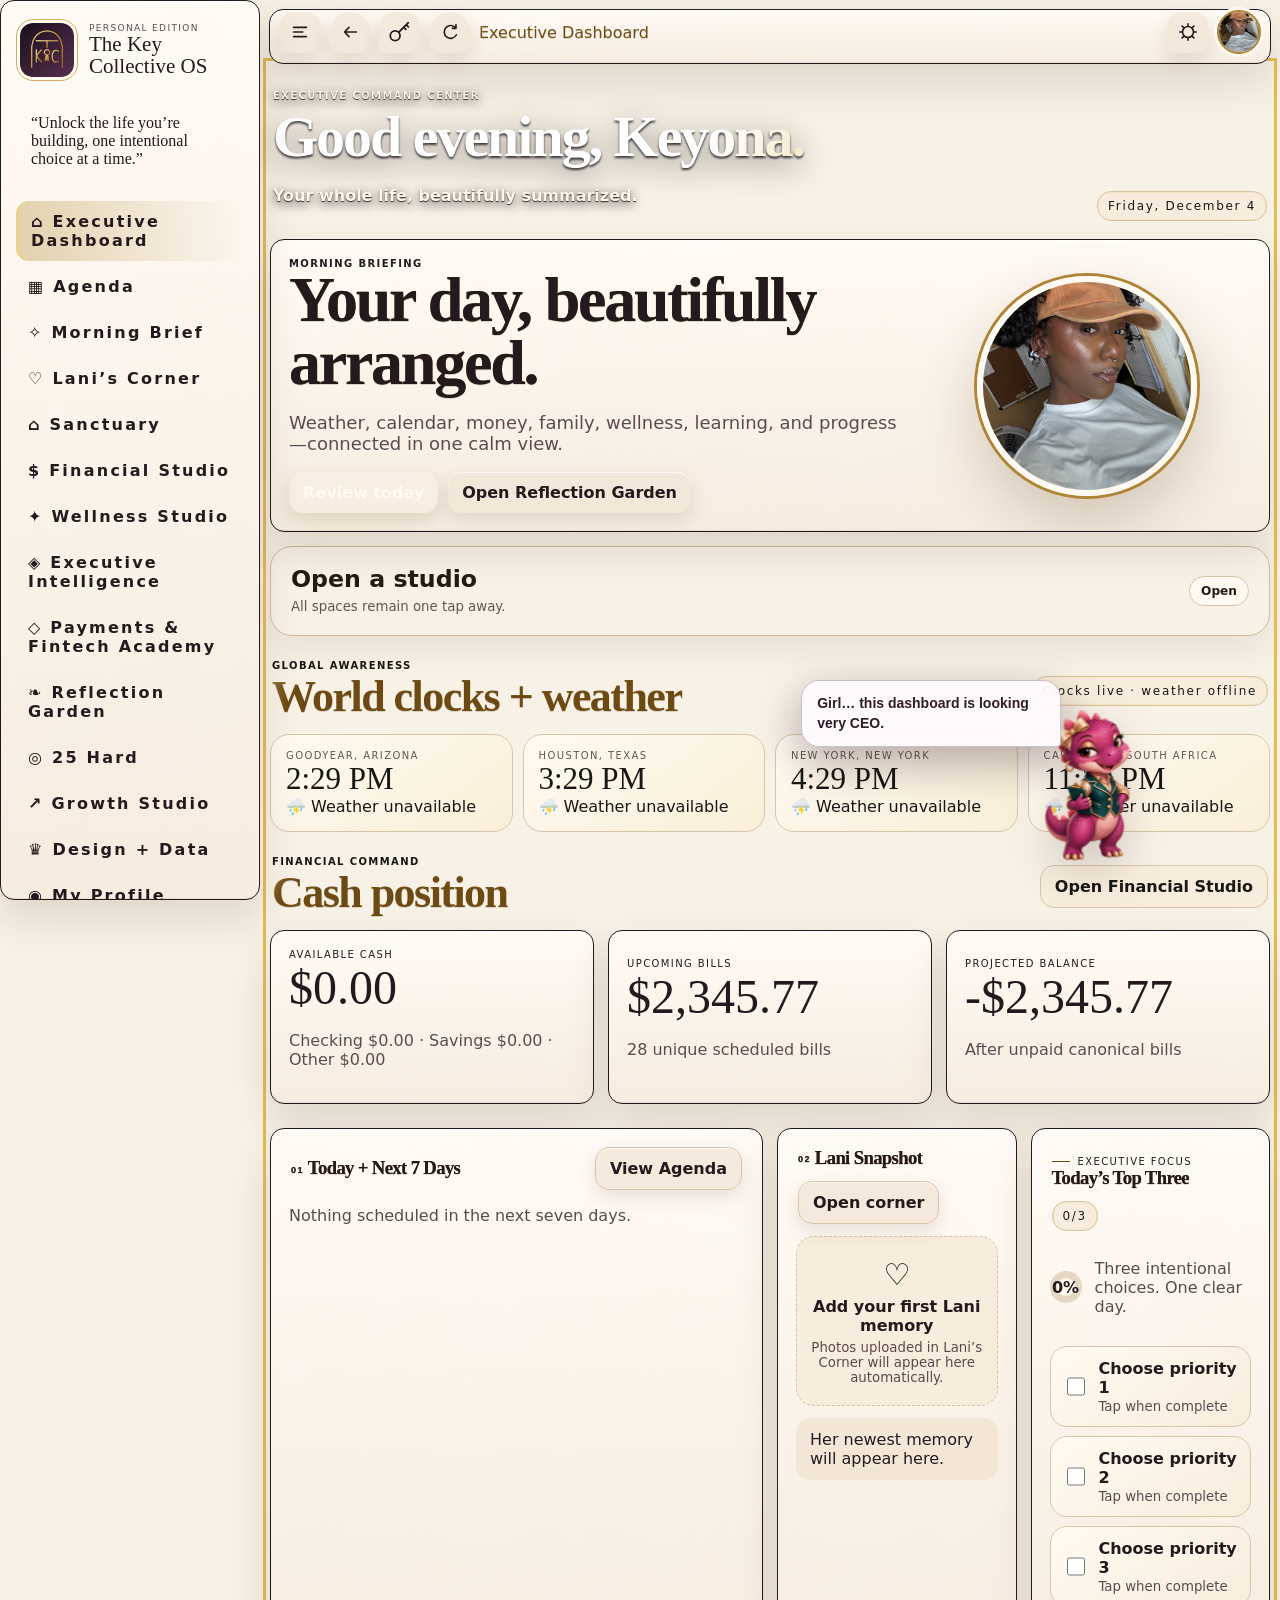
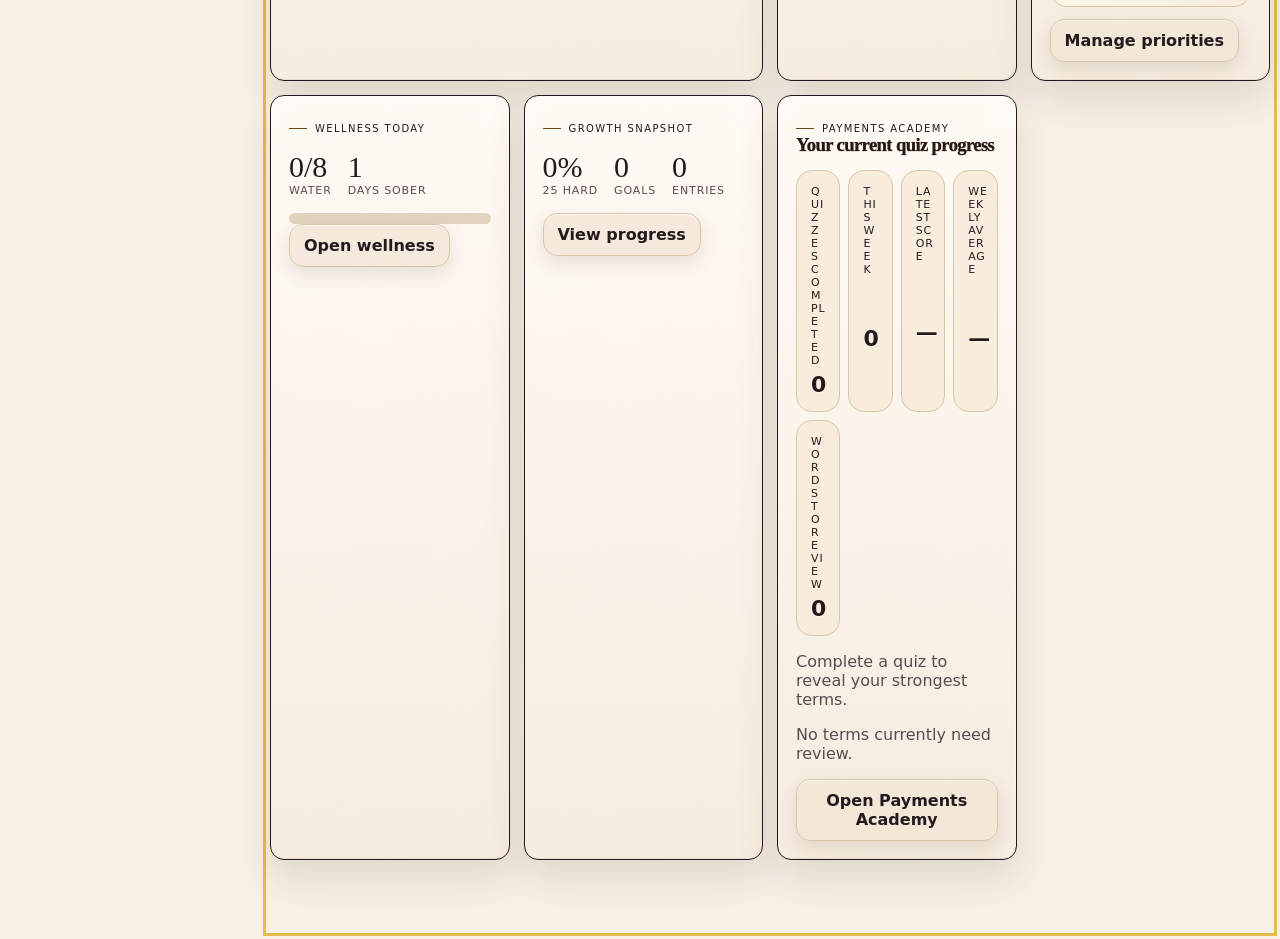
<file: index.html>
<!doctype html><html lang="en"><head>
<meta charset="utf-8"><meta name="viewport" content="width=device-width,initial-scale=1,viewport-fit=cover">
<meta name="theme-color" content="#321d32">
<meta name="mobile-web-app-capable" content="yes">
  <meta name="apple-mobile-web-app-capable" content="yes">
  <meta name="apple-mobile-web-app-title" content="Key Collective">
  <meta name="apple-mobile-web-app-status-bar-style" content="black-translucent">
  <meta name="application-name" content="The Key Collective OS">
  <meta name="format-detection" content="telephone=no"><title>The Key Collective OS</title>
<link rel="manifest" href="manifest.webmanifest?v=16.55.59"><link rel="icon" type="image/png" sizes="192x192" href="icon-192.png?v=16.55.59"><link rel="apple-touch-icon" sizes="180x180" href="apple-touch-icon.png?v=16.55.59">
<link rel="preconnect" href="https://fonts.googleapis.com"><link rel="preconnect" href="https://fonts.gstatic.com" crossorigin><link href="https://fonts.googleapis.com/css2?family=Baloo+2:wght@600;700;800&family=Bree+Serif&family=DM+Serif+Display:ital@0;1&family=Fredoka:wght@500;600;700;800&family=Nunito:wght@400;600;700;800;900&display=swap" rel="stylesheet"><link rel="stylesheet" href="tokens.css?v=16.57.3"><link rel="stylesheet" href="app.css?v=16.58.44"><link rel="stylesheet" href="lani-atelier.css?v=16.57.50"><link rel="stylesheet" href="lani-responsive.css?v=16.57.50"><link rel="stylesheet" href="lani-global-collection.css?v=16.58.55">
</head><link rel="stylesheet" href="lani-global-collection.css?v=16.58.62"><link rel="stylesheet" href="global-card-collection.css?v=16.58.63"><body>
<div id="appShell" class="app-shell">
  <div id="menuScrim" class="menu-scrim" aria-hidden="true"></div>
  <aside id="sidebar" class="sidebar" aria-label="Primary navigation">
    <div class="brand"><img src="icon-192.png" alt="TKC — The Key Collective"><div><small>PERSONAL EDITION</small><strong>The Key<br>Collective OS</strong></div></div>
    <blockquote>“Unlock the life you’re building, one intentional choice at a time.”</blockquote>
    <nav id="nav"></nav>
  </aside>
  <main>
    <header class="topbar">
      <button id="menuButton" class="icon-button mobile-only" aria-label="Open menu"><svg viewBox="0 0 24 24" aria-hidden="true"><path d="M5 7h14M5 12h10M5 17h14"/></svg></button>
      <button id="backButton" class="icon-button" aria-label="Go back"><svg viewBox="0 0 24 24" aria-hidden="true"><path d="M19 12H6m5-5-5 5 5 5"/></svg></button>
      <button id="homeButton" class="icon-button" aria-label="Go to dashboard"><svg viewBox="0 0 24 24" aria-hidden="true"><circle cx="7.5" cy="15.5" r="4.5"/><path d="m10.7 12.3 9-9M15.4 7.6l2 2M17.7 5.3l2 2"/></svg></button>
      <button id="refreshButton" class="icon-button" aria-label="Refresh this page"><svg viewBox="0 0 24 24" aria-hidden="true"><path d="M18.5 8A7 7 0 1 0 19 15M18.5 8V4m0 4h-4"/></svg></button>
      <span id="breadcrumb">Executive Dashboard</span><span class="spacer"></span>
      <button id="themeButton" class="icon-button" aria-label="Toggle theme"><svg viewBox="0 0 24 24" aria-hidden="true"><circle cx="12" cy="12" r="6"/><path d="M12 3v2m0 14v2M3 12h2m14 0h2M5.6 5.6 7 7m10 10 1.4 1.4M18.4 5.6 17 7M7 17l-1.4 1.4"/></svg></button>
      <img class="avatar" title="Open My Profile" src="profile.jpg" alt="Key profile photo">
    </header>
    <div id="page" class="page" tabindex="-1"></div>
  </main>
</div>
<div id="offlineBanner" class="offline-banner">Offline mode · saved features remain available</div>
<div id="toast" class="toast" role="status"></div>
<script type="module" src="app.js?v=16.58.55"></script>
</body></html>
</file>
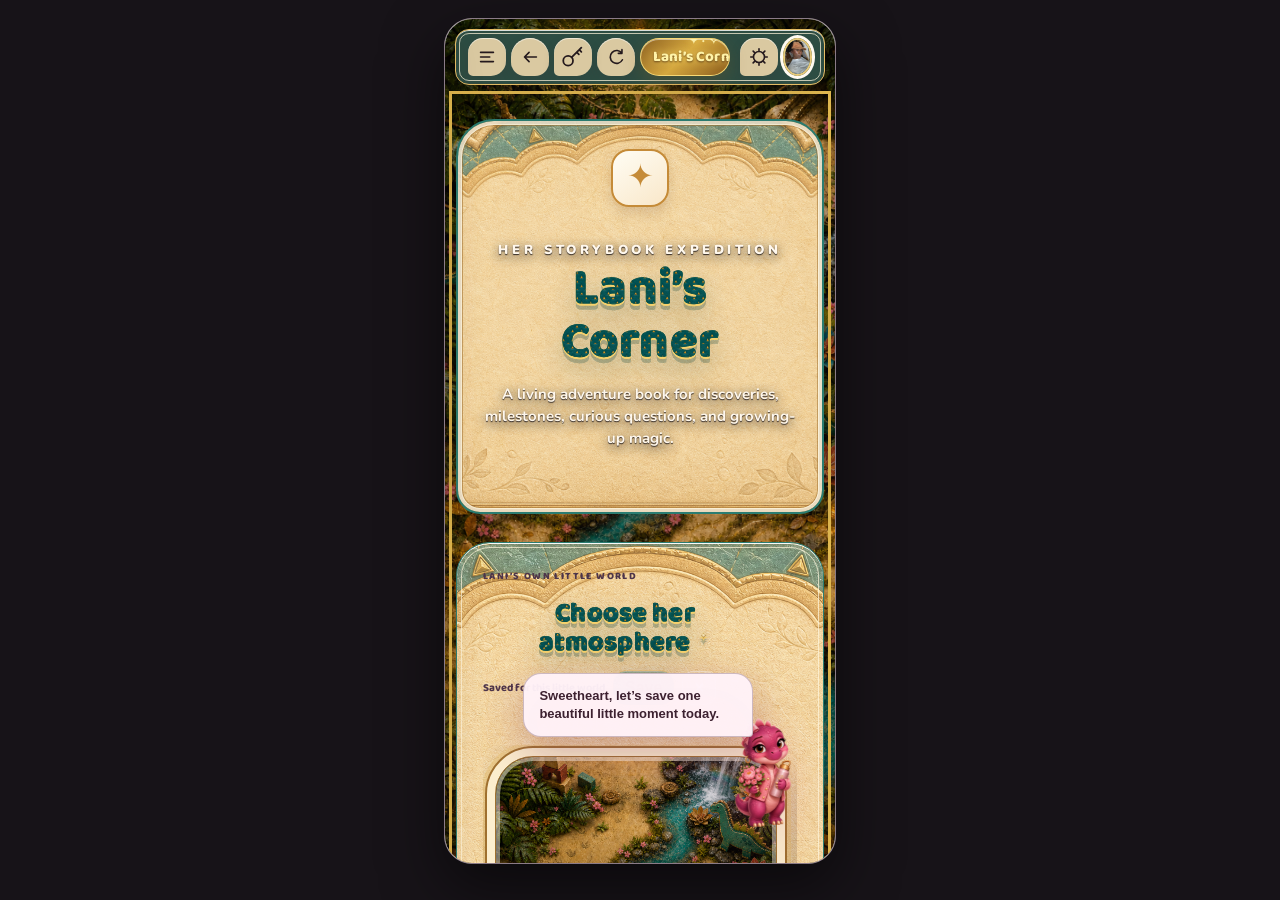
<file: qa/lani-global-collection/phone-harness.html>
<!doctype html>
<meta charset="utf-8">
<title>Lani phone QA</title>
<style>
  html,body{margin:0;min-height:100%;background:#171318;color:#fff;font:14px system-ui}
  body{display:grid;place-items:start center;padding:18px;box-sizing:border-box}
  iframe{width:390px;height:844px;border:1px solid #8b7b87;border-radius:28px;background:#fff;box-shadow:0 22px 60px #0008}
</style>
<iframe id="preview" title="Lani phone preview" src="../../index.html?review=lani-phone-qa&fresh=16.58.8#lani"></iframe>
<script>
  const previewFrame = document.getElementById('preview');
  previewFrame.addEventListener('load',()=>setTimeout(()=>previewFrame.contentDocument.querySelector('.app-shell')?.classList.remove('menu-open'),300));
</script>
</file>
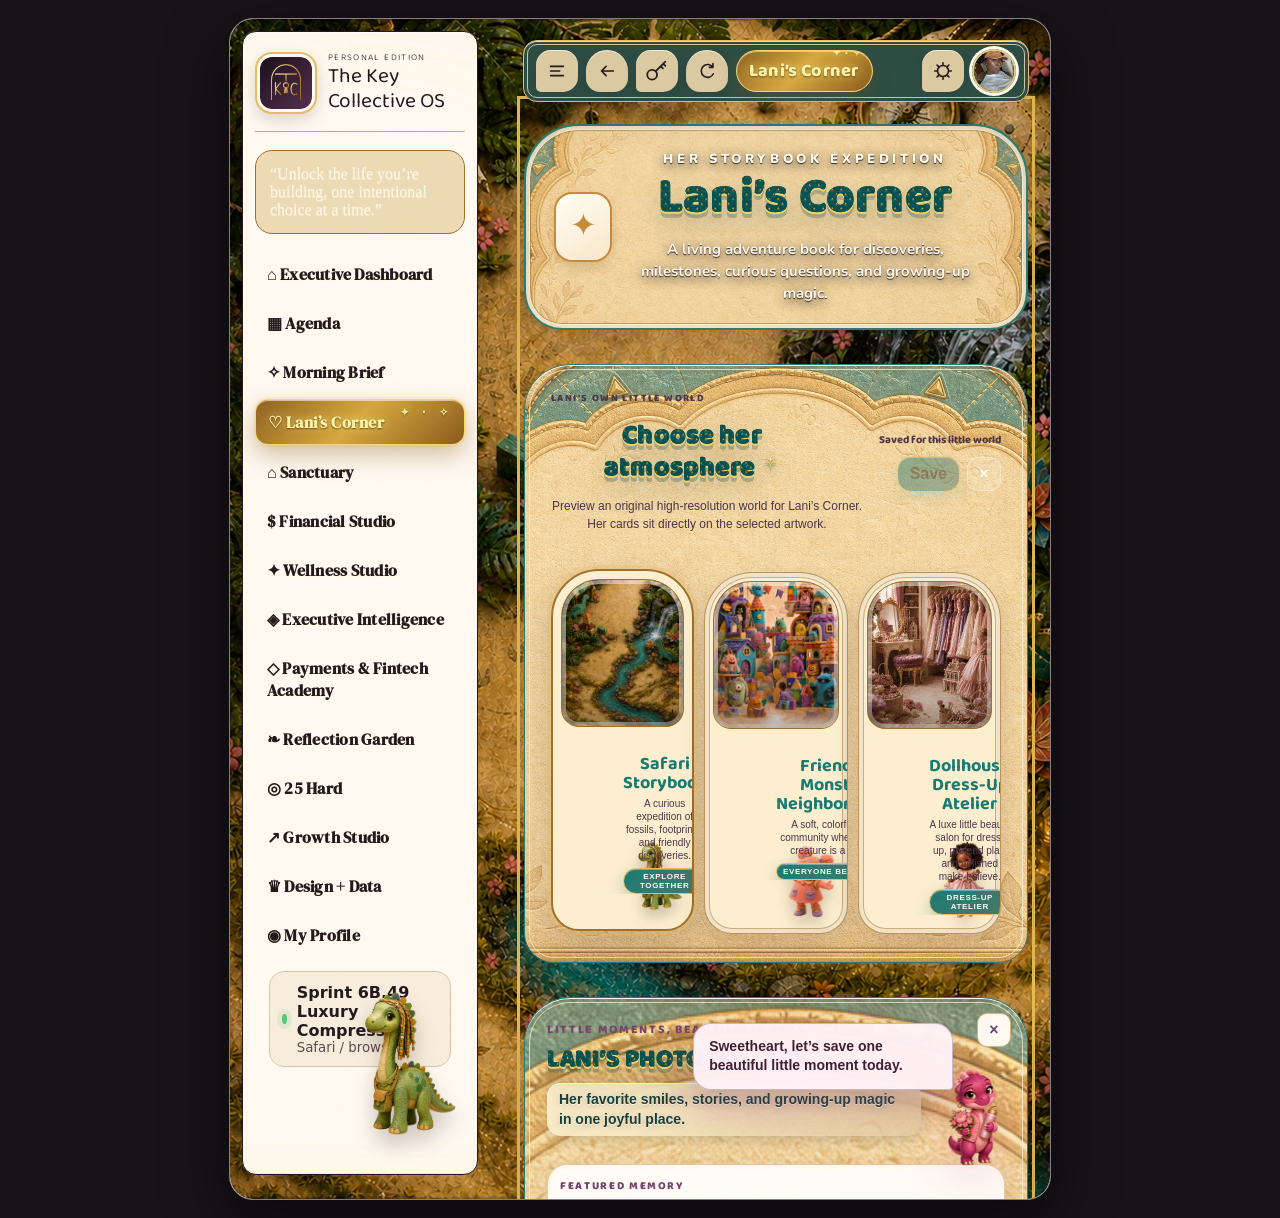
<file: qa/lani-global-collection/tablet-harness.html>
<!doctype html>
<meta charset="utf-8">
<title>Lani tablet QA</title>
<style>
  html,body{margin:0;min-height:100%;background:#171318;color:#fff;font:14px system-ui}
  body{display:grid;place-items:start center;padding:18px;box-sizing:border-box}
  iframe{width:820px;height:1180px;border:1px solid #8b7b87;border-radius:24px;background:#fff;box-shadow:0 22px 60px #0008}
</style>
<iframe id="preview" title="Lani tablet preview" src="../../index.html?review=lani-tablet-qa&fresh=16.58.8#lani"></iframe>
<script>
  const previewFrame = document.getElementById('preview');
  previewFrame.addEventListener('load',()=>setTimeout(()=>previewFrame.contentDocument.querySelector('.app-shell')?.classList.remove('menu-open'),300));
</script>
</file>
<file: tokens.css>
:root{--ivory:#f8f1e6;--cream:#efe2cf;--paper:#fffaf1;--paper2:#f8eddc;--ink:#241b14;--muted:#6c5d51;--gold:#af8436;--gold2:#ead08a;--gold3:#684915;--sage:#6f806b;--rose:#e8b9ca;--rose2:#bd668b;--line:#d8c5a8;--shadow:0 18px 46px rgba(67,43,13,.14);--radius:24px;--hero:#c9a44e;--heroInk:#21170e;--success:#52745b;--warning:#9a5f28;--danger:#9b4d48;--focus:#7657b4;--font-display:Georgia,'Times New Roman',serif;--font-body:Inter,ui-sans-serif,system-ui,-apple-system,BlinkMacSystemFont,'Segoe UI',sans-serif}
:root[data-theme="champagne"]{--ivory:#f8f1e6;--cream:#efe2cf;--paper:#fffaf1;--paper2:#f8eddc;--ink:#241b14;--muted:#6c5d51;--gold:#af8436;--gold2:#ead08a;--gold3:#684915;--sage:#6f806b;--rose:#e8b9ca;--rose2:#bd668b;--line:#d8c5a8;--hero:#c9a44e;--heroInk:#21170e}
:root[data-theme="ivory"]{--ivory:#fcfaf5;--cream:#f2eee5;--paper:#ffffff;--paper2:#f7f3eb;--ink:#1e1c19;--muted:#625d55;--gold:#9d7836;--gold2:#e6d2a4;--gold3:#654916;--sage:#728171;--rose:#e8c6cf;--rose2:#aa6579;--line:#ded7c9;--hero:#e8dfcc;--heroInk:#201c17}
:root[data-theme="midnight"]{--ivory:#14171b;--cream:#1b2026;--paper:#20262d;--paper2:#272f38;--ink:#f7f0e4;--muted:#c9c0b2;--gold:#d5ad58;--gold2:#efd88f;--gold3:#f0ca70;--sage:#8ca598;--rose:#dca0b8;--rose2:#efa5c3;--line:#46505a;--shadow:0 22px 58px rgba(0,0,0,.44);--hero:#2b3440;--heroInk:#fff7e8}
:root[data-theme="espresso"]{--ivory:#1b1410;--cream:#251b15;--paper:#2c2019;--paper2:#35271f;--ink:#fff1dd;--muted:#d6c1aa;--gold:#d0a45a;--gold2:#ebce8a;--gold3:#f4d58e;--sage:#9caf93;--rose:#dba2ae;--rose2:#efb2c1;--line:#5a4738;--shadow:0 22px 58px rgba(0,0,0,.48);--hero:#4a3325;--heroInk:#fff4df}
:root[data-theme="obsidian"]{--ivory:#0f1011;--cream:#171819;--paper:#1d1f20;--paper2:#242627;--ink:#faf5e8;--muted:#c8c1b4;--gold:#d9b85f;--gold2:#f1dc91;--gold3:#f2cc63;--sage:#91a18d;--rose:#d39bad;--rose2:#e9a7bd;--line:#444646;--shadow:0 22px 62px rgba(0,0,0,.56);--hero:#252523;--heroInk:#fff8e7}
:root[data-theme="sage"]{--ivory:#edf1e9;--cream:#dfe6db;--paper:#f9fbf6;--paper2:#e9efe5;--ink:#1d2a21;--muted:#56665a;--gold:#9a7a37;--gold2:#ded09b;--gold3:#665016;--sage:#55705d;--rose:#d9b9bd;--rose2:#a96876;--line:#c4d0c1;--hero:#8ba08a;--heroInk:#122018}
:root[data-theme="rose"]{--ivory:#fbf0f2;--cream:#f2dfe4;--paper:#fff9fa;--paper2:#f8e9ed;--ink:#332126;--muted:#755c64;--gold:#a88443;--gold2:#ead3a0;--gold3:#6b4e1c;--sage:#758779;--rose:#d99bb0;--rose2:#a74f72;--line:#dfc4cd;--hero:#d7a0b2;--heroInk:#2e1720}
:root[data-theme="ocean"]{--ivory:#eaf2f3;--cream:#dae7e9;--paper:#f8fcfc;--paper2:#e6f0f2;--ink:#17282e;--muted:#50666d;--gold:#9b7d42;--gold2:#ddd0a7;--gold3:#675020;--sage:#5f8581;--rose:#d2b5c0;--rose2:#9f647a;--line:#bfd2d5;--hero:#75a0a8;--heroInk:#10262b}
:root[data-theme="lavender"]{--ivory:#f2eff8;--cream:#e5dff0;--paper:#fbf9ff;--paper2:#eee9f7;--ink:#292239;--muted:#655c78;--gold:#9f7f42;--gold2:#e2cf9d;--gold3:#6b501b;--sage:#758878;--rose:#d5abc5;--rose2:#a66791;--line:#d0c6df;--hero:#a995c5;--heroInk:#20172e}
:root[data-theme="autumn"]{--ivory:#f5eadc;--cream:#ead8c3;--paper:#fff8ed;--paper2:#f2e3d0;--ink:#352116;--muted:#735b4b;--gold:#a8732d;--gold2:#dfbd78;--gold3:#6c4312;--sage:#79816a;--rose:#d59a87;--rose2:#a95442;--line:#d6bda4;--hero:#b87543;--heroInk:#27150c}
:root[data-theme="sapphire"]{--ivory:#111928;--cream:#182338;--paper:#202d45;--paper2:#273754;--ink:#f5f4ec;--muted:#c2c9d6;--gold:#d4b35e;--gold2:#edd993;--gold3:#f0ce70;--sage:#83a59c;--rose:#cba1b8;--rose2:#e2a5c3;--line:#435575;--shadow:0 22px 60px rgba(0,0,0,.48);--hero:#294269;--heroInk:#fff9e9}
:root[data-theme="desert"]{--ivory:#f8eee4;--cream:#efdccd;--paper:#fff9f3;--paper2:#f5e5d8;--ink:#35231b;--muted:#745e53;--gold:#ad7b39;--gold2:#e5c58f;--gold3:#714919;--sage:#7e8a72;--rose:#d98f82;--rose2:#ad514a;--line:#ddc4b1;--hero:#d28b68;--heroInk:#30180f}
:root[data-radius="classic"]{--radius:14px}:root[data-radius="soft"]{--radius:24px}:root[data-radius="ultra"]{--radius:34px}
:root[data-type="editorial"]{--font-display:'Times New Roman',Georgia,serif;--font-body:Arial,sans-serif}:root[data-type="modern"]{--font-display:Arial,sans-serif;--font-body:Arial,sans-serif}
:root[data-type="executive"]{--font-display:Georgia,'Times New Roman',serif;--font-body:Inter,ui-sans-serif,system-ui,sans-serif;--type-heading-weight:700;--type-heading-spacing:-.035em;--type-label-spacing:.14em}:root[data-type="classic"]{--font-display:Georgia,'Times New Roman',serif;--font-body:Inter,ui-sans-serif,system-ui,sans-serif;--type-heading-weight:600;--type-heading-spacing:0;--type-label-spacing:.08em}:root[data-type="minimal"]{--font-display:Inter,ui-sans-serif,system-ui,sans-serif;--font-body:Inter,ui-sans-serif,system-ui,sans-serif;--type-heading-weight:700;--type-heading-spacing:-.02em;--type-label-spacing:.12em}:root[data-type="feminine"]{--font-display:'Palatino Linotype',Palatino,Georgia,serif;--font-body:Inter,ui-sans-serif,system-ui,sans-serif;--type-heading-weight:600;--type-heading-spacing:-.015em;--type-label-spacing:.12em}:root[data-type="urban"]{--font-display:Inter,ui-sans-serif,system-ui,sans-serif;--font-body:Inter,ui-sans-serif,system-ui,sans-serif;--type-heading-weight:800;--type-heading-spacing:.01em;--type-label-spacing:.16em}
:root[data-motion="reduced"] *{animation-duration:.001ms!important;animation-iteration-count:1!important;transition-duration:.001ms!important;scroll-behavior:auto!important}
</file>
<file: app.css>
*{box-sizing:border-box}html{scroll-behavior:smooth}body{margin:0;background:radial-gradient(circle at 15% 0,rgba(239,217,141,.22),transparent 30%),linear-gradient(180deg,var(--ivory),var(--cream));color:var(--ink);font-family:Inter,-apple-system,BlinkMacSystemFont,"Segoe UI",sans-serif;min-height:100vh}button,input,textarea,select{font:inherit}button{cursor:pointer}.app-shell{display:grid;grid-template-columns:260px 1fr;min-height:100vh}.sidebar{position:sticky;top:0;height:100vh;overflow:auto;background:linear-gradient(180deg,#181612,#292218);color:#fff;padding:18px 15px;z-index:30}.brand{display:flex;gap:11px;align-items:center}.brand img{width:62px;height:62px;border-radius:17px;object-fit:cover;border:1px solid #d2ae5b}.brand small{display:block;color:#d8c9a4;letter-spacing:.15em;font-size:9px}.brand strong{font:21px/1.05 Georgia,serif}.sidebar blockquote{margin:18px 0;padding:14px;border:1px solid #ffffff24;border-radius:17px;background:#ffffff0c;font:16px Georgia,serif;color:#f0e5cf}.sidebar nav{display:grid;gap:5px}.nav-button{border:0;border-radius:13px;padding:11px 12px;background:transparent;color:#eee4d2;text-align:left;font-weight:750}.nav-button:hover,.nav-button.active{background:linear-gradient(90deg,#b892425f,#ffffff0d);border-left:3px solid var(--gold2)}main{min-width:0;padding:9px}.topbar{position:sticky;top:7px;z-index:20;display:flex;align-items:center;gap:8px;padding:9px;border:1px solid var(--line);background:color-mix(in srgb,var(--paper) 90%,transparent);backdrop-filter:blur(16px);border-radius:20px;box-shadow:var(--shadow)}.icon-button{width:42px;height:42px;border-radius:13px;border:1px solid var(--line);background:var(--paper);color:var(--ink);font-weight:900}.spacer{flex:1}.avatar{width:44px;height:44px;border-radius:50%;object-fit:cover;border:2px solid var(--gold);box-shadow:0 0 0 3px var(--paper)}.page{max-width:1500px;margin:auto;padding:22px 1px 70px;outline:none}.pagehead{display:flex;justify-content:space-between;align-items:end;gap:14px;margin:4px 3px 18px}.pagehead h1{margin:2px 0;font:clamp(35px,5vw,58px) Georgia,serif}.eyebrow{font-size:10px;letter-spacing:.19em;color:var(--gold3);font-weight:900;text-transform:uppercase}.sub,.muted{color:var(--muted)}.grid{display:grid;gap:14px}.g2{grid-template-columns:repeat(2,minmax(0,1fr))}.g3{grid-template-columns:repeat(3,minmax(0,1fr))}.g4{grid-template-columns:repeat(4,minmax(0,1fr))}.card{position:relative;overflow:hidden;background:linear-gradient(145deg,var(--paper),var(--paper2));border:1px solid var(--line);border-radius:var(--radius);padding:18px;box-shadow:var(--shadow)}.card.luxe:before{content:"❧";position:absolute;right:14px;top:8px;font-size:42px;color:color-mix(in srgb,var(--gold) 30%,transparent)}.gradient-card{background:linear-gradient(135deg,color-mix(in srgb,var(--paper) 72%,var(--gold2)),var(--paper),color-mix(in srgb,var(--paper) 82%,var(--sage)));transform:translateZ(0)}.card h2,.card h3{font-family:Georgia,serif;margin:0 0 9px}.metric{font:31px Georgia,serif}.mini{font-size:10px;text-transform:uppercase;letter-spacing:.1em;color:var(--muted)}.row{display:flex;gap:9px;align-items:center;justify-content:space-between;flex-wrap:wrap}.stack{display:grid;gap:10px}.btn{border:0;border-radius:14px;padding:11px 14px;background:linear-gradient(135deg,var(--gold3),var(--gold));color:white;font-weight:850;box-shadow:0 7px 18px rgba(118,87,29,.18)}.btn.secondary{background:linear-gradient(135deg,#455744,var(--sage))}.btn.ghost{background:var(--paper2);color:var(--ink);border:1px solid var(--line);box-shadow:none}.btn.danger{background:#743333}.input,textarea,select{width:100%;padding:11px 12px;border-radius:14px;border:1px solid var(--line);background:var(--paper);color:var(--ink)}textarea{resize:vertical}.pill{display:inline-flex;align-items:center;gap:5px;padding:7px 10px;border:1px solid var(--line);border-radius:999px;background:var(--paper2);font-size:12px}.bar{height:11px;border-radius:99px;background:color-mix(in srgb,var(--line) 70%,transparent);overflow:hidden}.bar span{height:100%;display:block;border-radius:99px;background:linear-gradient(90deg,var(--gold3),var(--gold2),var(--gold));box-shadow:0 0 16px rgba(239,217,141,.6)}.module-grid{display:grid;grid-template-columns:repeat(6,minmax(0,1fr));gap:10px}.module{min-height:110px;border:1px solid var(--line);border-radius:21px;background:linear-gradient(145deg,color-mix(in srgb,var(--paper) 75%,var(--gold2)),var(--paper));box-shadow:var(--shadow);color:var(--ink);display:grid;place-items:center;text-align:center;font-weight:850;padding:13px}.module .icon{font-size:33px;filter:drop-shadow(0 6px 6px rgba(70,45,10,.17))}.hero{min-height:230px;background:linear-gradient(125deg,var(--paper) 52%,color-mix(in srgb,var(--paper) 45%,var(--gold2)));display:grid;grid-template-columns:1.3fr .7fr;align-items:center}.hero img{width:180px;height:180px;border-radius:50%;object-fit:cover;border:6px solid var(--paper);box-shadow:0 0 0 3px var(--gold),var(--shadow);justify-self:center}.weather-grid{display:grid;grid-template-columns:repeat(4,minmax(0,1fr));gap:10px}.weather-card{padding:15px;border-radius:19px;background:linear-gradient(145deg,var(--paper),color-mix(in srgb,var(--paper) 75%,var(--gold2)));border:1px solid var(--line)}.calendar{display:grid;grid-template-columns:repeat(7,1fr);gap:6px}.dow{text-align:center;font-size:11px;font-weight:900;color:var(--muted)}.day{min-height:82px;padding:7px;text-align:left;border-radius:13px;border:1px solid var(--line);background:var(--paper)}.day.today{background:color-mix(in srgb,var(--paper) 45%,var(--gold2))}.agenda-item,.entry{padding:12px;border:1px solid var(--line);border-radius:15px;background:var(--paper);margin:8px 0}.gallery{display:grid;grid-template-columns:repeat(3,1fr);gap:9px}.gallery img{width:100%;aspect-ratio:1;object-fit:cover;border-radius:16px}.slideshow{height:320px;position:relative;border-radius:22px;overflow:hidden;background:#f9dbe7}.slideshow img{position:absolute;inset:0;width:100%;height:100%;object-fit:cover;opacity:0;transition:opacity .8s}.slideshow img.active{opacity:1}.lani-page{background:linear-gradient(180deg,#fff5fa,#f8dcea);border-radius:28px;padding:16px}.lani-page .card{--paper:#fffafd;--paper2:#fdebf3;--line:#efbfd1;--gold:#d77aa0;--gold2:#f3bdd2;--gold3:#9e456a}.funfacts{display:grid;grid-template-columns:repeat(2,1fr);gap:8px}.prompt{font:20px Georgia,serif;padding:17px;border-left:5px solid var(--gold);background:color-mix(in srgb,var(--paper) 55%,var(--gold2));border-radius:0 18px 18px 0}.toast{position:fixed;right:20px;bottom:20px;background:#17130f;color:#fff;padding:12px 16px;border-radius:13px;opacity:0;transform:translateY(8px);transition:.2s;z-index:90}.toast.show{opacity:1;transform:none}.menu-scrim{display:none}.mobile-only{display:none}.status{padding:9px 11px;border-radius:12px;background:color-mix(in srgb,var(--paper) 75%,var(--gold2));border:1px solid var(--line)}
@media(max-width:1100px){.module-grid{grid-template-columns:repeat(3,1fr)}.g4,.weather-grid{grid-template-columns:repeat(2,1fr)}}
@media(max-width:780px){.app-shell{display:block}.sidebar{position:fixed;left:-280px;width:260px;transition:left .25s}.app-shell.menu-open .sidebar{left:0}.menu-scrim{display:block;position:fixed;inset:0;background:#0008;opacity:0;pointer-events:none;transition:.2s;z-index:25}.app-shell.menu-open .menu-scrim{opacity:1;pointer-events:auto}.mobile-only{display:inline-grid}.g2,.g3,.g4,.weather-grid,.hero{grid-template-columns:1fr}.module-grid{grid-template-columns:repeat(2,1fr)}.calendar{gap:3px}.day{min-height:58px;font-size:12px}.pagehead{align-items:flex-start;flex-direction:column}.gallery{grid-template-columns:repeat(2,1fr)}}

/* Milestone 2: executive dashboard + responsive foundation patch */
.command-banner{min-height:260px;display:grid;grid-template-columns:minmax(0,1.3fr) minmax(180px,.7fr);align-items:center;gap:24px;background:radial-gradient(circle at 84% 12%,rgba(239,217,141,.35),transparent 30%),linear-gradient(135deg,var(--paper),color-mix(in srgb,var(--paper) 68%,var(--gold2)))}
.command-banner h2{font-size:clamp(34px,5vw,64px);line-height:.98;max-width:720px}.command-banner p{font-size:18px;max-width:760px}.command-banner img{width:min(220px,70vw);aspect-ratio:1;border-radius:50%;object-fit:cover;border:6px solid var(--paper);box-shadow:0 0 0 3px var(--gold),0 25px 60px rgba(72,51,18,.22);justify-self:center}.briefing-actions{display:flex;gap:10px;flex-wrap:wrap;margin-top:18px}
.dashboard-section{margin-top:24px}.section-title{display:flex;justify-content:space-between;align-items:center;gap:12px;flex-wrap:wrap;margin:0 2px 12px}.section-title h2,.section-title h3{margin:0;font-family:Georgia,serif}.section-title h2{font-size:clamp(28px,4vw,44px)}
.premium-modules .module{position:relative;overflow:hidden;align-content:center;gap:7px;background:linear-gradient(145deg,color-mix(in srgb,var(--paper) 70%,var(--gold2)),var(--paper) 58%,color-mix(in srgb,var(--paper) 88%,var(--sage)));box-shadow:inset 0 1px rgba(255,255,255,.55),0 16px 32px rgba(80,58,25,.13);transition:transform .2s ease,box-shadow .2s ease,border-color .2s ease}.premium-modules .module:before{content:"";position:absolute;inset:-40% 40% 45% -30%;transform:rotate(22deg);background:linear-gradient(90deg,transparent,rgba(255,255,255,.34),transparent)}.premium-modules .module:hover,.premium-modules .module:focus-visible{transform:translateY(-3px);box-shadow:inset 0 1px rgba(255,255,255,.65),0 22px 42px rgba(80,58,25,.18);border-color:var(--gold)}.premium-modules .module strong{font-size:16px}.premium-modules .module small{color:var(--muted);font-size:11px;font-weight:600}.premium-modules .module .icon{font-size:31px}
.finance-strip{display:grid;grid-template-columns:repeat(3,minmax(0,1fr));gap:14px}.metric-card{min-height:165px;display:flex;flex-direction:column;justify-content:center;background:linear-gradient(145deg,color-mix(in srgb,var(--paper) 68%,var(--gold2)),var(--paper),color-mix(in srgb,var(--paper) 90%,var(--sage)))}.metric-card .metric{font-size:clamp(32px,5vw,48px)}.warning-card{background:linear-gradient(145deg,color-mix(in srgb,var(--paper) 65%,#e7b9aa),var(--paper))}
.dashboard-grid{display:grid;grid-template-columns:repeat(4,minmax(0,1fr));gap:14px;margin-top:24px}.dashboard-panel{min-height:210px}.dashboard-panel.span-2{grid-column:span 2}.priority-list{display:grid;gap:9px;margin-bottom:12px}.priority-card{display:flex;gap:10px;align-items:center;padding:12px;border:1px solid var(--line);border-radius:17px;background:linear-gradient(145deg,var(--paper),var(--paper2))}.priority-card input{width:21px;height:21px;accent-color:var(--gold3)}.priority-card span{display:grid;gap:2px}.priority-card small{color:var(--muted)}.metric-row{display:flex;gap:16px;flex-wrap:wrap;margin:16px 0}.metric-row span{display:grid}.metric-row b{font:30px Georgia,serif}.metric-row small{font-size:11px;text-transform:uppercase;letter-spacing:.08em;color:var(--muted)}
.card a.entry{display:block;overflow-wrap:anywhere;word-break:break-word}.card .stack .btn,.card .btn{max-width:100%;white-space:normal}.card .row>*{min-width:0}.entry{overflow-wrap:anywhere}.topbar{padding-left:max(9px,env(safe-area-inset-left));padding-right:max(9px,env(safe-area-inset-right))}.page{padding-bottom:calc(70px + env(safe-area-inset-bottom))}
@media(max-width:1100px){.dashboard-grid{grid-template-columns:repeat(2,minmax(0,1fr))}.finance-strip{grid-template-columns:repeat(3,minmax(0,1fr))}}
@media(max-width:780px){main{padding:7px}.topbar{top:6px}.command-banner{grid-template-columns:1fr;text-align:left}.command-banner img{width:170px;justify-self:start}.finance-strip,.dashboard-grid{grid-template-columns:1fr}.dashboard-panel.span-2{grid-column:auto}.premium-modules .module{min-height:150px}.section-title .btn{width:auto}.card{padding:16px}.card .row{align-items:stretch}.card .row>.btn,.card .row>a.btn{flex:1 1 150px}.funfacts{grid-template-columns:1fr}.lani-page{padding:10px}.pagehead h1{font-size:43px}.topbar #breadcrumb{font-size:16px}.weather-card .metric{font-size:29px}}
@media(max-width:420px){.module-grid{gap:9px}.premium-modules .module{min-height:138px;padding:11px}.command-banner{padding:20px}.command-banner h2{font-size:42px}.weather-card{padding:14px}.icon-button{width:40px;height:40px}.avatar{width:42px;height:42px}.topbar{gap:6px}.card .btn,.btn{padding:10px 12px}}

/* Milestone 3 — Lani's Corner */
.lani-page{position:relative;isolation:isolate;background:radial-gradient(circle at 10% 4%,rgba(255,255,255,.96),transparent 26%),linear-gradient(160deg,#fff9fc 0%,#ffe9f3 48%,#f7d7e6 100%);border:1px solid #efbfd1;box-shadow:0 28px 70px rgba(132,65,94,.15);color:#38262f;overflow:hidden}.lani-page:before,.lani-page:after{content:"";position:absolute;border-radius:50%;filter:blur(3px);z-index:-1}.lani-page:before{width:260px;height:260px;right:-100px;top:180px;background:rgba(255,199,222,.35)}.lani-page:after{width:210px;height:210px;left:-100px;bottom:120px;background:rgba(226,205,255,.32)}.lani-page .sub,.lani-page .muted{color:#785d69}.lani-page .eyebrow{color:#9e456a}.lani-page .card{--paper:#fffafd;--paper2:#fdebf3;--line:#eebbd0;--gold:#cf648f;--gold2:#f4bdd4;--gold3:#994061;color:#38262f;box-shadow:0 17px 38px rgba(130,71,96,.13)}.lani-page textarea,.lani-page input{color:#38262f;background:rgba(255,255,255,.72)}.lani-sky{display:flex;justify-content:flex-end;gap:10px;font-size:24px;padding:2px 8px;animation:laniFloat 6s ease-in-out infinite}.lani-stickers{font-size:36px;white-space:nowrap}.lani-hero{display:grid;grid-template-columns:1.4fr .6fr;align-items:center;margin-bottom:14px;background:linear-gradient(135deg,#fffafd,#ffdce9 55%,#e8ddff)}.lani-hero h2{font-size:clamp(30px,5vw,50px)}.lani-quick-facts{display:flex;flex-wrap:wrap;gap:8px}.lani-orbit{display:grid;grid-template-columns:repeat(2,70px);justify-content:center;gap:8px;font-size:42px}.lani-orbit span{display:grid;place-items:center;aspect-ratio:1;border-radius:50%;background:rgba(255,255,255,.68);box-shadow:0 12px 25px rgba(130,71,96,.12)}.lani-orbit span:last-child{grid-column:1/-1;justify-self:center}.slideshow{height:390px;background:linear-gradient(145deg,#f9dbe7,#eadfff);border:1px solid #edbdd0;box-shadow:inset 0 0 0 10px rgba(255,255,255,.34)}.slideshow img{transition:opacity .9s ease,transform 5s ease;transform:scale(1.03)}.slideshow img.active{transform:scale(1.1)}.lani-empty{height:100%;display:grid;place-content:center;text-align:center;gap:8px;padding:30px;color:#5c3c4a}.lani-empty span{font-size:52px}.lani-empty b{font:26px Georgia,serif}.lani-empty small{color:#806574}.slideshow-controls{display:grid;grid-template-columns:auto 1fr auto;gap:10px;align-items:center;margin:10px 0}.slide-dots{display:flex;justify-content:center;gap:6px;flex-wrap:wrap}.slide-dot{width:9px;height:9px;padding:0;border:0;border-radius:50%;background:#d9a9bd}.slide-dot.active{background:#994061;transform:scale(1.35)}.lani-thumbs{display:flex;gap:8px;overflow-x:auto;padding:3px 0 10px;scrollbar-width:thin}.lani-thumb{flex:0 0 65px;height:65px;padding:0;border:2px solid transparent;border-radius:14px;overflow:hidden;background:none}.lani-thumb.active{border-color:#994061}.lani-thumb img{width:100%;height:100%;object-fit:cover}.lani-upload{display:inline-flex}.photo-note{font-size:12px}.sensitive-details{margin-top:14px;border:1px dashed #d99ab4;border-radius:16px;padding:12px;background:rgba(255,255,255,.42)}.sensitive-details summary{cursor:pointer;font-weight:850;color:#7c3655}.sensitive-details label{display:block;margin-top:10px}.memory-timeline{margin-top:14px}.memory-entry{position:relative;display:grid;grid-template-columns:18px 1fr;gap:10px;padding:4px 0 17px}.memory-entry:before{content:"";position:absolute;left:7px;top:15px;bottom:-3px;width:2px;background:#efbfd1}.memory-entry:last-child:before{display:none}.memory-dot{width:16px;height:16px;border-radius:50%;background:linear-gradient(135deg,#994061,#f4bdd4);box-shadow:0 0 0 5px #fff3f8}.text-button{border:0;background:transparent;color:#8c3b5e;text-decoration:underline;padding:0}.snapshot-card{background:linear-gradient(145deg,#fffdf7,#fff1f7)!important}.snapshot-line{display:grid;grid-template-columns:minmax(110px,.8fr) 1.2fr;gap:12px;padding:11px 0;border-bottom:1px solid #eed5df}.snapshot-line:last-child{border-bottom:0}.snapshot-line span{color:#654d58}.check-grid{display:grid;grid-template-columns:repeat(2,minmax(0,1fr));gap:9px}.cute-check{display:flex;align-items:center;gap:10px;padding:13px;border:1px solid #eab7cc;border-radius:16px;background:rgba(255,255,255,.62);font-weight:750}.cute-check input{width:22px;height:22px;accent-color:#bd557f}.dark .lani-page{color:#38262f}.dark .lani-page .card,.dark .lani-page textarea,.dark .lani-page input{color:#38262f}.dark .lani-page .sub,.dark .lani-page .muted{color:#785d69}@keyframes laniFloat{50%{transform:translateY(-5px)}}
@media(max-width:780px){.lani-hero{grid-template-columns:1fr}.lani-orbit{display:none}.lani-stickers{font-size:27px}.slideshow{height:330px}.snapshot-line{grid-template-columns:1fr}.check-grid{grid-template-columns:1fr}.lani-page .pagehead{align-items:start}.lani-page .pagehead h1{font-size:46px}}
@media print{body.print-lani *{visibility:hidden!important}body.print-lani #laniShareCard,body.print-lani #laniShareCard *{visibility:visible!important}body.print-lani #laniShareCard{position:absolute;inset:20px;width:calc(100% - 40px);box-shadow:none;border:2px solid #d9a9bd}}

/* Milestone 4 — Money Studio */
.money-page{display:grid;gap:16px}.money-head{align-items:center}.money-ornament{font-size:clamp(30px,7vw,54px);filter:drop-shadow(0 8px 13px rgba(82,57,14,.2))}.money-hero{display:flex;align-items:center;justify-content:space-between;gap:20px;padding:25px;background:radial-gradient(circle at 80% 15%,rgba(239,217,141,.38),transparent 38%),linear-gradient(135deg,color-mix(in srgb,var(--paper) 82%,var(--gold2)),var(--paper2))}.money-hero h2{font-size:clamp(30px,5vw,52px)}.net-worth-orb{flex:0 0 215px;aspect-ratio:1;border-radius:50%;display:grid;place-content:center;text-align:center;background:radial-gradient(circle at 35% 25%,#fff9d8,#d8af4d 48%,#72500d);border:5px double rgba(255,255,255,.72);box-shadow:0 18px 45px rgba(99,67,12,.28),inset 0 0 32px rgba(255,255,255,.45);color:#221707}.net-worth-orb span{font-size:11px;text-transform:uppercase;letter-spacing:.16em}.net-worth-orb strong{font:clamp(24px,4vw,37px) Georgia,serif}.money-metrics{grid-template-columns:repeat(4,minmax(0,1fr))}.money-primary-grid,.money-secondary-grid,.money-tertiary-grid{margin-top:0}.account-card,.cashflow-card,.bill-manager{min-width:0}.money-form-grid{display:grid;grid-template-columns:repeat(2,minmax(0,1fr));gap:12px;margin:12px 0}.money-form-grid label{display:grid;gap:6px;font-weight:700;color:var(--ink)}.toggle-label{display:flex!important;align-items:center;gap:10px;align-self:end;min-height:54px}.toggle-label input{width:22px;height:22px}.cashflow-card canvas{width:100%;height:250px}.cashflow-legend{display:flex;gap:13px;flex-wrap:wrap;color:var(--muted);font-size:12px}.cashflow-legend span{display:flex;align-items:center;gap:6px}.cashflow-legend i{width:10px;height:10px;border-radius:50%}.legend-income{background:#d8af4d}.legend-bills{background:#b85a5a}.legend-left{background:#63816b}.bill-list,.saving-goal-list,.insight-stack{display:grid;gap:10px;margin-top:16px}.bill-row{display:grid;grid-template-columns:58px minmax(0,1fr) auto;gap:12px;align-items:center;padding:12px;border:1px solid var(--line);border-radius:18px;background:color-mix(in srgb,var(--paper) 86%,var(--gold2));transition:.2s transform,.2s opacity}.bill-row:active{transform:scale(.99)}.bill-row.paid{opacity:.67}.bill-date{width:54px;height:58px;border-radius:14px;display:grid;place-content:center;text-align:center;background:linear-gradient(145deg,var(--gold2),var(--gold));color:#2c1e08;box-shadow:inset 0 1px #fff8}.bill-date span{font-size:10px;text-transform:uppercase}.bill-date b{font:24px Georgia,serif}.bill-info{min-width:0}.bill-info strong{font-size:17px}.bill-info small{display:block;color:var(--muted);margin-top:5px}.bill-actions{text-align:right}.bill-actions>div{display:flex;gap:8px;justify-content:flex-end}.paid-pill{background:#d9eadc;color:#274f32}.danger-text{color:#a13e3e!important}.vault-card{position:relative;overflow:hidden;border:1px solid var(--line);border-radius:21px;padding:16px;background:linear-gradient(135deg,color-mix(in srgb,var(--paper) 82%,var(--gold2)),var(--paper),color-mix(in srgb,var(--paper) 88%,var(--sage)));box-shadow:var(--shadow)}.vault-card.complete{box-shadow:0 0 0 2px color-mix(in srgb,var(--gold) 50%,transparent),0 18px 42px rgba(123,85,10,.24)}.vault-card h4{font:24px Georgia,serif;margin:3px 0}.vault-glow{position:absolute;width:140px;height:140px;border-radius:50%;right:-45px;top:-65px;background:radial-gradient(circle,rgba(255,232,145,.65),transparent 70%);pointer-events:none}.liquid-progress{height:22px;border-radius:99px;background:rgba(89,66,31,.12);overflow:hidden;border:1px solid var(--line);margin:12px 0}.liquid-progress span{display:block;height:100%;border-radius:inherit;background:linear-gradient(90deg,#8d6512,#efcf68,#fff0a6,#af7c16);background-size:180% 100%;animation:goldShimmer 3s linear infinite;box-shadow:inset 0 2px 3px rgba(255,255,255,.6)}@keyframes goldShimmer{to{background-position:180% 0}}.goal-contribute{display:grid;grid-template-columns:minmax(0,1fr) auto auto;gap:8px;margin-top:11px}.compact{padding:10px 13px}.insight{display:grid;grid-template-columns:42px 1fr;gap:10px;align-items:start;padding:13px;border:1px solid var(--line);border-radius:16px;background:color-mix(in srgb,var(--paper) 91%,var(--gold2))}.insight>span{font-size:25px}.insight p{margin:4px 0 0;color:var(--muted)}
/* Lani readability patch carried forward */
.lani-page,.lani-page .card,.lani-page label,.lani-page h1,.lani-page h2,.lani-page h3,.lani-page h4,.lani-page .snapshot-line,.lani-page .cute-check{color:#302128}.lani-page .sub,.lani-page .muted,.lani-page .photo-note{color:#735d68}.lani-page .eyebrow{color:#9d3f68}.lani-page textarea,.lani-page input{color:#302128;background:rgba(255,255,255,.66)}.lani-page .cute-check{display:inline-flex;align-items:center;gap:7px;margin:5px 8px 5px 0;padding:9px 12px;border:1px solid #e8a9c2;border-radius:999px;background:rgba(255,255,255,.58)}.lani-page .cute-check input{width:20px;height:20px;margin:0}.lani-page .snapshot-line{display:grid;grid-template-columns:minmax(120px,.8fr) 1.2fr;gap:12px;padding:10px 0;border-bottom:1px solid #edbfd0}.lani-page .slideshow-empty{line-height:1.25;max-width:100%}
@media(max-width:900px){.money-metrics{grid-template-columns:repeat(2,minmax(0,1fr))}.money-hero{align-items:flex-start}.net-worth-orb{flex-basis:170px}.goal-contribute{grid-template-columns:1fr auto}.goal-contribute .text-button{grid-column:1/-1;justify-self:start}}
@media(max-width:640px){.money-head{align-items:flex-start}.money-ornament{font-size:32px}.money-hero{display:grid}.net-worth-orb{width:170px;justify-self:center}.money-metrics{grid-template-columns:1fr 1fr}.money-form-grid{grid-template-columns:1fr}.bill-row{grid-template-columns:50px minmax(0,1fr)}.bill-actions{grid-column:2;text-align:left}.bill-actions>div{justify-content:flex-start}.goal-contribute{grid-template-columns:1fr}.goal-contribute>*{width:100%}.lani-page .snapshot-line{grid-template-columns:1fr}.lani-page .snapshot-line span{font-size:17px}}

/* Lani’s optional lullaby: a quiet, device-local control that never starts audio without a tap. */
.lani-audio-control{display:flex;align-items:center;gap:12px;flex-wrap:wrap;margin-top:12px;padding-top:10px;border-top:1px solid color-mix(in srgb,var(--lani-line,#efbfd1) 62%,transparent)}
.lani-audio-toggle{padding:8px 12px;border-radius:999px;font-size:12px;letter-spacing:.02em}
.lani-audio-toggle[aria-pressed="true"]{background:linear-gradient(135deg,#b95980,#e4a0ba);color:#fff;border-color:transparent;box-shadow:0 7px 16px rgba(137,61,94,.18)}
.lani-volume{display:flex;align-items:center;gap:8px;color:var(--lani-muted,#735d68);font-size:11px;font-weight:800;letter-spacing:.08em;text-transform:uppercase}
.lani-volume input{width:112px;height:4px;padding:0;border:0;background:transparent;accent-color:#b95980}
@media(max-width:640px){.lani-audio-control{align-items:flex-start}.lani-volume{width:100%}.lani-volume input{flex:1;max-width:180px}}

/* Sprint 6D — Lani’s independent visual worlds. These rules are scoped to
   the Lani route so the adult Global Card Collection remains untouched. */
html[data-lani-theme] body.lani-independent-theme .sidebar{background:linear-gradient(160deg,var(--lani-shell-a),var(--lani-shell-b))!important;color:var(--lani-shell-ink)!important;border-right:1px solid var(--lani-shell-line)}
html[data-lani-theme] body.lani-independent-theme .sidebar blockquote{color:var(--lani-shell-ink)!important;border-color:var(--lani-shell-line)!important;background:rgba(255,255,255,.11)!important}
html[data-lani-theme] body.lani-independent-theme .sidebar .brand small,html[data-lani-theme] body.lani-independent-theme .sidebar .nav-button{color:var(--lani-shell-ink)!important}
html[data-lani-theme] body.lani-independent-theme .sidebar .nav-button.active,html[data-lani-theme] body.lani-independent-theme .sidebar .nav-button:hover{background:var(--lani-shell-active)!important;border-left-color:var(--lani-shell-accent)!important}
html[data-lani-theme] body.lani-independent-theme .topbar{background:var(--lani-topbar)!important;border-color:var(--lani-shell-line)!important;color:var(--lani-shell-ink)!important}
html[data-lani-theme] body.lani-independent-theme .topbar .icon-button{background:var(--lani-topbar-button)!important;border-color:var(--lani-shell-line)!important;color:var(--lani-shell-ink)!important}
html[data-lani-theme] body.lani-independent-theme .topbar #breadcrumb{color:var(--lani-shell-ink)!important}

/* Sprint 6E: the 12 global card collections are independent of atmosphere. */
html[data-global-collection="pearl"]{--global-card-image:url('assets/theme-pearl-champagne-couture.png')}
html[data-global-collection="blackberry"]{--global-card-image:url('assets/theme-blackberry-deco.png')}
html[data-global-collection="ruby"]{--global-card-image:url('assets/theme-garnet-jewel-mosaic.png')}
html[data-global-collection="rose"]{--global-card-image:url('assets/theme-rose-couture-tweed.png')}
html[data-global-collection="amethyst"]{--global-card-image:url('assets/theme-amethyst-cheetah.png')}
html[data-global-collection="sapphire"]{--global-card-image:url('assets/theme-sapphire-stardust.png')}
html[data-global-collection="emerald"]{--global-card-image:url('assets/theme-emerald-crocodile.png')}
html[data-global-collection="teal"]{--global-card-image:url('assets/theme-teal-murano.png')}
html[data-global-collection="copper"]{--global-card-image:url('assets/theme-copper-chainmail.png')}
html[data-global-collection="espresso"]{--global-card-image:url('assets/theme-espresso-houndstooth.png')}
html[data-global-collection="onyx"]{--global-card-image:url('assets/theme-onyx-bandana.png')}
html[data-global-collection="silver"]{--global-card-image:url('assets/theme-platinum-deco-brocade.png')}
html[data-global-collection] :is(.sidebar,.topbar,#page .card:not(.typography-experience-6c),#page .module,#page .studio-section,#page .theme-card,#page .collection-guide-6b49,.agenda-modal,.memory-detail-shell,.kiki-settings){background-image:linear-gradient(rgba(255,250,244,.62),rgba(243,230,215,.72)),var(--global-card-image)!important;background-size:cover,cover!important;background-position:center,center!important;background-blend-mode:normal,soft-light!important}
html[data-global-tone="dark"][data-global-collection] :is(.sidebar,.topbar,#page .card:not(.typography-experience-6c),#page .module,#page .studio-section,#page .theme-card,#page .collection-guide-6b49,.agenda-modal,.memory-detail-shell,.kiki-settings){background-image:linear-gradient(rgba(36,25,31,.78),rgba(52,36,45,.82)),var(--global-card-image)!important;background-blend-mode:normal,soft-light!important}
.card-collection-grid-6c{display:grid;grid-template-columns:repeat(4,minmax(0,1fr));gap:10px;margin-top:12px}
.card-collection-choice-6c{display:grid;gap:6px;min-width:0;padding:8px;border:1px solid var(--line);border-radius:14px;background:var(--surface);color:var(--ink);text-align:left;cursor:pointer;transition:transform .2s ease,border-color .2s ease,box-shadow .2s ease}
.card-collection-choice-6c:hover{transform:translateY(-2px);border-color:var(--gold);box-shadow:var(--shadow)}
.card-collection-choice-6c.selected{border-color:var(--gold);box-shadow:0 0 0 3px color-mix(in srgb,var(--gold2) 45%,transparent),var(--shadow)}
.card-collection-choice-6c .theme-preview{height:66px;border-radius:9px;background-size:cover!important}
.card-collection-choice-6c strong{font:700 12px/1.15 var(--font-display);overflow-wrap:anywhere}
.card-collection-choice-6c small{font-size:10px;line-height:1.25;color:var(--muted);overflow-wrap:anywhere}
.control-help-6c{margin:4px 0 0;color:var(--muted);font-size:12px;line-height:1.4}
@media(max-width:920px){.card-collection-grid-6c{grid-template-columns:repeat(3,minmax(0,1fr))}}
@media(max-width:600px){.card-collection-grid-6c{grid-template-columns:repeat(2,minmax(0,1fr));gap:8px}.card-collection-choice-6c .theme-preview{height:54px}.card-collection-choice-6c{padding:7px}}

/* Sprint 6D.4 — screenshot-faithful Lani atelier. The approved vertical world
   is always shown in full and remains fixed; typography changes only the
   readable Global Card Collection and preview surfaces. */
html[data-lani-theme] body.lani-independent-theme{
  background-image:var(--lani-art-portrait)!important;
  background-repeat:no-repeat!important;
  background-position:center top!important;
  background-size:auto 100vh!important;
  background-attachment:fixed!important;
}

/* Final cascade guard: selected global artwork must win over legacy surface resets. */
html[data-global-collection] :is(.sidebar,.topbar,#page .card:not(.typography-experience-6c),#page .module,#page .studio-section,#page .theme-card,#page .collection-guide-6b49,.agenda-modal,.memory-detail-shell,.kiki-settings){background-image:linear-gradient(rgba(255,250,244,.62),rgba(243,230,215,.72)),var(--global-card-image)!important;background-size:cover,cover!important;background-position:center,center!important;background-blend-mode:normal,soft-light!important}
html[data-global-tone="dark"][data-global-collection] :is(.sidebar,.topbar,#page .card:not(.typography-experience-6c),#page .module,#page .studio-section,#page .theme-card,#page .collection-guide-6b49,.agenda-modal,.memory-detail-shell,.kiki-settings){background-image:linear-gradient(rgba(36,25,31,.78),rgba(52,36,45,.82)),var(--global-card-image)!important;background-blend-mode:normal,soft-light!important}
html[data-lani-theme="safari"] body.lani-independent-theme{background-color:#304f3e!important}
html[data-lani-theme="monsters"] body.lani-independent-theme{background-color:#9a6688!important}
html[data-lani-theme="dollhouse"] body.lani-independent-theme{background-color:#6e433b!important}

html[data-lani-theme] body.lani-independent-theme #laniExperienceStudio{
  grid-template-areas:"intro" "voices" "preview"!important;
  gap:14px!important;
  padding:20px!important;
  background:linear-gradient(145deg,rgba(255,253,249,.97),rgba(255,246,238,.92))!important;
  border:1px solid rgba(198,146,73,.68)!important;
  box-shadow:0 20px 42px rgba(62,35,39,.2),inset 0 1px rgba(255,255,255,.98)!important;
}
html[data-lani-theme] body.lani-independent-theme #laniExperienceStudio .lani-experience-head{display:contents!important}
html[data-lani-theme] body.lani-independent-theme #laniExperienceStudio .lani-experience-head>div:first-child{grid-area:intro!important;padding-right:190px}
html[data-lani-theme] body.lani-independent-theme #laniExperienceStudio .lani-experience-options{grid-area:voices!important;display:grid!important;grid-template-columns:repeat(3,minmax(0,1fr))!important;gap:12px!important;margin:0!important}
html[data-lani-theme] body.lani-independent-theme #laniExperienceStudio #laniExperiencePreview{grid-area:preview!important;width:100%!important;min-height:0!important;background-size:cover!important;background-position:center!important;border:1px solid rgba(203,155,98,.5)!important;padding:12px!important}

html[data-lani-theme] body.lani-independent-theme #laniExperienceStudio .lani-experience-option{
  display:grid!important;grid-template-columns:1fr!important;gap:8px!important;min-height:190px!important;padding:12px 13px 14px!important;
  background:linear-gradient(150deg,rgba(255,255,255,.97),rgba(255,245,236,.94))!important;
  border:1px solid #e2c095!important;border-radius:18px!important;color:#4d354a!important;text-align:left!important;
}
html[data-lani-theme] body.lani-independent-theme #laniExperienceStudio .lani-experience-sample{
  display:flex!important;align-items:center!important;justify-content:center!important;gap:.01em!important;min-height:108px!important;margin:0!important;
  border:1px solid rgba(185,133,73,.32)!important;border-radius:16px!important;background:#fff9f2!important;
  font-size:68px!important;line-height:1!important;letter-spacing:-.08em!important;text-shadow:none!important;-webkit-text-stroke:0!important;
}
html[data-lani-theme] body.lani-independent-theme #laniExperienceStudio .lani-experience-sample span{display:inline-block;filter:drop-shadow(0 6px 5px rgba(67,37,55,.2));transform:translateZ(0)}
html[data-lani-theme] body.lani-independent-theme #laniExperienceStudio .lani-experience-storybook{font-family:Georgia,"Book Antiqua",serif!important;font-style:normal!important}
html[data-lani-theme] body.lani-independent-theme #laniExperienceStudio .lani-experience-storybook span:nth-child(1){color:#9a76ad;text-shadow:1px 1px 0 #f2d7ec,3px 3px 0 #6f527e}
html[data-lani-theme] body.lani-independent-theme #laniExperienceStudio .lani-experience-storybook span:nth-child(2){color:#c8878b;text-shadow:1px 1px 0 #f8dfcf,3px 3px 0 #94615f}
html[data-lani-theme] body.lani-independent-theme #laniExperienceStudio .lani-experience-storybook span:nth-child(3){color:#8377a7;text-shadow:1px 1px 0 #ded7ef,3px 3px 0 #5f567d}
html[data-lani-theme] body.lani-independent-theme #laniExperienceStudio .lani-experience-wonder{font-family:"Cooper Black","Arial Rounded MT Bold","Trebuchet MS",sans-serif!important;background:#fffaf4!important;border-radius:16px!important}
html[data-lani-theme] body.lani-independent-theme #laniExperienceStudio .lani-experience-wonder span:nth-child(1){color:#7358a2;text-shadow:1px 1px 0 #c4b2dc,3px 3px 0 #46326f}
html[data-lani-theme] body.lani-independent-theme #laniExperienceStudio .lani-experience-wonder span:nth-child(2){color:#ee8848;text-shadow:1px 1px 0 #ffd1a3,3px 3px 0 #ad4f2e}
html[data-lani-theme] body.lani-independent-theme #laniExperienceStudio .lani-experience-wonder span:nth-child(3){color:#e45f7c;text-shadow:1px 1px 0 #ffc1cb,3px 3px 0 #9c3458}
html[data-lani-theme] body.lani-independent-theme #laniExperienceStudio .lani-experience-atelier{font-family:"Arial Rounded MT Bold","Avenir Next",Arial,sans-serif!important;background:#fffaf4!important;border-radius:16px!important}
html[data-lani-theme] body.lani-independent-theme #laniExperienceStudio .lani-experience-atelier span{color:#4ba9a5;text-shadow:1px 1px 0 #b7ebe4,3px 3px 0 #247771}
html[data-lani-theme] body.lani-independent-theme #laniExperienceStudio .lani-experience-option strong{display:block!important;margin-top:2px!important;color:#4d354a!important;font:700 18px/1.15 Georgia,serif!important;text-align:center}
html[data-lani-theme] body.lani-independent-theme #laniExperienceStudio .lani-experience-option small{display:block!important;color:#625761!important;font-size:12px!important;line-height:1.35!important;text-align:center}

html[data-lani-theme] body.lani-independent-theme #laniExperiencePreview .lani-preview-stage{
  display:grid!important;grid-template-columns:minmax(150px,190px) minmax(0,1fr) minmax(100px,150px)!important;gap:22px!important;align-items:center!important;
  min-height:310px!important;margin-top:7px!important;padding:22px!important;border-radius:22px!important;
  background:linear-gradient(135deg,rgba(255,255,255,.91),rgba(255,247,239,.82))!important;border:1px solid rgba(205,160,105,.5)!important;overflow:visible!important;
}
html[data-lani-theme] body.lani-independent-theme #laniExperiencePreview .lani-preview-photo{position:relative!important;width:180px!important;height:216px!important;margin:0!important;padding:0!important;background:#fff7ed!important;overflow:hidden!important;isolation:isolate}
html[data-lani-theme] body.lani-independent-theme #laniExperiencePreview .lani-preview-photo img{display:block!important;width:100%!important;height:100%!important;object-fit:cover!important;object-position:52% 34%!important}
html[data-lani-theme="monsters"] body.lani-independent-theme #laniExperiencePreview .lani-preview-photo{border:6px solid #d69ac7!important;border-radius:46% 54% 44% 56% / 40% 46% 54% 60%!important;box-shadow:0 0 0 3px #f4d8ee,0 12px 24px rgba(77,42,69,.2)!important}
html[data-lani-theme="safari"] body.lani-independent-theme #laniExperiencePreview .lani-preview-photo{border:6px solid #c99d52!important;border-radius:58% 42% 54% 46% / 68% 62% 38% 32%!important;transform:rotate(-2deg);box-shadow:0 0 0 3px #f2dfb7,0 12px 24px rgba(67,53,32,.22)!important}
html[data-lani-theme="dollhouse"] body.lani-independent-theme #laniExperiencePreview .lani-preview-photo{border:7px double #bd7d9e!important;border-radius:50% 50% 22px 22px!important;box-shadow:0 0 0 3px #ead0dc,0 0 0 6px #c69b55,0 13px 25px rgba(78,42,55,.22)!important}

html[data-lani-theme] body.lani-independent-theme #laniExperiencePreview .lani-preview-copy{min-width:0!important;color:#4a3b4b!important}
html[data-lani-theme] body.lani-independent-theme #laniExperiencePreview .lani-preview-wordmark{display:inline-block;font-size:clamp(58px,7vw,92px)!important;line-height:.86!important;letter-spacing:-.04em!important}
html[data-lani-experience="storybook"] body.lani-independent-theme #laniExperiencePreview .lani-preview-wordmark{font-family:Georgia,"Book Antiqua",serif!important;color:#8b69a4!important;-webkit-text-fill-color:#8b69a4!important;background:none!important;text-shadow:1px 1px 0 #f2d4e9,3px 3px 0 #c47f86,0 9px 18px rgba(70,41,76,.2)!important}
html[data-lani-experience="wonder"] body.lani-independent-theme #laniExperiencePreview .lani-preview-wordmark{font-family:"Cooper Black","Arial Rounded MT Bold","Trebuchet MS",sans-serif!important;background:linear-gradient(90deg,#7656a7 0 23%,#e7824a 24% 46%,#e7627e 47% 69%,#4aa6a1 70% 100%)!important;background-clip:text!important;-webkit-background-clip:text!important;color:transparent!important;-webkit-text-fill-color:transparent!important;text-shadow:0 5px 0 rgba(90,50,91,.2),0 10px 18px rgba(67,39,67,.18)!important}
html[data-lani-experience="atelier"] body.lani-independent-theme #laniExperiencePreview .lani-preview-wordmark{font-family:"Arial Rounded MT Bold","Avenir Next",Arial,sans-serif!important;color:#3e9996!important;-webkit-text-fill-color:#3e9996!important;background:none!important;text-shadow:1px 1px 0 #c5eee7,3px 3px 0 #d27c73,0 8px 16px rgba(34,91,89,.2)!important}

html[data-lani-theme] body.lani-independent-theme #laniExperiencePreview .lani-preview-companion{position:relative!important;display:grid!important;place-items:end center!important;width:138px!important;height:220px!important;margin:0!important;background:transparent!important;border:0!important;border-radius:0!important;box-shadow:none!important;overflow:visible!important;transform:none!important}
html[data-lani-theme] body.lani-independent-theme #laniExperiencePreview #laniPreviewCompanion{position:static!important;inset:auto!important;display:block!important;width:100%!important;height:100%!important;object-fit:contain!important;object-position:center bottom!important;background:none!important;border-radius:0!important;filter:drop-shadow(0 12px 12px rgba(75,39,47,.22))!important}
html[data-lani-theme] body.lani-independent-theme #laniExperiencePreview .lani-preview-filmstrip{display:flex!important;gap:7px!important;align-items:center!important;overflow-x:auto!important;margin-top:10px!important;padding:7px 10px!important;border-radius:16px!important;background:rgba(255,251,246,.88)!important;border:1px solid rgba(200,156,103,.46)!important;scrollbar-color:#c58b38 transparent}
html[data-lani-theme] body.lani-independent-theme #laniExperiencePreview .lani-preview-filmstrip img{flex:0 0 88px!important;width:88px!important;height:58px!important;object-fit:cover!important;border-radius:9px!important;border:1px solid rgba(160,103,77,.25)!important}

html[data-lani-experience="storybook"] body.lani-independent-theme .lani-page :is(h1,h2,h3,.section-title h2,.section-title h3){font-family:Georgia,"Book Antiqua",serif!important;color:#62476f!important;-webkit-text-fill-color:#62476f!important;background:none!important;text-shadow:0 2px 0 rgba(255,255,255,.78),0 7px 14px rgba(79,48,79,.18)!important}
html[data-lani-experience="wonder"] body.lani-independent-theme .lani-page :is(h1,h2,.section-title h2){font-family:"Cooper Black","Arial Rounded MT Bold","Trebuchet MS",sans-serif!important;background:linear-gradient(90deg,#7656a7,#e7824a 36%,#e7627e 62%,#4aa6a1)!important;background-clip:text!important;-webkit-background-clip:text!important;color:transparent!important;-webkit-text-fill-color:transparent!important;text-shadow:0 5px 0 rgba(83,49,80,.16),0 10px 20px rgba(69,39,64,.16)!important}
html[data-lani-experience="wonder"] body.lani-independent-theme .lani-page :is(h3,.section-title h3){font-family:"Arial Rounded MT Bold","Trebuchet MS",sans-serif!important;color:#69446e!important;-webkit-text-fill-color:#69446e!important;background:none!important;text-shadow:0 2px 0 rgba(255,255,255,.76),0 6px 12px rgba(74,43,70,.14)!important}
html[data-lani-experience="atelier"] body.lani-independent-theme .lani-page :is(h1,h2,.section-title h2){font-family:"Arial Rounded MT Bold","Avenir Next",Arial,sans-serif!important;color:#2d7777!important;-webkit-text-fill-color:#2d7777!important;background:none!important;text-shadow:1px 1px 0 #d8f3ec,3px 3px 0 rgba(200,117,108,.42),0 8px 16px rgba(43,91,88,.18)!important}
html[data-lani-experience="atelier"] body.lani-independent-theme .lani-page :is(h3,.section-title h3){font-family:"Avenir Next",Arial,sans-serif!important;color:#3e6265!important;-webkit-text-fill-color:#3e6265!important;background:none!important;text-shadow:0 2px 0 rgba(255,255,255,.75)!important}

@media(max-width:980px){
  html[data-lani-theme] body.lani-independent-theme{background-size:auto 100svh!important}
  html[data-lani-theme] body.lani-independent-theme #laniExperienceStudio .lani-experience-options{grid-template-columns:repeat(2,minmax(0,1fr))!important}
  html[data-lani-theme] body.lani-independent-theme #laniExperiencePreview .lani-preview-stage{grid-template-columns:150px minmax(0,1fr) 110px!important;gap:14px!important;padding:18px!important}
  html[data-lani-theme] body.lani-independent-theme #laniExperiencePreview .lani-preview-photo{width:145px!important;height:190px!important}
  html[data-lani-theme] body.lani-independent-theme #laniExperiencePreview .lani-preview-companion{display:grid!important;width:105px!important;height:180px!important}
}
@media(max-width:640px){
  html[data-lani-theme] body.lani-independent-theme{background-size:auto 100svh!important;background-position:center top!important}
  html[data-lani-theme] body.lani-independent-theme #laniExperienceStudio{padding:14px!important}
  html[data-lani-theme] body.lani-independent-theme #laniExperienceStudio .lani-experience-head>div:first-child{padding-right:0!important}
  html[data-lani-theme] body.lani-independent-theme #laniExperienceStudio .lani-experience-options{grid-template-columns:1fr!important}
  html[data-lani-theme] body.lani-independent-theme #laniExperiencePreview .lani-preview-stage{grid-template-columns:112px minmax(0,1fr)!important;gap:12px!important;min-height:0!important;padding:14px!important;text-align:left!important}
  html[data-lani-theme] body.lani-independent-theme #laniExperiencePreview .lani-preview-photo{width:108px!important;height:144px!important}
  html[data-lani-theme] body.lani-independent-theme #laniExperiencePreview .lani-preview-companion{display:grid!important;grid-column:1 / -1!important;justify-self:end!important;width:92px!important;height:130px!important;margin-top:-52px!important}
  html[data-lani-theme] body.lani-independent-theme #laniExperiencePreview .lani-preview-wordmark{font-size:52px!important}
  html[data-lani-theme] body.lani-independent-theme #laniExperiencePreview .lani-preview-filmstrip img{flex-basis:70px!important;width:70px!important;height:48px!important}
}

/* Theme-owned preview character: the typography card previews a character from
   the selected world, while Lulu remains the nurturing page companion. */
html[data-lani-theme] body.lani-independent-theme #laniExperiencePreview .lani-preview-companion{
  position:relative!important;display:grid!important;place-items:center!important;overflow:hidden!important;
  width:92px!important;height:92px!important;border-radius:26px!important;
  background:rgba(255,255,255,.18)!important;color:transparent!important;
  box-shadow:0 10px 22px rgba(65,37,42,.20),0 0 0 2px rgba(203,153,105,.58)!important;
  transform:none!important;
}
html[data-lani-theme] body.lani-independent-theme #laniExperiencePreview #laniPreviewCompanion{
  position:absolute!important;inset:0!important;display:block!important;width:100%!important;height:100%!important;
  border-radius:inherit!important;background-repeat:no-repeat!important;background-color:transparent!important;
  background-size:440% auto!important;box-shadow:none!important;color:transparent!important;
  filter:drop-shadow(0 7px 8px rgba(65,37,42,.24));pointer-events:none!important;
}
html[data-lani-theme="safari"] body.lani-independent-theme #laniExperiencePreview #laniPreviewCompanion{background-size:440% auto!important}
html[data-lani-theme="monsters"] body.lani-independent-theme #laniExperiencePreview #laniPreviewCompanion{background-size:470% auto!important}
html[data-lani-theme="dollhouse"] body.lani-independent-theme #laniExperiencePreview #laniPreviewCompanion{background-size:450% auto!important}
@media(max-width:980px){html[data-lani-theme] body.lani-independent-theme #laniExperiencePreview .lani-preview-companion{display:grid!important}}
@media(max-width:680px){html[data-lani-theme] body.lani-independent-theme #laniExperiencePreview .lani-preview-companion{width:84px!important;height:84px!important}}

/* Sprint 6D.3 — Lani atelier typography is a real page-wide voice. The
   selected world stays untouched; only readable surfaces, menus, and type
   receive the chosen playful treatment. */
html[data-lani-theme] body.lani-independent-theme .lani-experience-studio{position:relative;padding-top:18px!important}
html[data-lani-theme] body.lani-independent-theme .lani-experience-head{padding-right:168px}
html[data-lani-theme] body.lani-independent-theme .lani-experience-actions{position:absolute;top:11px;right:13px;z-index:5;display:flex;align-items:center;gap:7px;justify-content:flex-end}
html[data-lani-theme] body.lani-independent-theme .lani-experience-actions .lani-save-status{color:#f8e1ac;font-size:10px;font-weight:800;white-space:nowrap}
html[data-lani-theme] body.lani-independent-theme #saveLaniExperience{padding:7px 11px}
html[data-lani-theme] body.lani-independent-theme #saveLaniExperience:disabled{opacity:.45;cursor:default}
html[data-lani-theme] body.lani-independent-theme #closeLaniExperience{width:31px;height:31px;border-radius:10px;background:rgba(255,255,255,.12)!important;color:#fffaf0!important;border-color:rgba(255,255,255,.34)!important}
html[data-lani-theme] body.lani-independent-theme .lani-preview-companion{background:transparent!important;box-shadow:none!important;transform:none!important;overflow:visible!important}
html[data-lani-theme] body.lani-independent-theme .lani-preview-companion img{display:block;width:100%;height:100%;object-fit:contain;filter:drop-shadow(0 10px 12px rgba(0,0,0,.24));transform-origin:bottom center}
html[data-lani-theme] body.lani-independent-theme .lani-experience-preview.is-transitioning .lani-preview-companion img{animation:laniCompanionPop .7s cubic-bezier(.2,.85,.25,1.2) both}
html[data-lani-theme] body.lani-independent-theme .lani-preview-wordmark{transition:font-family .4s ease,color .4s ease,filter .5s ease,background-position 1.1s ease}
html[data-lani-theme] body.lani-independent-theme .lani-experience-option .lani-experience-sample{font-weight:800;letter-spacing:.015em;transition:transform .35s ease,filter .4s ease,background-position 1s ease}
html[data-lani-theme] body.lani-independent-theme .lani-experience-option:hover .lani-experience-sample{transform:translateY(-2px) rotate(-1deg);filter:drop-shadow(0 5px 7px rgba(35,20,38,.18))}

html[data-lani-experience="storybook"] body.lani-independent-theme :is(.lani-page,.lani-theme-studio,.lani-experience-studio,.sidebar,.topbar){--lani-display:Georgia,"Times New Roman",serif;--lani-body:"Trebuchet MS",Inter,sans-serif}
html[data-lani-experience="wonder"] body.lani-independent-theme :is(.lani-page,.lani-theme-studio,.lani-experience-studio,.sidebar,.topbar){--lani-display:"Trebuchet MS",Inter,sans-serif;--lani-body:"Trebuchet MS",Inter,sans-serif}
html[data-lani-experience="atelier"] body.lani-independent-theme :is(.lani-page,.lani-theme-studio,.lani-experience-studio,.sidebar,.topbar){--lani-display:"Avenir Next",Inter,Arial,sans-serif;--lani-body:"Avenir Next",Inter,Arial,sans-serif}
html[data-lani-experience] body.lani-independent-theme :is(.lani-page,.lani-theme-studio,.lani-experience-studio,.sidebar,.topbar){font-family:var(--lani-body)!important}
html[data-lani-experience] body.lani-independent-theme :is(.lani-page,.lani-theme-studio,.lani-experience-studio,.sidebar,.topbar) :is(h1,h2,h3,h4,.section-title,.lani-preview-wordmark,.lani-preview-copy h3){font-family:var(--lani-display)!important}
html[data-lani-experience] body.lani-independent-theme .lani-page :is(p,small,label,button,input,textarea,select,.pill,.status,.muted){font-family:var(--lani-body)!important}

html[data-lani-experience="storybook"] body.lani-independent-theme .lani-page :is(h1,h2,h3,.section-title h3),
html[data-lani-experience="storybook"] body.lani-independent-theme #laniExperiencePreview .lani-preview-wordmark,
html[data-lani-experience="storybook"] body.lani-independent-theme .lani-experience-sample.lani-experience-storybook{
  background:linear-gradient(105deg,#7656a7 0%,#d96d88 27%,#e9a33d 47%,#5e9eb1 68%,#7656a7 100%)!important;background-size:240% 100%!important;background-clip:text!important;-webkit-background-clip:text!important;color:transparent!important;-webkit-text-fill-color:transparent!important;text-shadow:1px 2px 0 rgba(255,255,255,.48),0 6px 12px rgba(67,38,74,.18)!important;animation:laniTypeShine 8s ease-in-out infinite!important
}
html[data-lani-experience="storybook"] body.lani-independent-theme .lani-experience-sample.lani-experience-storybook{font:800 32px/1 Georgia,serif!important}

html[data-lani-experience="wonder"] body.lani-independent-theme .lani-page :is(h1,h2,h3,.section-title h3),
html[data-lani-experience="wonder"] body.lani-independent-theme #laniExperiencePreview .lani-preview-wordmark,
html[data-lani-experience="wonder"] body.lani-independent-theme .lani-experience-sample.lani-experience-wonder{
  color:#fff7f2!important;-webkit-text-fill-color:#fff7f2!important;text-shadow:2px 2px 0 #d86f8f,4px 4px 0 #7b5aa6,0 8px 16px rgba(61,31,68,.25)!important;letter-spacing:.01em
}
html[data-lani-experience="wonder"] body.lani-independent-theme .lani-experience-sample.lani-experience-wonder{font:900 31px/1 "Trebuchet MS",sans-serif!important;background:linear-gradient(145deg,#ffe9a7,#f58b8f 46%,#8d69b9)!important;color:#fff!important;-webkit-text-fill-color:#fff!important;text-shadow:2px 2px 0 #a84b7c,0 5px 8px rgba(74,36,73,.22)!important}

html[data-lani-experience="atelier"] body.lani-independent-theme .lani-page :is(h1,h2,h3,.section-title h3),
html[data-lani-experience="atelier"] body.lani-independent-theme #laniExperiencePreview .lani-preview-wordmark,
html[data-lani-experience="atelier"] body.lani-independent-theme .lani-experience-sample.lani-experience-atelier{
  color:#fff9ee!important;-webkit-text-fill-color:#fff9ee!important;text-shadow:0 2px 0 rgba(43,80,82,.55),0 7px 14px rgba(23,49,53,.28)!important;letter-spacing:.02em
}
html[data-lani-experience="atelier"] body.lani-independent-theme .lani-experience-sample.lani-experience-atelier{font:900 31px/1 "Avenir Next",Inter,sans-serif!important;background:linear-gradient(145deg,#5c9ea2,#d66f86 55%,#e7b76f)!important;color:#fff9ee!important;-webkit-text-fill-color:#fff9ee!important}

html[data-lani-experience="storybook"] body.lani-independent-theme #laniExperiencePreview .lani-preview-wordmark{font-family:var(--lani-display)!important}
html[data-lani-experience="wonder"] body.lani-independent-theme #laniExperiencePreview .lani-preview-wordmark{font-family:var(--lani-display)!important}
html[data-lani-experience="atelier"] body.lani-independent-theme #laniExperiencePreview .lani-preview-wordmark{font-family:var(--lani-display)!important}
@keyframes laniTypeShine{0%,100%{background-position:100% 0}50%{background-position:0 0}}
@keyframes laniCompanionPop{0%{opacity:0;transform:translateY(18px) scale(.82) rotate(-4deg)}70%{opacity:1;transform:translateY(-4px) scale(1.04) rotate(2deg)}100%{opacity:1;transform:translateY(0) scale(1) rotate(0)}}
@media(max-width:640px){
  html[data-lani-theme] body.lani-independent-theme .lani-experience-head{padding-right:0}
  html[data-lani-theme] body.lani-independent-theme .lani-experience-actions{position:relative;top:auto;right:auto;margin-bottom:10px;justify-content:flex-start}
  html[data-lani-theme] body.lani-independent-theme .lani-experience-actions .lani-save-status{margin-right:auto}
}

/* Theme-owned preview character: the card shows a cropped detail from the
   selected Lani world, never Lulu or Kiki. */
html[data-lani-theme] body.lani-independent-theme .lani-preview-companion{background:transparent!important;box-shadow:none!important;overflow:visible!important}
html[data-lani-theme] body.lani-independent-theme .lani-preview-character{display:block;width:100%;height:100%;border-radius:inherit;background-repeat:no-repeat;background-size:430% auto;background-color:transparent;filter:drop-shadow(0 10px 12px rgba(0,0,0,.24));transform-origin:bottom center}
html[data-lani-theme="safari"] body.lani-independent-theme .lani-preview-character{background-size:440% auto}
html[data-lani-theme="monsters"] body.lani-independent-theme .lani-preview-character{background-size:470% auto}
html[data-lani-theme="dollhouse"] body.lani-independent-theme .lani-preview-character{background-size:450% auto}
html[data-lani-theme] body.lani-independent-theme .lani-experience-preview.is-transitioning .lani-preview-character{animation:laniCompanionPop .7s cubic-bezier(.2,.85,.25,1.2) both}

/* Lani atelier correction: the atmosphere owns the portrait frame and the
   companion preview. Typography stays as three polished, screenshot-like
   visual voice cards; there is no second frame picker to confuse the choice. */
html[data-lani-theme] body.lani-independent-theme #laniExperienceStudio .lani-frame-options,
html[data-lani-theme] body.lani-independent-theme #laniExperienceStudio .lani-experience-picker{display:none!important}
html[data-lani-theme] body.lani-independent-theme #laniExperienceStudio .lani-experience-option em{display:none!important}
html[data-lani-theme] body.lani-independent-theme #laniExperienceStudio{
  display:grid;grid-template-areas:"intro" "voices" "preview";gap:14px;padding:18px 20px 20px;
}
html[data-lani-theme] body.lani-independent-theme #laniExperienceStudio .lani-experience-head{display:contents}
html[data-lani-theme] body.lani-independent-theme #laniExperienceStudio .lani-experience-head>div:first-child{grid-area:intro}
html[data-lani-theme] body.lani-independent-theme #laniExperienceStudio .lani-experience-options{grid-area:voices;display:grid;grid-template-columns:repeat(3,minmax(0,1fr));gap:12px;margin:0}
html[data-lani-theme] body.lani-independent-theme #laniExperienceStudio #laniExperiencePreview{grid-area:preview;width:100%;min-height:320px;flex:none}
html[data-lani-theme] body.lani-independent-theme #laniExperienceStudio .lani-experience-option{
  display:grid;grid-template-columns:1fr;gap:9px;min-height:190px;padding:12px 13px 13px;border-radius:18px;
  background:linear-gradient(145deg,rgba(255,252,245,.98),rgba(255,240,231,.92))!important;
  border:1px solid rgba(218,174,121,.72);color:#4d354a!important;box-shadow:0 8px 16px rgba(61,34,38,.10);text-align:left;
}
html[data-lani-theme] body.lani-independent-theme #laniExperienceStudio .lani-experience-option:hover{transform:translateY(-3px);box-shadow:0 14px 24px rgba(61,34,38,.16)}
html[data-lani-theme] body.lani-independent-theme #laniExperienceStudio .lani-experience-option.selected{border:2px solid #d8892f;box-shadow:0 0 0 3px rgba(216,137,47,.18),0 14px 25px rgba(61,34,38,.16)}
html[data-lani-theme] body.lani-independent-theme #laniExperienceStudio .lani-experience-sample{
  display:flex;align-items:center;justify-content:center;min-height:104px;margin:0;border:0;border-radius:14px;
  background:linear-gradient(135deg,#e7c4c9,#f5d98d 52%,#8d6aa5);color:#fff8ee;
  font:700 70px/.9 Georgia,serif;letter-spacing:.03em;text-shadow:2px 2px 0 #704565,4px 4px 0 #d88947,0 10px 16px rgba(55,33,46,.24);-webkit-text-stroke:1px rgba(91,49,75,.36)
}
html[data-lani-theme] body.lani-independent-theme #laniExperienceStudio .lani-experience-sample.lani-experience-storybook{font-family:Georgia,serif;font-style:italic;background:linear-gradient(145deg,#d6bddb,#f6d7cc 56%,#e6bd86)}
html[data-lani-theme] body.lani-independent-theme #laniExperienceStudio .lani-experience-sample.lani-experience-wonder{font-family:"Trebuchet MS",sans-serif;font-weight:900;border-radius:25px;background:linear-gradient(145deg,#f49c62,#e46a79 46%,#71539b)}
html[data-lani-theme] body.lani-independent-theme #laniExperienceStudio .lani-experience-sample.lani-experience-atelier{font-family:"Trebuchet MS",sans-serif;font-weight:900;background:linear-gradient(145deg,#69bfc0,#f2bf82 55%,#df758d)}
html[data-lani-theme] body.lani-independent-theme #laniExperienceStudio .lani-experience-option strong{color:#4d354a!important;font:700 18px/1.15 Georgia,serif}
html[data-lani-theme] body.lani-independent-theme #laniExperienceStudio .lani-experience-option small{color:#625761!important;font-size:12px;line-height:1.35;margin-top:1px}
html[data-lani-theme] body.lani-independent-theme #laniExperienceStudio .lani-live-preview-kicker{margin-bottom:1px}
html[data-lani-theme] body.lani-independent-theme #laniExperienceStudio .lani-preview-stage{min-height:270px;grid-template-columns:190px minmax(0,1fr) 112px;padding:20px 22px;border-radius:21px;background:linear-gradient(135deg,rgba(255,255,255,.80),rgba(255,247,239,.62));}
html[data-lani-theme] body.lani-independent-theme #laniExperienceStudio .lani-preview-photo{width:178px;height:208px;}
html[data-lani-theme] body.lani-independent-theme #laniExperienceStudio .lani-preview-companion{
  position:relative;width:104px;height:132px;border-radius:28px 28px 38px 38px;overflow:hidden;
  background-image:var(--lani-art-landscape);background-size:300% auto;background-repeat:no-repeat;
  border:3px solid rgba(255,250,238,.9);box-shadow:0 11px 22px rgba(65,37,42,.20),0 0 0 2px rgba(203,153,105,.58);transform:rotate(3deg)
}
html[data-lani-theme] body.lani-independent-theme #laniExperienceStudio .lani-preview-companion span{display:block;position:absolute;inset:0;background:linear-gradient(180deg,transparent 55%,rgba(40,25,40,.18))}
html[data-lani-theme] body.lani-independent-theme #laniExperienceStudio #laniExperiencePreview[data-lani-frame="safari"] .lani-preview-photo{border-radius:22px 22px 44px 44px;border-color:#dbb272}
html[data-lani-theme] body.lani-independent-theme #laniExperienceStudio #laniExperiencePreview[data-lani-frame="safari"] .lani-preview-companion{background-position:88% 57%;}
html[data-lani-theme] body.lani-independent-theme #laniExperienceStudio #laniExperiencePreview[data-lani-frame="monsters"] .lani-preview-photo{border-radius:42% 42% 30% 30%;border-color:#d894c9}
html[data-lani-theme] body.lani-independent-theme #laniExperienceStudio #laniExperiencePreview[data-lani-frame="monsters"] .lani-preview-companion{background-position:93% 52%;}
html[data-lani-theme] body.lani-independent-theme #laniExperienceStudio #laniExperiencePreview[data-lani-frame="dollhouse"] .lani-preview-photo{border-radius:32px 32px 44px 44px;border-color:#c99bcf}
html[data-lani-theme] body.lani-independent-theme #laniExperienceStudio #laniExperiencePreview[data-lani-frame="dollhouse"] .lani-preview-companion{background-position:49% 62%;}
@media(max-width:980px){html[data-lani-theme] body.lani-independent-theme #laniExperienceStudio .lani-experience-options{grid-template-columns:1fr 1fr}html[data-lani-theme] body.lani-independent-theme #laniExperienceStudio .lani-experience-option{min-height:174px}}
@media(max-width:640px){html[data-lani-theme] body.lani-independent-theme #laniExperienceStudio{padding:14px}.lani-experience-options{grid-template-columns:1fr!important}html[data-lani-theme] body.lani-independent-theme #laniExperienceStudio .lani-preview-stage{grid-template-columns:112px minmax(0,1fr)!important;min-height:250px;padding:14px}.lani-preview-companion{display:none!important}}

/* Lani Corner Atelier — screenshot-led cream cards, dimensional type samples,
   and a compact live preview that keeps the selected vertical world visible. */
html[data-lani-theme] body.lani-independent-theme .lani-page{
  max-width:1400px!important;padding:18px 22px 84px!important;color:#3f3046!important;
}
html[data-lani-theme] body.lani-independent-theme .lani-head.lani-visual-head,
html[data-lani-theme] body.lani-independent-theme .lani-head{
  display:flex;align-items:center;gap:22px;min-height:132px;margin:0 0 14px!important;padding:22px 28px!important;
  border:1px solid rgba(187,132,56,.58)!important;border-radius:26px!important;
  background:linear-gradient(135deg,rgba(255,253,249,.97),rgba(255,246,238,.88))!important;
  color:#402b48!important;box-shadow:0 18px 38px rgba(64,33,39,.18),inset 0 1px rgba(255,255,255,.95)!important;
}
html[data-lani-theme] body.lani-independent-theme .lani-head h1{
  margin:0;color:#5a2d58!important;font:700 clamp(38px,5vw,70px)/.95 Georgia,"Times New Roman",serif!important;
  letter-spacing:-.045em;text-shadow:0 2px 0 rgba(255,255,255,.9),0 8px 18px rgba(80,35,57,.18)!important;
}
html[data-lani-theme] body.lani-independent-theme .lani-head .eyebrow{color:#7e3f68!important;font-size:12px;letter-spacing:.16em;font-weight:900;text-transform:uppercase}
html[data-lani-theme] body.lani-independent-theme .lani-head .sub{max-width:700px;margin:8px 0 0;color:#4d4a50!important;font-size:15px;line-height:1.35}
html[data-lani-theme] body.lani-independent-theme .lani-head:before{content:"✦";display:grid;place-items:center;flex:0 0 54px;width:54px;height:66px;border:2px solid #c58b38;border-radius:18px;color:#c58b38;font-size:32px;background:linear-gradient(145deg,#fffdf4,#f9e7c9);box-shadow:0 6px 12px rgba(113,68,37,.18)}
html[data-lani-theme] body.lani-independent-theme .lani-head-actions{margin-left:auto}
html[data-lani-theme] body.lani-independent-theme .lani-head-actions .btn{background:rgba(255,255,255,.62)!important;color:#5a2d58!important;border-color:#cf9c55!important;box-shadow:0 6px 14px rgba(106,65,44,.13)}

html[data-lani-theme] body.lani-independent-theme #laniThemeStudio{
  margin:0 0 14px!important;padding:12px 16px!important;border-radius:20px!important;
  background:rgba(255,249,242,.84)!important;color:#49344c!important;border:1px solid rgba(207,155,88,.55)!important;
  box-shadow:0 12px 24px rgba(62,36,38,.12),inset 0 1px rgba(255,255,255,.95)!important;backdrop-filter:blur(10px) saturate(1.04)!important;
}
html[data-lani-theme] body.lani-independent-theme #laniThemeStudio .lani-theme-studio-head{align-items:center!important}
html[data-lani-theme] body.lani-independent-theme #laniThemeStudio .lani-theme-intro h2{font-size:22px;color:#5a2d58!important}
html[data-lani-theme] body.lani-independent-theme #laniThemeStudio .lani-theme-intro p{color:#665b64!important}
html[data-lani-theme] body.lani-independent-theme #laniThemeStudio .lani-theme-options{grid-template-columns:repeat(3,minmax(0,1fr));gap:8px;margin-top:9px}
html[data-lani-theme] body.lani-independent-theme #laniThemeStudio .lani-theme-option{grid-template-columns:72px minmax(0,1fr);padding:7px;border-color:#e2c89b;background:rgba(255,255,255,.58)!important;color:#4c3a4c!important}
html[data-lani-theme] body.lani-independent-theme #laniThemeStudio .lani-theme-option-copy strong{color:#5a2d58!important;font-size:13px}
html[data-lani-theme] body.lani-independent-theme #laniThemeStudio .lani-theme-option-copy small{color:#6f646b!important}
html[data-lani-theme] body.lani-independent-theme #laniThemeStudio .lani-theme-badge{color:#8b5a32;background:#f6e6ce}

html[data-lani-theme] body.lani-independent-theme #laniExperienceStudio{
  margin:0 0 16px!important;padding:20px!important;border-radius:27px!important;background:linear-gradient(145deg,rgba(255,253,249,.97),rgba(255,247,239,.90))!important;
  color:#3f3046!important;border:1px solid rgba(198,146,73,.64)!important;box-shadow:0 20px 42px rgba(62,35,39,.20),inset 0 1px rgba(255,255,255,.98)!important;backdrop-filter:blur(12px) saturate(1.04)!important;
}
html[data-lani-theme] body.lani-independent-theme #laniExperienceStudio .lani-experience-head{align-items:flex-start!important;gap:20px;padding:2px 3px 14px;border-bottom:1px solid rgba(189,135,73,.42)}
html[data-lani-theme] body.lani-independent-theme #laniExperienceStudio .lani-experience-head>div:first-child{min-width:0}
html[data-lani-theme] body.lani-independent-theme #laniExperienceStudio .lani-experience-head .eyebrow{color:#75456d!important;font-size:12px;letter-spacing:.14em;font-weight:900;text-transform:uppercase}
html[data-lani-theme] body.lani-independent-theme #laniExperienceStudio .lani-experience-head h2{margin:4px 0 3px;color:#5a2d58!important;font:800 clamp(24px,3vw,34px)/1 Georgia,"Times New Roman",serif!important;letter-spacing:.015em}
html[data-lani-theme] body.lani-independent-theme #laniExperienceStudio .lani-experience-head p{color:#5d555d!important;font-size:14px;line-height:1.35}
html[data-lani-theme] body.lani-independent-theme .lani-experience-picker{display:grid;gap:5px;min-width:190px;color:#735067;font-size:10px;font-weight:900;letter-spacing:.12em;text-transform:uppercase}
html[data-lani-theme] body.lani-independent-theme .lani-experience-picker select{height:40px;padding:0 13px;border:1px solid #d6ad73;border-radius:12px;background:#fffaf3;color:#4a3548;font-size:13px;letter-spacing:0;text-transform:none;box-shadow:inset 0 1px rgba(255,255,255,.9)}
html[data-lani-theme] body.lani-independent-theme #laniExperienceStudio .lani-experience-options{grid-template-columns:repeat(3,minmax(0,1fr));gap:12px;margin:15px 0 0}
html[data-lani-theme] body.lani-independent-theme #laniExperienceStudio .lani-experience-option{position:relative;display:block;min-height:166px;padding:12px;border:1px solid #e7cca8;border-radius:17px;background:linear-gradient(150deg,rgba(255,255,255,.78),rgba(255,242,231,.72))!important;color:#4b3a4a!important;text-align:left;transition:transform .25s ease,box-shadow .25s ease,border-color .25s ease}
html[data-lani-theme] body.lani-independent-theme #laniExperienceStudio .lani-experience-option:hover{transform:translateY(-3px);box-shadow:0 12px 22px rgba(74,43,45,.14)}
html[data-lani-theme] body.lani-independent-theme #laniExperienceStudio .lani-experience-option.selected{border:2px solid #d89432;box-shadow:0 0 0 3px rgba(216,148,50,.16),0 14px 24px rgba(74,43,45,.16)}
html[data-lani-theme] body.lani-independent-theme #laniExperienceStudio .lani-experience-option.selected:after{content:"✓";position:absolute;top:-11px;right:-10px;display:grid;place-items:center;width:30px;height:30px;border-radius:50%;background:#eaa344;color:white;font-weight:900;border:2px solid #fff7e7;box-shadow:0 4px 10px rgba(89,54,32,.22)}
html[data-lani-theme] body.lani-independent-theme #laniExperienceStudio .lani-experience-sample{display:flex;align-items:center;justify-content:center;min-height:88px;margin-bottom:10px;border:1px solid rgba(190,137,75,.35);border-radius:14px;background:linear-gradient(145deg,#f4d7cf,#e4c4e1 52%,#f5d28d);color:#fff7f1;font-size:58px;letter-spacing:.06em;text-shadow:1px 1px 0 #774067,2px 2px 0 #d18b4d,0 7px 14px rgba(67,38,55,.22);-webkit-text-stroke:1px rgba(114,59,77,.38)}
html[data-lani-theme] body.lani-independent-theme #laniExperienceStudio .lani-experience-sample.lani-experience-storybook{font-family:Georgia,serif;font-style:italic;background:linear-gradient(135deg,#cfb7d8,#f2d5c7)}
html[data-lani-theme] body.lani-independent-theme #laniExperienceStudio .lani-experience-sample.lani-experience-wonder{font-family:"Trebuchet MS",sans-serif;background:linear-gradient(135deg,#ffb55c,#f0796b 48%,#8150a3);border-radius:20px}
html[data-lani-theme] body.lani-independent-theme #laniExperienceStudio .lani-experience-sample.lani-experience-atelier{font-family:Arial,sans-serif;font-weight:800;background:linear-gradient(135deg,#79c5c3,#f4bf83 52%,#e87886);border-radius:11px}
html[data-lani-theme] body.lani-independent-theme #laniExperienceStudio .lani-experience-option strong{color:#4d354a!important;font:700 18px/1.12 Georgia,serif}
html[data-lani-theme] body.lani-independent-theme #laniExperienceStudio .lani-experience-option small{display:block;margin-top:5px;color:#625761!important;font-size:12px;line-height:1.3}
html[data-lani-theme] body.lani-independent-theme #laniExperienceStudio .lani-experience-option em{margin-top:9px;color:#a36c2c;font-size:10px;letter-spacing:.07em}

html[data-lani-theme] body.lani-independent-theme #laniExperiencePreview.lani-live-preview{flex:1 1 520px;min-height:0;border-radius:17px;background-position:center;background-size:cover;box-shadow:none;overflow:visible}
html[data-lani-theme] body.lani-independent-theme #laniExperiencePreview.lani-live-preview:before{display:none}
html[data-lani-theme] body.lani-independent-theme .lani-live-preview-kicker{color:#75456d;font-size:11px;letter-spacing:.15em;font-weight:900}
html[data-lani-theme] body.lani-independent-theme .lani-preview-stage{position:relative;display:grid;grid-template-columns:180px minmax(0,1fr) 90px;gap:18px;align-items:center;min-height:250px;margin-top:8px;padding:18px;border-radius:20px;background:linear-gradient(135deg,rgba(255,255,255,.72),rgba(255,246,241,.48));border:1px solid rgba(220,187,151,.58);overflow:hidden}
html[data-lani-theme] body.lani-independent-theme .lani-preview-photo{width:170px;height:190px;border:4px solid #f4d4c0;border-radius:38% 42% 35% 46%;background:linear-gradient(160deg,rgba(255,248,234,.18),rgba(111,74,85,.46)),var(--lani-art-portrait) center/cover no-repeat;box-shadow:0 10px 20px rgba(69,39,42,.18),0 0 0 2px #cdb1df;display:grid;place-items:end center;padding-bottom:10px;overflow:hidden}
html[data-lani-theme] body.lani-independent-theme .lani-preview-photo span{padding:4px 12px;border-radius:999px;background:rgba(255,253,247,.82);color:#5a2d58;font:700 15px Georgia,serif}
html[data-lani-theme] body.lani-independent-theme .lani-preview-copy{min-width:0;color:#4a3b4b}.lani-preview-wordmark{font:700 clamp(48px,6vw,80px)/.85 Georgia,serif;color:#b44e66;text-shadow:1px 1px 0 #f7c25d,2px 2px 0 #8162a5;letter-spacing:.02em}.lani-preview-copy p{margin:10px 0;color:#4d4350;font-size:14px}.lani-preview-copy p span{color:#d76b84}.lani-preview-rule{height:1px;background:#d6ad73;margin:9px 0}.lani-preview-copy h3{margin:0;color:#60405b;font:700 20px Georgia,serif}.lani-preview-copy small{display:block;margin-top:5px;color:#625761;line-height:1.3}.lani-preview-memory{margin-top:11px;padding:7px 12px!important;background:#6f487c!important;border-color:#d3a260!important;color:#fffaf0!important}
html[data-lani-theme] body.lani-independent-theme .lani-preview-companion{display:grid;place-items:center;width:76px;height:76px;border-radius:25px;background:linear-gradient(145deg,#f5ba76,#d86f8f 52%,#7861a4);color:#fff6dc;font-size:45px;box-shadow:0 10px 20px rgba(79,42,50,.18);transform:rotate(6deg)}
html[data-lani-theme] body.lani-independent-theme .lani-frame-options{margin-top:14px;padding-top:12px;border-top:1px solid rgba(189,135,73,.42)}
html[data-lani-theme] body.lani-independent-theme .lani-frame-label{color:#75456d;font-size:11px;letter-spacing:.14em;font-weight:900}
html[data-lani-theme] body.lani-independent-theme .lani-frame-grid{display:grid;grid-template-columns:repeat(3,minmax(0,1fr));gap:10px;margin-top:8px}
html[data-lani-theme] body.lani-independent-theme .lani-frame-option{display:flex;align-items:center;gap:9px;padding:8px;border:1px solid #e7cca8;border-radius:14px;background:rgba(255,255,255,.58);color:#4b3a4a;text-align:left;transition:.25s ease}.lani-frame-option:hover{transform:translateY(-2px);box-shadow:0 8px 16px rgba(74,43,45,.12)}.lani-frame-option.selected{border-color:#d89432;box-shadow:0 0 0 2px rgba(216,148,50,.18)}.lani-frame-swatch{display:grid;place-items:center;flex:0 0 34px;height:34px;border-radius:11px;color:#fff;font-size:19px}.lani-frame-monsters{background:linear-gradient(145deg,#f18f75,#865a9b)}.lani-frame-safari{background:linear-gradient(145deg,#81a76e,#d0a267)}.lani-frame-dollhouse{background:linear-gradient(145deg,#c88ca0,#7d5a99)}.lani-frame-option strong{display:block;color:#4d354a;font:700 13px Georgia,serif}.lani-frame-option small{display:block;margin-top:2px;color:#6b5d67;font-size:10px}

@media(max-width:980px){html[data-lani-theme] body.lani-independent-theme .lani-head{padding:18px!important}.lani-preview-stage{grid-template-columns:140px minmax(0,1fr)!important}.lani-preview-companion{display:none!important}}
@media(max-width:680px){html[data-lani-theme] body.lani-independent-theme .lani-page{padding:10px 9px 58px!important}.lani-head{display:block!important}.lani-head:before{margin-bottom:12px}.lani-head-actions{margin-top:12px}.lani-experience-head{display:block!important}.lani-experience-picker{margin-top:12px}.lani-experience-options,.lani-frame-grid{grid-template-columns:1fr!important}.lani-preview-stage{grid-template-columns:1fr!important;text-align:center}.lani-preview-photo{margin:auto}.lani-preview-copy{display:grid;justify-items:center}}

/* Let the world read as a composition instead of a cropped sliver. The art
   spans the viewport width, while the cards remain the readable foreground. */
html[data-lani-theme] body.lani-independent-theme{
  background-size:100% auto!important;
  background-position:center top!important;
  background-attachment:fixed!important;
  background-color:#f3e6d7!important;
}
html[data-lani-theme] body.lani-independent-theme .lani-page .card{
  background:linear-gradient(145deg,rgba(255,250,243,.82),rgba(246,225,229,.74))!important;
  backdrop-filter:blur(5px) saturate(1.04)!important;
}
html[data-lani-theme="safari"] body.lani-independent-theme .lani-page .card{background:linear-gradient(145deg,rgba(255,250,237,.80),rgba(226,237,218,.72))!important}
html[data-lani-theme="monsters"] body.lani-independent-theme .lani-page .card{background:linear-gradient(145deg,rgba(255,251,254,.78),rgba(247,222,239,.70))!important}
html[data-lani-theme="dollhouse"] body.lani-independent-theme .lani-page .card{background:linear-gradient(145deg,rgba(255,250,243,.80),rgba(244,220,223,.72))!important}
.lani-card-toggle{display:inline-flex;align-items:center;gap:5px;margin-left:auto;padding:6px 9px;border:1px solid color-mix(in srgb,var(--lani-line,#d79ab2) 72%,transparent);border-radius:999px;background:rgba(255,255,255,.30);color:var(--lani-ink,#38262f);font-size:10px;font-weight:850;letter-spacing:.03em;white-space:nowrap}
.lani-card-toggle b{font-size:14px;line-height:.7}.lani-card-toggle:hover,.lani-card-toggle:focus-visible{border-color:var(--lani-shell-accent,#d28aa6);box-shadow:0 5px 14px rgba(75,45,65,.12);outline:none}
.lani-card-body{display:grid;gap:inherit}.lani-card.is-collapsed{padding-bottom:12px}
html[data-lani-theme] body.lani-independent-theme .lani-page .card.is-collapsed .lani-card-toggle{margin-top:0}
html[data-lani-theme] body.lani-independent-theme .avatar{border-color:var(--lani-shell-accent)!important}

html[data-lani-theme="safari"]{--lani-shell-a:#304b3d;--lani-shell-b:#172d27;--lani-shell-ink:#fff6df;--lani-shell-line:#c8a96b80;--lani-shell-active:#b28d4036;--lani-shell-accent:#e7c979;--lani-topbar:rgba(45,77,67,.94);--lani-topbar-button:#396252}
html[data-lani-theme="monsters"]{--lani-shell-a:#783b65;--lani-shell-b:#3d285e;--lani-shell-ink:#fff7fb;--lani-shell-line:#f6b8d78c;--lani-shell-active:#ea91bd3b;--lani-shell-accent:#ffd4e7;--lani-topbar:rgba(112,56,103,.94);--lani-topbar-button:#8d4f82}
html[data-lani-theme="dollhouse"]{--lani-shell-a:#703e54;--lani-shell-b:#382445;--lani-shell-ink:#fff4f5;--lani-shell-line:#e7b47791;--lani-shell-active:#d38d9e3b;--lani-shell-accent:#f2c58b;--lani-topbar:rgba(107,54,75,.95);--lani-topbar-button:#814a63}

html[data-lani-theme="safari"] .lani-page{--lani-ink:#27392d;--lani-muted:#5c6b5e;--lani-line:#b7a06d;--lani-card:#fff7e8;--lani-card-alt:#e6efdc;background-color:#dce8d7!important;background-image:radial-gradient(circle at 8% 10%,rgba(246,231,180,.9) 0 8%,transparent 25%),radial-gradient(circle at 88% 18%,rgba(95,144,112,.42) 0 10%,transparent 29%),linear-gradient(135deg,#dfe9d8 0%,#f4e8c8 48%,#bdd1bc 100%)!important;color:var(--lani-ink)!important}
html[data-lani-theme="safari"] .lani-page:before{background:rgba(84,133,93,.28)!important;filter:blur(1px)!important}
html[data-lani-theme="safari"] .lani-page:after{background:rgba(224,185,103,.27)!important}
html[data-lani-theme="safari"] .lani-page .card{background:linear-gradient(145deg,rgba(255,250,237,.96),rgba(226,237,218,.94))!important;border-color:var(--lani-line)!important;color:var(--lani-ink)!important;box-shadow:0 18px 38px rgba(40,72,49,.18),inset 0 1px rgba(255,255,255,.8)!important}
html[data-lani-theme="safari"] .lani-page .card:after{content:"";position:absolute;right:15px;bottom:13px;width:56px;height:34px;opacity:.14;background:radial-gradient(ellipse at 20% 50%,var(--lani-ink) 0 18%,transparent 20%),radial-gradient(ellipse at 48% 25%,var(--lani-ink) 0 17%,transparent 19%),radial-gradient(ellipse at 75% 60%,var(--lani-ink) 0 18%,transparent 20%);transform:rotate(-12deg);pointer-events:none}

html[data-lani-theme="monsters"] .lani-page{--lani-ink:#45243e;--lani-muted:#73556f;--lani-line:#d786b1;--lani-card:#fff8fd;--lani-card-alt:#f6dcec;background-color:#f4d6e7!important;background-image:radial-gradient(circle at 10% 20%,rgba(248,174,203,.75) 0 7%,transparent 21%),radial-gradient(circle at 88% 14%,rgba(183,171,241,.64) 0 9%,transparent 24%),radial-gradient(circle at 80% 86%,rgba(117,201,198,.5) 0 8%,transparent 24%),linear-gradient(150deg,#f9dfeb 0%,#e9d7f4 48%,#cfeae4 100%)!important;color:var(--lani-ink)!important}
html[data-lani-theme="monsters"] .lani-page:before{background:rgba(237,128,178,.25)!important}
html[data-lani-theme="monsters"] .lani-page:after{background:rgba(125,208,200,.3)!important}
html[data-lani-theme="monsters"] .lani-page .card{background:linear-gradient(145deg,rgba(255,251,254,.97),rgba(247,222,239,.95))!important;border:2px solid var(--lani-line)!important;border-radius:28px!important;color:var(--lani-ink)!important;box-shadow:0 16px 34px rgba(116,66,105,.17),inset 0 1px rgba(255,255,255,.9)!important}
html[data-lani-theme="monsters"] .lani-page .card:after{content:"✦  •  ✦";position:absolute;right:16px;bottom:12px;color:#bc6b9f;letter-spacing:5px;opacity:.32;font-size:14px;pointer-events:none}

html[data-lani-theme="dollhouse"] .lani-page{--lani-ink:#4a2937;--lani-muted:#755364;--lani-line:#c98e9b;--lani-card:#fff7f1;--lani-card-alt:#f4d8d8;background-color:#e7c2c5!important;background-image:linear-gradient(90deg,rgba(255,244,231,.58) 0 8%,transparent 8% 92%,rgba(255,244,231,.42) 92%),radial-gradient(circle at 25% 18%,rgba(255,241,216,.82) 0 8%,transparent 22%),linear-gradient(145deg,#f4d5d3 0%,#e9c3c9 44%,#c7a5c4 100%)!important;color:var(--lani-ink)!important}
html[data-lani-theme="dollhouse"] .lani-page:before{background:rgba(250,213,185,.34)!important}
html[data-lani-theme="dollhouse"] .lani-page:after{background:rgba(185,142,190,.27)!important}
html[data-lani-theme="dollhouse"] .lani-page .card{background:linear-gradient(145deg,rgba(255,250,243,.97),rgba(244,220,223,.95))!important;border-color:var(--lani-line)!important;border-radius:26px 26px 14px 14px!important;color:var(--lani-ink)!important;box-shadow:0 18px 38px rgba(103,55,73,.18),inset 0 1px rgba(255,255,255,.86)!important}
html[data-lani-theme="dollhouse"] .lani-page .card:after{content:"";position:absolute;right:17px;top:13px;width:42px;height:28px;border:2px solid #c78c98;border-bottom:0;border-radius:24px 24px 0 0;opacity:.25;pointer-events:none}

html[data-lani-theme] .lani-page :is(h1,h2,h3,h4,p,label,strong,.sub,.muted,.eyebrow,.mini,.status,.pill){color:var(--lani-ink)!important}
html[data-lani-theme] .lani-page :is(.sub,.muted,.photo-note,.idea-meta){color:var(--lani-muted)!important}
html[data-lani-theme] .lani-page .eyebrow{color:color-mix(in srgb,var(--lani-ink) 72%,var(--lani-line))!important}
html[data-lani-theme] .lani-page :is(input,textarea,select){background:rgba(255,255,255,.78)!important;color:var(--lani-ink)!important;border-color:var(--lani-line)!important}

.lani-theme-studio{display:grid;gap:14px;margin:0 0 15px;padding:17px;border:1px solid color-mix(in srgb,var(--lani-line,#d79ab2) 70%,transparent);border-radius:24px;background:rgba(255,255,255,.28);box-shadow:0 12px 28px rgba(80,45,70,.09);color:var(--lani-ink,#38262f)}
.lani-theme-intro{display:flex;align-items:end;justify-content:space-between;gap:14px;flex-wrap:wrap}.lani-theme-intro h2{margin:3px 0 2px;font:clamp(24px,3vw,34px) Georgia,serif}.lani-theme-intro p{max-width:520px;margin:0;color:var(--lani-muted,#735d68);font-size:13px;line-height:1.45}.lani-theme-options{display:grid;grid-template-columns:repeat(3,minmax(0,1fr));gap:11px}.lani-theme-option{display:grid;grid-template-columns:86px 1fr;gap:11px;align-items:center;text-align:left;padding:10px;border:1px solid color-mix(in srgb,var(--lani-line,#d79ab2) 70%,transparent);border-radius:19px;background:rgba(255,255,255,.45);color:var(--lani-ink,#38262f);transition:transform .2s ease,box-shadow .2s ease,border-color .2s ease}.lani-theme-option:hover,.lani-theme-option.selected{transform:translateY(-2px);border-color:var(--lani-shell-accent,#d28aa6);box-shadow:0 10px 22px rgba(75,45,65,.14)}.lani-theme-option.selected{box-shadow:0 0 0 2px color-mix(in srgb,var(--lani-shell-accent,#d28aa6) 55%,transparent),0 12px 25px rgba(75,45,65,.15)}.lani-theme-art{position:relative;display:block;aspect-ratio:1;border-radius:16px;overflow:hidden;box-shadow:inset 0 0 0 1px rgba(255,255,255,.65)}.lani-theme-art i{position:absolute;z-index:2;left:50%;top:50%;transform:translate(-50%,-50%);font-style:normal;font-size:30px;filter:drop-shadow(0 4px 5px rgba(50,30,35,.25))}.lani-theme-art b,.lani-theme-art em{position:absolute;border-radius:50%;display:block}.lani-art-safari{background:linear-gradient(135deg,#315442,#d2b46f 54%,#8eaf8c)}.lani-art-safari b{width:46px;height:46px;left:-8px;top:9px;border:10px dotted rgba(255,244,207,.74)}.lani-art-safari em{width:50px;height:24px;right:-8px;bottom:12px;background:rgba(246,212,126,.48);transform:rotate(-17deg)}.lani-art-monsters{background:linear-gradient(135deg,#f2b0cb,#c8b5ef 55%,#8fd5cf)}.lani-art-monsters b{width:23px;height:23px;left:10px;bottom:13px;background:#ef8da8;box-shadow:36px -9px #aa94db,49px 9px #7ac6c0}.lani-art-monsters em{width:12px;height:12px;right:10px;top:10px;background:#fff1b9}.lani-art-dollhouse{background:linear-gradient(145deg,#f6d4ce,#9d6d91);border-radius:16px 16px 8px 8px}.lani-art-dollhouse b{width:39px;height:28px;left:24px;bottom:13px;border:5px solid rgba(255,240,218,.88);border-bottom:0;border-radius:24px 24px 0 0}.lani-art-dollhouse em{width:12px;height:12px;right:12px;top:11px;background:#e8b36f;box-shadow:-27px 5px #e0a7ba}.lani-theme-option-copy{display:grid;gap:3px;min-width:0}.lani-theme-option-copy strong{font:700 16px/1.1 Georgia,serif}.lani-theme-option-copy small{font-size:11px;line-height:1.35;color:var(--lani-muted,#735d68)}.lani-theme-badge{justify-self:start;margin-top:2px;padding:4px 7px;border-radius:999px;background:rgba(255,255,255,.5);font-size:9px;font-weight:850;letter-spacing:.08em;text-transform:uppercase}
@media(max-width:900px){.lani-theme-options{grid-template-columns:1fr}.lani-theme-option{grid-template-columns:74px 1fr}.lani-theme-art{max-width:74px}}


/* Milestones 5–7 — connected intelligence, premium experience, data engine */
.page>*{animation:pageRise .34s ease both}@keyframes pageRise{from{opacity:0;transform:translateY(8px)}to{opacity:1;transform:none}}
.module,.card,.btn{transition:transform .18s ease,box-shadow .18s ease,filter .18s ease}.btn:active,.module:active{transform:scale(.985)}
.offline-banner{display:none;position:fixed;left:50%;bottom:16px;transform:translateX(-50%);z-index:120;background:#282117;color:#fff6e6;border:1px solid #947744;border-radius:999px;padding:9px 14px;font-size:12px;box-shadow:0 12px 30px #0005}.offline .offline-banner{display:block}
.intelligence-head{align-items:center}.brief-hero{display:flex;justify-content:space-between;align-items:center;gap:20px;background:radial-gradient(circle at 88% 10%,rgba(239,217,141,.5),transparent 34%),linear-gradient(135deg,var(--paper),color-mix(in srgb,var(--paper) 72%,var(--sage)))}.brief-hero h2{font-size:clamp(35px,6vw,60px)}.brief-score{width:150px;aspect-ratio:1;border-radius:50%;display:grid;place-content:center;text-align:center;background:conic-gradient(var(--gold) var(--score,0%),color-mix(in srgb,var(--line) 65%,transparent) 0);box-shadow:inset 0 0 0 13px var(--paper),var(--shadow)}.brief-score strong{font:34px Georgia,serif}.brief-score span{font-size:11px;text-transform:uppercase;letter-spacing:.14em}.intelligence-grid{display:grid;grid-template-columns:repeat(2,minmax(0,1fr));gap:14px;margin-top:14px}.brief-line{display:flex;gap:10px;align-items:flex-start;padding:12px 0;border-bottom:1px solid var(--line)}.brief-line:last-child{border-bottom:0}.brief-line.done{opacity:.65;text-decoration:line-through}.brief-line span{font-size:20px}.brief-line small{display:block;color:var(--muted);margin-top:4px}.review-list{max-height:290px;overflow:auto;margin-top:12px}.global-search-card{margin-top:14px}.search-results{display:grid;gap:9px;margin-top:12px}.search-result{display:grid;grid-template-columns:auto minmax(0,1fr);gap:10px;padding:12px;border:1px solid var(--line);border-radius:16px;background:var(--paper2)}.search-result p{margin:4px 0 0;color:var(--muted)}.integrity-badge{display:inline-flex;padding:9px 12px;border-radius:999px;font-weight:850;margin:7px 0}.integrity-badge.healthy{background:#dcebdd;color:#275333}.integrity-badge.warning{background:#f2d6d1;color:#7b2e25}
@media(max-width:780px){.intelligence-grid{grid-template-columns:1fr}.brief-hero{display:grid}.brief-score{width:125px}.search-result{grid-template-columns:1fr}}
@media(prefers-reduced-motion:reduce){html{scroll-behavior:auto}.page>*,.module,.card,.btn{animation:none!important;transition:none!important}}

/* Sprint 6C.1 — Kiki companion foundation */
.kiki-companion{position:fixed;left:var(--companion-x,calc(100vw - 190px));bottom:max(12px,env(safe-area-inset-bottom));z-index:78;width:clamp(116px,12vw,172px);display:grid;justify-items:center;filter:drop-shadow(0 16px 22px rgba(53,29,42,.2));pointer-events:none;transition:left 4s cubic-bezier(.35,.05,.2,1)}
.kiki-companion[hidden]{display:none!important}
.kiki-character,.kiki-settings-button{pointer-events:auto;border:0;background:transparent;color:var(--ink)}
.kiki-character{padding:0;width:100%;transition:transform .3s ease}.kiki-character:hover{transform:translateY(-5px) rotate(-1deg)}
.kiki-character img{display:block;width:100%;height:auto;max-height:190px;object-fit:contain}
.kiki-companion.is-surprise-art{width:clamp(142px,15vw,205px)}.kiki-companion.is-surprise-art .kiki-character img{max-height:220px;animation:kikiArtReveal .5s cubic-bezier(.2,.9,.2,1)}
.kiki-settings-button{position:fixed;right:18px;bottom:max(18px,env(safe-area-inset-bottom));z-index:82;width:40px;height:40px;border-radius:50%;border:1px solid color-mix(in srgb,var(--gold) 45%,var(--line));background:color-mix(in srgb,var(--paper) 96%,transparent);color:var(--ink);box-shadow:var(--shadow);font-weight:900;letter-spacing:1px;pointer-events:auto}
.kiki-bubble{position:absolute;right:68%;bottom:74%;width:min(260px,65vw);padding:13px 15px;border:1px solid color-mix(in srgb,var(--gold) 52%,var(--line));border-radius:18px 18px 4px 18px;background:color-mix(in srgb,var(--paper) 96%,transparent);color:var(--ink);box-shadow:0 14px 40px rgba(53,29,42,.18);font:700 14px/1.4 Inter,sans-serif;backdrop-filter:blur(15px);pointer-events:none}
.kiki-companion[data-activity="arrive"] .kiki-character{animation:kikiArrive .7s cubic-bezier(.2,.8,.2,1)}
.kiki-companion.is-talking .kiki-character{animation:kikiTalk .75s ease-in-out infinite alternate}
.kiki-companion.is-walking .kiki-character{animation:kikiWalk .55s ease-in-out infinite alternate}.kiki-companion[data-mode="lulu"]{filter:drop-shadow(0 16px 24px rgba(206,93,142,.24))}
.kiki-settings{position:fixed;right:clamp(16px,3vw,42px);bottom:clamp(150px,22vh,235px);z-index:79;width:min(330px,calc(100vw - 32px));padding:17px;border:1px solid var(--line);border-radius:22px;background:color-mix(in srgb,var(--paper) 96%,transparent);box-shadow:0 25px 70px rgba(31,18,26,.28);backdrop-filter:blur(20px)}
.kiki-settings-head{display:flex;align-items:flex-start;justify-content:space-between;margin-bottom:11px}.kiki-settings-head span{display:block;font:22px Georgia,serif}.kiki-settings-head b{display:block;color:var(--muted);font-size:12px;margin-top:2px}.kiki-settings-head button{border:0;background:transparent;color:var(--ink);font-size:24px}.kiki-settings label{display:flex;align-items:center;justify-content:space-between;gap:18px;padding:10px 2px;border-top:1px solid var(--line);font-weight:750}.kiki-settings select{width:auto;min-width:112px;padding:7px 9px;border-radius:12px}.kiki-settings input[type="checkbox"]{width:20px;height:20px;accent-color:var(--gold3)}
@keyframes kikiArrive{0%{opacity:0;transform:translateX(45px) rotate(5deg)}70%{opacity:1;transform:translateX(-4px) rotate(-2deg)}100%{transform:none}}
@keyframes kikiTalk{to{transform:translateY(-4px) rotate(1.5deg)}}
@keyframes kikiWalk{to{transform:translateY(-7px) rotate(-2deg)}}
.kiki-character.hover-twirl{animation:kikiTwirl 1.2s cubic-bezier(.3,.8,.3,1)}.kiki-character.hover-shimmy{animation:kikiShimmy .24s ease-in-out 5 alternate}.kiki-character.hover-hop{animation:kikiHop .62s ease-in-out 2}.kiki-character.hover-sass{animation:kikiSass 1.2s ease-in-out}
@keyframes kikiTwirl{50%{transform:rotateY(180deg) scale(.92)}100%{transform:rotateY(360deg)}}@keyframes kikiShimmy{to{transform:translateX(9px) rotate(4deg)}}@keyframes kikiHop{50%{transform:translateY(-22px) scale(1.03)}}@keyframes kikiSass{35%{transform:rotate(-8deg) translateY(-5px)}65%{transform:rotate(5deg) translateY(-3px)}}
.kiki-character.idle-peek{animation:kikiPeek 1.7s ease}.kiki-character.idle-sway{animation:kikiSway 1.8s ease-in-out}.kiki-character.move-celebrate{animation:kikiCelebrate 1.4s ease}.kiki-character.move-soft-bounce{animation:kikiSoftBounce 1.5s ease}.kiki-character.surprise-moonwalk{animation:kikiMoonwalk 4.8s ease-in-out infinite}.kiki-character.surprise-drag{animation:kikiDrag 5s ease-in-out infinite}.kiki-character.surprise-present{animation:kikiPresent 4.8s ease-in-out infinite}.kiki-character.surprise-dance{animation:kikiDance .55s ease-in-out infinite alternate}.kiki-character.surprise-sway{animation:kikiSway 4.8s ease-in-out infinite}.kiki-character.surprise-hug{animation:kikiHug 4.8s ease-in-out infinite}
@keyframes kikiPeek{30%{transform:translateX(-18px) rotate(-8deg)}65%{transform:translateX(8px) rotate(5deg)}}@keyframes kikiSway{50%{transform:translateX(8px) rotate(4deg)}}@keyframes kikiCelebrate{25%,75%{transform:translateY(-18px) rotate(-5deg)}50%{transform:translateY(0) rotate(6deg)}}@keyframes kikiSoftBounce{45%{transform:translateY(-10px) scale(1.03)}70%{transform:translateY(-3px)}}@keyframes kikiMoonwalk{30%{transform:translateX(38px) rotate(4deg)}70%{transform:translateX(-42px) rotate(-4deg)}}@keyframes kikiDrag{40%{transform:translateX(-28px) rotate(-7deg)}75%{transform:translateX(22px) rotate(5deg)}}@keyframes kikiPresent{35%{transform:scale(.88) rotate(-7deg)}65%{transform:scale(1.08) rotate(5deg)}}@keyframes kikiDance{to{transform:translateY(-10px) rotate(8deg)}}@keyframes kikiHug{45%{transform:scale(1.1) rotate(-2deg)}70%{transform:scale(.97)}}
@keyframes kikiArtReveal{from{opacity:0;transform:scale(.78) rotate(-5deg)}to{opacity:1;transform:none}}
html[data-companion-motion="reduced"] .kiki-companion *{animation:none!important;transition:none!important}
@media(prefers-reduced-motion:reduce){.kiki-companion *{animation:none!important;transition:none!important}}
@media(max-width:720px){.kiki-companion{width:106px;right:8px;bottom:max(8px,env(safe-area-inset-bottom))}.kiki-bubble{right:60%;bottom:78%;font-size:13px;width:min(230px,70vw)}.kiki-settings{bottom:125px}}

/* Keep Lulu/Kiki messages anchored to their companion so movement never leaves a bubble behind. */
.kiki-companion .kiki-bubble{position:absolute;right:68%;left:auto;bottom:74%;z-index:79;width:min(260px,65vw);transition:opacity .2s ease,transform .2s ease}
.kiki-talk-button{width:100%;margin:2px 0 12px;padding:11px 14px;border:1px solid color-mix(in srgb,var(--gold) 55%,var(--line));border-radius:12px;background:color-mix(in srgb,var(--paper) 92%,var(--gold));color:var(--ink);font:700 13px/1.2 Inter,sans-serif;cursor:pointer}
.kiki-talk-button:hover,.kiki-talk-button:focus-visible{filter:brightness(1.04);outline:2px solid color-mix(in srgb,var(--gold) 60%,transparent);outline-offset:2px}
.kiki-mode-note{margin:0 0 12px;color:var(--muted);font:600 12px/1.45 Inter,sans-serif}
.kiki-restore{position:fixed;right:18px;bottom:max(18px,env(safe-area-inset-bottom));z-index:78;padding:9px 13px;border:1px solid color-mix(in srgb,var(--gold) 55%,var(--line));border-radius:999px;background:color-mix(in srgb,var(--paper) 94%,transparent);color:var(--ink);box-shadow:0 10px 28px rgba(53,29,42,.14);font:700 12px/1 Inter,sans-serif;cursor:pointer}
.kiki-restore[hidden]{display:none!important}
@media(max-width:720px){.kiki-companion .kiki-bubble{right:60%;bottom:78%;width:min(230px,70vw)}}
.kiki-settings:popover-open{inset:auto clamp(16px,3vw,42px) clamp(150px,22vh,235px) auto;margin:0}

/* Sprint 6C.3 — Lani's Corner experience */
.lani-experience{display:grid;gap:14px;margin:14px 0}.lani-welcome-card{display:flex;align-items:center;justify-content:space-between;gap:20px;background:linear-gradient(135deg,color-mix(in srgb,var(--paper) 88%,#f5dff5),color-mix(in srgb,var(--paper) 86%,#ffe4ee));border-color:color-mix(in srgb,var(--line) 60%,#c99bd5)}.lani-welcome-card h2{margin:.2em 0}.lani-discovery-grid,.lani-connection-grid{align-items:start}.lani-feature-card{min-width:0}.lani-filter-grid{display:grid;grid-template-columns:1fr 1fr;gap:9px;margin:14px 0}.lani-filter-grid select{width:100%;min-width:0;padding:10px;border-radius:13px;background:var(--paper);color:var(--ink);border:1px solid var(--line)}.lani-idea-list{display:grid;gap:10px;margin-top:14px;max-height:520px;overflow:auto;padding-right:4px}.lani-idea{padding:14px;border:1px solid color-mix(in srgb,var(--line) 72%,#cfa7db);border-radius:17px;background:color-mix(in srgb,var(--paper) 92%,#f3e5fa)}.lani-idea.featured{background:linear-gradient(135deg,color-mix(in srgb,var(--paper) 82%,#ead4fa),color-mix(in srgb,var(--paper) 88%,#ffe2ed))}.lani-idea h4{margin:5px 0;font:700 18px/1.2 Georgia,serif}.lani-idea p{margin:0 0 8px;color:var(--muted);line-height:1.5}.idea-meta{color:color-mix(in srgb,var(--ink) 72%,#8c4fa0);font:800 11px/1.2 Inter,sans-serif;text-transform:uppercase;letter-spacing:.06em}.recipe-rating{display:flex;gap:6px;flex-wrap:wrap}.mini-choice{padding:6px 9px;border:1px solid var(--line);border-radius:999px;background:var(--paper);color:var(--ink);font-size:11px}.mini-choice.active{background:#8e4f9e;color:#fff;border-color:#8e4f9e}.tiny-win-entry{display:flex;gap:9px;margin:12px 0}.tiny-win-entry .input{margin:0}.tiny-win{display:flex;gap:10px;padding:10px 0;border-top:1px solid var(--line)}.tiny-win>span{color:#b67837}.tiny-win small{display:block;color:var(--muted);margin-top:3px}.lulu-love-card{background:radial-gradient(circle at 92% 10%,rgba(236,180,221,.35),transparent 35%),linear-gradient(145deg,var(--paper),color-mix(in srgb,var(--paper) 78%,#ead7fa))}.lulu-love-card h3{font-size:clamp(24px,3vw,36px);line-height:1.25}.lani-experience-6c3 .lani-page{--lani-lilac:#ead7fa}
@media(max-width:720px){.lani-welcome-card{display:grid}.lani-filter-grid{grid-template-columns:1fr}.tiny-win-entry{display:grid}.lani-idea-list{max-height:430px}}
.tiny-win{display:grid;grid-template-columns:auto 1fr auto;align-items:start}
.lani-photo-enter{transform-origin:center;will-change:transform,opacity,filter;backface-visibility:hidden}.slideshow[data-transition="bloom"] .lani-photo-enter{animation:laniPhotoBloom 1.25s cubic-bezier(.22,.61,.36,1) both}.slideshow[data-transition="slide"] .lani-photo-enter{animation:laniPhotoSlide 1.2s cubic-bezier(.22,.61,.36,1) both}.slideshow[data-transition="storybook"]{perspective:1200px}.slideshow[data-transition="storybook"] .lani-photo-enter{animation:laniPhotoStory 1.3s cubic-bezier(.22,.61,.36,1) both;transform-origin:left center}.slideshow[data-transition="cozy-zoom"] .lani-photo-enter{animation:laniPhotoCozy 1.35s cubic-bezier(.22,.61,.36,1) both}
@keyframes laniPhotoBloom{from{opacity:.08;filter:blur(4px) saturate(.88);transform:scale(.975)}to{opacity:1;filter:none;transform:none}}@keyframes laniPhotoSlide{from{opacity:.08;transform:translateX(18px) scale(.99)}to{opacity:1;transform:none}}@keyframes laniPhotoStory{from{opacity:.08;transform:rotateY(-10deg) scale(.985)}to{opacity:1;transform:none}}@keyframes laniPhotoCozy{from{opacity:.08;filter:brightness(1.04);transform:scale(1.035)}to{opacity:1;filter:none;transform:none}}
html[data-companion-motion="reduced"] .lani-photo-enter{animation:none!important}@media(prefers-reduced-motion:reduce){.lani-photo-enter{animation:none!important}}
.card.luxe:before{display:none!important;content:none!important}

/* The Key Collective signature language */
.card.luxe{background-image:linear-gradient(90deg,var(--gold3) 0 34px,transparent 34px),linear-gradient(180deg,color-mix(in srgb,var(--gold2) 55%,transparent) 0 1px,transparent 1px),linear-gradient(145deg,var(--paper),var(--paper2));background-size:72px 2px,100% 100%,100% 100%;background-repeat:no-repeat;background-position:18px 0,0 0,0 0}
.dashboard-grid{counter-reset:key-brief}
.dashboard-panel{counter-increment:key-brief;border-radius:22px 22px 22px 7px;box-shadow:0 20px 48px color-mix(in srgb,var(--ink) 10%,transparent)}
.dashboard-panel h3:first-child:before,.dashboard-panel .section-title h3:first-child:before{content:"0" counter(key-brief) "  ";font-family:Inter,sans-serif;font-size:9px;letter-spacing:.16em;color:var(--gold3);vertical-align:middle}
.dashboard-panel .mini{display:inline-flex;align-items:center;gap:8px}.dashboard-panel .mini:before{content:"";width:18px;height:1px;background:var(--gold3)}
.module .icon{width:58px;height:54px;display:grid;place-items:center;margin-inline:auto;background:linear-gradient(145deg,color-mix(in srgb,var(--paper) 72%,var(--gold2)),var(--paper));border:1px solid color-mix(in srgb,var(--gold3) 45%,var(--line));border-radius:18px 18px 18px 5px;box-shadow:inset 0 1px rgba(255,255,255,.65),0 10px 24px color-mix(in srgb,var(--ink) 11%,transparent)}
.module:nth-child(4n+2) .icon{border-radius:50% 50% 18% 18%/60% 60% 24% 24%;clip-path:polygon(50% 0,88% 17%,100% 58%,76% 100%,24% 100%,0 58%,12% 17%)}
.module:nth-child(4n+3) .icon{border-radius:50% 50% 12px 12px;clip-path:polygon(22% 0,78% 0,100% 24%,100% 76%,78% 100%,22% 100%,0 76%,0 24%)}
.module:nth-child(4n) .icon{border-radius:28px 8px 28px 8px;transform:rotate(-2deg)}
.module:nth-child(4n) .icon>*{transform:rotate(2deg)}
.icon-button{border-radius:15px 15px 15px 5px}.topbar .icon-button:nth-of-type(even){border-radius:50% 50% 14px 14px}
@media(max-width:600px){.module .icon{width:52px;height:49px}.dashboard-panel{border-radius:19px 19px 19px 6px}}

/* Page shortcuts: one cohesive arched silhouette, with unframed artwork */
.premium-modules .module,.module-grid .module{min-height:152px;padding:28px 15px 17px;border-radius:50% 50% 22px 22px/38% 38% 22px 22px;background:linear-gradient(155deg,color-mix(in srgb,var(--paper) 88%,var(--gold2)),var(--paper));border:1px solid color-mix(in srgb,var(--gold3) 32%,var(--line));box-shadow:inset 0 1px rgba(255,255,255,.72),0 18px 38px color-mix(in srgb,var(--ink) 11%,transparent);transition:transform .28s cubic-bezier(.2,.8,.2,1),box-shadow .28s ease}
.premium-modules .module:hover,.module-grid .module:hover{transform:translateY(-4px);box-shadow:inset 0 1px rgba(255,255,255,.76),0 24px 48px color-mix(in srgb,var(--ink) 15%,transparent)}
.premium-modules .module .icon,.module-grid .module .icon,.premium-modules .module:nth-child(n) .icon,.module-grid .module:nth-child(n) .icon{display:block;width:auto;height:auto;margin:0 0 7px;padding:0;background:none;border:0;border-radius:0;clip-path:none;box-shadow:none;transform:none;font-size:34px;filter:drop-shadow(0 7px 8px color-mix(in srgb,var(--ink) 17%,transparent))}
@media(max-width:600px){.premium-modules .module,.module-grid .module{min-height:135px;padding-top:24px}.premium-modules .module .icon,.module-grid .module .icon{width:auto;height:auto}}

/* Compact arched shortcut grid */
.premium-modules.module-grid,.dashboard-studios-6b49 .module-grid{grid-template-columns:repeat(auto-fit,minmax(108px,1fr));gap:8px}
.premium-modules .module,.module-grid .module{min-height:116px;padding:19px 10px 12px;border-radius:50% 50% 17px 17px/35% 35% 17px 17px;gap:4px}
.premium-modules .module .icon,.module-grid .module .icon{font-size:28px;margin-bottom:3px}
.premium-modules .module strong,.module-grid .module strong{font-size:13px;line-height:1.15}
.premium-modules .module small,.module-grid .module small{font-size:9px;line-height:1.2}
@media(max-width:780px){.premium-modules.module-grid,.dashboard-studios-6b49 .module-grid{grid-template-columns:repeat(3,minmax(0,1fr))}.premium-modules .module,.module-grid .module{min-height:110px;padding:17px 8px 11px}}
@media(max-width:430px){.premium-modules.module-grid,.dashboard-studios-6b49 .module-grid{grid-template-columns:repeat(3,minmax(0,1fr));gap:7px}.premium-modules .module,.module-grid .module{min-height:103px;padding:15px 6px 9px}.premium-modules .module .icon,.module-grid .module .icon{font-size:25px}}
.topbar .icon-button{display:grid;place-items:center;background:transparent;border:0;box-shadow:none;color:var(--gold3);transition:color .2s ease,transform .2s ease}.topbar .icon-button svg{width:22px;height:22px;fill:none;stroke:currentColor;stroke-width:1.75;stroke-linecap:round;stroke-linejoin:round}.topbar .icon-button:hover{color:var(--ink);transform:translateY(-1px)}.topbar #homeButton svg{width:26px;height:26px;stroke-width:1.65}

/* Sprint 6C.3 — twelve complete monochromatic luxury atmospheres */
html[data-theme="pearl"]{--ivory:#f4ead9;--cream:#e8d5b7;--paper:#fffaf0;--paper2:#f5e6ce;--ink:#2f2419;--muted:#705f4c;--gold:#b8893f;--gold2:#e9cf9b;--gold3:#75531f;--line:#d9c09a;--accent:#b8893f;--accent-2:#dfbd7d;--sidebar:#8d6933;--sidebar-ink:#fffaf0;--lux-bg:url('assets/theme-pearl-champagne-couture.png') center top/760px auto repeat;--lux-image:url('assets/theme-pearl-champagne-couture.png');--lux-card:linear-gradient(145deg,rgba(255,253,247,.98),rgba(245,230,206,.94));--lux-side:linear-gradient(180deg,#8d6933,#4e381c)}
html[data-theme="blackberry"]{--ivory:#321d32;--cream:#4e2b49;--paper:#fdf4fb;--paper2:#ead6e7;--ink:#342032;--muted:#725c70;--gold:#9a732c;--gold2:#d8bb70;--gold3:#69470f;--line:#cdb2c8;--accent:#7e356e;--accent-2:#b9873a;--sidebar:#2a172a;--sidebar-ink:#fff4fb;--lux-bg:url('assets/theme-blackberry-deco.png') center top/700px auto repeat;--lux-image:url('assets/theme-blackberry-deco.png');--lux-card:linear-gradient(145deg,rgba(255,249,253,.98),rgba(234,214,231,.96));--lux-side:linear-gradient(180deg,#321d32,#170b18)}
html[data-theme="ruby"]{--ivory:#4b0f1d;--cream:#751b31;--paper:#fff5f6;--paper2:#f5dce1;--ink:#3c1720;--muted:#76575e;--gold:#a91f43;--gold2:#e495a8;--gold3:#75102d;--line:#d9afb9;--accent:#b31f48;--accent-2:#e45a78;--sidebar:#4a0d1c;--sidebar-ink:#fff6f7;--lux-bg:url('assets/theme-garnet-jewel-mosaic.png') center top/760px auto repeat;--lux-image:url('assets/theme-garnet-jewel-mosaic.png');--lux-card:linear-gradient(145deg,rgba(255,250,250,.98),rgba(245,220,225,.95));--lux-side:linear-gradient(180deg,#650f28,#2a0710)}
html[data-theme="rose"]{--ivory:#ffeaf1;--cream:#f8dbe5;--paper:#fffafb;--paper2:#fbe8ef;--ink:#44212d;--muted:#805e69;--gold:#a95c66;--gold2:#d9ad78;--gold3:#7d2f4d;--line:#dfb7c5;--accent:#b84d68;--accent-2:#d69b66;--sidebar:#873a58;--sidebar-ink:#fff8fb;--lux-bg:url('assets/theme-rose-couture-tweed.png') center top/700px auto repeat;--lux-image:url('assets/theme-rose-couture-tweed.png');--lux-card:linear-gradient(145deg,rgba(255,252,253,.98),rgba(251,232,239,.96));--lux-side:linear-gradient(180deg,#a84d70,#632740)}
html[data-theme="amethyst"]{--ivory:#39244e;--cream:#56386f;--paper:#faf6ff;--paper2:#e7dcef;--ink:#342442;--muted:#6d6079;--gold:#7951a0;--gold2:#c3a5db;--gold3:#4e2b70;--line:#c9b6d8;--accent:#8053aa;--accent-2:#b579d0;--sidebar:#2d1b3e;--sidebar-ink:#fcf6ff;--lux-bg:linear-gradient(rgba(45,12,61,.12),rgba(45,12,61,.12)),url('assets/theme-amethyst-cheetah.png') center top/680px auto repeat;--lux-image:url('assets/theme-amethyst-cheetah.png');--lux-card:linear-gradient(145deg,rgba(253,250,255,.98),rgba(232,220,240,.95));--lux-side:linear-gradient(180deg,#472b60,#20102e)}
html[data-theme="sapphire"]{--ivory:#102640;--cream:#193b62;--paper:#f6f9ff;--paper2:#dce7f3;--ink:#172c45;--muted:#5e6e82;--gold:#356ea5;--gold2:#9ec4e3;--gold3:#174c7c;--line:#aec5da;--accent:#2f73b5;--accent-2:#63a6dc;--sidebar:#0c2138;--sidebar-ink:#f5f9ff;--lux-bg:url('assets/theme-sapphire-stardust.png') center top/700px auto repeat;--lux-image:url('assets/theme-sapphire-stardust.png');--lux-card:linear-gradient(145deg,rgba(249,252,255,.98),rgba(221,233,244,.96));--lux-side:linear-gradient(180deg,#12385c,#071522)}
html[data-theme="emerald"]{--ivory:#163e32;--cream:#285e4c;--paper:#f5fbf8;--paper2:#dcece5;--ink:#19382e;--muted:#5a7067;--gold:#2f7b61;--gold2:#c5a75b;--gold3:#17543f;--line:#a9c9bc;--accent:#2b8062;--accent-2:#b99744;--sidebar:#12352b;--sidebar-ink:#f4fbf8;--lux-bg:url('assets/theme-emerald-crocodile.png') center top/720px auto repeat;--lux-image:url('assets/theme-emerald-crocodile.png');--lux-card:linear-gradient(145deg,rgba(249,253,251,.98),rgba(220,236,229,.95));--lux-side:linear-gradient(180deg,#1c513f,#0b241c)}
html[data-theme="teal"]{--ivory:#17464b;--cream:#287079;--paper:#f3fcfc;--paper2:#d8eeee;--ink:#17383c;--muted:#587276;--gold:#27818a;--gold2:#d1b56f;--gold3:#155b62;--line:#a7ced0;--accent:#26818a;--accent-2:#b99a4c;--sidebar:#103b40;--sidebar-ink:#f1fcfc;--lux-bg:url('assets/theme-teal-murano.png') center top/720px auto repeat;--lux-image:url('assets/theme-teal-murano.png');--lux-card:linear-gradient(145deg,rgba(247,254,254,.97),rgba(216,238,238,.94));--lux-side:linear-gradient(180deg,#19545a,#09282b)}
html[data-theme="copper"]{--ivory:#4b281b;--cream:#7c452f;--paper:#fff8f3;--paper2:#efddcf;--ink:#42291f;--muted:#796257;--gold:#a85a35;--gold2:#ddb08e;--gold3:#71381e;--line:#d1b39f;--accent:#ac5d39;--accent-2:#d78458;--sidebar:#3b2118;--sidebar-ink:#fff7f1;--lux-bg:url('assets/theme-copper-chainmail.png') center top/760px auto repeat;--lux-image:url('assets/theme-copper-chainmail.png');--lux-card:linear-gradient(145deg,rgba(255,251,247,.98),rgba(239,221,207,.95));--lux-side:linear-gradient(180deg,#65351f,#28140e)}
html[data-theme="espresso"]{--ivory:#2c1e18;--cream:#493329;--paper:#fff8ef;--paper2:#eadccf;--ink:#38281f;--muted:#706057;--gold:#78513a;--gold2:#c6a48d;--gold3:#4f3022;--line:#c7b3a5;--accent:#79503a;--accent-2:#a97859;--sidebar:#271a15;--sidebar-ink:#fff7ee;--lux-bg:linear-gradient(118deg,rgba(30,15,8,.48),transparent 32%,rgba(255,232,199,.22) 49%,transparent 67%,rgba(28,13,7,.38)),radial-gradient(circle at 14% 5%,rgba(255,232,199,.35),transparent 30%),url('assets/theme-espresso-houndstooth.png') center top/640px auto repeat;--lux-image:url('assets/theme-espresso-houndstooth.png');--lux-card:linear-gradient(145deg,rgba(255,250,244,.98),rgba(235,220,207,.95));--lux-side:linear-gradient(180deg,#38261f,#180f0c)}
html[data-theme="onyx"]{--ivory:#151517;--cream:#242428;--paper:#faf9fb;--paper2:#e3e1e6;--ink:#232226;--muted:#65636b;--gold:#4d4b52;--gold2:#b9b7bf;--gold3:#28272c;--line:#c4c2c8;--accent:#4b4950;--accent-2:#85828d;--sidebar:#111114;--sidebar-ink:#fbfafc;--lux-bg:linear-gradient(132deg,rgba(255,255,255,.08),transparent 38%,rgba(0,0,0,.26) 78%,transparent),url('assets/theme-onyx-bandana.png') center top/690px auto repeat;--lux-image:url('assets/theme-onyx-bandana.png');--lux-card:linear-gradient(145deg,rgba(253,252,254,.98),rgba(228,226,231,.95));--lux-side:linear-gradient(180deg,#25252a,#08080a)}
html[data-theme="silver"]{--ivory:#d8d9df;--cream:#bfc2ca;--paper:#ffffff;--paper2:#e8e9ed;--ink:#292b31;--muted:#666a73;--gold:#747985;--gold2:#cbd0d8;--gold3:#4a4f59;--line:#c0c3ca;--accent:#737985;--accent-2:#a6abb5;--sidebar:#4c5059;--sidebar-ink:#fff;--lux-bg:url('assets/theme-platinum-deco-brocade.png') center top/760px auto repeat;--lux-image:url('assets/theme-platinum-deco-brocade.png');--lux-card:linear-gradient(145deg,rgba(255,255,255,.98),rgba(232,233,237,.96));--lux-side:linear-gradient(180deg,#666b75,#30333a)}

html:is([data-theme="pearl"],[data-theme="blackberry"],[data-theme="ruby"],[data-theme="rose"],[data-theme="amethyst"],[data-theme="sapphire"],[data-theme="emerald"],[data-theme="teal"],[data-theme="copper"],[data-theme="espresso"],[data-theme="onyx"],[data-theme="silver"]) body{background-color:var(--ivory);background-image:var(--lux-bg)!important;background-attachment:fixed;background-size:cover;color:var(--ink)}
html:is([data-theme="pearl"],[data-theme="blackberry"],[data-theme="ruby"],[data-theme="rose"],[data-theme="amethyst"],[data-theme="sapphire"],[data-theme="emerald"],[data-theme="teal"],[data-theme="copper"],[data-theme="espresso"],[data-theme="onyx"],[data-theme="silver"]) .sidebar{background:var(--lux-side)!important;color:var(--sidebar-ink);box-shadow:18px 0 50px rgba(0,0,0,.16)}
html:is([data-theme="pearl"],[data-theme="blackberry"],[data-theme="ruby"],[data-theme="rose"],[data-theme="amethyst"],[data-theme="sapphire"],[data-theme="emerald"],[data-theme="teal"],[data-theme="copper"],[data-theme="espresso"],[data-theme="onyx"],[data-theme="silver"]) .card{background:var(--lux-card);border-color:color-mix(in srgb,var(--accent) 28%,white);box-shadow:inset 0 1px rgba(255,255,255,.86),0 20px 52px rgba(14,8,14,.16);color:var(--ink)}
html:is([data-theme="pearl"],[data-theme="blackberry"],[data-theme="ruby"],[data-theme="rose"],[data-theme="amethyst"],[data-theme="sapphire"],[data-theme="emerald"],[data-theme="teal"],[data-theme="copper"],[data-theme="espresso"],[data-theme="onyx"],[data-theme="silver"]) .topbar{background:color-mix(in srgb,var(--paper) 88%,transparent);border-color:color-mix(in srgb,var(--accent) 24%,transparent)}
html:is([data-theme="pearl"],[data-theme="blackberry"],[data-theme="ruby"],[data-theme="rose"],[data-theme="amethyst"],[data-theme="sapphire"],[data-theme="emerald"],[data-theme="teal"],[data-theme="copper"],[data-theme="espresso"],[data-theme="onyx"],[data-theme="silver"]) :is(.btn:not(.ghost),.bar span,.segmented button.active){background:linear-gradient(135deg,var(--accent),var(--accent-2));color:#fff}
html:is([data-theme="pearl"],[data-theme="blackberry"],[data-theme="ruby"],[data-theme="rose"],[data-theme="amethyst"],[data-theme="sapphire"],[data-theme="emerald"],[data-theme="teal"],[data-theme="copper"],[data-theme="espresso"],[data-theme="onyx"],[data-theme="silver"]) :is(input,textarea,select,.btn.ghost){background:color-mix(in srgb,var(--paper) 92%,var(--accent) 8%);border-color:var(--line);color:var(--ink)}

.theme-preview.theme-pearl{background:radial-gradient(ellipse at 15% 0,#fff 0 9%,transparent 36%),conic-gradient(from 210deg at 55% 115%,#a97832,#f8e8c5,#c99a4f,#fff7e7,#b98236,#efd8a7,#fffaf0,#c49347,#a97832)}.theme-preview.theme-blackberry{background:repeating-linear-gradient(135deg,#321d32 0 14px,#452441 14px 28px)}.theme-preview.theme-ruby{background:radial-gradient(ellipse at 72% -10%,rgba(255,213,221,.7) 0 4%,transparent 35%),radial-gradient(ellipse at 50% 45%,#c12650,#790d2d 48%,#2c020d)}.theme-preview.theme-rose{background:radial-gradient(circle,#a6496c 0 4px,transparent 5px) 0 0/24px 24px,linear-gradient(145deg,#f4c1d2,#d7789c)}.theme-preview.theme-amethyst{background:radial-gradient(ellipse at 18% 28%,transparent 0 6px,#251033 7px 11px,transparent 12px) 0 0/58px 48px,radial-gradient(ellipse at 70% 68%,transparent 0 4px,#371547 5px 9px,transparent 10px) 0 0/48px 42px,linear-gradient(145deg,#361746,#a65bc0)}.theme-preview.theme-sapphire{background:linear-gradient(32deg,transparent 60%,#3c719e 60% 72%,transparent 72%),linear-gradient(145deg,#08192a,#1d4c75)}.theme-preview.theme-emerald{background:repeating-radial-gradient(ellipse at 100% 0,#2c7058 0 3px,#174434 4px 18px)}.theme-preview.theme-teal{background:linear-gradient(120deg,rgba(255,255,255,.25) 0 20%,transparent 20% 52%,rgba(94,201,204,.2) 52% 70%,transparent 70%),linear-gradient(145deg,#123e43,#32828a)}.theme-preview.theme-copper{background:linear-gradient(45deg,#682c19 25%,transparent 25% 75%,#682c19 75%) 0 0/48px 48px,linear-gradient(45deg,#db946e 25%,transparent 25% 75%,#db946e 75%) 24px 24px/48px 48px,linear-gradient(145deg,#73351f,#bd7048)}.theme-preview.theme-espresso{background:repeating-linear-gradient(92deg,rgba(255,255,255,.06) 0 1px,transparent 1px 5px),linear-gradient(145deg,#20130f,#543a2e)}.theme-preview.theme-onyx{background:radial-gradient(circle at 50% 50%,transparent 0 5px,#ffffff28 6px 7px,transparent 8px 15px,#00000077 16px 17px,transparent 18px) 0 0/52px 52px,conic-gradient(from 45deg,transparent 0 12.5%,#ffffff15 12.5% 25%,transparent 25% 50%,#00000055 50% 62.5%,transparent 62.5%) 0 0/52px 52px,linear-gradient(145deg,#08080a,#29292f)}.theme-preview.theme-silver{background:radial-gradient(ellipse at 8% 10%,#fff 0 7%,transparent 30%),conic-gradient(from 128deg at 46% 52%,#5f6672,#f8f9fb,#8d939e,#fff,#707783,#e4e7eb,#8b919c,#fff,#6f7681,#d9dce2,#5f6672)}
.theme-preview.theme-amethyst{background:linear-gradient(rgba(45,12,61,.08),rgba(45,12,61,.08)),url('assets/theme-amethyst-cheetah.png') center/cover}
.theme-preview.theme-espresso{background:linear-gradient(118deg,rgba(34,16,8,.42),transparent 38%,rgba(255,231,197,.24) 55%,transparent 72%),url('assets/theme-espresso-houndstooth.png') center/cover}
.theme-preview.theme-rose{background:#ffeaf1 url('assets/theme-rose-couture-tweed.png') center/cover}
.theme-preview.theme-teal{background:#0d3135 url('assets/theme-teal-murano.png') center/cover}
.theme-preview.theme-ruby{background:#4b0f1d url('assets/theme-garnet-jewel-mosaic.png') center/cover}
.theme-preview.theme-pearl{background:#f4ead9 url('assets/theme-pearl-champagne-couture.png') center/cover}
.theme-preview.theme-copper{background:#4b281b url('assets/theme-copper-chainmail.png') center/cover}
.theme-preview.theme-silver{background:#d8d9df url('assets/theme-platinum-deco-brocade.png') center/cover}
.theme-preview.theme-onyx{background:linear-gradient(135deg,rgba(255,255,255,.03),rgba(0,0,0,.16)),url('assets/theme-onyx-bandana.png') center/cover}
.theme-preview.theme-sapphire{background:#071828 url('assets/theme-sapphire-stardust.png') center/cover}
.theme-preview.theme-blackberry{background:#281225 url('assets/theme-blackberry-deco.png') center/cover}
.theme-preview.theme-emerald{background:#0c2b22 url('assets/theme-emerald-crocodile.png') center/cover}
.theme-preview:is(.theme-pearl,.theme-blackberry,.theme-ruby,.theme-rose,.theme-amethyst,.theme-sapphire,.theme-emerald,.theme-teal,.theme-copper,.theme-espresso,.theme-onyx,.theme-silver)>*{background:rgba(255,255,255,.72)!important;border:1px solid rgba(255,255,255,.5)}
html:is([data-theme="pearl"],[data-theme="blackberry"],[data-theme="ruby"],[data-theme="rose"],[data-theme="amethyst"],[data-theme="sapphire"],[data-theme="emerald"],[data-theme="teal"],[data-theme="copper"],[data-theme="espresso"],[data-theme="onyx"],[data-theme="silver"]) :is(.card,.luxury-disclosure-6b49,.studio-section,.theme-card){color:var(--ink)!important;-webkit-text-fill-color:var(--ink)}
html:is([data-theme="pearl"],[data-theme="blackberry"],[data-theme="ruby"],[data-theme="rose"],[data-theme="amethyst"],[data-theme="sapphire"],[data-theme="emerald"],[data-theme="teal"],[data-theme="copper"],[data-theme="espresso"],[data-theme="onyx"],[data-theme="silver"]) :is(.card,.luxury-disclosure-6b49,.studio-section,.theme-card) :is(p,small,.muted,.sub){color:var(--muted)!important;-webkit-text-fill-color:var(--muted)}
html:is([data-theme="blackberry"],[data-theme="ruby"],[data-theme="amethyst"],[data-theme="sapphire"],[data-theme="emerald"],[data-theme="teal"],[data-theme="copper"],[data-theme="espresso"],[data-theme="onyx"]) .pagehead{color:#fff8fc;text-shadow:0 2px 18px rgba(0,0,0,.22)}
html:is([data-theme="blackberry"],[data-theme="ruby"],[data-theme="amethyst"],[data-theme="sapphire"],[data-theme="emerald"],[data-theme="teal"],[data-theme="copper"],[data-theme="espresso"],[data-theme="onyx"]) .pagehead :is(.sub,.eyebrow){color:rgba(255,248,252,.82)!important;-webkit-text-fill-color:rgba(255,248,252,.82)}
html:is([data-theme="pearl"],[data-theme="blackberry"],[data-theme="ruby"],[data-theme="rose"],[data-theme="amethyst"],[data-theme="sapphire"],[data-theme="emerald"],[data-theme="teal"],[data-theme="copper"],[data-theme="espresso"],[data-theme="onyx"],[data-theme="silver"]) :is(.card,.luxury-disclosure-6b49,.theme-card){background:var(--lux-card)!important}
html:is([data-theme="pearl"],[data-theme="blackberry"],[data-theme="ruby"],[data-theme="rose"],[data-theme="amethyst"],[data-theme="sapphire"],[data-theme="emerald"],[data-theme="teal"],[data-theme="copper"],[data-theme="espresso"],[data-theme="onyx"],[data-theme="silver"]) :is(.card,.luxury-disclosure-6b49,.studio-section,.theme-card) :is(h1,h2,h3,h4,strong,label,summary){color:var(--ink)!important;-webkit-text-fill-color:var(--ink)}

/* Milestone 8 — Pulse + connected intelligence */
.pulse-head{align-items:center}.pulse-actions{display:flex;gap:10px;align-items:center;flex-wrap:wrap}.pulse-hero{min-height:245px;display:flex;align-items:center;justify-content:space-between;gap:25px;background:radial-gradient(circle at 82% 12%,rgba(239,217,141,.44),transparent 34%),linear-gradient(135deg,var(--paper),color-mix(in srgb,var(--paper) 76%,var(--sage)))}.pulse-hero h2{font-size:clamp(34px,5vw,58px);max-width:760px}.pulse-state{min-width:190px;padding:20px;border:1px solid var(--line);border-radius:24px;background:color-mix(in srgb,var(--paper) 78%,transparent);text-align:center;display:grid;justify-items:center;gap:7px}.pulse-state small{color:var(--muted)}.pulse-orb{width:72px;aspect-ratio:1;border-radius:50%;background:radial-gradient(circle at 35% 30%,#fff6be,#d4a935 48%,#65440b);box-shadow:0 0 0 8px color-mix(in srgb,var(--paper) 72%,transparent),0 16px 38px rgba(90,61,11,.28);animation:pulseGlow 2.2s ease-in-out infinite}@keyframes pulseGlow{50%{transform:scale(1.04);filter:brightness(1.08)}}.pulse-summary{display:grid;grid-template-columns:repeat(3,minmax(0,1fr));gap:14px;margin:14px 0}.summary-story{display:grid;gap:10px}.summary-story a,.headline a{color:inherit;text-decoration:none}.summary-story a:hover,.headline a:hover{text-decoration:underline}.pulse-topic-grid{display:grid;grid-template-columns:repeat(2,minmax(0,1fr));gap:14px}.pulse-topic{min-height:260px}.headline{padding:12px 0;border-bottom:1px solid var(--line)}.headline:last-child{border-bottom:0}.headline b{display:block;line-height:1.35}.headline small{display:block;color:var(--muted);margin-top:6px}.pulse-skeleton{display:grid;gap:14px}.pulse-skeleton i{display:block;height:42px;border-radius:12px;background:linear-gradient(90deg,var(--paper2),color-mix(in srgb,var(--paper2) 55%,var(--gold2)),var(--paper2));background-size:200% 100%;animation:skeletonMove 1.4s linear infinite}@keyframes skeletonMove{to{background-position:-200% 0}}.pulse-connection{margin-top:14px;display:flex;justify-content:space-between;gap:20px;align-items:center}.pulse-empty{padding:18px;border:1px dashed var(--line);border-radius:16px;color:var(--muted)}.pulse-error{border-color:#b65e53;background:color-mix(in srgb,var(--paper) 82%,#efc4bf)}
@media(max-width:900px){.pulse-summary{grid-template-columns:1fr 1fr}.pulse-topic-grid{grid-template-columns:1fr}}
@media(max-width:640px){.pulse-hero,.pulse-connection{display:grid}.pulse-state{min-width:0}.pulse-summary{grid-template-columns:1fr}.pulse-actions{width:100%}.pulse-actions .btn{flex:1}}
.brief-metric-grid{display:grid;grid-template-columns:repeat(4,minmax(0,1fr));gap:14px;margin-top:14px}.growth-rings{display:grid;grid-template-columns:repeat(4,minmax(0,1fr));gap:14px}.growth-ring-card{text-align:center}.growth-ring{--p:0;width:126px;aspect-ratio:1;border-radius:50%;display:grid;place-items:center;margin:0 auto 13px;background:conic-gradient(var(--gold) calc(var(--p)*1%),color-mix(in srgb,var(--line) 70%,transparent) 0);position:relative}.growth-ring:after{content:"";position:absolute;inset:12px;border-radius:50%;background:var(--paper)}.growth-ring span{position:relative;z-index:1;font:25px Georgia,serif}.timeline-row{display:grid;grid-template-columns:18px 1fr;gap:10px;padding:10px 0}.timeline-row small{display:block;color:var(--muted);margin:4px 0 8px}.timeline-dot{width:12px;height:12px;border-radius:50%;margin-top:4px;background:var(--gold);box-shadow:0 0 0 5px color-mix(in srgb,var(--gold2) 50%,transparent)}.heatmap{display:grid;grid-template-columns:repeat(14,1fr);gap:7px}.heatmap span{aspect-ratio:1;border-radius:5px;background:color-mix(in srgb,var(--line) 72%,transparent)}.heatmap span[data-level="1"]{background:color-mix(in srgb,var(--sage) 35%,var(--paper))}.heatmap span[data-level="2"]{background:color-mix(in srgb,var(--sage) 60%,var(--paper))}.heatmap span[data-level="3"],.heatmap span[data-level="4"]{background:var(--sage)}
@media(max-width:900px){.brief-metric-grid,.growth-rings{grid-template-columns:repeat(2,1fr)}}@media(max-width:560px){.brief-metric-grid,.growth-rings{grid-template-columns:1fr 1fr}.growth-ring{width:100px}.heatmap{grid-template-columns:repeat(7,1fr)}}

/* Theme-owned preview character: the typography card previews a character from
   the selected world, while Lulu remains the nurturing page companion. Keep
   this crop visible on every device and prevent legacy emoji/gradient styling
   from masking the artwork. */
html[data-lani-theme] body.lani-independent-theme #laniExperiencePreview .lani-preview-companion{
  position:relative!important;display:grid!important;place-items:center!important;overflow:hidden!important;
  width:92px!important;height:92px!important;border-radius:26px!important;
  background:rgba(255,255,255,.18)!important;color:transparent!important;
  box-shadow:0 10px 22px rgba(65,37,42,.20),0 0 0 2px rgba(203,153,105,.58)!important;
  transform:none!important;
}
html[data-lani-theme] body.lani-independent-theme #laniExperiencePreview #laniPreviewCompanion{
  position:absolute!important;inset:0!important;display:block!important;width:100%!important;height:100%!important;
  border-radius:inherit!important;background-repeat:no-repeat!important;background-color:transparent!important;
  background-size:440% auto!important;box-shadow:none!important;color:transparent!important;
  filter:drop-shadow(0 7px 8px rgba(65,37,42,.24));pointer-events:none!important;
}
html[data-lani-theme="safari"] body.lani-independent-theme #laniExperiencePreview #laniPreviewCompanion{background-size:440% auto!important}
html[data-lani-theme="monsters"] body.lani-independent-theme #laniExperiencePreview #laniPreviewCompanion{background-size:470% auto!important}
html[data-lani-theme="dollhouse"] body.lani-independent-theme #laniExperiencePreview #laniPreviewCompanion{background-size:450% auto!important}
@media(max-width:980px){html[data-lani-theme] body.lani-independent-theme #laniExperiencePreview .lani-preview-companion{display:grid!important}}
@media(max-width:680px){html[data-lani-theme] body.lani-independent-theme #laniExperiencePreview .lani-preview-companion{width:84px!important;height:84px!important}}

/* Executive Refinement Sprint 1 — Design System + Founder Profile */
body{font-family:var(--font-body);color:var(--ink);background:var(--ivory)}h1,h2,h3,h4,.brand strong,.metric,.growth-ring span{font-family:var(--font-display)}
.avatar{cursor:pointer;outline-offset:4px}.avatar:hover{transform:translateY(-1px);box-shadow:0 0 0 3px var(--gold2),0 10px 25px rgba(0,0,0,.18)}.avatar:focus-visible{outline:3px solid var(--focus)}
:where(button,a,input,textarea,select):focus-visible{outline:3px solid var(--focus);outline-offset:3px}
:root[data-texture="linen"] body{background-image:repeating-linear-gradient(0deg,transparent 0 3px,color-mix(in srgb,var(--ink) 2%,transparent) 3px 4px)}
:root[data-texture="glow"] body{background-image:radial-gradient(circle at 75% 2%,color-mix(in srgb,var(--gold2) 25%,transparent),transparent 36%),radial-gradient(circle at 8% 88%,color-mix(in srgb,var(--sage) 16%,transparent),transparent 35%)}
:root[data-cards="solid"] .card{background:var(--paper);backdrop-filter:none}:root[data-cards="soft"] .card{background:color-mix(in srgb,var(--paper) 94%,var(--cream));box-shadow:0 10px 26px color-mix(in srgb,var(--ink) 10%,transparent)}
.card,.module,.btn,input,textarea,select,.pill{border-radius:var(--radius)}
.design-hero{display:flex;align-items:center;justify-content:space-between;gap:30px;min-height:220px;background:linear-gradient(135deg,var(--hero),color-mix(in srgb,var(--hero) 72%,var(--paper)));color:var(--heroInk)}.design-hero .eyebrow,.design-hero p{color:color-mix(in srgb,var(--heroInk) 82%,transparent)}.design-hero h2{font-size:clamp(34px,5vw,58px);max-width:720px}.design-swatch{display:grid;grid-template-columns:repeat(2,62px);gap:10px}.design-swatch i{display:block;aspect-ratio:1;border-radius:20px;border:1px solid color-mix(in srgb,var(--heroInk) 20%,transparent)}.design-swatch i:nth-child(1){background:var(--paper)}.design-swatch i:nth-child(2){background:var(--ink)}.design-swatch i:nth-child(3){background:var(--gold)}.design-swatch i:nth-child(4){background:var(--sage)}
.studio-section{margin-top:28px}.theme-gallery{display:grid;grid-template-columns:repeat(3,minmax(0,1fr));gap:14px}.theme-card{position:relative;text-align:left;padding:14px;border:1px solid var(--line);background:var(--paper);color:var(--ink);border-radius:22px;box-shadow:0 10px 28px color-mix(in srgb,var(--ink) 8%,transparent);cursor:pointer}.theme-card:hover{transform:translateY(-3px);box-shadow:var(--shadow)}.theme-card.selected{border:2px solid var(--gold);box-shadow:0 0 0 4px color-mix(in srgb,var(--gold2) 40%,transparent),var(--shadow)}.theme-card em{position:absolute;top:22px;right:22px;padding:5px 9px;border-radius:999px;background:var(--ink);color:var(--paper);font-size:10px;font-style:normal;font-weight:800;text-transform:uppercase;letter-spacing:.08em}.theme-preview{height:112px;border-radius:16px;padding:13px;display:grid;grid-template-columns:1fr 34%;grid-template-rows:26px 1fr;gap:9px;overflow:hidden}.theme-preview span{grid-column:1/-1;border-radius:999px}.theme-preview b,.theme-preview i{display:block;border-radius:10px}.theme-copy{display:grid;grid-template-columns:32px 1fr;gap:9px;margin-top:12px;align-items:start}.theme-copy>span{font-size:23px}.theme-copy strong,.theme-copy small{display:block}.theme-copy small{margin-top:4px;color:var(--muted);line-height:1.35}
.theme-champagne{background:#f8f1e6}.theme-champagne span{background:#af8436}.theme-champagne b{background:#fffaf1}.theme-champagne i{background:#6f806b}.theme-ivory{background:#fcfaf5}.theme-ivory span{background:#9d7836}.theme-ivory b{background:#fff}.theme-ivory i{background:#e8dfcc}.theme-midnight{background:#14171b}.theme-midnight span{background:#d5ad58}.theme-midnight b{background:#20262d}.theme-midnight i{background:#8ca598}.theme-espresso{background:#1b1410}.theme-espresso span{background:#d0a45a}.theme-espresso b{background:#2c2019}.theme-espresso i{background:#9caf93}.theme-obsidian{background:#0f1011}.theme-obsidian span{background:#d9b85f}.theme-obsidian b{background:#1d1f20}.theme-obsidian i{background:#444646}.theme-sage{background:#edf1e9}.theme-sage span{background:#55705d}.theme-sage b{background:#f9fbf6}.theme-sage i{background:#9a7a37}.theme-rose{background:#fbf0f2}.theme-rose span{background:#d99bb0}.theme-rose b{background:#fff9fa}.theme-rose i{background:#a88443}.theme-ocean{background:#eaf2f3}.theme-ocean span{background:#75a0a8}.theme-ocean b{background:#f8fcfc}.theme-ocean i{background:#9b7d42}.theme-lavender{background:#f2eff8}.theme-lavender span{background:#a995c5}.theme-lavender b{background:#fbf9ff}.theme-lavender i{background:#9f7f42}.theme-autumn{background:#f5eadc}.theme-autumn span{background:#b87543}.theme-autumn b{background:#fff8ed}.theme-autumn i{background:#79816a}.theme-sapphire{background:#111928}.theme-sapphire span{background:#d4b35e}.theme-sapphire b{background:#202d45}.theme-sapphire i{background:#83a59c}.theme-desert{background:#f8eee4}.theme-desert span{background:#d28b68}.theme-desert b{background:#fff9f3}.theme-desert i{background:#7e8a72}
.studio-grid{display:grid;grid-template-columns:repeat(2,minmax(0,1fr));gap:14px;margin-top:20px}.studio-grid label,.blueprint-card label{display:grid;gap:7px;margin:13px 0;font-weight:750}.contrast-demo{padding:18px;border-radius:20px;background:var(--paper2);border:1px solid var(--line)}.contrast-demo h4{font-size:25px;margin:0 0 7px}.quality-list{display:grid;gap:8px;padding-left:20px;color:var(--muted)}
.founder-card{display:grid;grid-template-columns:180px minmax(0,1fr) 155px;align-items:center;gap:26px;background:radial-gradient(circle at 88% 10%,color-mix(in srgb,var(--gold2) 48%,transparent),transparent 34%),linear-gradient(135deg,var(--paper),color-mix(in srgb,var(--paper) 76%,var(--sage)))}.founder-card>img{width:180px;height:210px;object-fit:cover;border-radius:80px 80px 26px 26px;border:4px solid var(--paper);box-shadow:var(--shadow)}.founder-card h2{font-size:clamp(42px,6vw,72px);margin:2px 0}.founder-title{font-weight:800;color:var(--gold3)}.founder-card blockquote{font-family:var(--font-display);font-size:20px;line-height:1.45;margin:18px 0;color:var(--ink)}.founder-meta{display:flex;gap:8px;flex-wrap:wrap}.founder-meta span{padding:7px 10px;border:1px solid var(--line);border-radius:999px;font-size:11px;font-weight:800}.life-orb{width:145px;aspect-ratio:1;border-radius:50%;display:grid;place-content:center;text-align:center;background:conic-gradient(var(--gold) var(--score),color-mix(in srgb,var(--line) 70%,transparent) 0);box-shadow:inset 0 0 0 13px var(--paper),var(--shadow)}.life-orb strong{font:38px var(--font-display)}.life-orb small{font-weight:800}.profile-metrics{display:grid;grid-template-columns:repeat(4,minmax(0,1fr));gap:14px;margin:14px 0}.profile-grid{display:grid;grid-template-columns:repeat(2,minmax(0,1fr));gap:14px}.profile-grid .span-2{grid-column:1/-1}.value-chips{display:flex;flex-wrap:wrap;gap:8px;margin:15px 0}.value-chips span{padding:9px 12px;border-radius:999px;background:color-mix(in srgb,var(--gold2) 42%,var(--paper));border:1px solid var(--line);font-weight:800}.quick-actions{display:grid;gap:8px;margin-top:20px}.achievement-grid{display:grid;grid-template-columns:repeat(4,minmax(0,1fr));gap:12px}.achievement{display:grid;grid-template-columns:42px 1fr;gap:10px;align-items:center;padding:14px;border:1px solid var(--line);border-radius:18px;background:var(--paper2)}.achievement>span{font-size:30px}.achievement small{display:block;color:var(--muted);margin-top:3px}
@media(max-width:980px){.theme-gallery{grid-template-columns:repeat(2,1fr)}.founder-card{grid-template-columns:140px 1fr}.founder-card>img{width:140px;height:175px}.life-orb{grid-column:1/-1;width:125px}.profile-metrics,.achievement-grid{grid-template-columns:repeat(2,1fr)}}
@media(max-width:680px){.design-hero,.founder-card{display:grid}.design-swatch{grid-template-columns:repeat(4,42px)}.theme-gallery,.studio-grid,.profile-grid{grid-template-columns:1fr}.profile-grid .span-2{grid-column:auto}.theme-preview{height:95px}.founder-card{grid-template-columns:1fr;text-align:center}.founder-card>img{justify-self:center;width:150px;height:180px}.founder-meta,.value-chips{justify-content:center}.life-orb{grid-column:auto;justify-self:center}.profile-metrics{grid-template-columns:1fr 1fr}.achievement-grid{grid-template-columns:1fr}.profile-head{align-items:flex-start}}


/* Executive Refinement Sprint 2 — Identity, Intelligence, Motivation */
h1,h2,h3{font-weight:700;letter-spacing:-.018em}.sub,.muted,.card p{font-weight:520}.american-pulse{background:radial-gradient(circle at 88% 5%,color-mix(in srgb,var(--gold2) 55%,transparent),transparent 35%),linear-gradient(135deg,var(--hero),color-mix(in srgb,var(--hero) 82%,#17324c));}.pulse-preferences{margin:14px 0}.topic-toggle-grid{display:grid;grid-template-columns:repeat(3,1fr);gap:10px}.topic-toggle{display:flex;align-items:center;gap:10px;padding:13px;border:1px solid var(--line);border-radius:16px;background:var(--paper2);font-weight:800}.topic-toggle input{accent-color:var(--gold)}
.level-hero{display:flex;justify-content:space-between;align-items:center;gap:25px;background:radial-gradient(circle at 83% 10%,color-mix(in srgb,var(--gold2) 60%,transparent),transparent 35%),linear-gradient(135deg,var(--paper),color-mix(in srgb,var(--paper) 75%,var(--sage)))}.level-hero h2{font-size:clamp(42px,7vw,76px);margin:3px 0}.level-bar{height:13px;border-radius:999px;background:color-mix(in srgb,var(--line) 70%,transparent);overflow:hidden;max-width:560px}.level-bar span{display:block;height:100%;background:linear-gradient(90deg,var(--gold3),var(--gold));border-radius:inherit}.xp-orb{width:165px;aspect-ratio:1;border-radius:50%;display:grid;place-content:center;text-align:center;background:linear-gradient(145deg,var(--gold2),var(--paper));box-shadow:inset 0 0 0 12px color-mix(in srgb,var(--paper) 80%,transparent),var(--shadow)}.xp-orb strong{font:32px var(--font-display)}.xp-orb small{font-weight:800}.growth-story-grid,.profile-focus-grid{display:grid;grid-template-columns:repeat(4,1fr);gap:14px;margin:14px 0}.badge-grid{display:grid;grid-template-columns:repeat(3,1fr);gap:10px}.growth-badge{display:grid;text-align:center;gap:6px;padding:16px 10px;border:1px solid var(--line);border-radius:18px;background:var(--paper2)}.growth-badge>span{font-size:32px}.growth-badge small{color:var(--muted)}.growth-badge.locked{filter:saturate(.25);opacity:.55}.growth-badge.unlocked{box-shadow:inset 0 0 0 2px color-mix(in srgb,var(--gold) 55%,transparent)}.celebration{border-left:4px solid var(--gold)}
.sanctuary-hero{display:flex;align-items:center;justify-content:space-between;min-height:190px;background:radial-gradient(circle at 85% 25%,color-mix(in srgb,var(--sage) 36%,transparent),transparent 38%),linear-gradient(135deg,var(--paper),var(--paper2))}.sanctuary-hero h2{font-size:clamp(32px,5vw,55px);max-width:800px}.sanctuary-mark{font:88px var(--font-display);color:var(--gold);opacity:.75}.ritual-grid{display:grid;grid-template-columns:repeat(2,1fr);gap:14px;margin-top:14px}.ritual-card{display:grid;grid-template-columns:56px 1fr;gap:10px}.ritual-icon{font-size:38px}.ritual-checks,.ritual-card textarea{grid-column:1/-1}.ritual-checks{display:grid;gap:8px;margin:7px 0}.ritual-checks label{display:flex;align-items:center;gap:10px;padding:10px;border-radius:13px;background:var(--paper2);font-weight:700}.ritual-checks input{accent-color:var(--sage)}
.founder-experience{min-height:300px}.profile-focus-grid textarea{min-height:92px}.identity-stat{display:grid;align-content:center}.profile-data{display:grid;gap:4px;padding:14px;margin-top:18px;border:1px solid var(--line);border-radius:16px;background:var(--paper2)}.profile-data small{color:var(--muted)}
.card,.module,.theme-card{transition:transform .22s ease,box-shadow .22s ease,border-color .22s ease}.card:hover{border-color:color-mix(in srgb,var(--gold) 42%,var(--line))}.module:hover,.theme-card:hover{transform:translateY(-4px)}.status,.pulse-empty{font-family:var(--font-display);font-size:17px;line-height:1.5}.span-2{grid-column:1/-1}
@media(max-width:900px){.growth-story-grid,.profile-focus-grid{grid-template-columns:repeat(2,1fr)}.topic-toggle-grid,.badge-grid{grid-template-columns:repeat(2,1fr)}}
@media(max-width:680px){.level-hero,.sanctuary-hero{display:grid}.xp-orb{width:130px}.growth-story-grid,.profile-focus-grid,.ritual-grid,.topic-toggle-grid{grid-template-columns:1fr}.badge-grid{grid-template-columns:repeat(2,1fr)}.sanctuary-mark{display:none}}
/* Sprint 3 · Living Intelligence */
.page-enter{animation:pageRise .42s cubic-bezier(.2,.8,.2,1)}@keyframes pageRise{from{opacity:0;transform:translateY(10px)}to{opacity:1;transform:none}}
.card,.module,.btn{transition:transform .22s ease,box-shadow .22s ease,opacity .22s ease}.card:hover{transform:translateY(-2px)}.btn:active,.module:active{transform:scale(.98)}
.celebration-burst{position:fixed;z-index:9999;left:50%;top:18%;transform:translateX(-50%);padding:18px 28px;border-radius:999px;background:var(--surface);box-shadow:0 20px 80px rgba(0,0,0,.24);display:flex;gap:16px;align-items:center;animation:celebrate 2.2s both}.celebration-burst span,.celebration-burst i{font-size:24px;color:var(--gold)}@keyframes celebrate{0%{opacity:0;transform:translate(-50%,-20px) scale(.8)}18%,75%{opacity:1;transform:translate(-50%,0) scale(1)}100%{opacity:0;transform:translate(-50%,-15px) scale(1.05)}}
.hard-hero{display:grid;grid-template-columns:1fr 1fr;gap:24px;align-items:end}.hard-add{display:grid;gap:10px}.hard-grid{display:grid;grid-template-columns:repeat(3,minmax(0,1fr));gap:18px;margin-top:20px}.hard-card{min-height:300px;padding:22px;border:1px solid var(--line);border-radius:var(--radius);background:var(--surface);position:relative;display:flex;flex-direction:column;gap:14px}.hard-card.complete{box-shadow:0 0 0 2px color-mix(in srgb,var(--gold) 55%,transparent),0 20px 60px rgba(121,86,20,.15)}.hard-number{font-family:var(--serif);font-size:34px;color:var(--gold);opacity:.7}.hard-empty{margin:auto;text-align:center;display:grid;gap:8px}.hard-empty span{font-size:42px;color:var(--gold)}.hard-ring,.wellness-ring{width:110px;height:110px;border-radius:50%;display:grid;place-items:center;background:conic-gradient(var(--gold) var(--p),color-mix(in srgb,var(--line) 75%,transparent) 0);position:relative}.hard-ring:before,.wellness-ring:before{content:"";position:absolute;inset:9px;border-radius:50%;background:var(--surface)}.hard-ring strong,.wellness-ring strong,.wellness-ring small{z-index:1}.wellness-ring small{display:block}.academy-hero{display:grid;gap:22px}.academy-flow{display:flex;flex-wrap:wrap;align-items:center;gap:10px}.academy-flow span{padding:10px 14px;border:1px solid var(--line);border-radius:999px}.academy-flow i{color:var(--gold)}.quiz-options{display:grid;gap:12px;margin-top:20px}.quiz-option{padding:16px;text-align:left;border:1px solid var(--line);border-radius:14px;background:var(--surface-2);color:var(--ink)}.quiz-option.correct{outline:2px solid #4e8f66}.quiz-option.wrong{outline:2px solid #a65b5b}.wellness-score{display:flex;align-items:center;gap:28px}.wellness-grid{display:grid;grid-template-columns:repeat(3,1fr);gap:18px;margin-top:20px}.forecast-hero{display:grid;grid-template-columns:1fr 2fr;gap:24px;align-items:center}.forecast-strip{display:grid;grid-template-columns:repeat(4,1fr);gap:12px}.forecast-strip div{padding:16px;border-radius:14px;background:var(--surface-2);display:grid;gap:6px}.journal-library{display:grid;gap:12px;max-height:580px;overflow:auto;margin-top:16px}.journal-entry p{white-space:pre-wrap}.save-story{margin-top:8px}.headline{position:relative;padding-right:4px}
@media(max-width:900px){.hard-hero,.forecast-hero{grid-template-columns:1fr}.hard-grid,.wellness-grid{grid-template-columns:1fr 1fr}.forecast-strip{grid-template-columns:1fr 1fr}}@media(max-width:620px){.hard-grid,.wellness-grid{grid-template-columns:1fr}.wellness-score{align-items:flex-start}.hard-card{min-height:250px}}
@media(prefers-reduced-motion:reduce){.page-enter,.celebration-burst{animation:none}.card,.module,.btn{transition:none}}

/* Executive Refinement Sprint 4 */
.snapshot-caption{margin-top:12px;padding:12px 14px;border-radius:14px;background:color-mix(in srgb,var(--gold) 10%,transparent);font-family:var(--serif)}
.snapshot-caption p{margin:.3rem 0 0;font-size:1.02rem;line-height:1.45}.dashboard-lani-photo{width:100%;height:180px;object-fit:cover;border-radius:18px}
.calendar-legend,.agenda-tabs{display:flex;gap:12px;flex-wrap:wrap;margin-bottom:14px}.calendar-legend span{font-size:.78rem;display:flex;align-items:center;gap:5px}.dot{display:inline-block;width:7px;height:7px;border-radius:50%}.dot.event{background:#4f7cac}.dot.task{background:#5f8a67}.dot.birthday{background:#d17f9e}.dot.holiday{background:#9d74bd}.dot.bill{background:#c7962e}.day-dots{display:flex;gap:3px;min-height:8px;margin-top:6px}.day-detail-group{padding:8px 0;border-bottom:1px solid var(--line)}.day-detail-group p{margin:.2rem 0}.agenda-tabs .active{box-shadow:inset 0 0 0 1px var(--gold)}
.editable-pill{cursor:pointer;border:1px solid var(--line)}.vault-thumb{position:relative}.vault-thumb span{position:absolute;right:4px;top:4px;width:22px;height:22px;border-radius:50%;background:rgba(20,15,10,.72);color:white;display:grid;place-items:center}
.quick-info-grid{display:grid;grid-template-columns:repeat(3,minmax(0,1fr));gap:12px}.quick-info-grid label{margin:0}.quick-info-card{overflow:hidden}
.morning-routine-card{margin-bottom:14px}.routine-grid{display:grid;grid-template-columns:repeat(2,minmax(0,1fr));gap:10px}.routine-item{display:flex;align-items:center;gap:10px;padding:12px;border:1px solid var(--line);border-radius:14px;background:var(--surface-soft)}
.bill-import-card{margin-top:16px}.academy-expansion{margin-top:14px}.academy-track-grid{display:grid;grid-template-columns:repeat(2,minmax(0,1fr));gap:12px}.academy-track-grid article,.resource-library a{padding:14px;border:1px solid var(--line);border-radius:14px}.resource-library{display:grid;grid-template-columns:repeat(3,minmax(0,1fr));gap:10px;margin-top:14px}.resource-library a{text-decoration:none;color:var(--ink)}
.compact-goals{display:grid;grid-template-columns:repeat(3,minmax(0,1fr));gap:12px;margin-top:14px}.compact-goals .gradient-card{min-height:190px;padding:15px;position:relative}.goal-icon{font-size:1.55rem;display:block;margin-bottom:8px}.compact-goals h3{font-size:1.05rem;margin:.5rem 0}.premium-glyph{letter-spacing:.2em;color:var(--gold)}
.prompt-chip-grid{display:flex;flex-wrap:wrap;gap:8px}.profile-grid,.studio-grid,.intelligence-grid{align-items:start}#progressCanvas{display:block;width:100%;max-width:100%;min-height:260px}.growth-grid,.progress-grid{overflow:visible!important}
@media(max-width:760px){.quick-info-grid,.academy-track-grid,.resource-library,.compact-goals,.routine-grid{grid-template-columns:1fr 1fr}.compact-goals .gradient-card{min-height:170px}.calendar .day{min-height:62px;padding:7px}.day .mini{display:none}}
@media(max-width:460px){.quick-info-grid,.academy-track-grid,.resource-library{grid-template-columns:1fr}.compact-goals{grid-template-columns:1fr 1fr;gap:9px}.compact-goals .gradient-card{min-height:155px;padding:12px}}
/* Executive Refinement Sprint 5 */
.intelligence-command,.preview-room{display:flex;justify-content:space-between;align-items:center;gap:24px}.memo-list,.memory-note{display:grid;gap:12px}.memo-row,.memory-note{display:flex;align-items:center;gap:12px;padding:12px;border:1px solid var(--line);border-radius:16px;background:var(--surface)}.memo-row audio{max-width:260px}.memo-row>div,.memory-note>div{flex:1}.memo-row small{display:block}.span-2{grid-column:span 2}.autosave-indicator{font-size:12px;color:var(--muted);margin-top:10px}.ritual-grid{display:grid;grid-template-columns:repeat(2,minmax(0,1fr));gap:16px}.editable-check{display:grid;grid-template-columns:auto 1fr auto;gap:8px;align-items:center;margin:8px 0}.editable-check input[type="text"],.editable-check input:not([type]){margin:0}.design-pack-grid{display:grid;grid-template-columns:repeat(4,minmax(0,1fr));gap:12px;margin:16px 0}.design-pack{padding:16px;text-align:left;border:1px solid var(--line);background:var(--surface);color:var(--ink);border-radius:16px}.design-pack strong,.design-pack small{display:block}.design-pack.selected,.theme-card.selected{outline:2px solid var(--accent);box-shadow:0 0 0 4px color-mix(in srgb,var(--accent) 16%,transparent)}.preview-mini{width:220px;min-height:150px;border-radius:24px;padding:18px;background:var(--surface);box-shadow:var(--shadow);display:grid;gap:10px}.preview-mini .preview-top{height:18px;border-radius:99px;background:var(--accent)}.preview-mini i{display:block;height:24px;border-radius:10px;background:color-mix(in srgb,var(--accent) 15%,var(--surface))}.celebration-layer{position:fixed;inset:0;pointer-events:none;z-index:9999;overflow:hidden}.celebration-layer i{position:absolute;left:50%;top:45%;font-style:normal;color:var(--accent);animation:kcBurst .9s ease-out forwards;transform:rotate(calc(var(--i)*21deg)) translateY(0)}@keyframes kcBurst{to{opacity:0;transform:rotate(calc(var(--i)*21deg)) translateY(calc(-70px - var(--i)*4px)) scale(.5)}}
html[data-theme="royal"]{--bg:#f7f4ea;--surface:rgba(255,255,255,.82);--ink:#13243f;--muted:#647064;--accent:#b89643;--accent-2:#8fa28e;--line:rgba(19,36,63,.14);--sidebar:#162845;--sidebar-ink:#fffdf5}
html[data-theme="crimson"]{--bg:#fbf4f3;--surface:rgba(255,255,255,.84);--ink:#40151c;--muted:#795a5d;--accent:#a51f36;--accent-2:#d4af75;--line:rgba(64,21,28,.14);--sidebar:#651526;--sidebar-ink:#fff8f5}
html[data-theme="amber"]{--bg:#fff7ec;--surface:rgba(255,255,255,.84);--ink:#34261d;--muted:#736358;--accent:#c66b25;--accent-2:#d7a74f;--line:rgba(52,38,29,.14);--sidebar:#5b311b;--sidebar-ink:#fffaf3}
html[data-theme="sun"]{--bg:#fffceb;--surface:rgba(255,255,255,.88);--ink:#27313a;--muted:#697078;--accent:#d0a61d;--accent-2:#f0cf65;--line:rgba(39,49,58,.14);--sidebar:#34404a;--sidebar-ink:#fffceb}
html[data-theme="emerald"]{--bg:#f2f8f4;--surface:rgba(255,255,255,.84);--ink:#17352b;--muted:#61736c;--accent:#1f7a58;--accent-2:#c3a75d;--line:rgba(23,53,43,.14);--sidebar:#174b3b;--sidebar-ink:#f8fff9}
html[data-theme="sapphire"]{--bg:#f2f6fc;--surface:rgba(255,255,255,.86);--ink:#102946;--muted:#607083;--accent:#2466a8;--accent-2:#a9c8e8;--line:rgba(16,41,70,.14);--sidebar:#102f55;--sidebar-ink:#f7fbff}
html[data-theme="amethyst"]{--bg:#f8f4fb;--surface:rgba(255,255,255,.85);--ink:#332041;--muted:#75657c;--accent:#7d4aa8;--accent-2:#c8acd8;--line:rgba(51,32,65,.14);--sidebar:#402352;--sidebar-ink:#fff9ff}
html[data-theme="rose"]{--bg:#fff5f8;--surface:rgba(255,255,255,.86);--ink:#3d2030;--muted:#7a6570;--accent:#bd4f7a;--accent-2:#e6b8c9;--line:rgba(61,32,48,.14);--sidebar:#632a43;--sidebar-ink:#fff8fb}
html[data-theme="teal"]{--bg:#eff9f8;--surface:rgba(255,255,255,.86);--ink:#15363a;--muted:#5d7375;--accent:#248b8a;--accent-2:#9bcac3;--line:rgba(21,54,58,.14);--sidebar:#164b50;--sidebar-ink:#f5ffff}
html[data-theme="coral"]{--bg:#fff5f1;--surface:rgba(255,255,255,.86);--ink:#422720;--muted:#7b6862;--accent:#d26955;--accent-2:#efb9a7;--line:rgba(66,39,32,.14);--sidebar:#6b3028;--sidebar-ink:#fff9f5}
html[data-theme="silver"]{--bg:#f4f6f8;--surface:rgba(255,255,255,.9);--ink:#202831;--muted:#69727c;--accent:#68798a;--accent-2:#b9c1c9;--line:rgba(32,40,49,.14);--sidebar:#28313b;--sidebar-ink:#f9fbfd}
html[data-theme="noir"]{--bg:#111318;--surface:rgba(30,33,40,.9);--ink:#f8f3e8;--muted:#b8b4ab;--accent:#d3b15a;--accent-2:#8e99a6;--line:rgba(255,255,255,.14);--sidebar:#090b0e;--sidebar-ink:#fff9e9}
.sidebar{background:var(--sidebar,var(--surface));color:var(--sidebar-ink,var(--ink))}.sidebar a,.sidebar button,.sidebar blockquote{color:inherit}
html[data-type="executive"] h1,html[data-type="executive"] h2,html[data-type="executive"] h3{letter-spacing:-.025em}html[data-type="modern"]{font-family:Inter,system-ui,sans-serif}html[data-type="modern"] h1,html[data-type="modern"] h2,html[data-type="modern"] h3{font-family:Inter,system-ui,sans-serif}html[data-type="urban"] h1,html[data-type="urban"] h2{text-transform:uppercase;letter-spacing:.01em}html[data-type="feminine"] h1,html[data-type="feminine"] h2{font-style:italic}html[data-texture="paper"] body{background-image:repeating-linear-gradient(0deg,transparent 0 3px,rgba(0,0,0,.018) 3px 4px)}html[data-texture="pearl"] body{background-image:radial-gradient(circle at 20% 10%,rgba(255,255,255,.9),transparent 42%),radial-gradient(circle at 90% 30%,color-mix(in srgb,var(--accent) 10%,transparent),transparent 40%)}
html[data-type] body{font-family:var(--font-body)}html[data-type] h1,html[data-type] h2,html[data-type] h3,html[data-type] h4,html[data-type] .brand strong,html[data-type] .metric,html[data-type] .growth-ring span{font-family:var(--font-display)}html[data-type] h1,html[data-type] h2,html[data-type] h3{font-weight:var(--type-heading-weight,600);letter-spacing:var(--type-heading-spacing,0)}html[data-type] .eyebrow,html[data-type] .mini,html[data-type] .pill,html[data-type] .nav-button{letter-spacing:var(--type-label-spacing,.08em)}html[data-type="executive"] h1,html[data-type="executive"] h2,html[data-type="executive"] h3{font-weight:700}html[data-type="editorial"] h1,html[data-type="editorial"] h2,html[data-type="editorial"] h3{font-weight:500;letter-spacing:-.015em}html[data-type="modern"] h1,html[data-type="modern"] h2,html[data-type="modern"] h3{font-weight:700;letter-spacing:-.035em}html[data-type="minimal"] .eyebrow,html[data-type="minimal"] .mini{font-size:.68rem;letter-spacing:.18em}html[data-type="feminine"] h1,html[data-type="feminine"] h2,html[data-type="feminine"] h3{font-style:italic;font-weight:600}html[data-type="urban"] h1,html[data-type="urban"] h2,html[data-type="urban"] h3{font-weight:800;text-transform:uppercase;letter-spacing:.015em}
@media(max-width:760px){.span-2{grid-column:auto}.ritual-grid,.design-pack-grid{grid-template-columns:1fr}.intelligence-command,.preview-room{align-items:flex-start;flex-direction:column}.preview-mini{width:100%}.memo-row{align-items:flex-start;flex-wrap:wrap}.memo-row audio{width:100%;max-width:none}}

/* Sprint 6A — Executive Experience Foundation */
.hard-command{display:grid;grid-template-columns:minmax(0,.8fr) minmax(320px,1.2fr);gap:22px;align-items:center}.hard-toolbar{display:flex;justify-content:space-between;align-items:center;gap:18px;margin:18px 0 12px}.view-switch{display:inline-flex;padding:4px;border:1px solid var(--line);border-radius:15px;background:color-mix(in srgb,var(--paper) 82%,transparent)}.view-button{border:0;background:transparent;color:var(--muted);padding:9px 14px;border-radius:11px;font-weight:850}.view-button.active{background:var(--gold3);color:var(--paper);box-shadow:0 8px 20px color-mix(in srgb,var(--gold3) 28%,transparent)}.hard-progress-summary{display:flex;align-items:center;gap:10px;min-width:min(330px,45%)}.hard-progress-bar{height:8px;flex:1;border-radius:999px;background:color-mix(in srgb,var(--line) 80%,transparent);overflow:hidden}.hard-progress-bar i,.hard-inline-progress i{display:block;height:100%;background:linear-gradient(90deg,var(--gold3),var(--gold2));border-radius:inherit;transition:width .45s ease}.hard-board.grid-view{display:grid;grid-template-columns:repeat(auto-fit,minmax(190px,1fr));gap:11px}.hard-board.list-view{display:grid;gap:8px}.hard-tile{position:relative;border:1px solid var(--line);border-radius:17px;background:linear-gradient(145deg,color-mix(in srgb,var(--paper) 92%,transparent),color-mix(in srgb,var(--paper2) 88%,transparent));overflow:hidden;transition:transform .22s ease,border-color .22s ease,box-shadow .22s ease}.hard-tile:hover{transform:translateY(-2px);border-color:var(--gold2);box-shadow:0 12px 30px color-mix(in srgb,var(--gold3) 12%,transparent)}.hard-board.grid-view .hard-tile{min-height:190px;padding:12px}.hard-board.list-view .hard-tile{display:grid;grid-template-columns:58px 1fr;min-height:96px;padding:10px 14px}.hard-index{font:700 12px Georgia,serif;letter-spacing:.12em;color:var(--muted)}.hard-tile-main{display:grid;gap:7px}.hard-board.list-view .hard-tile-main{grid-template-columns:minmax(180px,1fr) 54px minmax(120px,.7fr) minmax(130px,.7fr);align-items:center;gap:14px}.hard-tile-heading h3{font-size:17px;margin:5px 0 0}.mini-ring{width:49px;aspect-ratio:1;border-radius:50%;display:grid;place-items:center;background:conic-gradient(var(--gold3) var(--p),color-mix(in srgb,var(--line) 65%,transparent) 0);position:relative}.mini-ring:after{content:"";position:absolute;inset:5px;border-radius:50%;background:var(--paper)}.mini-ring strong{position:relative;z-index:1;font-size:11px}.hard-inline-progress{height:7px;border-radius:99px;background:color-mix(in srgb,var(--line) 65%,transparent);overflow:hidden}.hard-tile input[type=range]{width:100%;accent-color:var(--gold3)}.hard-tile-actions{display:flex;justify-content:space-between;gap:8px;font-size:12px}.hard-tile.complete:after{content:"✦";position:absolute;right:9px;top:7px;color:var(--gold3);animation:softPulse 2.2s infinite}.hard-empty-action{height:100%;width:100%;border:0;background:transparent;color:var(--muted);display:grid;place-content:center;gap:5px}.hard-empty-action span{font-size:25px;color:var(--gold3)}.hard-board.list-view .hard-tile.empty{min-height:72px}.hard-board.list-view .hard-empty-action{grid-column:2;display:flex;justify-content:flex-start;align-items:center}.milestone-unlock,.focus-celebration{position:fixed;inset:0;z-index:150;display:grid;place-items:center;pointer-events:none;background:color-mix(in srgb,#000 18%,transparent);animation:fadeAway 1.8s forwards}.milestone-unlock>div,.focus-celebration{font-family:Georgia,serif}.milestone-unlock>div{display:grid;gap:7px;text-align:center;padding:25px 34px;border:1px solid var(--gold2);border-radius:22px;background:var(--paper);box-shadow:0 24px 75px color-mix(in srgb,var(--gold3) 30%,transparent);animation:unlockRise .55s ease}.milestone-unlock span{font-size:32px;color:var(--gold3)}.focus-celebration{display:flex;gap:12px;font-size:23px;color:var(--paper)}
.executive-focus-card{position:relative;overflow:hidden}.focus-ring-wrap{display:flex;align-items:center;gap:13px;margin:8px 0 14px}.focus-ring{--focus:0%;width:67px;aspect-ratio:1;border-radius:50%;display:grid;place-items:center;background:conic-gradient(var(--gold3) var(--focus),color-mix(in srgb,var(--line) 65%,transparent) 0);position:relative}.focus-ring:after{content:"";position:absolute;inset:7px;border-radius:50%;background:var(--paper)}.focus-ring strong{position:relative;z-index:1}.priority-dialog{border:0;padding:0;background:transparent;max-width:min(720px,calc(100vw - 24px));width:100%;color:var(--ink)}.priority-dialog::backdrop{background:rgba(18,14,11,.5);backdrop-filter:blur(7px)}.priority-dialog-shell{padding:22px;border:1px solid var(--line);border-radius:24px;background:var(--paper);box-shadow:0 28px 90px rgba(0,0,0,.25)}.priority-rank-tabs{display:grid;grid-template-columns:repeat(3,1fr);gap:7px;margin:15px 0}.rank-tab{padding:10px;border:1px solid var(--line);border-radius:12px;background:var(--paper2);color:var(--ink);font-weight:800}.rank-tab.active{background:var(--gold3);color:var(--paper)}.priority-editor-grid{display:grid;grid-template-columns:1fr 1fr;gap:12px}.priority-editor-grid label{display:grid;gap:6px}.priority-editor-grid .wide{grid-column:1/-1}.priority-dialog-actions{display:flex;justify-content:space-between;gap:10px;margin-top:16px}.date-wrap{display:flex;width:100%;min-width:0;border:1px solid var(--line);border-radius:12px;padding:10px;background:var(--paper2)}.date-wrap input{display:block;width:100%;min-width:0;border:0;background:transparent;padding:0;color:var(--ink)}
.dashboard-photo-stage{position:relative;width:100%;height:190px;padding:0;border:0;border-radius:18px;overflow:hidden;background:var(--paper2)}.dashboard-photo-stage img{position:absolute;inset:0;width:100%;height:100%;object-fit:cover;opacity:0;transform:scale(1.025);transition:opacity 1s ease,transform 6s ease}.dashboard-photo-stage img.active{opacity:1;transform:scale(1.09)}.photo-count{position:absolute;right:10px;bottom:10px;padding:6px 9px;border-radius:999px;background:rgba(20,17,15,.68);color:#fff;font-size:11px;backdrop-filter:blur(8px)}.dashboard-photo-empty{width:100%;min-height:170px;border:1px dashed var(--gold2);border-radius:18px;background:color-mix(in srgb,var(--paper) 78%,var(--gold2));color:var(--ink);display:grid;place-content:center;gap:5px}.dashboard-photo-empty:first-letter{font-size:28px;color:var(--gold3)}
.contrast-demo .btn{position:relative;overflow:hidden}.contrast-demo .btn:before{content:"";position:absolute;inset:-120% -40%;background:linear-gradient(110deg,transparent 35%,rgba(255,255,255,.55),transparent 65%);transform:translateX(-60%);transition:transform .7s ease}.contrast-demo .btn:hover:before,.contrast-demo .btn.preview-success:before{transform:translateX(60%)}.button-ripple{position:absolute;width:12px;height:12px;border-radius:50%;background:rgba(255,255,255,.55);transform:translate(-50%,-50%) scale(0);animation:ripple .65s ease-out}.contrast-demo .btn.preview-success{animation:buttonSuccess .75s ease}
@keyframes ripple{to{transform:translate(-50%,-50%) scale(18);opacity:0}}@keyframes buttonSuccess{40%{transform:scale(.96)}70%{transform:scale(1.035)}}@keyframes unlockRise{from{opacity:0;transform:translateY(18px) scale(.94)}}@keyframes fadeAway{0%,72%{opacity:1}100%{opacity:0}}@keyframes softPulse{50%{filter:drop-shadow(0 0 7px var(--gold2));transform:scale(1.15)}}
/* Adaptive contrast safety net */
:root:not([data-theme="midnight"]):not([data-theme="obsidian"]):not([data-theme="sapphire"]){--adaptive-text:#28231f;--adaptive-muted:#665e57} :root:not([data-theme="midnight"]):not([data-theme="obsidian"]):not([data-theme="sapphire"]) body{color:var(--adaptive-text)} :root:not([data-theme="midnight"]):not([data-theme="obsidian"]):not([data-theme="sapphire"]) .muted,:root:not([data-theme="midnight"]):not([data-theme="obsidian"]):not([data-theme="sapphire"]) .sub{color:var(--adaptive-muted)}
@media(max-width:800px){.hard-command{grid-template-columns:1fr}.hard-toolbar{align-items:flex-start;flex-direction:column}.hard-progress-summary{min-width:100%}.hard-board.grid-view{grid-template-columns:repeat(2,minmax(0,1fr))}.hard-board.list-view .hard-tile{grid-template-columns:42px 1fr}.hard-board.list-view .hard-tile-main{grid-template-columns:1fr 50px}.hard-board.list-view .hard-inline-progress,.hard-board.list-view input,.hard-board.list-view .hard-tile-actions{grid-column:1/-1}.priority-editor-grid{grid-template-columns:1fr}.priority-editor-grid .wide{grid-column:auto}}
@media(max-width:470px){.hard-board.grid-view{grid-template-columns:1fr 1fr}.hard-board.grid-view .hard-tile{min-height:172px;padding:10px}.hard-tile-heading h3{font-size:15px}.hard-tile-actions{flex-direction:column}.priority-dialog-actions{flex-direction:column-reverse}.priority-dialog-actions .btn{width:100%}}

/* Sprint 6D.4 final authority: atmosphere-owned portrait frame and companion.
   This deliberately sits after legacy Lani layers so old crop-based previews
   cannot override the approved cloud, footprint, and royal frames. */
html[data-lani-theme] body.lani-independent-theme{
  background-image:var(--lani-art-portrait)!important;
  background-repeat:no-repeat!important;
  background-position:center top!important;
  background-size:auto 100vh!important;
  background-attachment:fixed!important;
}
html[data-lani-theme] body.lani-independent-theme #laniExperiencePreview .lani-preview-photo{
  position:relative!important;width:180px!important;height:216px!important;margin:0!important;padding:0!important;
  overflow:hidden!important;background:#fff8ef!important;transform:none!important;
}
html[data-lani-theme] body.lani-independent-theme #laniExperiencePreview .lani-preview-photo img{
  display:block!important;width:100%!important;height:100%!important;object-fit:cover!important;object-position:52% 34%!important;
}
html[data-lani-theme="monsters"] body.lani-independent-theme #laniExperiencePreview .lani-preview-photo{
  border:6px solid #d69ac7!important;border-radius:46% 54% 44% 56% / 40% 46% 54% 60%!important;
  box-shadow:0 0 0 3px #f4d8ee,0 12px 24px rgba(77,42,69,.2)!important;
}
html[data-lani-theme="safari"] body.lani-independent-theme #laniExperiencePreview .lani-preview-photo{
  border:6px solid #c99d52!important;border-radius:64% 44% 58% 38% / 70% 60% 44% 34%!important;
  clip-path:polygon(35% 0,65% 0,73% 12%,83% 7%,94% 17%,90% 30%,100% 42%,91% 54%,95% 69%,80% 76%,74% 92%,59% 88%,48% 100%,36% 89%,20% 94%,15% 79%,2% 70%,8% 55%,0 42%,11% 31%,7% 17%,21% 9%)!important;
  box-shadow:0 0 0 3px #f2dfb7,0 12px 24px rgba(67,53,32,.22)!important;
}
html[data-lani-theme="dollhouse"] body.lani-independent-theme #laniExperiencePreview .lani-preview-photo{
  border:7px double #bd7d9e!important;border-radius:50% 50% 22px 22px!important;
  outline:3px solid #c69b55!important;outline-offset:3px!important;
  box-shadow:0 13px 25px rgba(78,42,55,.22)!important;
}
html[data-lani-theme] body.lani-independent-theme #laniExperiencePreview .lani-preview-companion{
  position:relative!important;display:grid!important;place-items:end center!important;width:138px!important;height:220px!important;
  margin:0!important;background:transparent!important;border:0!important;border-radius:0!important;box-shadow:none!important;
  overflow:visible!important;transform:none!important;
}
html[data-lani-theme] body.lani-independent-theme #laniExperiencePreview #laniPreviewCompanion{
  position:static!important;inset:auto!important;display:block!important;width:100%!important;height:100%!important;
  object-fit:contain!important;object-position:center bottom!important;background:none!important;border-radius:0!important;
  box-shadow:none!important;filter:drop-shadow(0 12px 12px rgba(75,39,47,.22))!important;pointer-events:none!important;
}
@media(max-width:980px){
  html[data-lani-theme] body.lani-independent-theme #laniExperiencePreview .lani-preview-photo{width:145px!important;height:190px!important}
  html[data-lani-theme] body.lani-independent-theme #laniExperiencePreview .lani-preview-companion{display:grid!important;width:105px!important;height:180px!important}
}
@media(max-width:640px){
  html[data-lani-theme] body.lani-independent-theme{background-size:auto 100svh!important}
  html[data-lani-theme] body.lani-independent-theme #laniExperiencePreview .lani-preview-photo{width:108px!important;height:144px!important}
  html[data-lani-theme] body.lani-independent-theme #laniExperiencePreview .lani-preview-companion{display:grid!important;width:92px!important;height:130px!important}
}
/* Sprint 6B — Executive Intelligence + interaction repair */
:root{--text-on-light:#211d1a;--muted-on-light:#625a53;--text-on-dark:#fffaf0;--muted-on-dark:#ded5c8}.card,input,textarea,select,button{color:var(--ink)}html[data-theme="noir"] .card,html[data-theme="sapphire"] .card,html[data-theme="emerald"] .card{--ink:var(--text-on-dark);--muted:var(--muted-on-dark)}.contrast-safe{color:var(--ink)!important}.lux-fireworks,.mini-fireworks{position:fixed;inset:0;z-index:999;pointer-events:none;overflow:hidden}.lux-fireworks i,.mini-fireworks i{position:absolute;left:var(--x);bottom:12%;width:7px;height:7px;border-radius:50%;background:radial-gradient(circle,#fff 0 25%,#d6aa3a 30% 70%,transparent 72%);animation:firework 1.6s var(--d) ease-out forwards}.mini-fireworks i{width:4px;height:4px;animation-duration:.7s}@keyframes firework{to{transform:translate(calc((var(--i) - 15)*3px),-70vh) scale(.1);opacity:0}}.lani-arrow{position:absolute;top:50%;transform:translateY(-50%);z-index:4;width:44px;height:44px;border-radius:50%;border:1px solid currentColor;background:rgba(20,18,18,.72);color:#fff;font-size:22px}.lani-arrow.prev{left:12px}.lani-arrow.next{right:12px}.cash-command{margin-top:18px}.cash-grid{display:grid;grid-template-columns:repeat(2,1fr);gap:12px}.cash-grid label{display:grid;gap:6px}.cash-summary{display:grid;grid-template-columns:repeat(3,1fr);gap:10px;margin-top:14px}.cash-summary>div{padding:14px;border-radius:16px;background:var(--paper2);display:grid;gap:4px}.cash-summary strong{font-size:22px}.reflection-dialog{border:0;background:transparent;width:min(720px,calc(100vw - 24px));color:var(--ink)}.reflection-dialog::backdrop{background:rgba(0,0,0,.55);backdrop-filter:blur(6px)}.reflection-close{float:right}.reflection-body{white-space:pre-wrap;font-size:1.08rem;line-height:1.7}.preview-room .btn{position:relative;overflow:hidden;transition:transform .15s ease}.preview-room .btn.is-pressed{transform:scale(.96)}.preview-room .btn.is-loading:after{content:"";position:absolute;inset:0;background:linear-gradient(100deg,transparent,rgba(255,255,255,.5),transparent);animation:shimmer .65s linear}.preview-room .btn.is-success{box-shadow:0 0 0 4px color-mix(in srgb,var(--gold2) 35%,transparent)}@keyframes shimmer{from{transform:translateX(-100%)}to{transform:translateX(100%)}}html[data-texture="linen"] body{background-image:linear-gradient(135deg,#dff4ff 0%,#eefbff 42%,#fff8e8 100%),repeating-linear-gradient(0deg,rgba(255,255,255,.22) 0 1px,transparent 1px 4px)}html[data-texture="paper"] body{background-image:repeating-linear-gradient(0deg,transparent 0 3px,rgba(82,62,35,.035) 3px 4px),linear-gradient(#fbf2df,#fffaf0)}.hard-board.grid-view{grid-template-columns:repeat(auto-fit,minmax(145px,1fr))}.hard-board.grid-view .hard-tile{min-height:145px}.hard-board.list-view .hard-tile{min-height:76px}.hard-tile-heading h3{font-size:15px}@media(max-width:600px){.cash-grid,.cash-summary{grid-template-columns:1fr}.hard-board.grid-view{grid-template-columns:repeat(2,minmax(0,1fr))}}

/* Sprint 6B connected-experience completion */
.theme-gallery{grid-template-columns:repeat(auto-fit,minmax(190px,1fr));gap:10px}.theme-card{min-height:92px;padding:10px}.theme-preview{min-height:48px}.theme-copy{gap:8px}.theme-copy small{line-height:1.25}.theme-card.selected{box-shadow:0 0 0 3px color-mix(in srgb,var(--accent) 34%,transparent),var(--shadow)}
.dashboard-lani-photo{width:100%;height:190px;object-fit:cover;border-radius:18px;display:block}.agenda-dialog{border:0;padding:0;background:transparent;width:min(680px,calc(100vw - 24px));color:var(--ink)}.agenda-dialog::backdrop{background:rgba(7,10,16,.62);backdrop-filter:blur(12px)}.agenda-modal{max-height:82vh;overflow:auto;background:color-mix(in srgb,var(--surface) 94%,transparent);backdrop-filter:blur(24px)}.agenda-quick-list{display:grid;gap:10px}.agenda-quick-item{width:100%;text-align:left;border:1px solid var(--line);background:color-mix(in srgb,var(--surface) 92%,transparent);border-radius:16px;padding:13px;display:flex;gap:12px;align-items:flex-start}.agenda-quick-item small{display:block;color:var(--muted);margin-bottom:3px}.agenda-dot{width:10px;height:10px;border-radius:50%;margin-top:7px;background:var(--accent)}.agenda-dot.birthday{background:#df78aa}.agenda-dot.holiday{background:#69b978}.agenda-dot.task{background:#a98bd1}.agenda-dot.bill{background:#dc7064}.calendar-connect{display:flex;flex-wrap:wrap;gap:10px;align-items:center;margin-top:12px}.sync-status{font-size:.82rem;color:var(--muted)}
html[data-theme="noir"],html[data-theme="sapphire"],html[data-theme="emerald"]{--ink:#fffaf0;--muted:#d6d0c6}html[data-theme="noir"] .card,html[data-theme="sapphire"] .card,html[data-theme="emerald"] .card{color:#fffaf0}html[data-theme="noir"] .card p,html[data-theme="noir"] .card small,html[data-theme="noir"] .card label,html[data-theme="sapphire"] .card p,html[data-theme="sapphire"] .card small,html[data-theme="sapphire"] .card label,html[data-theme="emerald"] .card p,html[data-theme="emerald"] .card small,html[data-theme="emerald"] .card label{color:#ded8cf}html[data-theme="noir"] .card input,html[data-theme="noir"] .card textarea,html[data-theme="noir"] .card select,html[data-theme="sapphire"] .card input,html[data-theme="sapphire"] .card textarea,html[data-theme="sapphire"] .card select,html[data-theme="emerald"] .card input,html[data-theme="emerald"] .card textarea,html[data-theme="emerald"] .card select{background:rgba(9,13,21,.74);color:#fffaf0;border-color:rgba(230,196,111,.28)}html[data-theme="noir"] ::placeholder,html[data-theme="sapphire"] ::placeholder,html[data-theme="emerald"] ::placeholder{color:#aeb4bf;opacity:1}
@media(max-width:600px){.theme-gallery{grid-template-columns:repeat(2,minmax(0,1fr))}.theme-card{min-height:82px;padding:8px}.theme-copy small{display:none}.theme-preview{min-height:38px}}

/* Sprint 6B.1 verified completion layer */
.sprint-6b1 .card{--card-title:var(--ink);--card-body:color-mix(in srgb,var(--ink) 88%,transparent);--card-muted:color-mix(in srgb,var(--ink) 68%,transparent)}
html[data-theme="noir"] .card,html[data-theme="sapphire"] .card,html[data-theme="emerald"] .card{--card-title:#fff8e8;--card-body:#eee9df;--card-muted:#bec5cf}
.sprint-6b1 .card h1,.sprint-6b1 .card h2,.sprint-6b1 .card h3,.sprint-6b1 .card strong,.sprint-6b1 .card b{color:var(--card-title)}
.sprint-6b1 .card p,.sprint-6b1 .card label,.sprint-6b1 .card .entry{color:var(--card-body)}
.sprint-6b1 .card small,.sprint-6b1 .card .muted{color:var(--card-muted)}
html[data-theme="noir"] .ritual-editor input,html[data-theme="noir"] .ritual-editor textarea,html[data-theme="sapphire"] .ritual-editor input,html[data-theme="sapphire"] .ritual-editor textarea,html[data-theme="emerald"] .ritual-editor input,html[data-theme="emerald"] .ritual-editor textarea{background:#101827;color:#fff8e8;border-color:rgba(221,183,86,.35)}
html[data-theme="noir"] .ritual-editor input::placeholder,html[data-theme="noir"] .ritual-editor textarea::placeholder,html[data-theme="sapphire"] .ritual-editor input::placeholder,html[data-theme="sapphire"] .ritual-editor textarea::placeholder,html[data-theme="emerald"] .ritual-editor input::placeholder,html[data-theme="emerald"] .ritual-editor textarea::placeholder{color:#aeb6c3}
.lux-notifications{position:fixed;right:18px;top:78px;z-index:9999;display:grid;gap:10px;width:min(360px,calc(100vw - 32px));pointer-events:none}.lux-notice{display:grid;grid-template-columns:34px 1fr;gap:10px;padding:13px 15px;border:1px solid color-mix(in srgb,var(--gold) 46%,var(--line));border-radius:18px;background:color-mix(in srgb,var(--paper) 88%,transparent);backdrop-filter:blur(22px);box-shadow:var(--shadow);opacity:0;transform:translateY(-12px) scale(.98);transition:.24s ease;color:var(--ink)}.lux-notice.show{opacity:1;transform:none}.lux-notice small{display:block;margin-top:3px;color:var(--muted)}.notice-mark{width:30px;height:30px;border-radius:50%;display:grid;place-items:center;background:color-mix(in srgb,var(--gold2) 32%,transparent);color:var(--gold3);font-weight:900}
.calendar-bridge{margin-top:16px;padding:18px;border:1px solid var(--line);border-radius:22px;background:color-mix(in srgb,var(--paper2) 88%,transparent)}.provider-grid{display:grid;grid-template-columns:repeat(2,minmax(0,1fr));gap:12px}.provider-grid article{display:grid;gap:9px;padding:15px;border:1px solid var(--line);border-radius:18px;background:var(--paper)}.provider-grid article small{min-height:38px;color:var(--muted)}.bridge-checks{display:flex;gap:8px;flex-wrap:wrap;margin-top:12px}.bridge-checks span{padding:6px 9px;border-radius:999px;background:color-mix(in srgb,var(--sage) 20%,var(--paper));font-size:.76rem;font-weight:800}.intelligence-receipt{display:flex;gap:11px;align-items:center;margin-bottom:14px;padding:12px 15px;border:1px solid var(--line);border-radius:18px;background:color-mix(in srgb,var(--paper) 88%,transparent);backdrop-filter:blur(16px)}.intelligence-receipt>span{font-size:22px;color:var(--gold)}.intelligence-receipt small{display:block;color:var(--muted)}.lux-pressed{transform:scale(.97)!important}.achievement-ready{animation:achievementIn .5s both;animation-delay:var(--delay)}@keyframes achievementIn{from{opacity:0;transform:translateY(8px)}to{opacity:1;transform:none}}
@media(max-width:650px){.provider-grid{grid-template-columns:1fr}.lux-notifications{top:68px;right:16px}}


/* Sprint 6B.1 Final corrective release */
html.sprint-6b1-final[data-contrast="dark"]{
  --ink:#fff8e8;--muted:#d2cbc0;--card-title:#fffaf0;--card-body:#eee8dc;--card-muted:#c3c9d2;
}
html.sprint-6b1-final[data-contrast="dark"] body,
html.sprint-6b1-final[data-contrast="dark"] main,
html.sprint-6b1-final[data-contrast="dark"] .pagehead,
html.sprint-6b1-final[data-contrast="dark"] .pagehead h1,
html.sprint-6b1-final[data-contrast="dark"] .pagehead h2,
html.sprint-6b1-final[data-contrast="dark"] .pagehead p,
html.sprint-6b1-final[data-contrast="dark"] .sub{color:#fff8e8}
html.sprint-6b1-final[data-theme="noir"] .page>p,
html.sprint-6b1-final[data-theme="noir"] .page>div>p,
html.sprint-6b1-final[data-theme="noir"] .muted{color:#d2cbc0!important}
html.sprint-6b1-final[data-contrast="dark"] .btn:not(.secondary):not(.ghost){color:#17130d}
html.sprint-6b1-final[data-contrast="dark"] .btn.secondary,
html.sprint-6b1-final[data-contrast="dark"] .btn.ghost,
html.sprint-6b1-final[data-contrast="dark"] button{color:#fff8e8}
html.sprint-6b1-final[data-theme="ivory"],
html.sprint-6b1-final[data-theme="champagne"]{--ink:#241f1a;--muted:#625b53}
html.sprint-6b1-final[data-theme="ivory"] .card,
html.sprint-6b1-final[data-theme="ivory"] input,
html.sprint-6b1-final[data-theme="ivory"] textarea,
html.sprint-6b1-final[data-theme="ivory"] select{color:#241f1a}

.provider-choice-modal{max-width:680px}
.provider-choice-grid{display:grid;gap:10px;margin:18px 0}
.provider-choice{display:grid;grid-template-columns:48px 1fr auto;align-items:center;gap:12px;width:100%;padding:14px;text-align:left;border:1px solid var(--line);border-radius:17px;background:var(--paper2);color:var(--ink)}
.provider-choice div{display:grid;gap:3px}.provider-choice small{color:var(--muted)}
.provider-logo{width:42px;height:42px;border-radius:13px;display:grid;place-items:center;font-weight:900;background:var(--paper);border:1px solid var(--line)}
.provider-logo.google{color:#4285f4}.provider-logo.apple{color:var(--ink)}.provider-logo.file{font-size:11px;color:var(--gold)}
.provider-detail{margin-top:15px}.connection-panel{display:grid;gap:12px;padding:16px;border:1px solid var(--line);border-radius:18px;background:var(--paper2)}
.connection-panel .btn,.connection-panel a.btn{width:100%;justify-content:center}
.connection-summary{display:grid;grid-template-columns:repeat(3,1fr);gap:10px}
.connection-summary>div{display:grid;grid-template-columns:42px 1fr;gap:3px 10px;align-items:center;padding:12px;border:1px solid var(--line);border-radius:16px;background:var(--paper)}
.connection-summary .provider-logo{grid-row:1/3}.connection-summary small{color:var(--muted)}
.calendar-choice{display:flex;gap:10px;align-items:center;padding:10px;border:1px solid var(--line);border-radius:14px}.calendar-choice span{display:grid}.calendar-choice small{color:var(--muted)}
.status.warning{border-color:color-mix(in srgb,#d6aa3a 55%,var(--line));background:color-mix(in srgb,#d6aa3a 10%,var(--paper))}
.modal-actions{margin-top:16px}

.dashboard-lani-carousel{position:relative;min-height:190px}.dashboard-lani-carousel .dashboard-photo-stage{width:100%}.dashboard-lani-carousel .photo-count{position:absolute;right:12px;bottom:10px;z-index:5;padding:5px 9px;border-radius:999px;background:rgba(0,0,0,.58);color:#fff;font-size:11px}
.dashboard-lani-carousel .lani-arrow{width:38px;height:38px}
.dashboard-photo-stage img{position:absolute;inset:0;width:100%;height:190px;object-fit:cover;border-radius:18px;opacity:0;transition:opacity .8s ease}.dashboard-photo-stage img.active{opacity:1}.dashboard-photo-stage{position:relative;height:190px;border:0;background:transparent}

.hard-tile{perspective:900px}.hard-tile.gold-flipped{background:linear-gradient(145deg,#f8e7a3,#b78626 55%,#6e4a12);border-color:#f8df85;color:#1d1508;box-shadow:0 18px 40px rgba(183,134,38,.28)}
.hard-tile.gold-flipped .pill,.hard-tile.gold-flipped .hard-index,.hard-tile.gold-flipped .text-button{color:#241a08}.hard-tile.just-completed{animation:goldFlip .75s ease both}
@keyframes goldFlip{0%{transform:rotateY(0)}50%{transform:rotateY(90deg) scale(1.04)}100%{transform:rotateY(0)}}

.brief-priority-field{display:grid;gap:7px;margin:12px 0}.brief-priority-field input{width:100%}

.connected-accounts-card{margin-bottom:16px}.wellness-provider-grid{display:grid;grid-template-columns:repeat(2,1fr);gap:12px}
.wellness-provider-grid article{display:grid;grid-template-columns:46px 1fr;gap:10px;align-items:center;padding:14px;border:1px solid var(--line);border-radius:17px;background:var(--paper2)}
.wellness-provider-grid article .btn{grid-column:1/3}.wellness-provider-icon{width:44px;height:44px;border-radius:14px;display:grid;place-items:center;background:linear-gradient(145deg,var(--gold2),var(--gold));color:#241a08;font-weight:900}.wellness-provider-grid small{display:block;color:var(--muted)}

.financial-luxury-page{position:relative}.financial-luxury-page:before{content:"";position:absolute;inset:-20px;z-index:-1;border-radius:30px;background:radial-gradient(circle at 15% 10%,rgba(70,127,92,.2),transparent 38%),linear-gradient(145deg,rgba(8,48,35,.12),rgba(167,203,177,.08)),repeating-radial-gradient(ellipse at 80% 20%,transparent 0 9px,rgba(192,218,194,.08) 10px 11px)}
.financial-depth-card{position:relative;overflow:hidden;box-shadow:0 18px 44px rgba(7,35,25,.12);transition:transform .25s ease,box-shadow .25s ease}
.financial-depth-card:hover{transform:translateY(-3px);box-shadow:0 24px 54px rgba(7,35,25,.18)}
.financial-depth-card:after{content:"";position:absolute;inset:auto -20% -55% 30%;height:130px;border-radius:50%;background:repeating-radial-gradient(ellipse,transparent 0 8px,rgba(218,185,99,.12) 9px 10px);pointer-events:none}

@media(max-width:640px){.connection-summary,.wellness-provider-grid{grid-template-columns:1fr}.provider-choice-modal{padding:14px}}



/* Home-screen PWA parity */
@supports (padding: max(0px)){
  body{
    padding-top:env(safe-area-inset-top);
    padding-right:env(safe-area-inset-right);
    padding-bottom:env(safe-area-inset-bottom);
    padding-left:env(safe-area-inset-left);
  }
  .sidebar{padding-bottom:max(18px,env(safe-area-inset-bottom))}
  .topbar{padding-top:max(0px,env(safe-area-inset-top))}
}
@media (display-mode: standalone){
  html,body{min-height:100%;overscroll-behavior-y:none}
  body{user-select:none;-webkit-user-select:none}
  input,textarea,select,[contenteditable="true"]{user-select:text;-webkit-user-select:text}
}


/* Sprint 6B.2 interaction repair */
.hard-create-grid{display:grid;grid-template-columns:minmax(140px,.7fr) minmax(220px,1.5fr) auto;gap:12px;align-items:end}
.hard-create-grid label{display:grid;gap:7px}.hard-toolbar{display:flex;justify-content:space-between;gap:16px;align-items:center;margin-top:18px}
.segmented{display:inline-flex;padding:4px;border:1px solid var(--line);border-radius:999px;background:var(--paper2)}
.segmented button{border:0;background:transparent;color:var(--muted);padding:9px 18px;border-radius:999px}
.segmented button.active{background:var(--gold);color:#211708;font-weight:800}
.hard-progress-summary{min-width:230px;display:grid;gap:5px}.hard-progress-summary>span{height:8px;border-radius:999px;background:var(--paper2);overflow:hidden}.hard-progress-summary i{display:block;height:100%;background:linear-gradient(90deg,var(--gold2),var(--gold));transition:width .35s ease}
.hard-board{display:grid;grid-template-columns:repeat(auto-fit,minmax(210px,1fr));gap:14px;margin-top:14px}.hard-board.list-view{grid-template-columns:1fr}
.hard-tile{min-height:210px;padding:16px;border:1px solid var(--line);border-radius:20px;background:var(--paper);position:relative;overflow:hidden}.hard-board.list-view .hard-tile{min-height:0}
.hard-index{font-family:var(--serif);font-size:22px;color:var(--gold)}.hard-empty-action{width:100%;min-height:145px;border:0;background:transparent;color:var(--muted);display:grid;place-items:center;align-content:center;gap:5px}.hard-empty-action span{font-size:28px}
.hard-tile-heading h3{margin:10px 0}.hard-inline-progress{height:8px;border-radius:999px;background:var(--paper2);overflow:hidden}.hard-inline-progress i{display:block;height:100%;background:linear-gradient(90deg,var(--gold2),var(--gold))}
.hard-range-label{display:grid;grid-template-columns:1fr auto;gap:8px;margin-top:14px}.hard-range-label input{grid-column:1/3;width:100%}.hard-tile-actions{display:flex;justify-content:space-between;margin-top:10px}
.hard-tile.gold-flipped{background:linear-gradient(145deg,#fff0ad,#c89531 55%,#745017);color:#1d1508;border-color:#f7df87}.hard-tile.just-completed{animation:goldFlip .8s ease}
.agenda-primary-actions{display:grid;grid-template-columns:1fr 1fr;gap:12px}.agenda-month-controls{display:flex;align-items:center;gap:8px}
.calendar{display:grid;grid-template-columns:repeat(7,minmax(0,1fr));gap:5px}.calendar-weekday{text-align:center;font-size:11px;color:var(--muted);padding:6px 0}.calendar-blank{min-height:54px}
.calendar-day{min-height:58px;border:1px solid var(--line);border-radius:13px;background:var(--paper2);color:var(--ink);display:flex;flex-direction:column;justify-content:space-between;padding:8px;text-align:left}.calendar-day.today{box-shadow:inset 0 0 0 2px var(--gold)}.calendar-day:active{transform:scale(.97)}
.calendar-dots{display:flex;gap:3px}.agenda-upcoming{width:100%;border:0;background:transparent;text-align:left}
.interaction-day-modal{backdrop-filter:blur(24px);-webkit-backdrop-filter:blur(24px);background:color-mix(in srgb,var(--paper) 88%,transparent)}
.provider-choice-grid{display:grid;gap:10px;margin:15px 0}.provider-choice{display:grid;grid-template-columns:45px 1fr auto;gap:12px;align-items:center;text-align:left;width:100%;padding:13px;border:1px solid var(--line);border-radius:16px;background:var(--paper2);color:var(--ink)}.provider-choice div{display:grid}.provider-choice small{color:var(--muted)}
.provider-logo{width:42px;height:42px;border-radius:13px;display:grid;place-items:center;background:var(--paper);border:1px solid var(--line);font-weight:900}.connection-panel{display:grid;gap:12px;padding:15px;border:1px solid var(--line);border-radius:17px;background:var(--paper2)}.connection-panel .btn{justify-content:center;width:100%}
html[data-interaction-contrast="dark"] body,html[data-interaction-contrast="dark"] .pagehead,html[data-interaction-contrast="dark"] .pagehead h1,html[data-interaction-contrast="dark"] .pagehead p{color:#fff8e8}
html[data-interaction-contrast="dark"] .muted{color:#d5cec1!important}html[data-interaction-contrast="dark"] .card h2,html[data-interaction-contrast="dark"] .card h3,html[data-interaction-contrast="dark"] .card b{color:#fffaf1}
html[data-interaction-contrast="dark"] input,html[data-interaction-contrast="dark"] textarea,html[data-interaction-contrast="dark"] select{color:#fff8e8;background:rgba(14,16,20,.58)}html[data-interaction-contrast="dark"] ::placeholder{color:#aeb1b9;opacity:1}
@media(max-width:680px){.hard-create-grid{grid-template-columns:1fr}.hard-toolbar{align-items:stretch;flex-direction:column}.hard-progress-summary{min-width:0}.agenda-primary-actions{grid-template-columns:1fr}.calendar{gap:3px}.calendar-day{min-height:50px;padding:6px}.calendar-weekday{font-size:9px}}



/* Sprint 6B.3 canonical baseline */
html[data-palette-mode="dark"],html[data-palette-mode="dark"] body{color:#fff8e8}
html[data-palette-mode="dark"] .pagehead,
html[data-palette-mode="dark"] .pagehead h1,
html[data-palette-mode="dark"] .pagehead h2,
html[data-palette-mode="dark"] .pagehead p,
html[data-palette-mode="dark"] .card h1,
html[data-palette-mode="dark"] .card h2,
html[data-palette-mode="dark"] .card h3,
html[data-palette-mode="dark"] .card b{color:#fff8e8}
html[data-palette-mode="dark"] .muted,
html[data-palette-mode="dark"] .sub,
html[data-palette-mode="dark"] small,
html[data-palette-mode="dark"] label{color:#d8d0c3}
html[data-palette-mode="dark"] input,
html[data-palette-mode="dark"] textarea,
html[data-palette-mode="dark"] select{color:#fff8e8;background:rgba(12,15,18,.64);border-color:rgba(255,239,201,.22)}
html[data-palette-mode="dark"] input::placeholder,
html[data-palette-mode="dark"] textarea::placeholder{color:#aeb3bc;opacity:1}
.canonical-lani-carousel{position:relative;min-height:190px;overflow:hidden;border-radius:18px}
.canonical-lani-stage{position:relative;width:100%;height:190px;padding:0;border:0;background:transparent}
.canonical-lani-stage img{position:absolute;inset:0;width:100%;height:100%;object-fit:cover;opacity:0;transition:opacity .75s ease}
.canonical-lani-stage img.active{opacity:1}
.canonical-lani-arrow{position:absolute;top:50%;z-index:3;width:40px;height:40px;border-radius:50%;border:1px solid rgba(255,255,255,.35);background:rgba(13,13,13,.58);color:#fff;font-size:25px;transform:translateY(-50%);backdrop-filter:blur(12px)}
.canonical-lani-arrow.previous{left:10px}.canonical-lani-arrow.next{right:10px}
.canonical-lani-count{position:absolute;right:10px;bottom:10px;z-index:3;padding:5px 9px;border-radius:999px;background:rgba(13,13,13,.62);color:#fff;font-size:11px}
.dashboard-photo-empty{width:100%;min-height:170px;display:grid;place-items:center;align-content:center;gap:5px;border:1px dashed var(--line);border-radius:18px;background:var(--paper2);color:var(--ink)}
.dashboard-photo-empty span{font-size:30px;color:var(--gold)}
html[data-install-mode="standalone"] body{min-height:100dvh;overscroll-behavior-y:none}



/* Sprint 6B.4 identity, continuity, and central theme lock */
html[data-palette-mode="dark"] body,
html[data-palette-mode="dark"] main,
html[data-palette-mode="dark"] .page,
html[data-palette-mode="dark"] .sidebar,
html[data-palette-mode="dark"] .topbar{color:#fff8e8}
html[data-palette-mode="dark"] .page h1,
html[data-palette-mode="dark"] .page h2,
html[data-palette-mode="dark"] .page h3,
html[data-palette-mode="dark"] .page h4,
html[data-palette-mode="dark"] .page strong,
html[data-palette-mode="dark"] .page b{color:#fff8e8}
html[data-palette-mode="dark"] .page p,
html[data-palette-mode="dark"] .page label,
html[data-palette-mode="dark"] .page small,
html[data-palette-mode="dark"] .page .muted,
html[data-palette-mode="dark"] .page .sub{color:#d8d0c3}
html[data-palette-mode="light"] .page,
html[data-palette-mode="light"] .page h1,
html[data-palette-mode="light"] .page h2,
html[data-palette-mode="light"] .page h3,
html[data-palette-mode="light"] .page p,
html[data-palette-mode="light"] .page label{color:var(--ink)}
.kc-build-status{margin:14px;width:calc(100% - 28px);display:flex;align-items:center;gap:10px;padding:11px 12px;border:1px solid var(--line);border-radius:15px;background:var(--paper2);color:var(--ink);text-align:left}
.kc-build-status span:last-child{display:grid}.kc-build-status small{color:var(--muted)}
.kc-build-dot{width:10px;height:10px;border-radius:50%;background:#54c77a;box-shadow:0 0 0 5px rgba(84,199,122,.14)}
.build-diagnostics-modal{max-width:720px}
.diagnostic-grid{display:grid;grid-template-columns:repeat(2,minmax(0,1fr));gap:10px;margin:16px 0}
.diagnostic-grid>div{display:grid;gap:4px;padding:12px;border:1px solid var(--line);border-radius:14px;background:var(--paper2);overflow-wrap:anywhere}
.diagnostic-grid small{color:var(--muted)}
.diagnostic-note{padding:14px;border:1px solid var(--line);border-radius:15px;background:color-mix(in srgb,var(--gold) 7%,var(--paper2))}
.diagnostic-note p{margin-bottom:0}
.diagnostic-actions{display:grid;gap:10px;margin-top:14px}.diagnostic-actions .btn{width:100%;justify-content:center}
.kc-install-guidance{position:fixed;left:max(12px,env(safe-area-inset-left));right:max(12px,env(safe-area-inset-right));bottom:max(12px,env(safe-area-inset-bottom));z-index:10000;display:grid;grid-template-columns:1fr auto;gap:12px;align-items:center;padding:13px 15px;border:1px solid rgba(218,185,99,.42);border-radius:17px;background:rgba(19,20,22,.94);color:#fff8e8;box-shadow:0 18px 50px rgba(0,0,0,.32);backdrop-filter:blur(18px)}
.kc-install-guidance div{display:grid;gap:3px}.kc-install-guidance small{color:#d7d0c3}.kc-install-guidance button{border:0;background:transparent;color:#fff;font-size:24px}
@media(max-width:640px){.diagnostic-grid{grid-template-columns:1fr}.kc-build-status{margin:10px;width:calc(100% - 20px)}}



/* Sprint 6B.5 stabilization */
html[data-foreground-mode="light-on-dark"]{
  --kc-surface-text:#fff8e8;
  --kc-muted-text:#d8d0c3;
  --kc-input-bg:rgba(8,12,18,.72);
  --kc-input-border:rgba(255,244,215,.28);
}
html[data-foreground-mode="dark-on-light"]{
  --kc-surface-text:#191816;
  --kc-muted-text:#5f5a52;
  --kc-input-bg:rgba(255,255,255,.82);
  --kc-input-border:rgba(40,36,30,.22);
}
html[data-foreground-mode] body,
html[data-foreground-mode] .page,
html[data-foreground-mode] .sidebar,
html[data-foreground-mode] .topbar,
html[data-foreground-mode] .card,
html[data-foreground-mode] dialog,
html[data-foreground-mode] .module,
html[data-foreground-mode] .entry,
html[data-foreground-mode] .status,
html[data-foreground-mode] .prompt{
  color:var(--kc-surface-text) !important;
}
html[data-foreground-mode] h1,
html[data-foreground-mode] h2,
html[data-foreground-mode] h3,
html[data-foreground-mode] h4,
html[data-foreground-mode] h5,
html[data-foreground-mode] h6,
html[data-foreground-mode] p,
html[data-foreground-mode] span,
html[data-foreground-mode] b,
html[data-foreground-mode] strong,
html[data-foreground-mode] label,
html[data-foreground-mode] li,
html[data-foreground-mode] td,
html[data-foreground-mode] th,
html[data-foreground-mode] legend{
  color:inherit;
}
html[data-foreground-mode] small,
html[data-foreground-mode] .muted,
html[data-foreground-mode] .sub,
html[data-foreground-mode] .mini{
  color:var(--kc-muted-text) !important;
}
html[data-foreground-mode] input,
html[data-foreground-mode] textarea,
html[data-foreground-mode] select{
  color:var(--kc-surface-text) !important;
  background:var(--kc-input-bg) !important;
  border-color:var(--kc-input-border) !important;
  -webkit-text-fill-color:var(--kc-surface-text);
}
html[data-foreground-mode] input::placeholder,
html[data-foreground-mode] textarea::placeholder{
  color:var(--kc-muted-text) !important;
  opacity:1;
}
html[data-foreground-mode] .btn,
html[data-foreground-mode] button,
html[data-foreground-mode] a{
  text-decoration-color:currentColor;
}
html[data-foreground-mode="light-on-dark"] .btn:not(.ghost):not(.secondary){
  color:#17140e !important;
}
html[data-foreground-mode="dark-on-light"] .btn:not(.ghost):not(.secondary){
  color:#17140e !important;
}
html[data-foreground-mode] .btn.ghost,
html[data-foreground-mode] .btn.secondary,
html[data-foreground-mode] .icon-button,
html[data-foreground-mode] .calendar-day,
html[data-foreground-mode] .agenda-choice{
  color:var(--kc-surface-text) !important;
}
.frosted-day-dialog::backdrop,
#agendaImport6B5::backdrop,
#agendaExport6B5::backdrop{
  background:rgba(5,8,13,.52);
  backdrop-filter:blur(14px);
  -webkit-backdrop-filter:blur(14px);
}
.frosted-day-dialog .agenda-modal,
#agendaImport6B5 .agenda-modal,
#agendaExport6B5 .agenda-modal{
  background:color-mix(in srgb,var(--paper) 86%,transparent);
  border:1px solid color-mix(in srgb,var(--gold) 30%,var(--line));
  box-shadow:0 28px 90px rgba(0,0,0,.32);
  backdrop-filter:blur(24px) saturate(135%);
  -webkit-backdrop-filter:blur(24px) saturate(135%);
}
.agenda-choice-grid{
  display:grid;
  grid-template-columns:repeat(3,minmax(0,1fr));
  gap:12px;
  margin-top:16px;
}
.agenda-choice{
  min-height:150px;
  display:grid;
  align-content:center;
  justify-items:start;
  gap:7px;
  padding:18px;
  border:1px solid var(--line);
  border-radius:18px;
  background:var(--paper2);
  text-align:left;
}
.agenda-choice>span{font-size:28px}
.agenda-choice small{line-height:1.45}
.wellness-essential-grid{align-items:stretch}
.wellness-water-card .metric{margin:8px 0 10px}
.wellness-water-bar{margin-bottom:16px}
.calendar-day{touch-action:manipulation;cursor:pointer}
.calendar-day:focus-visible{outline:3px solid var(--gold);outline-offset:2px}
.hard-tile.complete,
.hard-tile.gold-flipped{
  border-color:#d8b85b !important;
  background:linear-gradient(145deg,#f4dc8c,#9d7526) !important;
  color:#17140e !important;
}
.hard-tile.complete *,
.hard-tile.gold-flipped *{color:#17140e !important}
@media(max-width:720px){
  .agenda-choice-grid{grid-template-columns:1fr}
  .agenda-choice{min-height:112px}
}



/* Sprint 6B.6 — component-surface contrast engine */
:root{
  --kc-on-light:#171714;
  --kc-on-light-muted:#5d584f;
  --kc-on-dark:#fff8e8;
  --kc-on-dark-muted:#d7d0c2;
}
[data-surface-tone="light"]{
  --kc-component-fg:var(--kc-on-light);
  --kc-component-muted:var(--kc-on-light-muted);
  color:var(--kc-component-fg) !important;
}
[data-surface-tone="dark"]{
  --kc-component-fg:var(--kc-on-dark);
  --kc-component-muted:var(--kc-on-dark-muted);
  color:var(--kc-component-fg) !important;
}
[data-surface-tone] h1,
[data-surface-tone] h2,
[data-surface-tone] h3,
[data-surface-tone] h4,
[data-surface-tone] h5,
[data-surface-tone] h6,
[data-surface-tone] p,
[data-surface-tone] label,
[data-surface-tone] legend,
[data-surface-tone] li,
[data-surface-tone] td,
[data-surface-tone] th,
[data-surface-tone] strong,
[data-surface-tone] b,
[data-surface-tone] em,
[data-surface-tone] span:not(.dot):not(.agenda-dot):not(.notice-mark):not(.kc-build-dot){
  color:inherit !important;
  -webkit-text-fill-color:currentColor;
}
[data-surface-tone] small,
[data-surface-tone] .muted,
[data-surface-tone] .sub,
[data-surface-tone] .mini,
[data-surface-tone] .autosave-indicator{
  color:var(--kc-component-muted) !important;
  -webkit-text-fill-color:var(--kc-component-muted);
}
[data-surface-tone="light"] input,
[data-surface-tone="light"] textarea,
[data-surface-tone="light"] select{
  color:var(--kc-on-light) !important;
  -webkit-text-fill-color:var(--kc-on-light);
  background:#fffdf7 !important;
  border-color:rgba(31,29,24,.26) !important;
}
[data-surface-tone="dark"] input,
[data-surface-tone="dark"] textarea,
[data-surface-tone="dark"] select{
  color:var(--kc-on-dark) !important;
  -webkit-text-fill-color:var(--kc-on-dark);
  background:rgba(6,10,17,.78) !important;
  border-color:rgba(255,246,220,.28) !important;
}
[data-surface-tone="light"] input::placeholder,
[data-surface-tone="light"] textarea::placeholder{
  color:#716b61 !important;
  -webkit-text-fill-color:#716b61;
  opacity:1;
}
[data-surface-tone="dark"] input::placeholder,
[data-surface-tone="dark"] textarea::placeholder{
  color:#c7c0b3 !important;
  -webkit-text-fill-color:#c7c0b3;
  opacity:1;
}

/* Buttons use their own actual surface rather than inheriting the page. */
.btn[data-surface-tone="light"],
button[data-surface-tone="light"],
.theme-card[data-surface-tone="light"],
.design-pack[data-surface-tone="light"],
.calendar-day[data-surface-tone="light"],
.agenda-choice[data-surface-tone="light"]{
  color:var(--kc-on-light) !important;
}
.btn[data-surface-tone="dark"],
button[data-surface-tone="dark"],
.theme-card[data-surface-tone="dark"],
.design-pack[data-surface-tone="dark"],
.calendar-day[data-surface-tone="dark"],
.agenda-choice[data-surface-tone="dark"]{
  color:var(--kc-on-dark) !important;
}
.btn:not(.ghost):not(.secondary){
  color:#17140e !important;
  -webkit-text-fill-color:#17140e;
}
.btn.ghost[data-surface-tone="dark"],
.btn.secondary[data-surface-tone="dark"]{
  color:var(--kc-on-dark) !important;
}
.btn.ghost[data-surface-tone="light"],
.btn.secondary[data-surface-tone="light"]{
  color:var(--kc-on-light) !important;
}

/* Design + Data dedicated repair */
.design-data-6b6 .design-head,
.design-data-6b6 .design-hero,
.design-data-6b6 .studio-section,
.design-data-6b6 .studio-grid>.card,
.design-data-6b6 .readability-card,
.design-data-6b6 .contrast-demo{
  isolation:isolate;
}
.design-data-6b6 .design-head[data-surface-tone="light"] h1,
.design-data-6b6 .design-head[data-surface-tone="light"] .eyebrow,
.design-data-6b6 .design-head[data-surface-tone="light"] .sub{
  color:var(--kc-on-light) !important;
}
.design-data-6b6 .design-head[data-surface-tone="dark"] h1,
.design-data-6b6 .design-head[data-surface-tone="dark"] .eyebrow,
.design-data-6b6 .design-head[data-surface-tone="dark"] .sub{
  color:var(--kc-on-dark) !important;
}
.design-data-6b6 .theme-card{
  min-height:176px;
}
.design-data-6b6 .theme-copy{
  position:relative;
  z-index:2;
}
.design-data-6b6 .theme-copy strong{
  display:block;
  font-weight:800;
  line-height:1.15;
}
.design-data-6b6 .theme-copy small{
  display:block;
  margin-top:4px;
  line-height:1.35;
}
.design-data-6b6 .theme-preview,
.design-data-6b6 .theme-preview *{
  -webkit-text-fill-color:initial;
}
.design-data-6b6 .design-pack{
  min-height:74px;
}
.design-data-6b6 .design-pack strong{
  font-weight:800;
}
.design-data-6b6 .design-control-label{
  display:grid;
  gap:7px;
  font-weight:700;
}
.design-data-6b6 .design-control-label select{
  width:100%;
}
.design-data-6b6 .quality-list li{
  color:inherit !important;
}
.design-data-6b6 .readability-card .contrast-demo{
  border:1px solid color-mix(in srgb,currentColor 18%,transparent);
}
.design-data-6b6 .autosave-indicator,
.design-data-6b6 .status,
.design-data-6b6 .prompt{
  opacity:1 !important;
}

/* Explicit fallback before JS classification completes. */
html[data-theme="champagne"] .design-data-6b6,
html[data-theme="ivory"] .design-data-6b6,
html[data-theme="sage"] .design-data-6b6,
html[data-theme="rose"] .design-data-6b6,
html[data-theme="ocean"] .design-data-6b6,
html[data-theme="lavender"] .design-data-6b6,
html[data-theme="autumn"] .design-data-6b6,
html[data-theme="desert"] .design-data-6b6{
  --kc-fallback-fg:var(--kc-on-light);
  color:var(--kc-fallback-fg);
}
html[data-theme="midnight"] .design-data-6b6,
html[data-theme="espresso"] .design-data-6b6,
html[data-theme="obsidian"] .design-data-6b6,
html[data-theme="sapphire"] .design-data-6b6{
  --kc-fallback-fg:var(--kc-on-dark);
  color:var(--kc-fallback-fg);
}

/* Visible focus and disabled states in either tone. */
[data-surface-tone] :focus-visible{
  outline:3px solid #e4bc51 !important;
  outline-offset:3px;
}
[data-surface-tone] :disabled,
[data-surface-tone] [aria-disabled="true"]{
  opacity:.58;
  color:var(--kc-component-muted) !important;
}

/* Gold completion remains intentionally dark on a light gold surface. */
.hard-tile.complete,
.hard-tile.gold-flipped,
.hard-tile.complete *,
.hard-tile.gold-flipped *{
  color:#17140e !important;
  -webkit-text-fill-color:#17140e !important;
}



/* Sprint 6B.7 — interaction and contrast closure */

/* retired legacy theme is retired. A legacy noir attribute receives Midnight Noir tokens
   only long enough for state migration to complete. */
html[data-theme="noir"]{
  --paper:#111722;
  --paper2:#182236;
  --surface:#1d2940;
  --ink:#fff8e8;
  --muted:#d4ccbe;
  --line:rgba(255,244,216,.22);
  --gold:#d8b34f;
}

/* Agenda's final capture-owned dialog. */
.agenda-day-6b7::backdrop{
  background:rgba(5,8,14,.56);
  backdrop-filter:blur(16px);
  -webkit-backdrop-filter:blur(16px);
}
.agenda-day-6b7 .agenda-modal{
  background:color-mix(in srgb,var(--paper) 88%,transparent);
  border:1px solid color-mix(in srgb,var(--gold) 32%,var(--line));
  box-shadow:0 30px 100px rgba(0,0,0,.38);
  backdrop-filter:blur(26px) saturate(140%);
  -webkit-backdrop-filter:blur(26px) saturate(140%);
}
.agenda-day-6b7 .agenda-quick-item{
  min-height:62px;
}

/* Theme cards must remain readable even before the contrast observer's
   second render pass completes. */
.theme-card-6b7{
  color:#171714 !important;
  -webkit-text-fill-color:#171714;
}
.theme-card-6b7 .theme-copy,
.theme-card-6b7 .theme-copy strong{
  color:#171714 !important;
  -webkit-text-fill-color:#171714;
}
.theme-card-6b7 .theme-copy small{
  color:#5d584f !important;
  -webkit-text-fill-color:#5d584f;
  opacity:1 !important;
}
.theme-card-6b7 .theme-preview,
.theme-card-6b7 .theme-preview *{
  -webkit-text-fill-color:initial;
}

/* Component contrast still wins when a card truly renders as dark. */
.theme-card-6b7[data-surface-tone="dark"],
.theme-card-6b7[data-surface-tone="dark"] .theme-copy,
.theme-card-6b7[data-surface-tone="dark"] .theme-copy strong{
  color:#fff8e8 !important;
  -webkit-text-fill-color:#fff8e8;
}
.theme-card-6b7[data-surface-tone="dark"] .theme-copy small{
  color:#d7d0c2 !important;
  -webkit-text-fill-color:#d7d0c2;
}

/* Transparent and gradient panels receive explicit tone inheritance once
   their effective blended surface has been measured. */
[data-surface-tone="light"]{
  --kc-component-fg:#171714;
  --kc-component-muted:#5d584f;
}
[data-surface-tone="dark"]{
  --kc-component-fg:#fff8e8;
  --kc-component-muted:#d7d0c2;
}
[data-surface-tone] > :where(h1,h2,h3,h4,h5,h6,p,label,legend,strong,b,em,li){
  color:inherit !important;
}
[data-surface-tone="light"] :where(.eyebrow,.section-title,.theme-copy,.autosave-indicator){
  color:#171714;
}
[data-surface-tone="dark"] :where(.eyebrow,.section-title,.theme-copy,.autosave-indicator){
  color:#fff8e8;
}

/* 25 Hard release-state styling. */
#hardBoard[data-verification="create-persist-complete-gold"] .hard-tile.complete,
#hardBoard[data-verification="create-persist-complete-gold"] .hard-tile.gold-flipped{
  background:linear-gradient(145deg,#f5dd8b,#b8882f) !important;
  border-color:#dfbd5d !important;
  color:#17140e !important;
}
#hardBoard[data-verification="create-persist-complete-gold"] .hard-tile.complete *,
#hardBoard[data-verification="create-persist-complete-gold"] .hard-tile.gold-flipped *{
  color:#17140e !important;
  -webkit-text-fill-color:#17140e !important;
}

/* Wellness is approved and intentionally untouched by 6B.7. */



/* Sprint 6B.8 — final 6B closure */
.frosted-day-dialog::backdrop{
  background:rgba(5,8,14,.58);
  backdrop-filter:blur(16px);
  -webkit-backdrop-filter:blur(16px);
}
.frosted-day-dialog .agenda-modal{
  background:color-mix(in srgb,var(--paper) 88%,transparent);
  border:1px solid color-mix(in srgb,var(--gold) 34%,var(--line));
  box-shadow:0 30px 100px rgba(0,0,0,.38);
  backdrop-filter:blur(26px) saturate(140%);
  -webkit-backdrop-filter:blur(26px) saturate(140%);
}
.bill-tracking-toolbar{
  display:flex;
  justify-content:space-between;
  align-items:center;
  gap:12px;
  margin:16px 0;
  padding:12px;
  border:1px solid var(--line);
  border-radius:16px;
  background:var(--paper2);
}
.bill-tracking-toolbar>div:first-child{display:grid;gap:3px}
.bill-paid-check{
  min-width:92px;
  display:grid;
  justify-items:center;
  gap:5px;
  padding:10px;
  border-radius:14px;
  background:var(--paper2);
}
.bill-paid-check input{width:22px;height:22px}
.bill-row.paid{opacity:.78}
.bill-row.paid .bill-info strong{text-decoration:line-through}
#personalHighlights6B8,#dashboardInsights6B8{display:grid;gap:9px}
#dashboardInsights6B8 .brief-line{padding:8px 0}
@media(max-width:640px){
  .bill-tracking-toolbar{align-items:stretch;flex-direction:column}
  .bill-tracking-toolbar .segmented{width:100%}
  .bill-tracking-toolbar .segmented button{flex:1}
}



/* Sprint 6B.9 — Payments Academy and command-center refinement */
.academy-luxe{display:grid;gap:18px}
.academy-head{align-items:flex-end}
.academy-hero{
  display:grid;
  grid-template-columns:1fr auto;
  align-items:center;
  gap:24px;
  overflow:hidden;
  background:
    radial-gradient(circle at 88% 12%,color-mix(in srgb,var(--gold) 26%,transparent),transparent 34%),
    linear-gradient(145deg,color-mix(in srgb,var(--paper) 92%,transparent),var(--paper2));
}
.academy-orb,.academy-result-orb{
  width:132px;height:132px;border-radius:50%;
  display:grid;place-content:center;text-align:center;
  border:1px solid color-mix(in srgb,var(--gold) 44%,var(--line));
  background:radial-gradient(circle at 35% 25%,color-mix(in srgb,var(--gold) 34%,white),color-mix(in srgb,var(--paper2) 88%,transparent));
  box-shadow:inset 0 1px 0 rgba(255,255,255,.32),0 20px 50px rgba(0,0,0,.14);
}
.academy-orb strong,.academy-result-orb{font-size:34px;font-family:var(--serif)}
.academy-orb span{font-size:12px;max-width:82px}
.academy-grid{display:grid;grid-template-columns:minmax(0,1.55fr) minmax(280px,.75fr);gap:18px}
.academy-search-row{display:grid;grid-template-columns:1fr 220px;gap:10px;margin-bottom:14px}
.academy-deck{min-height:365px;outline:none;touch-action:pan-y}
.glossary-card{
  position:relative;min-height:365px;padding:34px;border-radius:28px;overflow:hidden;
  display:grid;align-content:center;gap:16px;
  border:1px solid color-mix(in srgb,var(--gold) 36%,var(--line));
  background:
    linear-gradient(135deg,rgba(255,255,255,.09),transparent 42%),
    radial-gradient(circle at 88% 10%,color-mix(in srgb,var(--gold) 24%,transparent),transparent 30%),
    var(--paper2);
  box-shadow:0 24px 70px color-mix(in srgb,var(--ink) 14%,transparent);
}
.glossary-card h2{font-size:clamp(32px,5vw,54px);line-height:1.02;margin:0}
.glossary-card p{font-size:18px;line-height:1.65;max-width:760px;margin:0}
.glossary-shine{position:absolute;inset:-40% 58% auto -18%;height:220%;transform:rotate(18deg);background:linear-gradient(90deg,transparent,rgba(255,255,255,.12),transparent);pointer-events:none}
.glossary-footer{display:flex;justify-content:space-between;gap:16px;margin-top:14px;padding-top:14px;border-top:1px solid var(--line);font-size:12px}
.academy-controls{display:flex;justify-content:space-between;gap:10px;margin-top:14px}
.academy-stat-grid{display:grid;grid-template-columns:1fr 1fr;gap:10px;margin:14px 0}
.academy-stat-grid>div,.paid-metric-grid>div,.academy-summary-lines>div{
  padding:14px;border-radius:16px;border:1px solid var(--line);background:var(--paper2);display:grid;gap:5px
}
.academy-stat-grid span,.paid-metric-grid span,.academy-summary-lines span{font-size:11px;text-transform:uppercase;letter-spacing:.08em}
.academy-stat-grid strong,.paid-metric-grid b,.academy-summary-lines b{font-size:22px}
.academy-signal{padding:14px 0;border-top:1px solid var(--line)}
.academy-signal p{margin:5px 0 0}
.glossary-category{padding:16px 0;border-top:1px solid var(--line)}
.glossary-category:first-child{border-top:0}
.glossary-category h4{margin:0 0 10px}
.glossary-row{width:100%;text-align:left;padding:14px 0;border:0;border-top:1px solid color-mix(in srgb,var(--line) 70%,transparent);background:transparent;display:grid;gap:4px}
.glossary-row span{font-weight:800}
.glossary-row small{line-height:1.45}
.academy-dialog::backdrop{background:rgba(5,8,14,.62);backdrop-filter:blur(16px);-webkit-backdrop-filter:blur(16px)}
.academy-quiz-modal{width:min(720px,calc(100vw - 28px));max-height:88vh;overflow:auto}
.quiz-prompt{font-size:20px;line-height:1.55;padding:18px;border-radius:18px;background:var(--paper2);border:1px solid var(--line);margin:14px 0}
.quiz-options{display:grid;gap:10px}
.quiz-option{text-align:left;padding:15px;border-radius:16px;border:1px solid var(--line);background:var(--paper2)}
.quiz-option.correct{border-color:#4b9c6a;background:color-mix(in srgb,#4b9c6a 18%,var(--paper2))}
.quiz-option.incorrect{border-color:#b45b5b;background:color-mix(in srgb,#b45b5b 16%,var(--paper2))}
.quiz-feedback{margin-top:16px;padding:16px;border-radius:18px;border:1px solid var(--line)}
.academy-result-orb{margin:18px auto}
.academy-summary-lines{display:grid;grid-template-columns:repeat(3,1fr);gap:8px;margin:10px 0}
.paid-command{margin:16px 0}
.paid-metric-grid{display:grid;grid-template-columns:repeat(4,1fr);gap:10px;margin:14px 0}
.paid-bill-row{display:grid;grid-template-columns:auto 1fr auto;align-items:center;gap:12px;padding:13px 0;border-top:1px solid var(--line)}
.paid-bill-row input{width:24px;height:24px}
.paid-bill-row div{display:grid;gap:3px}
.agenda-final-dialog::backdrop{background:rgba(5,8,14,.6);backdrop-filter:blur(18px);-webkit-backdrop-filter:blur(18px)}
.saved-confirmation{border-color:color-mix(in srgb,#4b9c6a 44%,var(--line));background:color-mix(in srgb,#4b9c6a 13%,var(--paper2))}
html[data-theme="sapphire"] .sapphire-readable-6b9,
html[data-theme="sapphire"] .sapphire-readable-6b9 .card,
html[data-theme="sapphire"] .sapphire-readable-6b9 .status,
html[data-theme="sapphire"] .sapphire-readable-6b9 .prompt{
  color:#fff8e8 !important;
}
html[data-theme="sapphire"] .sapphire-readable-6b9 .muted,
html[data-theme="sapphire"] .sapphire-readable-6b9 .sub,
html[data-theme="sapphire"] .sapphire-readable-6b9 small{
  color:#ded6c8 !important;
  -webkit-text-fill-color:#ded6c8 !important;
}
html[data-theme="sapphire"] .sapphire-readable-6b9 input,
html[data-theme="sapphire"] .sapphire-readable-6b9 textarea,
html[data-theme="sapphire"] .sapphire-readable-6b9 select{
  color:#fff8e8 !important;
  -webkit-text-fill-color:#fff8e8 !important;
}
@media(max-width:760px){
  .academy-hero,.academy-grid{grid-template-columns:1fr}
  .academy-orb{width:108px;height:108px}
  .academy-search-row{grid-template-columns:1fr}
  .academy-controls{display:grid;grid-template-columns:1fr 1fr}
  .academy-controls .btn:last-child{grid-column:1/-1}
  .academy-summary-lines,.paid-metric-grid{grid-template-columns:1fr 1fr}
  .glossary-card{min-height:390px;padding:26px}
}



/* Sprint 6B.10 — Agenda and Financial Closure */
.agenda-6b10{display:grid;gap:14px}
.agenda-field-grid{display:grid;grid-template-columns:1fr 1fr;gap:12px;margin:14px 0}
.agenda-field-grid label{display:grid;gap:6px}
.agenda-field-grid .span-2{grid-column:1/-1}
.agenda-dialog-6b10::backdrop{background:rgba(5,8,14,.62);backdrop-filter:blur(18px);-webkit-backdrop-filter:blur(18px)}
.agenda-dialog-6b10 .agenda-modal{width:min(820px,calc(100vw - 28px));max-height:90vh;overflow:auto}
.agenda-dialog-summary{display:grid;gap:9px;margin:12px 0 18px}
.bill-checklist-card-6b10{margin-top:18px}
.bill-checklist-6b10{display:grid;margin-top:14px}
.bill-check-row-6b10{
  display:grid;grid-template-columns:auto 1fr auto;align-items:center;gap:14px;
  padding:15px 0;border-top:1px solid var(--line)
}
.bill-check-row-6b10 input{width:26px;height:26px}
.bill-check-row-6b10 div{display:grid;gap:4px}
.bill-check-row-6b10>span{font-weight:800}
.bill-check-row-6b10.paid{opacity:.78}
.bill-check-row-6b10.paid b{text-decoration:line-through}
.bill-filter-6b10{margin-top:12px}
@media(max-width:680px){
  .agenda-field-grid{grid-template-columns:1fr}
  .agenda-field-grid .span-2{grid-column:auto}
  .bill-check-row-6b10{grid-template-columns:auto 1fr}
  .bill-check-row-6b10>span{grid-column:2}
}



/* Sprint 6B.11 — Stability and Navigation Closure */
.agenda-6b11{display:grid;gap:14px}
.academy-review-panel-6b11{margin:18px 0}
.review-chip-grid{display:flex;flex-wrap:wrap;gap:8px}



/* Sprint 6B.12 — Financial interaction, shared routine progress, and approved theme refinements */
.bill-list-6b12{display:grid;margin-top:14px}
.bill-row-6b12{
  appearance:none;width:100%;display:grid;grid-template-columns:auto 1fr auto;align-items:center;gap:14px;
  text-align:left;padding:15px 0;border:0;border-top:1px solid var(--line);background:transparent;color:var(--ink);
  cursor:pointer;touch-action:manipulation
}
.bill-row-6b12:focus-visible{outline:2px solid var(--accent);outline-offset:4px}
.bill-checkbox-6b12{
  width:28px;height:28px;border-radius:8px;border:2px solid color-mix(in srgb,var(--accent) 72%,var(--line));
  display:grid;place-items:center;font-weight:900;background:var(--surface);color:white
}
.bill-row-6b12.is-paid .bill-checkbox-6b12{background:var(--accent)}
.bill-row-6b12.is-paid{opacity:.82}
.bill-row-6b12.is-paid .bill-copy-6b12>b{text-decoration:line-through}
.bill-copy-6b12{display:grid;gap:4px}
.bill-row-6b12>strong{white-space:nowrap}
.sanctuary-progress-6b12{display:grid;gap:12px}
.routine-summary-number{font-family:var(--serif);font-size:36px;margin:8px 0}
.sanctuary-summary-6b12 .bar,.sanctuary-progress-6b12 .bar{height:10px;border-radius:99px;overflow:hidden;background:color-mix(in srgb,var(--accent) 14%,var(--surface))}
.sanctuary-summary-6b12 .bar span,.sanctuary-progress-6b12 .bar span{display:block;height:100%;border-radius:inherit;background:linear-gradient(90deg,var(--accent),var(--accent-2))}

/* Coral Society — coral-orange with refined teal accents */
html[data-theme="coral"]{
  --bg:#fff4ee;
  --surface:rgba(255,255,255,.9);
  --ink:#35211d;
  --muted:#745f59;
  --accent:#e45f3f;
  --accent-2:#2b9b93;
  --line:rgba(53,33,29,.15);
  --sidebar:#b8422f;
  --sidebar-ink:#fffaf6;
}
html[data-theme="coral"] .bar span,
html[data-theme="coral"] .segmented button.active,
html[data-theme="coral"] .theme-card.selected{
  background-color:var(--accent-2);
}

/* Amber Studio — brighter luxury orange */
html[data-theme="amber"]{
  --bg:#fff6e8;
  --surface:rgba(255,255,255,.9);
  --ink:#312119;
  --muted:#725b4e;
  --accent:#f27622;
  --accent-2:#ffb24d;
  --line:rgba(49,33,25,.15);
  --sidebar:#a84712;
  --sidebar-ink:#fffaf2;
}

/* Sunlit Citron — deep golden yellow, never brown */
html[data-theme="sun"]{
  --bg:#fff9cf;
  --surface:rgba(255,255,248,.92);
  --ink:#211f17;
  --muted:#5f5a45;
  --accent:#e4b400;
  --accent-2:#ffd84d;
  --line:rgba(33,31,23,.18);
  --sidebar:#d5a600;
  --sidebar-ink:#1f1c12;
}
html[data-theme="sun"] body,
html[data-theme="sun"] .page,
html[data-theme="sun"] .card,
html[data-theme="sun"] input,
html[data-theme="sun"] textarea,
html[data-theme="sun"] select,
html[data-theme="sun"] button{
  color:#211f17;
}
html[data-theme="sun"] .sidebar,
html[data-theme="sun"] .sidebar button,
html[data-theme="sun"] .sidebar .nav-button{
  color:#1f1c12;
}
@media(max-width:680px){
  .bill-row-6b12{grid-template-columns:auto 1fr}
  .bill-row-6b12>strong{grid-column:2}
}



/* Sprint 6B.13 — Agenda restoration and financial consolidation */
.calendar-grid-6b13{
  display:grid !important;
  grid-template-columns:repeat(7,minmax(0,1fr));
  gap:8px;
  min-height:420px;
  margin-top:14px;
}
.calendar-weekday-6b13{
  text-align:center;
  font-size:11px;
  font-weight:800;
  text-transform:uppercase;
  letter-spacing:.08em;
  color:var(--muted);
  padding:6px 0;
}
.calendar-blank-6b13{min-height:76px}
.calendar-day-6b13{
  min-height:88px;
  padding:10px;
  border:1px solid var(--line);
  border-radius:16px;
  background:var(--surface);
  color:var(--ink);
  text-align:left;
  display:grid;
  align-content:start;
  gap:6px;
  touch-action:manipulation;
}
.calendar-day-6b13.today{
  outline:2px solid var(--accent);
  outline-offset:2px;
}
.calendar-day-6b13 b{font-size:16px}
.calendar-day-6b13 small{
  font-size:10px;
  line-height:1.3;
  overflow:hidden;
  display:-webkit-box;
  -webkit-line-clamp:2;
  -webkit-box-orient:vertical;
}
.agenda-nav-6b13{display:flex;align-items:center;gap:10px}
.agenda-fields-6b13{display:grid;grid-template-columns:1fr 1fr;gap:12px;margin:14px 0}
.agenda-fields-6b13 label{display:grid;gap:6px}
.agenda-fields-6b13 .span-2{grid-column:1/-1}
.agenda-dialog-6b13::backdrop{background:rgba(5,8,14,.62);backdrop-filter:blur(18px);-webkit-backdrop-filter:blur(18px)}
.agenda-dialog-6b13 .agenda-modal{width:min(840px,calc(100vw - 28px));max-height:90vh;overflow:auto}
.agenda-summary-6b13{display:grid;gap:8px;margin:12px 0 16px}
.balance-grid-6b13{display:grid;grid-template-columns:repeat(3,1fr);gap:12px;margin:14px 0}
.balance-grid-6b13 label{display:grid;gap:6px}
.hidden-legacy-bills-6b13{display:none !important}
.canonical-bills-6b13{margin-top:18px}
.canonical-bill-list-6b13{display:grid;margin-top:14px}
.canonical-bill-row-6b13{
  width:100%;
  display:grid;
  grid-template-columns:auto 1fr auto;
  align-items:center;
  gap:14px;
  padding:15px 0;
  border:0;
  border-top:1px solid var(--line);
  background:transparent;
  color:var(--ink);
  text-align:left;
  touch-action:manipulation;
}
.canonical-bill-row-6b13>span:nth-child(2){display:grid;gap:4px}
.canonical-bill-row-6b13.paid{opacity:.8}
.canonical-bill-row-6b13.paid b{text-decoration:line-through}
@media(max-width:760px){
  .calendar-grid-6b13{gap:5px;min-height:360px}
  .calendar-day-6b13{min-height:72px;padding:7px;border-radius:12px}
  .calendar-day-6b13 small{display:none}
  .agenda-fields-6b13,.balance-grid-6b13{grid-template-columns:1fr}
  .agenda-fields-6b13 .span-2{grid-column:auto}
  .canonical-bill-row-6b13{grid-template-columns:auto 1fr}
  .canonical-bill-row-6b13>strong{grid-column:2}
}



/* Sprint 6B.14 corrective */
.agenda-month-picker-6b14{
  appearance:none;border:1px solid var(--line);cursor:pointer;font:inherit;
}
.agenda-month-native-6b14{
  position:fixed;width:1px;height:1px;opacity:.01;pointer-events:none;left:50%;top:80px;
}
.bill-import-preview-6b14{display:grid;gap:10px;max-height:520px;overflow:auto;margin:14px 0;padding-right:4px}
.bill-import-row-6b14{display:grid;grid-template-columns:32px minmax(180px,2fr) minmax(100px,.7fr) minmax(145px,1fr) minmax(130px,1fr) minmax(115px,.8fr);gap:8px;align-items:center}
.bill-import-row-6b14 input,.bill-import-row-6b14 select{min-width:0;width:100%;padding:10px;border:1px solid var(--line);border-radius:12px;background:var(--paper);color:var(--ink)}
.bill-import-index{display:grid;place-items:center;width:28px;height:28px;border-radius:50%;background:var(--paper2);font-size:11px;font-weight:800}
.academy-summary-6b14{grid-template-columns:repeat(4,minmax(0,1fr))}
:root[data-theme="sapphire"] .agenda-final-6b13 .agenda-calendar-card-6b13,
:root[data-theme="sapphire"] .agenda-final-6b13 .calendar-day-6b13,
:root[data-theme="sapphire"] .agenda-final-6b13 .agenda-editor-card-6b13,
:root[data-theme="sapphire"] .agenda-dialog-6b13 .agenda-modal{
  background:#f4f7fc !important;color:#172235 !important;
}
:root[data-theme="sapphire"] .agenda-final-6b13 .calendar-day-6b13 *,
:root[data-theme="sapphire"] .agenda-final-6b13 .agenda-calendar-card-6b13 *,
:root[data-theme="sapphire"] .agenda-final-6b13 .agenda-editor-card-6b13 *,
:root[data-theme="sapphire"] .agenda-dialog-6b13 .agenda-modal *{
  color:#172235;
}
:root[data-theme="sapphire"] .agenda-final-6b13 input,
:root[data-theme="sapphire"] .agenda-final-6b13 textarea,
:root[data-theme="sapphire"] .agenda-dialog-6b13 input,
:root[data-theme="sapphire"] .agenda-dialog-6b13 textarea{
  background:#fff !important;color:#172235 !important;border-color:#a9b7ca !important;
}
:root[data-theme="sapphire"] .agenda-final-6b13 input::placeholder,
:root[data-theme="sapphire"] .agenda-final-6b13 textarea::placeholder,
:root[data-theme="sapphire"] .agenda-dialog-6b13 input::placeholder,
:root[data-theme="sapphire"] .agenda-dialog-6b13 textarea::placeholder{color:#637087 !important}
@media(max-width:760px){
  .bill-import-row-6b14{grid-template-columns:28px 1fr 96px}
  .bill-import-row-6b14 [data-bill-field="due"],
  .bill-import-row-6b14 [data-bill-field="category"],
  .bill-import-row-6b14 [data-bill-field="frequency"]{grid-column:2/-1}
  .academy-summary-6b14{grid-template-columns:repeat(2,minmax(0,1fr))}
}


/* Sprint 6B.15 — final Sapphire Lani contrast and shared-data corrections */
:root[data-theme="sapphire"] .lani-page .card,
:root[data-theme="sapphire"] .lani-page .lani-hero,
:root[data-theme="sapphire"] .lani-page .lani-collage-card,
:root[data-theme="sapphire"] .lani-page .lani-main-grid .card,
:root[data-theme="sapphire"] .lani-page .lani-memory-card,
:root[data-theme="sapphire"] .lani-page .lani-facts-card{
  color:#172235 !important;
}
:root[data-theme="sapphire"] .lani-page .card *,
:root[data-theme="sapphire"] .lani-page .lani-hero *,
:root[data-theme="sapphire"] .lani-page .lani-main-grid .card *{
  color:#172235;
}
:root[data-theme="sapphire"] .lani-page input,
:root[data-theme="sapphire"] .lani-page textarea,
:root[data-theme="sapphire"] .lani-page select{
  background:#fff !important;
  color:#172235 !important;
  border-color:#a9b7ca !important;
}
:root[data-theme="sapphire"] .lani-page input::placeholder,
:root[data-theme="sapphire"] .lani-page textarea::placeholder{
  color:#637087 !important;
}
:root[data-theme="sapphire"] .lani-page .btn,
:root[data-theme="sapphire"] .lani-page .pill{
  color:#172235;
}



/* Sprint 6B.16 — native month picker overlay and final Lani contrast */
.agenda-nav-6b13{position:relative}
.agenda-month-native-6b14{
  opacity:.01 !important;
  pointer-events:auto !important;
  cursor:pointer;
  color:transparent !important;
  background:transparent !important;
  -webkit-appearance:none;
  appearance:none;
}
:root[data-theme="sapphire"] .lani-page,
:root[data-theme="sapphire"] .lani-page .pagehead,
:root[data-theme="sapphire"] .lani-page .pagehead *,
:root[data-theme="sapphire"] .lani-page .lani-head,
:root[data-theme="sapphire"] .lani-page .lani-head *,
:root[data-theme="sapphire"] .lani-page h1,
:root[data-theme="sapphire"] .lani-page h2,
:root[data-theme="sapphire"] .lani-page h3,
:root[data-theme="sapphire"] .lani-page h4,
:root[data-theme="sapphire"] .lani-page p,
:root[data-theme="sapphire"] .lani-page label,
:root[data-theme="sapphire"] .lani-page small,
:root[data-theme="sapphire"] .lani-page .mini,
:root[data-theme="sapphire"] .lani-page .eyebrow,
:root[data-theme="sapphire"] .lani-page .muted{
  color:#172235 !important;
}
:root[data-theme="sapphire"] .lani-page input,
:root[data-theme="sapphire"] .lani-page textarea,
:root[data-theme="sapphire"] .lani-page select{
  color:#172235 !important;
  -webkit-text-fill-color:#172235 !important;
}



/* Sprint 6B.17 — final Financial Studio tracker and Dashboard Academy card */
.bill-checklist-final-6b17{
  margin-top:24px;
}
.bill-checklist-final-6b17 .canonical-bill-list-6b13{
  display:grid;
  gap:10px;
}
.bill-checklist-final-6b17 .canonical-bill-row-6b13{
  width:100%;
  text-align:left;
}
.bill-checklist-final-6b17 .bill-checkbox-6b12{
  flex:0 0 auto;
}
.academy-dashboard-final-6b17 .academy-summary-lines{
  margin:14px 0;
}
@media(max-width:640px){
  .bill-checklist-final-6b17 .canonical-bill-row-6b13{
    grid-template-columns:auto minmax(0,1fr);
  }
  .bill-checklist-final-6b17 .canonical-bill-row-6b13 strong{
    grid-column:2;
    justify-self:start;
  }
}



/* Sprint 6B.18 — open-page corrections only */
.academy-dashboard-final-6b18 .academy-summary-lines{
  margin:14px 0;
}
.global-result-6b18{
  width:100%;
  display:grid;
  grid-template-columns:auto minmax(0,1fr);
  gap:12px;
  text-align:left;
  border:0;
  background:transparent;
  color:inherit;
  padding:12px;
  border-radius:14px;
}
.global-result-6b18:hover,
.global-result-6b18:focus-visible{
  background:color-mix(in srgb,var(--paper2) 82%,transparent);
}
.global-result-6b18 small{
  display:block;
  margin-top:2px;
}
.bill-manager-final-6b18{
  margin-top:24px;
}
.bill-add-card-6b18,
.bill-manager-row-6b18{
  border:1px solid var(--line);
  border-radius:18px;
  padding:16px;
  margin-top:14px;
  background:color-mix(in srgb,var(--paper2) 88%,transparent);
}
.bill-manager-list-6b18{
  display:grid;
  gap:12px;
  margin-top:16px;
}
.bill-manager-head-6b18{
  display:flex;
  align-items:center;
  justify-content:space-between;
  gap:12px;
  margin-bottom:12px;
}
.bill-manager-fields-6b18{
  display:grid;
  grid-template-columns:repeat(5,minmax(0,1fr));
  gap:10px;
}
.bill-manager-fields-6b18 label{
  display:grid;
  gap:6px;
  font-weight:750;
  font-size:12px;
}
.bill-manager-fields-6b18 input,
.bill-manager-fields-6b18 select{
  width:100%;
}
.bill-paid-toggle-6b18{
  display:flex !important;
  align-items:center;
  gap:8px;
  font-weight:800;
}
.sobriety-streak-6b18{
  text-align:center;
  padding:18px;
}
.sobriety-streak-6b18 .metric{
  font-size:clamp(54px,12vw,86px);
}
.btn.danger{
  border-color:color-mix(in srgb,#a83b3b 45%,var(--line));
}
@media(max-width:900px){
  .bill-manager-fields-6b18{
    grid-template-columns:repeat(2,minmax(0,1fr));
  }
}
@media(max-width:560px){
  .bill-manager-fields-6b18{
    grid-template-columns:1fr;
  }
  .bill-manager-head-6b18{
    align-items:flex-start;
  }
}


/* Sprint 6B.19 — Financial Studio bill list only */
.bill-control-mount-6b19{margin-top:18px}
.full-bill-manager-6b19{margin-top:0}
.bill-add-6b19,.bill-row-6b19{border:1px solid var(--line);border-radius:18px;padding:16px;margin-top:14px;background:color-mix(in srgb,var(--paper2) 88%,transparent)}
.bill-list-final-6b19{display:grid;gap:12px;margin-top:16px}
.bill-row-6b19.is-paid{opacity:.78}
.bill-row-top-6b19,.bill-row-footer-6b19{display:flex;align-items:center;justify-content:space-between;gap:12px}
.bill-row-footer-6b19{margin-top:12px}
.bill-status-6b19{display:flex;align-items:center;gap:8px;font-weight:800}
.bill-fields-6b19{display:grid;grid-template-columns:repeat(5,minmax(0,1fr));gap:10px;margin:12px 0}
.bill-fields-6b19 label{display:grid;gap:6px;font-size:12px;font-weight:750}
.bill-fields-6b19 input,.bill-fields-6b19 select{width:100%}
@media(max-width:900px){.bill-fields-6b19{grid-template-columns:repeat(2,minmax(0,1fr))}}
@media(max-width:560px){.bill-fields-6b19{grid-template-columns:1fr}.bill-row-top-6b19,.bill-row-footer-6b19{align-items:flex-start;flex-direction:column}.bill-row-top-6b19 .btn,.bill-row-footer-6b19 .btn{width:100%}}
\n\n/* Sprint 6B.20 — Financial Studio and Dashboard final ownership */
.financial-controls-6b20{display:grid;gap:18px;margin-top:18px}
.balance-control-6b20,.full-bill-manager-6b20{scroll-margin-top:84px}
.balance-grid-6b20{display:grid;grid-template-columns:repeat(3,minmax(0,1fr));gap:12px;align-items:end}
.balance-grid-6b20 label,.bill-fields-6b20 label{display:grid;gap:7px;font-weight:750;font-size:12px}
.balance-grid-6b20 input,.bill-fields-6b20 input,.bill-fields-6b20 select{width:100%}
.balance-total-6b20{display:grid;gap:6px;min-height:56px;padding:12px 14px;border:1px solid var(--line);border-radius:14px;background:color-mix(in srgb,var(--paper2) 88%,transparent)}
.balance-total-6b20 strong{font-size:24px}
.bill-add-6b20,.bill-row-6b20{border:1px solid var(--line);border-radius:18px;padding:16px;background:color-mix(in srgb,var(--paper2) 88%,transparent)}
.bill-add-6b20{margin-top:16px}
.bill-list-6b20{display:grid;gap:12px;margin-top:16px}
.bill-fields-6b20{display:grid;grid-template-columns:repeat(5,minmax(0,1fr));gap:10px}
.bill-row-top-6b20,.bill-row-footer-6b20{display:flex;justify-content:space-between;align-items:center;gap:12px}
.bill-row-top-6b20{margin-bottom:12px}.bill-row-footer-6b20{margin-top:12px}
.bill-status-6b20{display:flex!important;align-items:center;gap:8px;font-weight:800}
.bill-row-6b20.is-paid{opacity:.82}
.btn.danger{border-color:color-mix(in srgb,#a63d3d 48%,var(--line))}
@media(max-width:900px){.balance-grid-6b20{grid-template-columns:repeat(2,minmax(0,1fr))}.balance-total-6b20{grid-column:1/-1}.bill-fields-6b20{grid-template-columns:repeat(2,minmax(0,1fr))}}
@media(max-width:560px){.balance-grid-6b20,.bill-fields-6b20{grid-template-columns:1fr}.bill-row-top-6b20,.bill-row-footer-6b20{align-items:flex-start;flex-direction:column}.bill-row-footer-6b20 .btn{width:100%}}

/* Sprint 6B.23: Emerald Estate readability + targeted controls */
.editable-movement-6b23{display:grid;gap:10px}
.movement-edit-6b23{display:grid;gap:6px}
.movement-edit-6b23 input{font-size:1.35rem;font-weight:700}
html[data-theme="emerald"]{--ink:#17352b!important;--muted:#53665e!important}
html[data-theme="emerald"] body,html[data-theme="emerald"] .pagehead,html[data-theme="emerald"] .pagehead h1,html[data-theme="emerald"] .pagehead h2,html[data-theme="emerald"] .pagehead h3,html[data-theme="emerald"] .pagehead p,html[data-theme="emerald"] .pagehead .sub,html[data-theme="emerald"] .eyebrow,html[data-theme="emerald"] .mini{color:#17352b!important}
html[data-theme="emerald"] .card{--ink:#17352b!important;--muted:#53665e!important;color:#17352b!important;background:rgba(255,255,255,.90)!important}
html[data-theme="emerald"] .card h1,html[data-theme="emerald"] .card h2,html[data-theme="emerald"] .card h3,html[data-theme="emerald"] .card h4,html[data-theme="emerald"] .card b,html[data-theme="emerald"] .card strong,html[data-theme="emerald"] .card label,html[data-theme="emerald"] .card p,html[data-theme="emerald"] .card small,html[data-theme="emerald"] .card span{color:#17352b!important}
html[data-theme="emerald"] .card .muted,html[data-theme="emerald"] .card small{color:#53665e!important}
html[data-theme="emerald"] input,html[data-theme="emerald"] textarea,html[data-theme="emerald"] select{background:#fffdf8!important;color:#17352b!important;border-color:rgba(23,53,43,.30)!important}
html[data-theme="emerald"] input::placeholder,html[data-theme="emerald"] textarea::placeholder{color:#71827b!important;opacity:1!important}
html[data-theme="emerald"] .btn:not(.secondary):not(.ghost){color:#fffaf0!important}

/* Sprint 6B.24: durable connected controls + Emerald Estate refresh safety */
.editable-movement-6b24,.editable-savings-6b24{display:grid;gap:10px;align-content:start}
.movement-edit-6b24,.savings-goal-edit-6b24{display:grid;gap:6px}
.movement-edit-6b24 input,.savings-goal-edit-6b24 input{font-size:1.25rem;font-weight:800;min-height:48px}
.editable-movement-6b24 .btn,.editable-savings-6b24 .btn{width:100%}
.morning-routine-card .routine-summary-number,[data-morning-routine24] .routine-summary-number{font-size:2rem;font-weight:850;margin:7px 0}
html[data-theme="emerald"] .module,html[data-theme="emerald"] .dashboard-panel,html[data-theme="emerald"] .metric-card,html[data-theme="emerald"] .brief-metric-grid>.card{background:rgba(255,255,255,.94)!important;border-color:rgba(23,53,43,.20)!important;color:#17352b!important}
html[data-theme="emerald"] .module .icon{color:#1f7a58!important;opacity:1!important;visibility:visible!important;filter:none!important}
html[data-theme="emerald"] .module strong,html[data-theme="emerald"] .module small,html[data-theme="emerald"] .dashboard-panel h3,html[data-theme="emerald"] .dashboard-panel .mini,html[data-theme="emerald"] .dashboard-panel p,html[data-theme="emerald"] .metric-card .mini,html[data-theme="emerald"] .metric-card .metric{color:#17352b!important;opacity:1!important;visibility:visible!important}
html[data-theme="emerald"] .module small,html[data-theme="emerald"] .dashboard-panel p,html[data-theme="emerald"] .muted{color:#53665e!important}
html[data-theme="emerald"] .entry,html[data-theme="emerald"] .brief-line,html[data-theme="emerald"] .insight,html[data-theme="emerald"] .status,html[data-theme="emerald"] .pill{color:#17352b!important}
html[data-theme="emerald"] .topbar,html[data-theme="emerald"] #breadcrumb{color:#17352b!important}
html[data-theme="emerald"] .btn.ghost,html[data-theme="emerald"] .btn.secondary{color:#17352b!important;border-color:rgba(23,53,43,.28)!important;background:rgba(255,255,255,.66)!important}
html[data-theme="emerald"] [data-interaction-contrast="dark"] .module strong,html[data-theme="emerald"] [data-interaction-contrast="dark"] .module small{color:#17352b!important}
@media(max-width:560px){.editable-movement-6b24,.editable-savings-6b24{min-width:0}}
html[data-theme="emerald"][data-interaction-contrast="dark"] .module strong,
html[data-theme="emerald"][data-interaction-contrast="dark"] .module small,
html[data-theme="emerald"][data-contrast="dark"] .module strong,
html[data-theme="emerald"][data-contrast="dark"] .module small{color:#17352b!important;opacity:1!important}

/* Sprint 6B.25: stable Morning Brief controls, Sanctuary history, Emerald icon contrast */
.stable-control-6b25{min-width:0;overflow:hidden;contain:layout paint}
.stable-control-6b25 .bar,.sanctuary-stat-6b25 .bar{display:block;width:100%;max-width:100%;overflow:hidden;box-sizing:border-box}
.stable-control-6b25 .bar>span,.sanctuary-stat-6b25 .bar>span{display:block;max-width:100%;min-width:0}
.stable-control-6b25 input{width:100%;max-width:100%;box-sizing:border-box}
.savings-progress-625{margin:.2rem 0 .45rem}
.sanctuary-history-6b25{margin:18px 0 24px}
.sanctuary-stats-grid-6b25{display:grid;grid-template-columns:repeat(4,minmax(0,1fr));gap:12px;margin-top:16px}
.sanctuary-stat-6b25{min-width:0;padding:15px;border:1px solid var(--line);border-radius:16px;background:color-mix(in srgb,var(--surface) 78%,transparent);display:grid;gap:8px}
.sanctuary-stat-6b25 strong{font-size:1.3rem}
.sanctuary-rule-6b25{margin:14px 0 0}
html[data-theme="emerald"] .module .icon,
html[data-theme="emerald"] .topbar .icon-button,
html[data-theme="emerald"] .dashboard-shortcuts .icon,
html[data-theme="emerald"] .quick-nav .icon{color:#17352b!important;-webkit-text-fill-color:#17352b!important;opacity:1!important;visibility:visible!important;filter:none!important;text-shadow:none!important}
html[data-theme="emerald"] .module .icon *{color:#17352b!important;fill:#17352b!important;stroke:#17352b!important}
@media(max-width:760px){.sanctuary-stats-grid-6b25{grid-template-columns:repeat(2,minmax(0,1fr))}}
@media(max-width:420px){.sanctuary-stats-grid-6b25{grid-template-columns:1fr}}

/* Sprint 6B.26 · Executive polish + synchronization */
.closest-goals-6b26{display:grid;gap:10px;margin-top:10px}
.closest-goal-6b26{display:grid;grid-template-columns:30px minmax(0,1fr) auto;gap:10px;align-items:center;padding:10px;border:1px solid var(--line);border-radius:14px;background:color-mix(in srgb,var(--paper) 88%,var(--accent-2,var(--gold2)))}
.closest-goal-6b26>div{min-width:0;display:grid;gap:7px}.closest-goal-6b26 b{white-space:nowrap;overflow:hidden;text-overflow:ellipsis}.closest-goal-6b26 strong{font:20px Georgia,serif}.goal-rank-6b26{width:28px;height:28px;border-radius:50%;display:grid;place-items:center;background:var(--accent,var(--gold));color:#fff!important;font-weight:900}
.brief-hard-6b26{grid-column:span 2}.brief-water-actions-6b26{margin-top:12px}.brief-water-actions-6b26 .btn{min-width:48px}

/* Emerald Estate: every known light surface uses dark text; known dark surfaces use light text. */
html[data-theme="emerald"]{--emerald-dark:#17352b;--emerald-muted:#53665e;--emerald-light:#fffdf8;--emerald-on-dark:#f8fff9}
html[data-theme="emerald"] .emerald-light-surface-6b26,
html[data-theme="emerald"] .emerald-light-surface-6b26 *,
html[data-theme="emerald"] #page .card,
html[data-theme="emerald"] #page .card *,
html[data-theme="emerald"] #page .ritual-checks label,
html[data-theme="emerald"] #page .ritual-checks label *{color:var(--emerald-dark)!important;-webkit-text-fill-color:var(--emerald-dark)!important}
html[data-theme="emerald"] #page .card .muted,
html[data-theme="emerald"] #page .card small,
html[data-theme="emerald"] #page .sub{color:var(--emerald-muted)!important;-webkit-text-fill-color:var(--emerald-muted)!important}
html[data-theme="emerald"] #page input,
html[data-theme="emerald"] #page textarea,
html[data-theme="emerald"] #page select{background:var(--emerald-light)!important;color:var(--emerald-dark)!important;-webkit-text-fill-color:var(--emerald-dark)!important}
html[data-theme="emerald"] #page input::placeholder,
html[data-theme="emerald"] #page textarea::placeholder{color:#71827b!important;-webkit-text-fill-color:#71827b!important;opacity:1!important}
html[data-theme="emerald"] .emerald-dark-surface-6b26,
html[data-theme="emerald"] .emerald-dark-surface-6b26 *,
html[data-theme="emerald"] #page .btn:not(.ghost):not(.secondary),
html[data-theme="emerald"] #page .btn:not(.ghost):not(.secondary) *{color:var(--emerald-on-dark)!important;-webkit-text-fill-color:var(--emerald-on-dark)!important}
html[data-theme="emerald"] #page .btn.ghost,
html[data-theme="emerald"] #page .btn.secondary,
html[data-theme="emerald"] #page .btn.danger{color:var(--emerald-dark)!important;-webkit-text-fill-color:var(--emerald-dark)!important;background:#fff!important;border-color:rgba(23,53,43,.32)!important}
html[data-theme="emerald"] #page [data-delete-ritual],
html[data-theme="emerald"] #page [data-remove-ritual],
html[data-theme="emerald"] #page .danger-text,
html[data-theme="emerald"] #page .btn.danger{font-weight:1000!important;opacity:1!important;visibility:visible!important}
html[data-theme="emerald"] .topbar .icon-button,
html[data-theme="emerald"] .module .icon{color:var(--emerald-dark)!important;-webkit-text-fill-color:var(--emerald-dark)!important;opacity:1!important;visibility:visible!important}

/* Theme accent choreography. Sapphire Executive intentionally remains unchanged. */
html:not([data-theme="sapphire"]):not([data-theme="noir"]) .module:nth-child(3n+1),
html:not([data-theme="sapphire"]):not([data-theme="noir"]) .dashboard-panel:nth-child(3n+1),
html:not([data-theme="sapphire"]):not([data-theme="noir"]) .brief-metric-grid>.card:nth-child(3n+1){border-top:3px solid var(--accent,var(--gold))}
html:not([data-theme="sapphire"]):not([data-theme="noir"]) .module:nth-child(3n+2),
html:not([data-theme="sapphire"]):not([data-theme="noir"]) .dashboard-panel:nth-child(3n+2),
html:not([data-theme="sapphire"]):not([data-theme="noir"]) .brief-metric-grid>.card:nth-child(3n+2){border-top:3px solid var(--accent-2,var(--sage))}
html:not([data-theme="sapphire"]):not([data-theme="noir"]) .pill{box-shadow:inset 0 0 0 1px color-mix(in srgb,var(--accent-2,var(--gold2)) 32%,transparent)}
html[data-theme="crimson"]{--accent-2:#8b4052}
html[data-theme="coral"]{--accent-2:#2f8f8c}
html[data-theme="emerald"]{--accent-2:#c3a75d}
html[data-theme="royal"]{--accent-2:#7c987f}
html[data-theme="amber"]{--accent-2:#8a704e}
html[data-theme="sun"]{--accent-2:#748796}
html[data-theme="amethyst"]{--accent-2:#b48cae}
html[data-theme="rose"]{--accent-2:#a47188}
html[data-theme="teal"]{--accent-2:#496f91}
html[data-theme="silver"]{--accent-2:#8b97a3}

@media(max-width:700px){.brief-hard-6b26{grid-column:auto}.closest-goal-6b26{grid-template-columns:28px minmax(0,1fr) auto}.closest-goal-6b26 strong{font-size:17px}}

/* Sprint 6B.27 — functional synchronization only; Design + Data remains frozen */
.brief-water-controls-6b27{display:grid;grid-template-columns:1fr 1fr;gap:8px;margin-top:12px}
.brief-water-controls-6b27 .btn{width:100%;min-width:0;padding:10px 12px;font-size:20px;line-height:1}
.brief-water-6b27 small{display:block;margin-top:9px}
.morning-routine-6b27 .bar{overflow:hidden;max-width:100%}
.morning-routine-6b27 .bar>span{max-width:100%}

/* Sprint 6B.28 — Morning Brief + Wellness only */
.brief-stepper-6b28{display:grid;grid-template-columns:1fr 1fr;gap:.45rem;margin-top:.7rem}
.brief-stepper-6b28 .btn{min-width:0;padding:.65rem .35rem;font-size:1.25rem}
.brief-water-6b28 small,.brief-gym-6b28 small{display:block;margin-top:.65rem;line-height:1.35}
.brief-gym-6b28 strong{display:block;margin-top:.6rem;font-size:.88rem}
.wellness-gym-card-6b28{margin-bottom:1.2rem}
.wellness-gym-number-6b28{font-size:4rem;line-height:1;margin-top:1rem;text-align:center}
.wellness-gym-label-6b28{text-align:center;font-weight:700}
.wellness-gym-actions-6b28{display:grid;grid-template-columns:1fr 1fr;gap:.65rem;margin:1rem 0}
.wellness-gym-actions-6b28 .btn{min-width:0}
.wellness-gym-goal-6b28{display:block;font-weight:700;margin-top:1rem}
.wellness-gym-goal-row-6b28{display:grid;grid-template-columns:minmax(0,1fr) auto;gap:.65rem;margin-top:.45rem}
.wellness-gym-goal-row-6b28 input{min-width:0}
.morning-routine-6b28 .routine-summary-number{font-size:1.65rem;font-weight:800;margin:.35rem 0}
@media (max-width:430px){
 .wellness-gym-actions-6b28{grid-template-columns:1fr 1fr}
 .wellness-gym-goal-row-6b28{grid-template-columns:1fr}
}

/* Sprint 6B.29 — active Morning Brief + Wellness corrections only */
.brief-water-actions-6b29,.wellness-gym-actions-6b29{display:grid;grid-template-columns:repeat(2,minmax(0,1fr));gap:8px;margin-top:12px}
.brief-open-wellness-6b29{width:100%;margin-top:8px}
.brief-gym-6b29 .btn,.morning-routine-6b29 .btn{margin-top:12px;width:100%}
.wellness-gym-card-6b29{margin-bottom:14px}
.wellness-gym-number-6b29{font:54px Georgia,serif;margin:8px 0 0}
.wellness-gym-actions-6b29{margin:15px 0}
.wellness-gym-goal-6b29{display:grid;gap:7px;font-weight:800}
.wellness-gym-goal-row-6b29{display:grid;grid-template-columns:minmax(0,1fr) auto;gap:8px}
.wellness-gym-goal-row-6b29 input{width:100%;padding:11px 12px;border-radius:14px;border:1px solid var(--line);background:var(--paper);color:var(--ink)}
.dashboard-grid .card.luxe.no-vine-6b29:before{display:none!important;content:none!important}
@media(max-width:620px){.wellness-gym-actions-6b29{grid-template-columns:repeat(2,minmax(0,1fr))}.wellness-gym-goal-row-6b29{grid-template-columns:1fr}.brief-water-actions-6b29 .btn{min-height:45px}}

/* Sprint 6B.31 — active Morning Brief + Wellness consolidation */
.wellness-gym-card-6b31 .wellness-gym-number-6b31{font-size:clamp(2.3rem,8vw,4rem);font-weight:800;line-height:1;margin:.3rem 0}
.wellness-gym-actions-6b31{display:grid;grid-template-columns:repeat(2,minmax(0,1fr));gap:.55rem;margin:1rem 0}
.wellness-gym-goal-row-6b31{display:grid;grid-template-columns:minmax(0,1fr) auto;gap:.6rem;align-items:center;margin-top:.4rem}
.brief-water-actions-6b31{display:grid;grid-template-columns:minmax(0,.7fr) minmax(0,1.3fr);gap:.55rem;margin:.8rem 0}
.brief-gym-6b31 strong,.brief-gym-6b31 small{display:block;margin-top:.45rem}
@media(max-width:520px){.wellness-gym-actions-6b31{grid-template-columns:1fr 1fr}.wellness-gym-goal-row-6b31{grid-template-columns:1fr}.brief-water-actions-6b31{grid-template-columns:1fr 1fr}}

/* Sprint 6B.32 — direct runtime correction for active Morning Brief + Wellness only */
.brief-controls-632,.gym-controls-632{display:grid;grid-template-columns:repeat(2,minmax(0,1fr));gap:.55rem;margin:.8rem 0}
.wide-632{width:100%;margin-top:.65rem}.gym-number-632{font-size:clamp(3rem,10vw,5rem);font-weight:800;line-height:1;text-align:center;margin:.8rem 0}.gym-goal-row-632{display:grid;grid-template-columns:minmax(0,1fr) auto;gap:.6rem;margin-top:.45rem}.wellness-gym-632{margin-block:1rem}.brief-gym-632 strong,.brief-gym-632 small{display:block;margin-top:.45rem}.brief-gym-632 .bar,.brief-water-632 .bar,[data-morning-reset-632] .bar{overflow:hidden}.brief-gym-632 .bar span,.brief-water-632 .bar span,[data-morning-reset-632] .bar span{max-width:100%}
@media(max-width:520px){.gym-goal-row-632{grid-template-columns:1fr}.brief-controls-632,.gym-controls-632{grid-template-columns:1fr 1fr}}

/* Sprint 6B.34 — keep decorative card layers from swallowing taps. */
[data-interactive634="true"],#wellnessGym634{position:relative;isolation:isolate}
[data-interactive634="true"]::before,[data-interactive634="true"]::after,#wellnessGym634::before,#wellnessGym634::after{pointer-events:none!important}
[data-interactive634="true"] button,#wellnessGym634 button,#wellnessGym634 input{position:relative;z-index:5;pointer-events:auto!important;touch-action:manipulation}
.controls-634{display:grid;grid-template-columns:repeat(2,minmax(0,1fr));gap:8px;margin-top:8px}
.gym-controls-634{grid-template-columns:repeat(4,minmax(0,1fr))}
.goal-row-634{display:grid;grid-template-columns:minmax(0,1fr) auto;gap:8px;align-items:center}
.wide-634{width:100%;margin-top:8px}
@media(max-width:520px){.gym-controls-634{grid-template-columns:repeat(2,minmax(0,1fr))}.goal-row-634{grid-template-columns:1fr}.goal-row-634 .btn{width:100%}}

/* Sprint 6B.35 — keep live Morning Brief values visible after legacy rerenders */
.brief-live-value-635{display:block!important;visibility:visible!important;opacity:1!important;color:var(--ink)!important;min-height:1.25em;margin:.3rem 0!important}
.brief-live-copy-635{display:block!important;visibility:visible!important;opacity:1!important;color:var(--ink)!important;margin:.25rem 0!important}
.controls-635{display:grid;grid-template-columns:1fr 1fr;gap:.45rem;margin:.55rem 0}.wide-635{width:100%;margin-top:.45rem}.goal-row-635{display:grid;grid-template-columns:minmax(0,1fr) auto;gap:.5rem;align-items:center}.gym-controls-635{grid-template-columns:repeat(4,minmax(0,1fr))}@media(max-width:560px){.gym-controls-635{grid-template-columns:1fr 1fr}}
.kc44-section-head{display:flex;justify-content:space-between;gap:18px;align-items:flex-start;margin:26px 0 16px}.kc44-section-head h2{margin:.25rem 0}.kc44-intel-grid,.kc44-reflection-grid{display:grid;grid-template-columns:repeat(2,minmax(0,1fr));gap:16px}.kc44-span-2{grid-column:1/-1}.kc44-signal{display:grid;grid-template-columns:minmax(90px,auto) 1fr;gap:12px;padding:12px 0;border-bottom:1px solid var(--line)}.kc44-signal>span{font-size:.72rem;text-transform:uppercase;letter-spacing:.08em;color:var(--accent)}.kc44-signal p,.kc44-signal small{margin:.25rem 0}.kc44-chips{display:flex;flex-wrap:wrap;gap:8px;margin:12px 0}.kc44-chips span{padding:7px 11px;border-radius:999px;background:var(--soft);border:1px solid var(--line)}.kc44-form-grid{display:grid;grid-template-columns:repeat(2,minmax(0,1fr));gap:12px;margin:12px 0}.kc44-timeline{margin-top:14px}.kc44-garden-hero{display:grid;grid-template-columns:minmax(0,1fr) minmax(220px,.7fr);align-items:center;gap:22px}.kc44-garden{min-height:150px;display:flex;flex-wrap:wrap;align-content:center;justify-content:center;gap:8px;padding:18px;border-radius:24px;background:radial-gradient(circle at 50% 100%,rgba(107,139,92,.22),transparent 60%),linear-gradient(145deg,rgba(242,215,167,.24),rgba(255,255,255,.05))}.kc44-garden span{font-size:1.8rem;color:var(--accent);filter:drop-shadow(0 4px 6px rgba(0,0,0,.12))}.kc44-garden .seed{opacity:.3}.kc44-compose{grid-column:1/-1}.kc44-prompt-tabs{display:flex;gap:8px;overflow-x:auto;padding:6px 0 12px}.kc44-prompt-tabs button{border:1px solid var(--line);background:var(--soft);color:var(--text);padding:8px 12px;border-radius:999px;white-space:nowrap}.kc44-prompt-tabs button.active{background:linear-gradient(135deg,var(--accent),var(--accent-2));color:#20170a}.kc44-journal-list{max-height:640px;overflow:auto}.kc44-entry-image{width:100%;max-height:260px;object-fit:cover;border-radius:16px;margin-top:10px}.kc44-search-result{width:100%;display:grid;grid-template-columns:auto 1fr;gap:12px;text-align:left;background:transparent;color:var(--text);border:0;border-bottom:1px solid var(--line);padding:14px 4px}.kc44-search-result:hover{background:var(--soft)}.kc44-search-result p{margin:.25rem 0}.kc44-attach{position:relative}.kc44-reflection textarea,.kc44-intel textarea{width:100%}@media(max-width:760px){.kc44-intel-grid,.kc44-reflection-grid,.kc44-form-grid,.kc44-garden-hero{grid-template-columns:1fr}.kc44-span-2,.kc44-compose{grid-column:auto}.kc44-section-head{flex-direction:column}.kc44-signal{grid-template-columns:1fr}.kc44-garden{min-height:120px}.kc44-journal-list{max-height:none}}
.kc44-evolution-card{min-width:0}.kc44-evolution-prompt{padding:12px 14px;border-radius:16px;background:var(--soft);border:1px solid var(--line)}.kc44-evolution-grid{display:grid;grid-template-columns:repeat(3,minmax(0,1fr));gap:10px;margin:14px 0}.kc44-evolution-month{display:grid;gap:7px;align-content:start;padding:10px;border:1px solid var(--line);border-radius:18px;background:color-mix(in srgb,var(--surface) 88%,transparent)}.kc44-evolution-month.current{border-color:var(--accent);box-shadow:0 0 0 2px color-mix(in srgb,var(--accent) 22%,transparent)}.kc44-evolution-preview{aspect-ratio:4/3;display:grid;place-items:center;overflow:hidden;border-radius:13px;background:linear-gradient(145deg,var(--soft),color-mix(in srgb,var(--accent) 12%,transparent));color:var(--muted);font-size:1.35rem}.kc44-evolution-preview :is(img,video){width:100%;height:100%;object-fit:cover}.kc44-evolution-month strong,.kc44-evolution-month small{display:block}.kc44-evolution-month small{min-height:2.4em;color:var(--muted)}.kc44-evolution-month .btn{width:100%;padding:7px 9px}.kc44-evolution-month .text-button{justify-self:start}@media(max-width:980px){.kc44-evolution-grid{grid-template-columns:repeat(2,minmax(0,1fr))}}@media(max-width:520px){.kc44-evolution-grid{grid-template-columns:1fr}}
.kc44-paycheck{margin-top:18px}.kc44-money-metrics{display:grid;grid-template-columns:repeat(3,minmax(0,1fr));gap:10px;margin:16px 0}.kc44-money-metrics>div{padding:14px;border:1px solid var(--line);border-radius:16px;background:color-mix(in srgb,var(--surface) 88%,var(--accent) 12%)}.kc44-money-metrics small,.kc44-money-metrics b{display:block}.kc44-money-metrics b{font-size:1.18rem;margin-top:5px}.kc44-money-metrics .is-short{border-color:#b65b63;background:color-mix(in srgb,var(--surface) 82%,#b65b63 18%)}.kc44-period-bills,.kc44-bill-drawer{margin-top:14px;border:1px solid var(--line);border-radius:18px;padding:0 14px}.kc44-period-bills>summary,.kc44-bill-drawer>summary{cursor:pointer;list-style:none;display:flex;justify-content:space-between;align-items:center;gap:10px;padding:16px 0;font-weight:800}.kc44-period-bills>summary::-webkit-details-marker,.kc44-bill-drawer>summary::-webkit-details-marker{display:none}.kc44-bill-filters{display:flex;flex-wrap:wrap;gap:8px;padding:0 0 14px}.kc44-bill-filters .active{border-color:var(--accent);box-shadow:0 0 0 2px color-mix(in srgb,var(--accent) 20%,transparent)}.kc44-bill-drawer #billList22{margin-bottom:14px}.kc44-bill-drawer [hidden]{display:none!important}
.kc44-bill-drawer>summary::after{content:'⌄';font-size:1.15rem;color:var(--muted);transition:transform .2s ease}.kc44-bill-drawer[open]>summary::after{transform:rotate(180deg)}
.kc44-bill-drawer>summary .pill{margin-left:auto}.kc44-bill-drawer #billList22{max-height:min(54vh,560px);overflow-y:auto;overscroll-behavior:contain;scrollbar-gutter:stable;padding:2px 8px 14px 2px;scrollbar-width:thin;scrollbar-color:color-mix(in srgb,var(--accent) 62%,var(--line)) transparent}.kc44-bill-drawer #billList22::-webkit-scrollbar{width:9px}.kc44-bill-drawer #billList22::-webkit-scrollbar-track{background:transparent}.kc44-bill-drawer #billList22::-webkit-scrollbar-thumb{background:color-mix(in srgb,var(--accent) 56%,var(--line));border:2px solid transparent;border-radius:999px;background-clip:padding-box}.kc44-bill-drawer #billList22:focus-visible{outline:2px solid var(--accent);outline-offset:3px}
@media(max-width:640px){.kc44-bill-drawer{padding-inline:12px}.kc44-bill-drawer #billList22{max-height:62vh;padding-right:5px}.kc44-bill-drawer>summary{font-size:.96rem}}
.academy-library{padding:0 18px}.academy-term-drawer>summary{cursor:pointer;list-style:none;display:flex;align-items:center;justify-content:space-between;gap:16px;padding:18px 0}.academy-term-drawer>summary::-webkit-details-marker{display:none}.academy-term-drawer>summary>span:first-child{display:grid;gap:4px}.academy-term-drawer>summary strong{font-family:var(--serif);font-size:clamp(1.15rem,2vw,1.5rem)}.academy-term-drawer>summary::after{content:'⌄';color:var(--muted);font-size:1.15rem;transition:transform .2s ease}.academy-term-drawer[open]>summary::after{transform:rotate(180deg)}.academy-term-drawer>summary .pill{margin-left:auto}.academy-term-drawer #academyLibrary{max-height:min(58vh,620px);overflow-y:auto;overscroll-behavior:contain;scrollbar-gutter:stable;padding:0 9px 18px 2px;scrollbar-width:thin;scrollbar-color:color-mix(in srgb,var(--accent) 62%,var(--line)) transparent}.academy-term-drawer #academyLibrary::-webkit-scrollbar{width:9px}.academy-term-drawer #academyLibrary::-webkit-scrollbar-track{background:transparent}.academy-term-drawer #academyLibrary::-webkit-scrollbar-thumb{background:color-mix(in srgb,var(--accent) 56%,var(--line));border:2px solid transparent;border-radius:999px;background-clip:padding-box}.academy-term-drawer #academyLibrary:focus-visible{outline:2px solid var(--accent);outline-offset:3px}
@media(max-width:640px){.academy-library{padding-inline:13px}.academy-term-drawer>summary{gap:10px}.academy-term-drawer>summary strong{font-size:1rem}.academy-term-drawer #academyLibrary{max-height:64vh;padding-right:5px}}
.agenda-dialog,.agenda-dialog-6b10,.agenda-dialog-6b13{max-width:100vw!important;width:calc(100vw - 20px)!important;margin:auto!important}.agenda-dialog .agenda-modal,.agenda-dialog-6b10 .agenda-modal,.agenda-dialog-6b13 .agenda-modal{box-sizing:border-box!important;width:100%!important;max-width:100%!important;overflow-x:hidden!important}.agenda-modal *{box-sizing:border-box;min-width:0}.agenda-modal input,.agenda-modal textarea,.agenda-modal select{display:block;width:100%!important;max-width:100%!important}.agenda-modal .grid,.agenda-modal .form-grid,.agenda-modal .calendar-editor-grid,.agenda-modal .bill-fields-6b20{grid-template-columns:minmax(0,1fr)!important}.agenda-quick-item,.agenda-dialog-summary,.interaction-day-modal{max-width:100%;overflow-wrap:anywhere}
@media(max-width:640px){.kc44-money-metrics{grid-template-columns:repeat(2,minmax(0,1fr))}.kc44-paycheck .kc44-form-grid{grid-template-columns:minmax(0,1fr)}.agenda-modal{padding:16px!important}}

/* Sprint 6B.44.2 navigation + Agenda Intelligence */
.kc44-agenda-intel{margin-bottom:16px;background:radial-gradient(circle at 88% 10%,color-mix(in srgb,var(--gold2) 34%,transparent),transparent 35%),linear-gradient(145deg,var(--paper),var(--paper2))}.kc44-agenda-concierge{margin-top:18px;padding:18px;border:1px solid var(--line);border-radius:20px;background:color-mix(in srgb,var(--paper2) 88%,transparent)}.kc44-agenda-concierge label{display:grid;gap:6px;font-weight:700}.kc44-agenda-concierge .status{margin-top:12px}.calendar-connect{margin-top:14px}#refreshButton[aria-busy="true"]{animation:kc44Spin .8s linear infinite}@keyframes kc44Spin{to{transform:rotate(360deg)}}
@media(max-width:560px){.topbar{gap:5px}.topbar .icon-button{width:38px;height:38px;flex:0 0 38px}.topbar .avatar{width:38px;height:38px}.topbar #breadcrumb{min-width:0;overflow:hidden;text-overflow:ellipsis;white-space:nowrap;font-size:12px}.kc44-agenda-concierge{padding:14px}.kc44-agenda-concierge .row .btn{width:100%;flex-basis:100%}}

/* Sprint 6B.46 final stabilization */
.priority-card-editable{cursor:pointer;transition:transform .18s ease,border-color .18s ease,box-shadow .18s ease}.priority-card-editable:hover,.priority-card-editable:focus-within{transform:translateY(-1px);border-color:var(--gold3);box-shadow:0 10px 28px rgba(32,23,10,.1)}
.agenda-jump-fields,.memory-field-grid{display:grid;grid-template-columns:repeat(2,minmax(0,1fr));gap:12px;margin:16px 0}.agenda-jump-fields label,.memory-detail-shell label{display:grid;gap:7px;font-weight:700}.agenda-jump-fields .wide{grid-column:1/-1}.agenda-month-native-6b14{position:absolute!important;width:1px!important;height:1px!important;opacity:0!important;pointer-events:none!important}
.memory-detail-dialog{border:0;padding:0;background:transparent;color:var(--ink);width:min(900px,calc(100vw - 24px));max-height:calc(100vh - 24px)}.memory-detail-dialog::backdrop{background:rgba(24,16,32,.6);backdrop-filter:blur(8px)}.memory-detail-shell{position:relative;box-sizing:border-box;padding:28px;overflow:auto;max-height:calc(100vh - 24px);border:1px solid color-mix(in srgb,#b99ae8 45%,var(--line));border-radius:28px;background:radial-gradient(circle at 90% 0,rgba(185,154,232,.2),transparent 34%),linear-gradient(145deg,var(--paper),color-mix(in srgb,var(--paper2) 85%,#d8c6f0 15%));box-shadow:0 30px 100px rgba(16,9,25,.35)}.memory-detail-close{position:absolute;right:18px;top:18px}.memory-detail-shell section{margin-top:20px;padding:20px;border:1px solid color-mix(in srgb,#b99ae8 40%,var(--line));border-radius:22px;background:color-mix(in srgb,var(--paper) 92%,#e8ddf6 8%)}.memory-detail-shell input,.memory-detail-shell textarea,.memory-detail-shell select{color:var(--ink);background:var(--paper2);border-color:var(--line)}.check-label{display:flex!important;grid-template-columns:auto 1fr!important;align-items:center;align-self:end;padding:12px;border:1px solid var(--line);border-radius:14px;background:var(--paper2)}.check-label input{width:auto}.final-reflection-mark{font-size:2rem;filter:drop-shadow(0 5px 10px rgba(73,48,107,.2))}.memory-update-timeline{display:grid;gap:14px}.memory-update-timeline article{display:grid;grid-template-columns:38px 1fr;gap:12px}.memory-update-dot{width:34px;height:34px;border-radius:50%;display:grid;place-items:center;background:#e4d4f5;color:#2d2038;border:1px solid #b99ae8}.memory-update-timeline small{display:block;color:var(--muted);margin-top:5px}.memory-card-footer{display:flex;justify-content:space-between;align-items:center;gap:12px;margin-top:14px;padding-top:12px;border-top:1px solid var(--line);color:var(--muted)}
html[data-theme="midnight"] .memory-detail-shell,html[data-theme="midnight"] .memory-detail-shell section{color:#faf7ff}.memory-detail-shell .btn,.memory-detail-shell .text-button,.agenda-jump-dialog .btn{color:var(--ink)}.memory-detail-shell .btn:not(.ghost):not(.secondary),.agenda-jump-dialog .btn:not(.ghost){color:#21142d}.memory-detail-shell :focus-visible,.agenda-jump-dialog :focus-visible,.priority-card-editable:focus-visible{outline:3px solid color-mix(in srgb,#8d62c2 75%,white);outline-offset:3px}
@media(max-width:640px){.agenda-jump-fields,.memory-field-grid{grid-template-columns:1fr}.agenda-jump-fields .wide{grid-column:auto}.memory-detail-shell{padding:22px 15px}.memory-detail-shell section{padding:15px}.memory-card-footer{align-items:flex-start;flex-direction:column}.memory-card-footer .btn{width:100%}}

/* Sprint 6B.49 — luxury compression + responsive repair */
.luxury-compression-6b49{min-width:0}
.luxury-compression-6b49>*{max-width:100%;min-width:0}
.luxury-disclosure-6b49{margin:16px 0;border:1px solid color-mix(in srgb,var(--line) 82%,var(--gold));border-radius:22px;background:linear-gradient(145deg,color-mix(in srgb,var(--paper) 96%,transparent),color-mix(in srgb,var(--paper2) 92%,var(--gold2)));box-shadow:0 12px 34px color-mix(in srgb,var(--ink) 8%,transparent);overflow:hidden}
.luxury-disclosure-6b49>summary{cursor:pointer;list-style:none;display:flex;align-items:center;justify-content:space-between;gap:18px;padding:18px 20px;color:var(--ink)}
.luxury-disclosure-6b49>summary::-webkit-details-marker{display:none}
.luxury-disclosure-6b49>summary>span:first-child{display:grid;gap:4px;min-width:0}
.luxury-disclosure-6b49>summary strong{font-family:var(--font-display,var(--serif));font-size:clamp(1.15rem,2.4vw,1.48rem)}
.luxury-disclosure-6b49>summary small{color:var(--muted);line-height:1.45}
.disclosure-action-6b49{flex:0 0 auto;padding:7px 11px;border:1px solid var(--line);border-radius:999px;background:var(--paper);font-size:.76rem;font-weight:850;color:var(--muted)}
.luxury-disclosure-6b49[open] .disclosure-action-6b49{font-size:0}
.luxury-disclosure-6b49[open] .disclosure-action-6b49::after{content:'Close';font-size:.76rem}
.luxury-disclosure-6b49>article,.luxury-disclosure-6b49>section,.luxury-disclosure-6b49>.module-grid{margin:0 14px 14px;width:calc(100% - 28px);max-width:calc(100% - 28px);box-sizing:border-box}
.luxury-disclosure-6b49>.module-grid{padding:4px}
.dashboard-studios-6b49{margin-top:14px}
.settings-tools-6b49>section.studio-section{padding:14px}

@media(max-width:760px){
  .luxury-compression-6b49 .pagehead{align-items:flex-start;flex-direction:column}
  .luxury-compression-6b49 .grid,.luxury-compression-6b49 .g2,.luxury-compression-6b49 .g3,.luxury-compression-6b49 .g4,.luxury-compression-6b49 .dashboard-grid,.luxury-compression-6b49 .profile-grid,.luxury-compression-6b49 .kc44-intel-grid,.luxury-compression-6b49 .kc44-reflection-grid,.luxury-compression-6b49 .wellness-grid,.luxury-compression-6b49 .forecast-hero,.luxury-compression-6b49 .founder-card{grid-template-columns:minmax(0,1fr)!important}
  .luxury-compression-6b49 .span-2,.luxury-compression-6b49 .kc44-span-2{grid-column:auto!important}
  .luxury-compression-6b49 input,.luxury-compression-6b49 textarea,.luxury-compression-6b49 select,.luxury-compression-6b49 button{max-width:100%;min-width:0}
  .luxury-compression-6b49 .row{max-width:100%}
  .luxury-disclosure-6b49>summary{padding:16px;align-items:flex-start}
  .luxury-disclosure-6b49>summary small{font-size:.8rem}
  .luxury-disclosure-6b49>article,.luxury-disclosure-6b49>section,.luxury-disclosure-6b49>.module-grid{margin:0 10px 10px;width:calc(100% - 20px);max-width:calc(100% - 20px)}
  .dashboard-studios-6b49 .module-grid{grid-template-columns:repeat(2,minmax(0,1fr))}
  .luxury-compression-6b49 .calendar{min-width:0;gap:4px}
  .luxury-compression-6b49 .calendar-day,.luxury-compression-6b49 .day{min-width:0;padding:6px 4px}
}

@media(max-width:420px){
  .luxury-disclosure-6b49>summary{gap:10px}
  .disclosure-action-6b49{padding:6px 8px}
  .dashboard-studios-6b49 .module-grid{grid-template-columns:1fr 1fr}
  .luxury-compression-6b49 .pagehead h1{font-size:clamp(2.1rem,12vw,3rem)}
}

/* Final monochromatic theme authority — intentionally last in cascade. */
html:is([data-theme="pearl"],[data-theme="blackberry"],[data-theme="ruby"],[data-theme="rose"],[data-theme="amethyst"],[data-theme="sapphire"],[data-theme="emerald"],[data-theme="teal"],[data-theme="copper"],[data-theme="espresso"],[data-theme="onyx"],[data-theme="silver"]) body{background:var(--lux-bg)!important;background-attachment:fixed!important;background-repeat:no-repeat!important;background-size:cover!important;color:var(--ink)}
html:is([data-theme="pearl"],[data-theme="blackberry"],[data-theme="ruby"],[data-theme="rose"],[data-theme="amethyst"],[data-theme="sapphire"],[data-theme="emerald"],[data-theme="teal"],[data-theme="copper"],[data-theme="espresso"],[data-theme="onyx"],[data-theme="silver"]) .sidebar{background:var(--lux-side)!important;color:var(--sidebar-ink)!important}
html:is([data-theme="pearl"],[data-theme="blackberry"],[data-theme="ruby"],[data-theme="rose"],[data-theme="amethyst"],[data-theme="sapphire"],[data-theme="emerald"],[data-theme="teal"],[data-theme="copper"],[data-theme="espresso"],[data-theme="onyx"],[data-theme="silver"]) :is(.card,.luxury-disclosure-6b49,.theme-card){background:var(--lux-card)!important;border-color:color-mix(in srgb,var(--accent) 28%,white)!important;color:var(--ink)!important}
html:is([data-theme="pearl"],[data-theme="blackberry"],[data-theme="ruby"],[data-theme="rose"],[data-theme="amethyst"],[data-theme="sapphire"],[data-theme="emerald"],[data-theme="teal"],[data-theme="copper"],[data-theme="espresso"],[data-theme="onyx"],[data-theme="silver"]) :is(.card,.luxury-disclosure-6b49,.studio-section,.theme-card) :is(h1,h2,h3,h4,strong,label,summary){color:var(--ink)!important;-webkit-text-fill-color:var(--ink)!important}
html:is([data-theme="pearl"],[data-theme="rose"],[data-theme="silver"]) .pagehead{color:var(--ink)!important;text-shadow:none}
html:is([data-theme="pearl"],[data-theme="rose"],[data-theme="silver"]) .pagehead :is(h1,.sub,.eyebrow){color:var(--ink)!important;-webkit-text-fill-color:var(--ink)!important}
html:is([data-theme="blackberry"],[data-theme="ruby"],[data-theme="amethyst"],[data-theme="sapphire"],[data-theme="emerald"],[data-theme="teal"],[data-theme="copper"],[data-theme="espresso"],[data-theme="onyx"]) .pagehead :is(h1,.sub,.eyebrow){color:#fff8fc!important;-webkit-text-fill-color:#fff8fc!important}
html[data-theme="copper"] .pagehead :is(h1,.sub,.eyebrow){text-shadow:0 2px 4px rgba(35,14,8,.92),0 0 18px rgba(35,14,8,.82)!important}

/* Lani's Corner keeps its joyful identity while carrying the selected theme with richer depth. */
html:is([data-theme="pearl"],[data-theme="blackberry"],[data-theme="ruby"],[data-theme="rose"],[data-theme="amethyst"],[data-theme="sapphire"],[data-theme="emerald"],[data-theme="teal"],[data-theme="copper"],[data-theme="espresso"],[data-theme="onyx"],[data-theme="silver"]) .lani-page{
  background:
    radial-gradient(circle at 88% 8%,color-mix(in srgb,#f7b7d2 68%,var(--accent) 32%),transparent 34%),
    radial-gradient(circle at 8% 86%,color-mix(in srgb,#c8a7eb 66%,var(--accent-2) 34%),transparent 38%),
    linear-gradient(145deg,color-mix(in srgb,#f2a9c8 66%,var(--accent) 34%),color-mix(in srgb,#d4b2eb 70%,var(--accent-2) 30%))!important;
  border-color:color-mix(in srgb,#8e3f69 52%,var(--accent) 48%)!important;
  box-shadow:0 28px 72px rgba(83,35,67,.24)!important;
}
html:is([data-theme="pearl"],[data-theme="blackberry"],[data-theme="ruby"],[data-theme="rose"],[data-theme="amethyst"],[data-theme="sapphire"],[data-theme="emerald"],[data-theme="teal"],[data-theme="copper"],[data-theme="espresso"],[data-theme="onyx"],[data-theme="silver"]) .lani-page :is(.card,.luxury-disclosure-6b49,.lani-idea,.cute-check,.sensitive-details){
  background:linear-gradient(145deg,rgba(255,250,253,.94),rgba(247,219,237,.91))!important;
  border-color:rgba(126,57,91,.3)!important;
  box-shadow:0 16px 36px rgba(82,35,66,.16)!important;
}
html:is([data-theme="pearl"],[data-theme="blackberry"],[data-theme="ruby"],[data-theme="rose"],[data-theme="amethyst"],[data-theme="sapphire"],[data-theme="emerald"],[data-theme="teal"],[data-theme="copper"],[data-theme="espresso"],[data-theme="onyx"],[data-theme="silver"]) .lani-page :is(.pagehead,h1,h2,h3,h4,p,label,strong,.sub,.muted,.eyebrow){
  color:#3e2031!important;
  -webkit-text-fill-color:#3e2031!important;
}

/* Living themes: restrained motion matched to each material. */
html[data-theme="pearl"] body{animation:tkcSilkFlow 24s ease-in-out infinite alternate}
html[data-theme="copper"] body{animation:tkcPatternGlide 34s linear infinite}
html[data-theme="blackberry"] body{animation:tkcBlackberryFanGlide 52s ease-in-out infinite alternate}
@keyframes tkcBlackberryFanGlide{from{background-position:center top}to{background-position:70px 38px}}
html[data-theme="rose"] body{animation:tkcRoseTweedDrift 48s ease-in-out infinite alternate}
@keyframes tkcRoseTweedDrift{from{background-position:center top}to{background-position:58px 42px}}
html[data-theme="ruby"] body{animation:tkcLacquerLight 20s ease-in-out infinite alternate}
html[data-theme="amethyst"] body{animation:tkcCoutureProwl 30s ease-in-out infinite alternate}
html[data-theme="silver"] body{animation:tkcSheenSweep 25s ease-in-out infinite alternate}
html[data-theme="teal"] body{animation:tkcTealMuranoFlow 44s ease-in-out infinite alternate}
@keyframes tkcTealMuranoFlow{from{background-position:center top}to{background-position:-72px 54px}}
html[data-theme="sapphire"] body{animation:tkcSapphireDrift 48s ease-in-out infinite alternate}
@keyframes tkcSapphireDrift{from{background-position:center top}to{background-position:90px 60px}}
html[data-theme="emerald"] body{animation:tkcEmeraldLacquerGlide 46s ease-in-out infinite alternate}
@keyframes tkcEmeraldLacquerGlide{from{background-position:center top}to{background-position:-64px 48px}}
html[data-theme="espresso"] body{animation:tkcTailoredGlide 36s linear infinite}
html[data-theme="onyx"] body{animation:tkcBandanaDrift 40s ease-in-out infinite alternate}
html[data-theme="espresso"] .topbar{background:rgba(255,248,239,.94)!important;color:#38281f!important}
html[data-theme="espresso"] :is(.theme-card,.luxury-disclosure-6b49,.studio-section,.card) :is(h1,h2,h3,h4,strong,p,small,label,summary,span){color:#38281f!important;-webkit-text-fill-color:#38281f!important}
@keyframes tkcSilkFlow{from{background-position:0 0}to{background-position:4vw 3vh}}
@keyframes tkcPatternGlide{from{background-position:0 0}to{background-position:72px 72px}}
@keyframes tkcLacquerLight{from{background-position:0 0}to{background-position:7vw -3vh}}
@keyframes tkcCoutureProwl{from{background-position:center top}to{background-position:90px 48px}}
@keyframes tkcSheenSweep{from{background-position:-3vw 0}to{background-position:7vw 4vh}}
@keyframes tkcMoireRipple{from{background-position:0 0}to{background-position:-52px 34px}}
@keyframes tkcTailoredGlide{from{background-position:0 0,0 0,center top}to{background-position:8vw 2vh,-5vw 3vh,96px 64px}}
@keyframes tkcRoseFloat{from{background-position:center top}to{background-position:86px 58px}}
@keyframes tkcBandanaDrift{from{background-position:0 0,center top}to{background-position:6vw 2vh,92px 46px}}
html[data-motion="reduced"] body{animation:none!important}
@media(prefers-reduced-motion:reduce){html body{animation:none!important}}

/* Universal contrast authority: surface tone determines foreground tone. */
html:is([data-theme="pearl"],[data-theme="blackberry"],[data-theme="ruby"],[data-theme="rose"],[data-theme="amethyst"],[data-theme="sapphire"],[data-theme="emerald"],[data-theme="teal"],[data-theme="copper"],[data-theme="espresso"],[data-theme="onyx"],[data-theme="silver"]) .topbar{
  background:color-mix(in srgb,var(--paper) 94%,transparent)!important;
  color:var(--ink)!important;
}
html:is([data-theme="pearl"],[data-theme="blackberry"],[data-theme="ruby"],[data-theme="rose"],[data-theme="amethyst"],[data-theme="sapphire"],[data-theme="emerald"],[data-theme="teal"],[data-theme="copper"],[data-theme="espresso"],[data-theme="onyx"],[data-theme="silver"]) .topbar :is(#breadcrumb,.icon-button){color:var(--ink)!important;-webkit-text-fill-color:var(--ink)!important}
html:is([data-theme="pearl"],[data-theme="blackberry"],[data-theme="ruby"],[data-theme="rose"],[data-theme="amethyst"],[data-theme="sapphire"],[data-theme="emerald"],[data-theme="teal"],[data-theme="copper"],[data-theme="espresso"],[data-theme="onyx"],[data-theme="silver"]) .topbar .icon-button svg{stroke:currentColor!important}
html:is([data-theme="pearl"],[data-theme="blackberry"],[data-theme="ruby"],[data-theme="rose"],[data-theme="amethyst"],[data-theme="sapphire"],[data-theme="emerald"],[data-theme="teal"],[data-theme="copper"],[data-theme="espresso"],[data-theme="onyx"],[data-theme="silver"]) .sidebar :is(.brand,.brand strong,.nav-button,blockquote){color:var(--sidebar-ink)!important;-webkit-text-fill-color:var(--sidebar-ink)!important}
html:is([data-theme="pearl"],[data-theme="blackberry"],[data-theme="ruby"],[data-theme="rose"],[data-theme="amethyst"],[data-theme="sapphire"],[data-theme="emerald"],[data-theme="teal"],[data-theme="copper"],[data-theme="espresso"],[data-theme="onyx"],[data-theme="silver"]) :is(.card,.luxury-disclosure-6b49,.theme-card,.studio-section,.agenda-modal,.memory-detail-shell,.kiki-settings){color:var(--ink)!important;-webkit-text-fill-color:var(--ink)!important}
html:is([data-theme="pearl"],[data-theme="blackberry"],[data-theme="ruby"],[data-theme="rose"],[data-theme="amethyst"],[data-theme="sapphire"],[data-theme="emerald"],[data-theme="teal"],[data-theme="copper"],[data-theme="espresso"],[data-theme="onyx"],[data-theme="silver"]) :is(.card,.luxury-disclosure-6b49,.theme-card,.studio-section,.agenda-modal,.memory-detail-shell,.kiki-settings) :is(h1,h2,h3,h4,strong,label,summary){color:var(--ink)!important;-webkit-text-fill-color:var(--ink)!important}
html:is([data-theme="pearl"],[data-theme="blackberry"],[data-theme="ruby"],[data-theme="rose"],[data-theme="amethyst"],[data-theme="sapphire"],[data-theme="emerald"],[data-theme="teal"],[data-theme="copper"],[data-theme="espresso"],[data-theme="onyx"],[data-theme="silver"]) :is(.card,.luxury-disclosure-6b49,.theme-card,.studio-section,.agenda-modal,.memory-detail-shell,.kiki-settings) :is(p,small,.muted,.sub,.mini){color:var(--muted)!important;-webkit-text-fill-color:var(--muted)!important}
html:is([data-theme="pearl"],[data-theme="blackberry"],[data-theme="ruby"],[data-theme="rose"],[data-theme="amethyst"],[data-theme="sapphire"],[data-theme="emerald"],[data-theme="teal"],[data-theme="copper"],[data-theme="espresso"],[data-theme="onyx"],[data-theme="silver"]) :is(input,textarea,select,.btn.ghost,.pill){background:color-mix(in srgb,var(--paper) 94%,var(--accent) 6%)!important;color:var(--ink)!important;-webkit-text-fill-color:var(--ink)!important}
html:is([data-theme="pearl"],[data-theme="rose"],[data-theme="copper"],[data-theme="silver"]) .btn:not(.ghost):not(.danger){color:#281820!important;-webkit-text-fill-color:#281820!important}
html:is([data-theme="blackberry"],[data-theme="ruby"],[data-theme="amethyst"],[data-theme="sapphire"],[data-theme="emerald"],[data-theme="teal"],[data-theme="espresso"],[data-theme="onyx"]) .btn:not(.ghost):not(.danger){color:#fffafc!important;-webkit-text-fill-color:#fffafc!important}
html:is([data-theme="pearl"],[data-theme="blackberry"],[data-theme="ruby"],[data-theme="rose"],[data-theme="amethyst"],[data-theme="sapphire"],[data-theme="emerald"],[data-theme="teal"],[data-theme="copper"],[data-theme="espresso"],[data-theme="onyx"],[data-theme="silver"]) :is(input,textarea)::placeholder{color:color-mix(in srgb,var(--muted) 88%,transparent)!important;opacity:1}
.kiki-bubble,.kiki-settings,.kiki-restore{
  background:rgba(255,250,253,.96)!important;
  color:#2f1d28!important;
  -webkit-text-fill-color:#2f1d28!important;
  border-color:rgba(74,39,59,.28)!important;
}
.kiki-bubble *,.kiki-settings :is(h1,h2,h3,h4,strong,label,span,b,button),.kiki-restore{color:#2f1d28!important;-webkit-text-fill-color:#2f1d28!important}
.kiki-companion[data-mode="lulu"] .kiki-bubble{background:rgba(255,242,248,.97)!important;color:#3d2130!important;-webkit-text-fill-color:#3d2130!important}
.toast{background:#1c1118!important;color:#fffafc!important;-webkit-text-fill-color:#fffafc!important}

/* Theme-specific foreground authority: pale cards always receive deep readable ink. */
html[data-theme="espresso"]{--ink:#21140e;--muted:#4c382d}
html[data-theme="sapphire"]{--ink:#10263f;--muted:#435a72}
html:is([data-theme="espresso"],[data-theme="sapphire"]) :is(.topbar,.card,.luxury-disclosure-6b49,.theme-card,.studio-section,.agenda-modal,.memory-detail-shell,.kiki-settings){color:var(--ink)!important;-webkit-text-fill-color:var(--ink)!important}
html:is([data-theme="espresso"],[data-theme="sapphire"]) :is(.topbar,.card,.luxury-disclosure-6b49,.theme-card,.studio-section,.agenda-modal,.memory-detail-shell,.kiki-settings) :is(h1,h2,h3,h4,h5,strong,b,label,summary,legend,span,.eyebrow,.status,.pill){color:var(--ink)!important;-webkit-text-fill-color:var(--ink)!important}
html:is([data-theme="espresso"],[data-theme="sapphire"]) :is(.topbar,.card,.luxury-disclosure-6b49,.theme-card,.studio-section,.agenda-modal,.memory-detail-shell,.kiki-settings) :is(p,small,.muted,.sub,.mini){color:var(--muted)!important;-webkit-text-fill-color:var(--muted)!important}
html:is([data-theme="espresso"],[data-theme="sapphire"]) :is(.card,.luxury-disclosure-6b49,.theme-card,.studio-section) :is(input,textarea,select,.btn.ghost){background:color-mix(in srgb,var(--paper) 94%,var(--accent) 6%)!important;color:var(--ink)!important;-webkit-text-fill-color:var(--ink)!important}
html:is([data-theme="espresso"],[data-theme="sapphire"]) :is(.card,.luxury-disclosure-6b49,.theme-card,.studio-section) .btn:not(.ghost):not(.danger){color:#fffafc!important;-webkit-text-fill-color:#fffafc!important}
html[data-theme="espresso"] :is(.topbar,.card,.luxury-disclosure-6b49,.theme-card,.studio-section,.agenda-modal,.memory-detail-shell,.kiki-settings) :is(h1,h2,h3,h4,h5,strong,b,label,summary,legend,span,.eyebrow,.status,.pill){color:#21140e!important;-webkit-text-fill-color:#21140e!important}
html[data-theme="espresso"] :is(.topbar,.card,.luxury-disclosure-6b49,.theme-card,.studio-section,.agenda-modal,.memory-detail-shell,.kiki-settings) :is(p,small,.muted,.sub,.mini){color:#4c382d!important;-webkit-text-fill-color:#4c382d!important}
html[data-theme="sapphire"] :is(.topbar,.card,.luxury-disclosure-6b49,.theme-card,.studio-section,.agenda-modal,.memory-detail-shell,.kiki-settings) :is(h1,h2,h3,h4,h5,strong,b,label,summary,legend,span,.eyebrow,.status,.pill){color:#10263f!important;-webkit-text-fill-color:#10263f!important}
html[data-theme="sapphire"] :is(.topbar,.card,.luxury-disclosure-6b49,.theme-card,.studio-section,.agenda-modal,.memory-detail-shell,.kiki-settings) :is(p,small,.muted,.sub,.mini){color:#435a72!important;-webkit-text-fill-color:#435a72!important}
html:is([data-theme="espresso"],[data-theme="sapphire"]) :is(.card,.luxury-disclosure-6b49,.theme-card,.studio-section) .btn:not(.ghost):not(.danger) :is(span,strong,b){color:#fffafc!important;-webkit-text-fill-color:#fffafc!important}

/* Rose Couture + Teal Murano: keep gallery copy dark on pearl collection cards. */
html:is([data-theme="rose"],[data-theme="teal"]) .theme-gallery .theme-card,
html:is([data-theme="rose"],[data-theme="teal"]) .theme-gallery .theme-card :is(span,strong,small,p){color:var(--ink)!important;-webkit-text-fill-color:var(--ink)!important;text-shadow:none!important}
html:is([data-theme="rose"],[data-theme="teal"]) .theme-gallery .theme-card small{color:var(--muted)!important;-webkit-text-fill-color:var(--muted)!important}
/* Sprint 6B.49 — a collection-specific luxury guide for every color family */
.collection-guide-6b49{margin:18px 0 14px;padding:18px 18px 14px;border:1px solid color-mix(in srgb,var(--gold) 52%,var(--line));border-radius:24px;background:linear-gradient(135deg,color-mix(in srgb,var(--lux-card,var(--paper)) 94%,var(--accent) 6%),color-mix(in srgb,var(--paper) 76%,var(--gold2) 24%));box-shadow:inset 0 1px rgba(255,255,255,.65),0 18px 36px color-mix(in srgb,var(--ink) 10%,transparent);color:var(--ink)}
.collection-guide-head-6b49{display:flex;align-items:flex-start;justify-content:space-between;gap:20px;padding-bottom:14px;border-bottom:1px solid color-mix(in srgb,var(--gold) 34%,var(--line))}.collection-guide-head-6b49 h3{margin:4px 0 6px;font-family:var(--font-display);font-size:clamp(24px,3vw,34px);line-height:1.05;letter-spacing:-.02em}.collection-guide-head-6b49 h3 span{display:block;margin-top:5px;font-family:var(--font-body);font-size:12px;font-weight:700;letter-spacing:.12em;text-transform:uppercase;color:var(--muted)}.collection-guide-head-6b49 p{max-width:620px;margin:0;color:var(--muted);line-height:1.55}.collection-guide-swatch-row-6b49{display:flex;gap:8px;flex:0 0 auto;padding-top:7px}.collection-guide-swatch-row-6b49 span{width:34px;height:34px;border-radius:50%;background:var(--guide-swatch);border:2px solid color-mix(in srgb,var(--paper) 65%,var(--gold));box-shadow:0 4px 12px color-mix(in srgb,var(--ink) 16%,transparent)}
.collection-guide-scroll-6b49{max-height:184px;overflow:auto;margin:14px 0 10px;padding:1px 12px 4px 0;scrollbar-width:thin;scrollbar-color:var(--gold) color-mix(in srgb,var(--paper) 70%,var(--accent) 30%)}.collection-guide-scroll-6b49::-webkit-scrollbar{width:10px}.collection-guide-scroll-6b49::-webkit-scrollbar-track{background:color-mix(in srgb,var(--paper) 76%,var(--accent) 24%);border-radius:999px}.collection-guide-scroll-6b49::-webkit-scrollbar-thumb{min-height:42px;background:linear-gradient(180deg,var(--gold2),var(--gold),var(--gold3));border:2px solid color-mix(in srgb,var(--paper) 70%,transparent);border-radius:999px;box-shadow:0 0 8px color-mix(in srgb,var(--gold) 45%,transparent)}.collection-guide-grid-6b49{display:grid;grid-template-columns:repeat(4,minmax(0,1fr));gap:10px}.collection-guide-grid-6b49>div{padding:12px;border:1px solid color-mix(in srgb,var(--gold) 25%,var(--line));border-radius:15px;background:color-mix(in srgb,var(--surface,var(--paper)) 82%,transparent)}.collection-guide-grid-6b49>div:nth-last-child(-n+2){grid-column:span 2}.collection-guide-grid-6b49 small{display:block;margin-bottom:5px;color:var(--muted);font-size:10px;font-weight:800;letter-spacing:.1em;text-transform:uppercase}.collection-guide-grid-6b49 strong{display:block;font-size:14px;line-height:1.35}.collection-guide-grid-6b49 p{margin:0;color:var(--muted);font-size:13px;line-height:1.5}.collection-guide-foot-6b49{display:flex;justify-content:space-between;gap:12px;color:var(--muted);font-size:11px;letter-spacing:.04em}.collection-guide-foot-6b49 b{color:var(--ink);font-weight:800}@media(max-width:760px){.collection-guide-head-6b49{display:block}.collection-guide-swatch-row-6b49{padding-top:14px}.collection-guide-grid-6b49{grid-template-columns:repeat(2,minmax(0,1fr))}.collection-guide-grid-6b49>div:nth-last-child(-n+2){grid-column:span 2}}@media(max-width:430px){.collection-guide-6b49{padding:14px}.collection-guide-grid-6b49{grid-template-columns:1fr}.collection-guide-grid-6b49>div:nth-last-child(-n+2){grid-column:auto}.collection-guide-foot-6b49{display:block}.collection-guide-foot-6b49 b{display:block;margin-top:5px}}

/* Sprint 6C — Typography & Experience previews: show the choice before it is applied. */
.typography-experience-6c{position:relative;overflow:hidden;padding:22px!important;background:linear-gradient(145deg,color-mix(in srgb,var(--paper) 90%,var(--accent) 10%),color-mix(in srgb,var(--paper) 72%,var(--accent-2) 28%))!important;border-color:color-mix(in srgb,var(--gold) 46%,var(--line))!important;box-shadow:inset 0 1px rgba(255,255,255,.78),0 24px 54px color-mix(in srgb,var(--ink) 16%,transparent)!important}
.typography-experience-6c:before{content:"";position:absolute;inset:-35% -18% auto auto;width:58%;height:70%;pointer-events:none;background:radial-gradient(circle at 50% 50%,color-mix(in srgb,var(--accent-2) 24%,transparent),transparent 62%);filter:blur(8px);opacity:.62}
.experience-heading-6c,.experience-layout-6c,.experience-controls-6c{position:relative;z-index:1}.experience-heading-6c{display:flex;justify-content:space-between;align-items:flex-start;gap:18px;padding-bottom:18px;border-bottom:1px solid color-mix(in srgb,var(--gold) 38%,var(--line))}.experience-heading-6c h2{margin:.2rem 0 .35rem;font-family:var(--font-display);font-size:clamp(28px,4vw,43px);line-height:1.02;letter-spacing:-.035em}.experience-heading-6c p{max-width:720px;margin:0;color:var(--muted);line-height:1.5}.experience-badge-6c{padding:8px 12px;border:1px solid color-mix(in srgb,var(--gold) 62%,var(--line));border-radius:999px;color:var(--ink);font-size:11px;font-weight:800;letter-spacing:.12em;text-transform:uppercase;white-space:nowrap;background:color-mix(in srgb,var(--paper) 78%,transparent)}
.experience-layout-6c{display:grid;grid-template-columns:minmax(250px,.92fr) minmax(0,1.55fr);gap:16px;padding:18px 0;border-bottom:1px solid color-mix(in srgb,var(--gold) 32%,var(--line))}.experience-featured-6c{position:relative;min-height:360px;overflow:hidden;padding:18px 20px 20px;border:1px solid color-mix(in srgb,var(--gold) 44%,var(--line));border-radius:var(--radius,22px);background:linear-gradient(145deg,color-mix(in srgb,var(--paper) 82%,var(--accent) 18%),color-mix(in srgb,var(--paper) 56%,var(--accent) 44%));box-shadow:inset 0 1px rgba(255,255,255,.74),0 18px 34px color-mix(in srgb,var(--ink) 18%,transparent);color:var(--ink)}.experience-featured-6c:after{content:"";position:absolute;right:-16%;bottom:-24%;width:72%;height:68%;background:radial-gradient(ellipse at center,color-mix(in srgb,var(--gold2) 34%,transparent),transparent 66%);filter:blur(4px);opacity:.65;pointer-events:none}.experience-kicker-6c{position:relative;z-index:1;font-size:11px;font-weight:900;letter-spacing:.18em;text-transform:uppercase;color:var(--muted)}.experience-kicker-6c span{color:var(--ink);margin-left:6px}.experience-glyph-6c{position:relative;z-index:1;margin:22px 0 3px;font-family:var(--font-display);font-size:clamp(96px,11vw,164px);line-height:.72;letter-spacing:-.1em;color:var(--ink);text-shadow:0 4px 18px color-mix(in srgb,var(--ink) 19%,transparent)}.experience-featured-6c h3{position:relative;z-index:1;margin:20px 0 7px;font-family:var(--font-display);font-size:clamp(22px,3vw,31px);line-height:1}.experience-hero-line-6c{position:relative;z-index:1;max-width:360px;margin:0;font-family:var(--font-display);font-size:clamp(20px,2.2vw,28px);line-height:1.22}.experience-rule-6c{position:relative;z-index:1;width:44px;height:2px;margin:18px 0 12px;background:var(--gold)}.experience-hero-copy-6c{position:relative;z-index:1;max-width:370px;margin:0;color:var(--muted);line-height:1.45;font-size:13px}.experience-kiki-6c{position:absolute;right:12px;bottom:-6px;z-index:2;width:92px;max-height:142px;object-fit:contain;filter:drop-shadow(0 10px 12px rgba(0,0,0,.24))}
.experience-pack-grid-6c{display:grid;grid-template-columns:repeat(4,minmax(0,1fr));gap:10px;align-content:start}.experience-pack-6c{min-height:145px;padding:12px 12px 11px;text-align:left;border:1px solid color-mix(in srgb,var(--gold) 32%,var(--line));border-radius:var(--radius,18px);background:linear-gradient(145deg,color-mix(in srgb,var(--paper) 76%,var(--accent) 24%),color-mix(in srgb,var(--paper) 90%,var(--accent-2) 10%));color:var(--ink);transition:transform .2s ease,box-shadow .2s ease,border-color .2s ease}.experience-pack-6c:hover{transform:translateY(-3px);box-shadow:0 12px 22px color-mix(in srgb,var(--ink) 14%,transparent)}.experience-pack-6c.selected{border-color:var(--gold);box-shadow:0 0 0 3px color-mix(in srgb,var(--gold2) 48%,transparent),0 12px 26px color-mix(in srgb,var(--ink) 14%,transparent)}.pack-glyph-6c{display:block;margin-bottom:9px;font-family:var(--font-display);font-size:38px;line-height:.8;color:var(--ink)}.experience-pack-6c strong,.experience-pack-6c small,.experience-pack-6c em{display:block}.experience-pack-6c strong{font-size:15px;line-height:1.1}.experience-pack-6c small{margin-top:5px;color:var(--muted);font-size:11px;line-height:1.3}.experience-pack-6c em{margin-top:8px;color:var(--muted);font-size:10px;font-style:normal;line-height:1.25}
.experience-controls-6c{display:grid;grid-template-columns:repeat(2,minmax(0,1fr));gap:18px 20px;padding-top:18px}.experience-control-6c{min-width:0}.experience-control-6c>label{display:block;margin-bottom:7px;color:var(--ink);font-size:14px;font-weight:800;letter-spacing:.04em}.experience-control-6c select{width:100%;min-height:42px}.visual-source-select-6c{position:absolute!important;width:1px!important;height:1px!important;padding:0!important;border:0!important;opacity:0!important;pointer-events:none!important;clip:rect(0 0 0 0)!important}.profile-choices-6c{display:grid;grid-template-columns:repeat(5,minmax(0,1fr));overflow:hidden;border:1px solid color-mix(in srgb,var(--gold) 48%,var(--line));border-radius:18px;background:color-mix(in srgb,var(--paper) 64%,transparent)}.profile-choice-6c{min-height:70px;padding:8px 4px;border:0;border-right:1px solid color-mix(in srgb,var(--gold) 22%,var(--line));background:transparent;color:var(--ink)}.profile-choice-6c:last-child{border-right:0}.profile-choice-6c span{display:block;font-size:30px;line-height:1;font-family:Georgia,serif}.profile-choice-6c small{display:block;margin-top:6px;color:var(--muted);font-size:9px;line-height:1.1}.profile-choice-6c.selected{background:linear-gradient(145deg,color-mix(in srgb,var(--accent) 22%,transparent),color-mix(in srgb,var(--gold2) 20%,transparent));box-shadow:inset 0 0 0 2px var(--gold)}.motion-demo-6c,.surface-demo-6c{position:relative;height:46px;margin-top:9px;overflow:hidden;border:1px solid color-mix(in srgb,var(--gold) 30%,var(--line));border-radius:14px;background:color-mix(in srgb,var(--paper) 66%,transparent)}.motion-demo-6c span,.motion-demo-6c i,.motion-demo-6c b{position:absolute;display:block;border-radius:999px;background:linear-gradient(90deg,transparent,color-mix(in srgb,var(--accent-2) 75%,white),transparent)}.motion-demo-6c span{left:-15%;top:11px;width:72%;height:4px;transform:rotate(-8deg);animation:atelierWave 4s ease-in-out infinite}.motion-demo-6c i{left:12%;top:26px;width:56%;height:2px;transform:rotate(7deg);opacity:.65;animation:atelierWave 4s .7s ease-in-out infinite reverse}.motion-demo-6c b{right:8%;top:18px;width:8px;height:8px;border-radius:50%;box-shadow:0 0 16px 5px color-mix(in srgb,var(--gold) 68%,transparent);animation:atelierSpark 2.4s ease-in-out infinite}@keyframes atelierWave{0%,100%{translate:-12px 0;opacity:.28}50%{translate:68px 0;opacity:1}}@keyframes atelierSpark{0%,100%{scale:.6;opacity:.25}50%{scale:1.25;opacity:1}}
.surface-demo-6c{display:flex;align-items:center;gap:9px;padding:7px 10px}.surface-demo-6c span,.surface-demo-6c i{display:block;width:46%;height:28px;border:1px solid color-mix(in srgb,var(--gold) 36%,var(--line));border-radius:var(--radius,12px);background:linear-gradient(145deg,color-mix(in srgb,var(--paper) 62%,transparent),color-mix(in srgb,var(--accent) 22%,transparent));box-shadow:inset 0 1px rgba(255,255,255,.65),0 5px 10px color-mix(in srgb,var(--ink) 10%,transparent)}.surface-demo-6c i{background:color-mix(in srgb,var(--paper) 72%,var(--accent) 28%);box-shadow:none}
.texture-choices-6c{display:grid;grid-template-columns:repeat(6,minmax(0,1fr));gap:7px}.texture-choice-6c{min-width:0;padding:0;border:1px solid color-mix(in srgb,var(--gold) 34%,var(--line));border-radius:12px;background:transparent;color:var(--ink);overflow:hidden}.texture-choice-6c span{display:block;height:40px;background:color-mix(in srgb,var(--paper) 80%,var(--accent) 20%)}.texture-choice-6c small{display:block;padding:5px 2px;font-size:8px;color:var(--muted);white-space:nowrap;overflow:hidden;text-overflow:ellipsis}.texture-choice-6c.selected{border-color:var(--gold);box-shadow:0 0 0 2px color-mix(in srgb,var(--gold2) 46%,transparent)}.texture-linen span{background:repeating-linear-gradient(0deg,color-mix(in srgb,var(--paper) 80%,var(--accent) 20%) 0 3px,color-mix(in srgb,var(--ink) 6%,transparent) 3px 4px),linear-gradient(145deg,var(--paper),var(--accent-2))}.texture-glow span{background:radial-gradient(circle at 70% 25%,color-mix(in srgb,var(--gold2) 70%,transparent),transparent 35%),linear-gradient(145deg,var(--paper),var(--accent))}.texture-paper span{background:radial-gradient(circle,color-mix(in srgb,var(--ink) 11%,transparent) 0 1px,transparent 1.5px) 0 0/7px 7px,color-mix(in srgb,var(--paper) 86%,var(--accent) 14%)}.texture-pearl span{background:radial-gradient(ellipse at 20% 10%,rgba(255,255,255,.92),transparent 42%),linear-gradient(145deg,var(--paper),color-mix(in srgb,var(--gold2) 42%,var(--paper)))}.texture-stardust span{background:radial-gradient(circle at 20% 32%,#fff 0 1px,transparent 2px),radial-gradient(circle at 66% 58%,var(--gold2) 0 1px,transparent 2px),radial-gradient(circle at 85% 20%,#fff 0 1px,transparent 2px),linear-gradient(145deg,#0b2447,#2e6da2);background-size:auto,auto,auto,auto}
@media(max-width:920px){.experience-layout-6c{grid-template-columns:1fr}.experience-featured-6c{min-height:280px}.experience-pack-grid-6c{grid-template-columns:repeat(4,minmax(0,1fr))}}@media(max-width:680px){.experience-heading-6c{display:block}.experience-badge-6c{display:inline-block;margin-top:12px}.experience-controls-6c{grid-template-columns:1fr}.experience-pack-grid-6c{grid-template-columns:repeat(2,minmax(0,1fr))}.texture-choices-6c{grid-template-columns:repeat(3,minmax(0,1fr))}}@media(max-width:420px){.typography-experience-6c{padding:15px!important}.experience-pack-grid-6c{gap:7px}.experience-pack-6c{min-height:126px;padding:10px 8px}.pack-glyph-6c{font-size:30px}.profile-choice-6c{min-height:60px}.profile-choice-6c small{font-size:8px}}

/* Sapphire keeps its native star density instead of enlarging a square texture to fill a wide screen. */
html[data-theme="sapphire"] body{background-size:auto 100vh!important;background-repeat:repeat-x!important;background-position:center top!important;background-color:#071828!important}

/* Stable collection canvas: keep the high-detail texture anchored while cards scroll over it. */
html:is([data-theme="pearl"],[data-theme="blackberry"],[data-theme="ruby"],[data-theme="rose"],[data-theme="amethyst"],[data-theme="sapphire"],[data-theme="emerald"],[data-theme="teal"],[data-theme="copper"],[data-theme="espresso"],[data-theme="onyx"],[data-theme="silver"]){isolation:isolate}
html:is([data-theme="pearl"],[data-theme="blackberry"],[data-theme="ruby"],[data-theme="rose"],[data-theme="amethyst"],[data-theme="sapphire"],[data-theme="emerald"],[data-theme="teal"],[data-theme="copper"],[data-theme="espresso"],[data-theme="onyx"],[data-theme="silver"]) body{position:relative;isolation:isolate;background-color:var(--ivory)!important;background-image:none!important;background-attachment:initial!important}
html:is([data-theme="pearl"],[data-theme="blackberry"],[data-theme="ruby"],[data-theme="rose"],[data-theme="amethyst"],[data-theme="sapphire"],[data-theme="emerald"],[data-theme="teal"],[data-theme="copper"],[data-theme="espresso"],[data-theme="onyx"],[data-theme="silver"]) body:before{content:"";position:fixed;inset:0;z-index:-1;pointer-events:none;background:var(--lux-bg)!important;background-position:center top!important;background-repeat:no-repeat!important;background-size:max(100vw,1440px) auto!important;transform:translateZ(0);will-change:transform}
@media(max-width:680px){html:is([data-theme="pearl"],[data-theme="blackberry"],[data-theme="ruby"],[data-theme="rose"],[data-theme="amethyst"],[data-theme="sapphire"],[data-theme="emerald"],[data-theme="teal"],[data-theme="copper"],[data-theme="espresso"],[data-theme="onyx"],[data-theme="silver"]) body:before{background-size:max(100vw,1100px) auto!important}}

/* Surface-only collection treatment: the active texture belongs to cards and menus, not the page canvas. */
html:is([data-theme="pearl"],[data-theme="blackberry"],[data-theme="ruby"],[data-theme="rose"],[data-theme="amethyst"],[data-theme="sapphire"],[data-theme="emerald"],[data-theme="teal"],[data-theme="copper"],[data-theme="espresso"],[data-theme="onyx"],[data-theme="silver"]) body{background:linear-gradient(180deg,#f8f5f0,#ece8e1)!important;background-image:none!important;background-attachment:initial!important;animation:none!important}
html:is([data-theme="pearl"],[data-theme="blackberry"],[data-theme="ruby"],[data-theme="rose"],[data-theme="amethyst"],[data-theme="sapphire"],[data-theme="emerald"],[data-theme="teal"],[data-theme="copper"],[data-theme="espresso"],[data-theme="onyx"],[data-theme="silver"]) body:before{background:linear-gradient(180deg,#fbf8f4,#eeeae5)!important;background-size:100% 100%!important}
html:is([data-theme="pearl"],[data-theme="blackberry"],[data-theme="ruby"],[data-theme="rose"],[data-theme="amethyst"],[data-theme="sapphire"],[data-theme="emerald"],[data-theme="teal"],[data-theme="copper"],[data-theme="espresso"],[data-theme="onyx"],[data-theme="silver"]) :is(.sidebar,.topbar,.card,.studio-section,.luxury-disclosure-6b49,.collection-guide-6b49,.theme-card,.agenda-modal,.memory-detail-shell,.kiki-settings){background-image:var(--lux-image)!important;background-color:color-mix(in srgb,var(--paper) 84%,transparent)!important;background-size:cover!important;background-position:center top!important;background-repeat:no-repeat!important;background-blend-mode:soft-light!important}
html:is([data-theme="pearl"],[data-theme="blackberry"],[data-theme="ruby"],[data-theme="rose"],[data-theme="amethyst"],[data-theme="sapphire"],[data-theme="emerald"],[data-theme="teal"],[data-theme="copper"],[data-theme="espresso"],[data-theme="onyx"],[data-theme="silver"]) .sidebar{background-color:transparent!important;background-image:var(--lux-image)!important;background-size:cover!important;background-position:center top!important;background-blend-mode:soft-light!important}
html:is([data-theme="pearl"],[data-theme="blackberry"],[data-theme="ruby"],[data-theme="rose"],[data-theme="amethyst"],[data-theme="sapphire"],[data-theme="emerald"],[data-theme="teal"],[data-theme="copper"],[data-theme="espresso"],[data-theme="onyx"],[data-theme="silver"]) .topbar{backdrop-filter:blur(16px)!important}
html:is([data-theme="pearl"],[data-theme="blackberry"],[data-theme="ruby"],[data-theme="rose"],[data-theme="amethyst"],[data-theme="sapphire"],[data-theme="emerald"],[data-theme="teal"],[data-theme="copper"],[data-theme="espresso"],[data-theme="onyx"],[data-theme="silver"])[data-cards="solid"] :is(.card,.studio-section,.luxury-disclosure-6b49,.collection-guide-6b49){background-color:var(--paper)!important;background-blend-mode:normal!important;backdrop-filter:none!important}
html:is([data-theme="pearl"],[data-theme="blackberry"],[data-theme="ruby"],[data-theme="rose"],[data-theme="amethyst"],[data-theme="sapphire"],[data-theme="emerald"],[data-theme="teal"],[data-theme="copper"],[data-theme="espresso"],[data-theme="onyx"],[data-theme="silver"])[data-cards="soft"] :is(.card,.studio-section,.luxury-disclosure-6b49,.collection-guide-6b49){background-color:color-mix(in srgb,var(--paper) 92%,var(--cream))!important;box-shadow:0 14px 30px color-mix(in srgb,var(--ink) 12%,transparent),inset 0 1px rgba(255,255,255,.7)!important}
html[data-texture="linen"] :is(.sidebar,.topbar,.card,.studio-section,.luxury-disclosure-6b49,.collection-guide-6b49,.theme-card){background-image:repeating-linear-gradient(0deg,transparent 0 3px,color-mix(in srgb,var(--ink) 7%,transparent) 3px 4px),var(--lux-image)!important;background-size:auto,cover!important;background-blend-mode:soft-light,soft-light!important}
html[data-texture="glow"] :is(.sidebar,.topbar,.card,.studio-section,.luxury-disclosure-6b49,.collection-guide-6b49,.theme-card){background-image:radial-gradient(circle at 76% 18%,color-mix(in srgb,var(--gold2) 32%,transparent),transparent 34%),var(--lux-image)!important;background-size:cover,cover!important;background-blend-mode:screen,soft-light!important}
html[data-texture="paper"] :is(.sidebar,.topbar,.card,.studio-section,.luxury-disclosure-6b49,.collection-guide-6b49,.theme-card){background-image:radial-gradient(circle,color-mix(in srgb,var(--ink) 10%,transparent) 0 1px,transparent 1.5px),var(--lux-image)!important;background-size:8px 8px,cover!important;background-blend-mode:multiply,soft-light!important}
html[data-texture="pearl"] :is(.sidebar,.topbar,.card,.studio-section,.luxury-disclosure-6b49,.collection-guide-6b49,.theme-card){background-image:radial-gradient(ellipse at 18% 10%,rgba(255,255,255,.82),transparent 42%),var(--lux-image)!important;background-size:cover,cover!important;background-blend-mode:screen,soft-light!important}
html[data-texture="stardust"] :is(.sidebar,.topbar,.card,.studio-section,.luxury-disclosure-6b49,.collection-guide-6b49,.theme-card){background-image:radial-gradient(circle at 20% 32%,#fff 0 1px,transparent 2px),radial-gradient(circle at 66% 58%,var(--gold2) 0 1px,transparent 2px),var(--lux-image)!important;background-size:auto,auto,cover!important;background-blend-mode:screen,screen,soft-light!important}
/* Motion is a surface behavior: the canvas never drifts, while cards and both menus can breathe together. */
html[data-motion="standard"] :is(.sidebar,.topbar,.card,.studio-section,.luxury-disclosure-6b49,.collection-guide-6b49,.theme-card){animation:tkcSurfaceDrift 34s ease-in-out infinite alternate}
html[data-motion="sparkle"] :is(.sidebar,.topbar,.card,.studio-section,.luxury-disclosure-6b49,.collection-guide-6b49,.theme-card){animation:tkcSurfaceSparkle 10s ease-in-out infinite alternate}
html[data-motion="reduced"] :is(.sidebar,.topbar,.card,.studio-section,.luxury-disclosure-6b49,.collection-guide-6b49,.theme-card),html[data-motion="reduced"] body{animation:none!important}
@keyframes tkcSurfaceDrift{from{background-position:center top}to{background-position:34px 22px}}
@keyframes tkcSurfaceSparkle{from{background-position:center top;filter:saturate(1)}50%{background-position:-18px 16px;filter:saturate(1.08)}to{background-position:24px -12px;filter:saturate(1.14)}}
@media(prefers-reduced-motion:reduce){html[data-motion] :is(.sidebar,.topbar,.card,.studio-section,.luxury-disclosure-6b49,.collection-guide-6b49,.theme-card){animation:none!important}}

/* Atelier preview mirrors the saved system tokens before the user commits them. */
.typography-experience-6c{--atelier-radius:var(--radius,22px);--atelier-display:var(--font-display);--atelier-body:var(--font-body)}
.typography-experience-6c[data-radius="square"]{--atelier-radius:5px}.typography-experience-6c[data-radius="soft"]{--atelier-radius:18px}.typography-experience-6c[data-radius="ultra"]{--atelier-radius:28px}.typography-experience-6c[data-radius="circle"]{--atelier-radius:999px}
.typography-experience-6c[data-pack="modern"]{--atelier-display:Inter,system-ui,sans-serif;--atelier-body:Inter,system-ui,sans-serif}.typography-experience-6c[data-pack="editorial"]{--atelier-display:Georgia,serif;--atelier-body:Georgia,serif}.typography-experience-6c[data-pack="classic"]{--atelier-display:Georgia,serif;--atelier-body:Georgia,serif}.typography-experience-6c[data-pack="minimal"]{--atelier-display:Inter,system-ui,sans-serif;--atelier-body:Inter,system-ui,sans-serif}.typography-experience-6c[data-pack="feminine"]{--atelier-display:"Baskerville",Georgia,serif;--atelier-body:"Baskerville",Georgia,serif}.typography-experience-6c[data-pack="urban"]{--atelier-display:Inter,system-ui,sans-serif;--atelier-body:Inter,system-ui,sans-serif}
.typography-experience-6c :is(.experience-featured-6c,.experience-pack-6c,.surface-demo-6c,.motion-demo-6c){border-radius:var(--atelier-radius)!important;font-family:var(--atelier-body)}.typography-experience-6c :is(.experience-featured-6c,.experience-featured-6c h3,.experience-glyph-6c,.experience-hero-line-6c,.experience-heading-6c h2){font-family:var(--atelier-display)}.typography-experience-6c[data-cards="solid"] :is(.experience-featured-6c,.experience-pack-6c,.surface-demo-6c){background:var(--paper)!important;backdrop-filter:none!important;box-shadow:none!important}.typography-experience-6c[data-cards="soft"] :is(.experience-featured-6c,.experience-pack-6c,.surface-demo-6c){background:color-mix(in srgb,var(--paper) 90%,var(--cream))!important;box-shadow:0 14px 28px color-mix(in srgb,var(--ink) 14%,transparent)!important}.typography-experience-6c[data-cards="glass"] :is(.experience-featured-6c,.experience-pack-6c,.surface-demo-6c){backdrop-filter:blur(15px);background-color:color-mix(in srgb,var(--paper) 62%,transparent)}
.typography-experience-6c[data-texture-choice="linen"] :is(.experience-featured-6c,.experience-pack-6c){background-image:repeating-linear-gradient(0deg,transparent 0 3px,color-mix(in srgb,var(--ink) 7%,transparent) 3px 4px),var(--lux-image)!important;background-size:auto,cover!important;background-blend-mode:soft-light,soft-light!important}.typography-experience-6c[data-texture-choice="glow"] :is(.experience-featured-6c,.experience-pack-6c){background-image:radial-gradient(circle at 76% 18%,color-mix(in srgb,var(--gold2) 32%,transparent),transparent 34%),var(--lux-image)!important;background-size:cover,cover!important;background-blend-mode:screen,soft-light!important}.typography-experience-6c[data-texture-choice="paper"] :is(.experience-featured-6c,.experience-pack-6c){background-image:radial-gradient(circle,color-mix(in srgb,var(--ink) 10%,transparent) 0 1px,transparent 1.5px),var(--lux-image)!important;background-size:8px 8px,cover!important;background-blend-mode:multiply,soft-light!important}.typography-experience-6c[data-texture-choice="pearl"] :is(.experience-featured-6c,.experience-pack-6c){background-image:radial-gradient(ellipse at 18% 10%,rgba(255,255,255,.82),transparent 42%),var(--lux-image)!important;background-size:cover,cover!important;background-blend-mode:screen,soft-light!important}.typography-experience-6c[data-texture-choice="stardust"] :is(.experience-featured-6c,.experience-pack-6c){background-image:radial-gradient(circle at 20% 32%,#fff 0 1px,transparent 2px),radial-gradient(circle at 66% 58%,var(--gold2) 0 1px,transparent 2px),var(--lux-image)!important;background-size:auto,auto,cover!important;background-blend-mode:screen,screen,soft-light!important}
.typography-experience-6c[data-motion="sparkle"] .experience-kiki-6c{animation:atelierKikiSparkle 3.2s ease-in-out infinite alternate}.typography-experience-6c[data-motion="standard"] .experience-kiki-6c{animation:atelierKikiFloat 6s ease-in-out infinite alternate}.typography-experience-6c[data-motion="reduced"] .experience-kiki-6c{animation:none!important}@keyframes atelierKikiFloat{to{transform:translateY(-7px)}}@keyframes atelierKikiSparkle{to{transform:translateY(-10px) rotate(2deg);filter:drop-shadow(0 0 12px color-mix(in srgb,var(--gold2) 68%,transparent))}}
.experience-heading-actions-6c{display:flex;align-items:flex-start;gap:10px;flex-wrap:wrap;justify-content:flex-end}.atelier-save-6c{padding:9px 12px;font-size:12px;white-space:nowrap}.atelier-save-6c.is-saved{background:linear-gradient(135deg,#3f694e,#5e936f)!important}
/* 6C.3 final surface scope: preserve each collection's chosen canvas while
   letting card, sidebar, and topbar treatments carry the saved visual voice. */
html:is([data-theme="pearl"],[data-theme="blackberry"],[data-theme="ruby"],[data-theme="rose"],[data-theme="amethyst"],[data-theme="sapphire"],[data-theme="emerald"],[data-theme="teal"],[data-theme="copper"],[data-theme="espresso"],[data-theme="onyx"],[data-theme="silver"]) body{background-color:var(--ivory)!important;background-image:var(--lux-image)!important;background-repeat:repeat!important;background-position:center top!important;background-size:cover!important;background-attachment:fixed!important;animation:none!important}
html:is([data-theme="pearl"],[data-theme="blackberry"],[data-theme="ruby"],[data-theme="rose"],[data-theme="amethyst"],[data-theme="sapphire"],[data-theme="emerald"],[data-theme="teal"],[data-theme="copper"],[data-theme="espresso"],[data-theme="onyx"],[data-theme="silver"]) body:before{background:transparent!important;display:none!important}
html:is([data-theme="pearl"],[data-theme="blackberry"],[data-theme="ruby"],[data-theme="rose"],[data-theme="amethyst"],[data-theme="sapphire"],[data-theme="emerald"],[data-theme="teal"],[data-theme="copper"],[data-theme="espresso"],[data-theme="onyx"],[data-theme="silver"]) :is(.sidebar,.topbar){background-color:color-mix(in srgb,var(--paper) 86%,transparent)!important;background-image:var(--lux-image)!important;background-blend-mode:soft-light!important}
.brand img{content:url('icon-192.png');object-fit:contain;background:var(--paper);padding:3px}
.typography-experience-6c[data-motion="sparkle"] .motion-demo-6c,.typography-experience-6c[data-motion="sparkle"] .experience-featured-6c{animation:atelierPreviewSparkle 4.4s ease-in-out infinite alternate}
.typography-experience-6c[data-motion="standard"] .motion-demo-6c{animation:atelierPreviewDrift 7s ease-in-out infinite alternate}
.typography-experience-6c[data-motion="reduced"] :is(.motion-demo-6c,.experience-featured-6c,.motion-demo-6c span,.motion-demo-6c i,.motion-demo-6c b){animation:none!important}
@keyframes atelierPreviewDrift{to{background-position:18px 0}}
@keyframes atelierPreviewSparkle{to{filter:saturate(1.1) brightness(1.04);background-position:20px -8px}}
/* Typography packs are global: every readable label, control, and body copy
   follows the saved type voice, while display headings retain the display face. */
html[data-type] :is(.page,.sidebar,.topbar,.card,.module,.btn,.pill,button,input,textarea,select,summary,label,p,small,strong,em,a){font-family:var(--font-body)}
html[data-type] :is(h1,h2,h3,h4,h5,h6,.brand strong,.metric,.growth-ring span,.prompt,.experience-glyph-6c,.experience-hero-line-6c){font-family:var(--font-display)}

/* 6C.4 — collection-aware heading contrast and intermittent atelier shine. */
html{--kc-heading:#795817;--kc-heading-shadow:rgba(62,40,9,.18)}
html:is([data-theme="blackberry"],[data-theme="ruby"],[data-theme="amethyst"],[data-theme="sapphire"],[data-theme="emerald"],[data-theme="teal"],[data-theme="copper"],[data-theme="espresso"],[data-theme="onyx"]){--kc-heading:#ffe7a0;--kc-heading-shadow:rgba(0,0,0,.42)}
html:is([data-theme="pearl"],[data-theme="rose"],[data-theme="silver"]){--kc-heading:#765217;--kc-heading-shadow:rgba(255,255,255,.5)}
html[data-surface-tone="light"],[data-surface-tone="light"]{--kc-heading:#765217;--kc-heading-shadow:rgba(62,40,9,.16)}
html[data-surface-tone="dark"],[data-surface-tone="dark"]{--kc-heading:#ffe7a0;--kc-heading-shadow:rgba(0,0,0,.44)}

html[data-theme] :is(.page h1,.page h2,.page h3,.page h4,.page h5,.page h6,.topbar #breadcrumb,.collection-guide-6b49 h3){
  color:var(--kc-heading)!important;
  background:linear-gradient(112deg,var(--kc-heading) 0%,var(--kc-heading) 38%,#fff4bf 49%,var(--kc-heading) 60%,var(--kc-heading) 100%);
  background-size:240% 100%;
  background-position:100% 0;
  background-clip:text;
  -webkit-background-clip:text;
  -webkit-text-fill-color:transparent;
  text-shadow:0 1px 0 var(--kc-heading-shadow);
  animation:tkcHeaderShine 13s ease-in-out infinite;
}
html[data-theme] :is(.pagehead,.pagehead p,.pagehead .sub,.topbar,#breadcrumb){color:var(--kc-surface-text,var(--ink))}
html:is([data-theme="blackberry"],[data-theme="ruby"],[data-theme="amethyst"],[data-theme="sapphire"],[data-theme="emerald"],[data-theme="teal"],[data-theme="copper"],[data-theme="espresso"],[data-theme="onyx"]) :is(.pagehead,.pagehead p,.pagehead .sub,.topbar,#breadcrumb){--kc-surface-text:#fff8e8;color:#fff8e8!important}
html:is([data-theme="pearl"],[data-theme="rose"],[data-theme="silver"]) :is(.pagehead,.pagehead p,.pagehead .sub,.topbar,#breadcrumb){--kc-surface-text:#241b14;color:#241b14!important}
@keyframes tkcHeaderShine{0%,68%{background-position:100% 0}82%{background-position:0 0}100%{background-position:100% 0}}
@media(prefers-reduced-motion:reduce){html[data-theme] :is(.page h1,.page h2,.page h3,.page h4,.page h5,.page h6,.topbar #breadcrumb,.collection-guide-6b49 h3){animation:none;background-position:100% 0}}

/* Global Card Collection authority. The selected monochromatic collection
   remains the body canvas; these rules style only the shared shell surfaces. */
html[data-global-tone="light"]{
  --global-surface:#fffaf4;
  --global-surface-alt:#f3e6d7;
  --global-ink:#24191d;
  --global-muted:#5b4a4d;
  --global-border:color-mix(in srgb,var(--accent) 30%,#8c776c);
}
html[data-global-tone="dark"]{
  --global-surface:#24191f;
  --global-surface-alt:#34242d;
  --global-ink:#fff8ed;
  --global-muted:#ead9c9;
  --global-border:color-mix(in srgb,var(--accent-2) 58%,#f1dfc8);
}
html[data-global-tone] :is(.sidebar,.topbar,#page .card:not(.typography-experience-6c),#page .module,#page .studio-section,#page .theme-card,#page .collection-guide-6b49,.agenda-modal,.memory-detail-shell,.kiki-settings){
  color:var(--global-ink)!important;
  border-color:var(--global-border)!important;
  font-family:var(--font-body)!important;
}
html[data-global-tone="light"] :is(.sidebar,.topbar,#page .card:not(.typography-experience-6c),#page .module,#page .studio-section,#page .theme-card,#page .collection-guide-6b49,.agenda-modal,.memory-detail-shell,.kiki-settings){
  background-color:var(--global-surface)!important;
  background-image:none!important;
}
html[data-global-tone="dark"] :is(.sidebar,.topbar,#page .card:not(.typography-experience-6c),#page .module,#page .studio-section,#page .theme-card,#page .collection-guide-6b49,.agenda-modal,.memory-detail-shell,.kiki-settings){
  background-color:var(--global-surface)!important;
  background-image:none!important;
}
html[data-global-tone] :is(.sidebar,.topbar,#page .card:not(.typography-experience-6c),#page .module,#page .studio-section,#page .theme-card,#page .collection-guide-6b49,.agenda-modal,.memory-detail-shell,.kiki-settings) :is(h1,h2,h3,h4,h5,h6,strong,b,label,summary,legend,.eyebrow,.mini,.status,.pill,.metric,.nav-button,.brand,.brand strong){
  color:var(--global-ink)!important;
  -webkit-text-fill-color:var(--global-ink)!important;
}
html[data-global-tone] :is(.sidebar,.topbar,#page .card:not(.typography-experience-6c),#page .module,#page .studio-section,#page .theme-card,#page .collection-guide-6b49,.agenda-modal,.memory-detail-shell,.kiki-settings) :is(p,small,.sub,.muted,.mini,.hint,.description){
  color:var(--global-muted)!important;
  -webkit-text-fill-color:var(--global-muted)!important;
}
html[data-global-tone="dark"] .sidebar :is(.brand,.brand strong,.nav-button,blockquote),
html[data-global-tone="dark"] .topbar :is(#breadcrumb,.icon-button),
html[data-global-tone="dark"] .topbar :is(.icon-button svg){color:var(--global-ink)!important;stroke:currentColor!important}
html[data-global-tone="light"] .sidebar :is(.brand,.brand strong,.nav-button,blockquote),
html[data-global-tone="light"] .topbar :is(#breadcrumb,.icon-button),
html[data-global-tone="light"] .topbar :is(.icon-button svg){color:var(--global-ink)!important;stroke:currentColor!important}
html[data-global-tone] :is(#page .card:not(.typography-experience-6c),#page .module,#page .theme-card,#page .collection-guide-6b49,.agenda-modal,.memory-detail-shell,.kiki-settings) :is(input,textarea,select){
  background:var(--global-surface-alt)!important;
  color:var(--global-ink)!important;
  -webkit-text-fill-color:var(--global-ink)!important;
  border-color:var(--global-border)!important;
}
html[data-global-tone] :is(#page .card:not(.typography-experience-6c),#page .module,#page .theme-card,#page .collection-guide-6b49,.agenda-modal,.memory-detail-shell,.kiki-settings) :is(input,textarea,select)::placeholder{color:var(--global-muted)!important;opacity:1!important}
html[data-global-tone="light"] :is(.topbar,.sidebar) .icon-button,
html[data-global-tone="light"] :is(#page .card:not(.typography-experience-6c),#page .module,#page .theme-card) .btn.ghost,
html[data-global-tone="light"] :is(#page .card:not(.typography-experience-6c),#page .module,#page .theme-card) .btn.secondary{color:var(--global-ink)!important;background:color-mix(in srgb,var(--global-surface-alt) 78%,transparent)!important}
html[data-global-tone="dark"] :is(.topbar,.sidebar) .icon-button,
html[data-global-tone="dark"] :is(#page .card:not(.typography-experience-6c),#page .module,#page .theme-card) .btn.ghost,
html[data-global-tone="dark"] :is(#page .card:not(.typography-experience-6c),#page .module,#page .theme-card) .btn.secondary{color:var(--global-ink)!important;background:color-mix(in srgb,var(--global-surface-alt) 78%,transparent)!important}
html[data-global-tone="light"] :is(#page .card:not(.typography-experience-6c),#page .module,#page .theme-card) .btn:not(.ghost):not(.secondary):not(.danger){color:#fffaf4!important;-webkit-text-fill-color:#fffaf4!important;background:linear-gradient(135deg,color-mix(in srgb,var(--accent) 78%,#3b2430),color-mix(in srgb,var(--accent-2) 74%,#6b4029))!important}
html[data-global-tone="dark"] :is(#page .card:not(.typography-experience-6c),#page .module,#page .theme-card) .btn:not(.ghost):not(.secondary):not(.danger){color:#21151a!important;-webkit-text-fill-color:#21151a!important;background:linear-gradient(135deg,var(--gold2),color-mix(in srgb,var(--accent-2) 72%,#fff0bf))!important}

/* Global card treatment is deliberately separate from the full-page artwork. */
html[data-global-cards="glass"] :is(.sidebar,.topbar,#page .card:not(.typography-experience-6c),#page .module,#page .studio-section,#page .theme-card,#page .collection-guide-6b49,.agenda-modal,.memory-detail-shell,.kiki-settings){backdrop-filter:blur(16px) saturate(1.08)!important;box-shadow:inset 0 1px rgba(255,255,255,.58),0 16px 32px color-mix(in srgb,var(--global-ink) 12%,transparent)!important}
html[data-global-cards="solid"] :is(.sidebar,.topbar,#page .card:not(.typography-experience-6c),#page .module,#page .studio-section,#page .theme-card,#page .collection-guide-6b49,.agenda-modal,.memory-detail-shell,.kiki-settings){backdrop-filter:none!important;box-shadow:none!important}
html[data-global-cards="soft"] :is(.sidebar,.topbar,#page .card:not(.typography-experience-6c),#page .module,#page .studio-section,#page .theme-card,#page .collection-guide-6b49,.agenda-modal,.memory-detail-shell,.kiki-settings){backdrop-filter:none!important;background-image:linear-gradient(145deg,color-mix(in srgb,var(--global-surface) 96%,var(--accent) 4%),color-mix(in srgb,var(--global-surface-alt) 88%,var(--accent-2) 12%))!important;box-shadow:0 18px 36px color-mix(in srgb,var(--global-ink) 18%,transparent),inset 0 1px rgba(255,255,255,.72)!important}

/* Texture is a treatment on shared surfaces only; it never touches body. */
html[data-global-texture="clean"] :is(.sidebar,.topbar,#page .card:not(.typography-experience-6c),#page .module,#page .studio-section,#page .theme-card,#page .collection-guide-6b49,.agenda-modal,.memory-detail-shell,.kiki-settings){background-image:none!important}
html[data-global-texture="linen"] :is(.sidebar,.topbar,#page .card:not(.typography-experience-6c),#page .module,#page .studio-section,#page .theme-card,#page .collection-guide-6b49,.agenda-modal,.memory-detail-shell,.kiki-settings){background-image:repeating-linear-gradient(0deg,rgba(255,255,255,.13) 0 2px,rgba(40,20,30,.11) 2px 4px),repeating-linear-gradient(90deg,rgba(255,255,255,.08) 0 2px,transparent 2px 5px)!important;background-size:10px 10px,12px 12px!important;background-blend-mode:soft-light,multiply!important}
html[data-global-texture="glow"] :is(.sidebar,.topbar,#page .card:not(.typography-experience-6c),#page .module,#page .studio-section,#page .theme-card,#page .collection-guide-6b49,.agenda-modal,.memory-detail-shell,.kiki-settings){background-image:radial-gradient(circle at 78% 16%,color-mix(in srgb,var(--accent-2) 48%,transparent),transparent 34%),radial-gradient(circle at 16% 86%,color-mix(in srgb,var(--accent) 34%,transparent),transparent 44%)!important;background-size:cover,cover!important;background-blend-mode:screen,soft-light!important}
html[data-global-texture="paper"] :is(.sidebar,.topbar,#page .card:not(.typography-experience-6c),#page .module,#page .studio-section,#page .theme-card,#page .collection-guide-6b49,.agenda-modal,.memory-detail-shell,.kiki-settings){background-image:radial-gradient(circle,color-mix(in srgb,var(--global-ink) 16%,transparent) 0 1px,transparent 1.7px)!important;background-size:9px 9px!important;background-blend-mode:multiply!important}
html[data-global-texture="pearl"] :is(.sidebar,.topbar,#page .card:not(.typography-experience-6c),#page .module,#page .studio-section,#page .theme-card,#page .collection-guide-6b49,.agenda-modal,.memory-detail-shell,.kiki-settings){background-image:linear-gradient(118deg,transparent 0 32%,rgba(255,255,255,.62) 44%,transparent 56%)!important;background-size:210% 210%!important;background-position:-24% -18%!important;background-blend-mode:screen!important}
html[data-global-texture="stardust"] :is(.sidebar,.topbar,#page .card:not(.typography-experience-6c),#page .module,#page .studio-section,#page .theme-card,#page .collection-guide-6b49,.agenda-modal,.memory-detail-shell,.kiki-settings){background-image:radial-gradient(circle at 18% 24%,rgba(255,255,255,.92) 0 1.5px,transparent 2.6px),radial-gradient(circle at 68% 58%,color-mix(in srgb,var(--accent-2) 78%,white) 0 1.6px,transparent 2.8px),radial-gradient(circle at 88% 18%,rgba(255,255,255,.78) 0 1px,transparent 2px)!important;background-size:25px 25px,33px 33px,39px 39px!important;background-blend-mode:screen,screen,screen!important}

/* Radius and readable wrapping across the shared collection. */
html[data-global-radius="classic"] :is(.sidebar,.topbar,#page .card:not(.typography-experience-6c),#page .module,#page .studio-section,#page .theme-card,#page .collection-guide-6b49){border-radius:14px!important}
html[data-global-radius="square"] :is(.sidebar,.topbar,#page .card:not(.typography-experience-6c),#page .module,#page .studio-section,#page .theme-card,#page .collection-guide-6b49){border-radius:5px!important}
html[data-global-radius="soft"] :is(.sidebar,.topbar,#page .card:not(.typography-experience-6c),#page .module,#page .studio-section,#page .theme-card,#page .collection-guide-6b49){border-radius:20px!important}
html[data-global-radius="ultra"] :is(.sidebar,.topbar,#page .card:not(.typography-experience-6c),#page .module,#page .studio-section,#page .theme-card,#page .collection-guide-6b49){border-radius:28px!important}
html[data-global-radius="circle"] :is(.sidebar,.topbar,#page .card:not(.typography-experience-6c),#page .module,#page .studio-section,#page .theme-card,#page .collection-guide-6b49){border-radius:34px!important}
html[data-global-radius] :is(#page .card:not(.typography-experience-6c),#page .module,#page .theme-card,#page .collection-guide-6b49) :is(h1,h2,h3,h4,h5,h6,p,small,strong,label,summary,span){min-width:0;overflow-wrap:anywhere;word-break:normal}

/* Motion lives on shared surfaces, never on the selected collection canvas. */
@keyframes kcGlobalCardBreath{from{box-shadow:inset 0 1px rgba(255,255,255,.52),0 14px 28px color-mix(in srgb,var(--global-ink) 10%,transparent)}to{box-shadow:inset 0 1px rgba(255,255,255,.78),0 20px 38px color-mix(in srgb,var(--global-ink) 20%,transparent)}}
@keyframes kcGlobalCardSparkle{from{filter:saturate(1);background-position:0 0}to{filter:saturate(1.1) brightness(1.035);background-position:18px 10px}}
html[data-global-motion="standard"] :is(.sidebar,.topbar,#page .card:not(.typography-experience-6c),#page .module,#page .studio-section,#page .theme-card,#page .collection-guide-6b49,.agenda-modal,.memory-detail-shell,.kiki-settings){animation:kcGlobalCardBreath 12s ease-in-out infinite alternate}
html[data-global-motion="sparkle"] :is(.sidebar,.topbar,#page .card:not(.typography-experience-6c),#page .module,#page .studio-section,#page .theme-card,#page .collection-guide-6b49,.agenda-modal,.memory-detail-shell,.kiki-settings){animation:kcGlobalCardSparkle 6s ease-in-out infinite alternate}
html[data-global-motion="reduced"] :is(.sidebar,.topbar,#page .card:not(.typography-experience-6c),#page .module,#page .studio-section,#page .theme-card,#page .collection-guide-6b49,.agenda-modal,.memory-detail-shell,.kiki-settings){animation:none!important;filter:none!important}
/* Motion belongs to the Global Card Collection only; the selected collection canvas stays still. */
html[data-global-motion] body{animation:none!important}

/* Only busy Rose and Espresso canvases receive the gold header treatment. */
html[data-theme="rose"] #page>.pagehead :is(.eyebrow,h1,.sub),
html[data-theme="espresso"] #page>.pagehead :is(.eyebrow,h1,.sub){
  color:#e4bf73!important;
  -webkit-text-fill-color:transparent!important;
  background:linear-gradient(112deg,#c9984b 0%,#f4d995 38%,#fff4bf 49%,#d2a75a 60%,#f2d18a 100%);
  background-size:220% 100%;
  -webkit-background-clip:text;
  background-clip:text;
  animation:kcHeaderShine 20s ease-in-out infinite;
  text-shadow:0 1px 0 rgba(39,20,10,.42);
}
@keyframes kcHeaderShine{0%,72%{background-position:0% 50%}88%,100%{background-position:100% 50%}}
html[data-theme]:not([data-theme="rose"]):not([data-theme="espresso"]) #page>.pagehead :is(.eyebrow,h1,.sub){background:none!important;color:var(--global-ink,var(--ink))!important;-webkit-text-fill-color:var(--global-ink,var(--ink))!important;animation:none!important;text-shadow:none!important}
html[data-theme="rose"] #page>.pagehead .sub,html[data-theme="espresso"] #page>.pagehead .sub{font-weight:700}
@media(prefers-reduced-motion:reduce){html[data-global-motion] :is(.sidebar,.topbar,#page .card:not(.typography-experience-6c),#page .module,#page .studio-section,#page .theme-card,#page .collection-guide-6b49,.agenda-modal,.memory-detail-shell,.kiki-settings),html[data-theme="rose"] #page>.pagehead :is(.eyebrow,h1,.sub),html[data-theme="espresso"] #page>.pagehead :is(.eyebrow,h1,.sub){animation:none!important}}
.collection-save-6b49{padding:8px 11px!important;font-size:11px!important;line-height:1!important;white-space:nowrap!important}
.collection-save-6b49.is-saved{background:linear-gradient(135deg,#4c765a,#7ba47b)!important;color:#fff!important;-webkit-text-fill-color:#fff!important}

/* 6C.4 atelier compression — keep each visual collection as one clean, closeable card. */
.luxury-compression-6b49 .studio-section{position:relative;margin-top:18px;padding:16px!important;border:1px solid color-mix(in srgb,var(--gold) 46%,var(--line));border-radius:24px;box-shadow:inset 0 1px rgba(255,255,255,.7),0 18px 38px color-mix(in srgb,var(--ink) 12%,transparent)}
.luxury-compression-6b49 .studio-section>.section-title{display:flex;align-items:flex-start;justify-content:space-between;gap:14px;margin-bottom:12px}
.luxury-compression-6b49 .studio-section>.section-title h2{margin:.2rem 0 0;font-size:clamp(1.55rem,3.2vw,2.25rem);line-height:1.05}
.luxury-compression-6b49 .atelier-close-6c{display:inline-grid;place-items:center;flex:0 0 auto;width:34px;height:34px;padding:0;border:1px solid color-mix(in srgb,var(--gold) 64%,var(--line));border-radius:50%;background:color-mix(in srgb,var(--paper) 72%,transparent);color:var(--ink);font-size:1.25rem;line-height:1;cursor:pointer;transition:transform .2s ease,background .2s ease,box-shadow .2s ease}
.luxury-compression-6b49 .atelier-close-6c:hover{transform:rotate(8deg) scale(1.05);background:color-mix(in srgb,var(--gold2) 24%,var(--paper));box-shadow:0 0 0 4px color-mix(in srgb,var(--gold) 18%,transparent)}
.luxury-compression-6b49 .typography-experience-6c{padding:18px!important}
.luxury-compression-6b49 .experience-heading-6c{padding-bottom:14px;gap:14px}
.luxury-compression-6b49 .experience-heading-actions-6c{display:flex;align-items:center;justify-content:flex-end;gap:8px;flex-wrap:wrap}
.luxury-compression-6b49 .experience-heading-actions-6c .atelier-close-6c{margin-left:2px}
.luxury-compression-6b49 .atelier-reopen-6c{display:inline-flex;align-items:center;gap:8px;margin:18px 0 0;padding:8px 13px;border:1px solid color-mix(in srgb,var(--gold) 52%,var(--line));border-radius:999px;background:color-mix(in srgb,var(--paper) 74%,transparent);color:var(--ink);font:700 .78rem/1 var(--font-body);letter-spacing:.04em;cursor:pointer}
.luxury-compression-6b49 .atelier-reopen-6c[hidden]{display:none!important}
.luxury-compression-6b49 .atelier-reopen-6c:hover{background:color-mix(in srgb,var(--gold2) 22%,var(--paper))}
@media(max-width:680px){.luxury-compression-6b49 .studio-section{padding:13px!important;border-radius:20px}.luxury-compression-6b49 .studio-section>.section-title{gap:10px}.luxury-compression-6b49 .experience-heading-actions-6c{justify-content:flex-start;margin-top:10px}.luxury-compression-6b49 .experience-heading-actions-6c .atelier-close-6c{margin-left:0}}

/* 6C.5 atelier interaction polish: keep the guide close action beside its swatches. */
.luxury-compression-6b49 .collection-guide-swatch-row-6b49{align-items:center;flex-wrap:wrap;justify-content:flex-end}
.luxury-compression-6b49 .collection-guide-close-6b49{margin-left:4px}

/* The preview dinosaur is decorative; only the companion itself owns the hit target. */
.experience-kiki-6c{pointer-events:none!important}
.kiki-companion .kiki-character{display:inline-flex;align-items:flex-end;justify-content:center;width:auto;max-width:100%;padding:0}
.kiki-companion .kiki-character img{width:clamp(84px,10vw,142px);max-width:100%;pointer-events:none}
@media(max-width:720px){.kiki-companion .kiki-character img{width:94px}}

/* Circular profiles need enough room for their label instead of clipping at the edge. */
.profile-choice-6c{display:flex;min-width:0;min-height:86px;align-items:center;justify-content:center;flex-direction:column;gap:5px;padding:8px 5px;white-space:normal;text-align:center}
.profile-choice-6c span{flex:0 0 auto}
.profile-choice-6c small{max-width:100%;margin:0;font-size:clamp(9px,1.1vw,11px);line-height:1.18;white-space:normal;overflow-wrap:anywhere;text-align:center}
.profile-choice-6c[data-preview-value="circle"] small{max-width:58px}

/* Make every card finish unmistakable in the live preview. */
.typography-experience-6c[data-cards="glass"] :is(.experience-featured-6c,.experience-pack-6c,.surface-demo-6c){background-color:color-mix(in srgb,var(--paper) 48%,transparent)!important;box-shadow:inset 0 1px rgba(255,255,255,.72),0 16px 28px color-mix(in srgb,var(--ink) 16%,transparent)!important;backdrop-filter:blur(16px) saturate(1.08)!important}
.typography-experience-6c[data-cards="solid"] :is(.experience-featured-6c,.experience-pack-6c,.surface-demo-6c){background-color:var(--paper)!important;background-image:none!important;box-shadow:none!important;backdrop-filter:none!important;border-style:solid!important}
.typography-experience-6c[data-cards="soft"] :is(.experience-featured-6c,.experience-pack-6c,.surface-demo-6c){background-color:color-mix(in srgb,var(--paper) 88%,var(--cream))!important;box-shadow:0 18px 34px color-mix(in srgb,var(--ink) 20%,transparent),inset 0 1px rgba(255,255,255,.85)!important;backdrop-filter:none!important}
.typography-experience-6c[data-cards="soft"] .surface-demo-6c{transform:translateY(-2px)}

/* Give linen, glow, pearl, and stardust visibly different treatments instead of
   letting the collection image wash them into the same finish. */
.typography-experience-6c[data-texture-choice="linen"] :is(.experience-featured-6c,.experience-pack-6c){background-image:repeating-linear-gradient(0deg,rgba(255,255,255,.08) 0 2px,rgba(40,20,30,.16) 2px 4px),repeating-linear-gradient(90deg,rgba(255,255,255,.06) 0 2px,transparent 2px 5px),var(--lux-image)!important;background-size:9px 9px,11px 11px,cover!important;background-blend-mode:soft-light,soft-light,soft-light!important}
.typography-experience-6c[data-texture-choice="glow"] :is(.experience-featured-6c,.experience-pack-6c){background-image:radial-gradient(circle at 76% 18%,color-mix(in srgb,var(--gold2) 64%,white),transparent 20%),radial-gradient(circle at 18% 82%,color-mix(in srgb,var(--accent-2) 46%,transparent),transparent 42%),var(--lux-image)!important;background-size:cover,cover,cover!important;background-blend-mode:screen,screen,soft-light!important;box-shadow:inset 0 0 30px color-mix(in srgb,var(--gold2) 22%,transparent),0 16px 30px color-mix(in srgb,var(--ink) 14%,transparent)!important}
.typography-experience-6c[data-texture-choice="pearl"] :is(.experience-featured-6c,.experience-pack-6c){background-image:linear-gradient(118deg,transparent 0 26%,rgba(255,255,255,.66) 34%,transparent 46%),linear-gradient(155deg,rgba(255,255,255,.35),transparent 36%),var(--lux-image)!important;background-size:190% 190%,cover,cover!important;background-position:-28% -16%,center,center!important;background-blend-mode:screen,screen,soft-light!important}
.typography-experience-6c[data-texture-choice="stardust"] :is(.experience-featured-6c,.experience-pack-6c){background-image:radial-gradient(circle at 14% 24%,#fff 0 1.6px,transparent 2.4px),radial-gradient(circle at 66% 56%,var(--gold2) 0 1.8px,transparent 2.6px),radial-gradient(circle at 86% 18%,rgba(255,255,255,.92) 0 1px,transparent 2px),var(--lux-image)!important;background-size:23px 23px,31px 31px,37px 37px,cover!important;background-blend-mode:screen,screen,screen,soft-light!important;box-shadow:inset 0 0 24px rgba(255,255,255,.12),0 16px 30px color-mix(in srgb,var(--ink) 18%,transparent)!important}

/* Premium motion should read on the card itself, not only in the miniature demo. */
.typography-experience-6c[data-motion="standard"] .experience-featured-6c{animation:atelierPreviewCardDrift 7s ease-in-out infinite alternate}
.typography-experience-6c[data-motion="sparkle"] .experience-featured-6c{animation:atelierPreviewCardSparkle 4.4s ease-in-out infinite alternate}
.typography-experience-6c[data-motion="reduced"] :is(.experience-featured-6c,.experience-pack-6c,.motion-demo-6c,.surface-demo-6c){animation:none!important}
@keyframes atelierPreviewCardDrift{from{transform:translateY(0);background-position:center top}to{transform:translateY(-4px);background-position:12px 8px}}
@keyframes atelierPreviewCardSparkle{from{transform:translateY(0);filter:saturate(1)}50%{transform:translateY(-4px);filter:saturate(1.14) brightness(1.04)}to{transform:translateY(-1px);filter:saturate(1.22) brightness(1.08)}}

/* 6C.6 scope correction: collection artwork belongs to the page canvas; it must
   never turn the sidebar, topbar, or ordinary cards into a second tiled theme. */
html:is([data-theme="pearl"],[data-theme="blackberry"],[data-theme="ruby"],[data-theme="rose"],[data-theme="amethyst"],[data-theme="sapphire"],[data-theme="emerald"],[data-theme="teal"],[data-theme="copper"],[data-theme="espresso"],[data-theme="onyx"],[data-theme="silver"]) :is(.sidebar,.topbar,.card:not(.typography-experience-6c),.studio-section,.luxury-disclosure-6b49,.collection-guide-6b49,.agenda-modal,.memory-detail-shell,.kiki-settings){background-image:none!important;background-blend-mode:normal!important;background-color:color-mix(in srgb,var(--paper) 88%,var(--accent) 12%)!important}
html[data-texture] :is(.sidebar,.topbar,.card:not(.typography-experience-6c),.studio-section,.luxury-disclosure-6b49,.collection-guide-6b49,.agenda-modal,.memory-detail-shell,.kiki-settings){background-image:none!important;background-blend-mode:normal!important}
html[data-motion] :is(.sidebar,.topbar,.card:not(.typography-experience-6c),.studio-section,.luxury-disclosure-6b49,.collection-guide-6b49,.agenda-modal,.memory-detail-shell,.kiki-settings){animation:none!important}
html[data-texture] body{background-image:var(--lux-image)!important;background-blend-mode:normal!important;background-repeat:repeat!important;background-position:center top!important;background-size:cover!important}
html[data-texture] .typography-experience-6c,html[data-theme] .typography-experience-6c{background-image:none!important;background-blend-mode:normal!important}
.typography-experience-6c[data-tone="light"]{background-color:#f8f2eb!important;color:#2b1c20!important;--atelier-ink:#2b1c20;--atelier-muted:#68565a}
.typography-experience-6c[data-tone="dark"]{background-color:#24171d!important;color:#fff8ed!important;--atelier-ink:#fff8ed;--atelier-muted:#f0dfc8}
.typography-experience-6c[data-tone="light"] :is(.experience-featured-6c,.experience-pack-6c){background-color:#fffaf3!important;color:#2b1c20!important}
.typography-experience-6c[data-tone="dark"] :is(.experience-featured-6c,.experience-pack-6c){background-color:#2a1b22!important;color:#fff8ed!important}
.typography-experience-6c[data-tone="light"] :is(.experience-heading-6c,.experience-heading-6c h2,.experience-heading-6c p,.experience-control-6c label){color:#2b1c20!important;-webkit-text-fill-color:#2b1c20!important}
.typography-experience-6c[data-tone="dark"] :is(.experience-heading-6c,.experience-heading-6c h2,.experience-heading-6c p,.experience-control-6c label){color:#fff8ed!important;-webkit-text-fill-color:#fff8ed!important}
html:is([data-theme="blackberry"],[data-theme="ruby"],[data-theme="amethyst"],[data-theme="sapphire"],[data-theme="emerald"],[data-theme="teal"],[data-theme="copper"],[data-theme="espresso"],[data-theme="onyx"]) :is(.card:not(.typography-experience-6c),.studio-section,.collection-guide-6b49,.luxury-disclosure-6b49,.agenda-modal,.memory-detail-shell){color:#fff8ed!important;-webkit-text-fill-color:#fff8ed!important}
html:is([data-theme="blackberry"],[data-theme="ruby"],[data-theme="amethyst"],[data-theme="sapphire"],[data-theme="emerald"],[data-theme="teal"],[data-theme="copper"],[data-theme="espresso"],[data-theme="onyx"]) :is(.card:not(.typography-experience-6c),.studio-section,.collection-guide-6b49,.luxury-disclosure-6b49,.agenda-modal,.memory-detail-shell) :is(h1,h2,h3,h4,h5,h6,strong,b,label,summary,.eyebrow,.status,.pill){color:#fff8ed!important;-webkit-text-fill-color:#fff8ed!important}
html:is([data-theme="blackberry"],[data-theme="ruby"],[data-theme="amethyst"],[data-theme="sapphire"],[data-theme="emerald"],[data-theme="teal"],[data-theme="copper"],[data-theme="espresso"],[data-theme="onyx"]) :is(.card:not(.typography-experience-6c),.studio-section,.collection-guide-6b49,.luxury-disclosure-6b49,.agenda-modal,.memory-detail-shell) :is(p,small,.muted,.sub,.mini){color:#f1dfc8!important;-webkit-text-fill-color:#f1dfc8!important}

/* Keep the atelier copy readable even when the selected collection is dark. */
.typography-experience-6c :is(.experience-featured-6c,.experience-pack-6c,.experience-control-6c,.experience-heading-6c){color:var(--ink)!important;-webkit-text-fill-color:var(--ink)!important}
.typography-experience-6c :is(.experience-featured-6c h3,.experience-featured-6c p,.experience-pack-6c strong,.experience-pack-6c small,.experience-pack-6c em,.experience-control-6c label){color:var(--ink)!important;-webkit-text-fill-color:var(--ink)!important}
.typography-experience-6c :is(.experience-featured-6c p,.experience-pack-6c small,.experience-pack-6c em){color:var(--muted)!important;-webkit-text-fill-color:var(--muted)!important}
.typography-experience-6c[data-tone="dark"] :is(.experience-featured-6c,.experience-pack-6c,.experience-control-6c,.experience-heading-6c,.experience-featured-6c h3,.experience-featured-6c p,.experience-pack-6c strong,.experience-pack-6c small,.experience-pack-6c em,.experience-control-6c label){color:#fff9ef!important;-webkit-text-fill-color:#fff9ef!important}
.typography-experience-6c[data-tone="dark"] :is(.experience-featured-6c p,.experience-pack-6c small,.experience-pack-6c em){color:#f1dfcb!important;-webkit-text-fill-color:#f1dfcb!important}
.typography-experience-6c[data-tone="dark"] :is(.profile-choice-6c,.profile-choice-6c small,.texture-choice-6c,.texture-choice-6c small,.surface-tone-choice-6c,.surface-tone-choice-6c small,.visual-source-select-6c){color:#fff9ef!important;-webkit-text-fill-color:#fff9ef!important}
.typography-experience-6c[data-tone="dark"] .profile-choice-6c:not(.selected),.typography-experience-6c[data-tone="dark"] .texture-choice-6c:not(.selected){background:rgba(255,248,237,.06)!important}
.typography-experience-6c[data-tone="dark"] .profile-choice-6c.selected,.typography-experience-6c[data-tone="dark"] .texture-choice-6c.selected{background:rgba(255,248,237,.16)!important}
.typography-experience-6c[data-tone="light"] :is(.profile-choice-6c,.profile-choice-6c small,.texture-choice-6c,.texture-choice-6c small,.surface-tone-choice-6c,.surface-tone-choice-6c small,.visual-source-select-6c){color:#2b1c20!important;-webkit-text-fill-color:#2b1c20!important}

/* The light/dark surface swatches are real controls, not decorative bars. */
.surface-demo-6c{height:62px!important;gap:9px;padding:7px 10px!important;align-items:stretch!important}
.surface-tone-choice-6c{position:relative;display:flex;min-width:0;flex:1;align-items:flex-end;justify-content:center;padding:4px;border:1px solid color-mix(in srgb,var(--gold) 32%,var(--line));border-radius:10px;background:transparent;color:var(--ink);cursor:pointer}
.surface-tone-choice-6c span,.surface-tone-choice-6c i{width:100%!important;height:28px!important;margin:0!important;border-radius:7px!important;display:block!important}
.surface-tone-choice-6c span{background:linear-gradient(145deg,#fffdf8,#e9ded0)!important;box-shadow:inset 0 1px rgba(255,255,255,.9),0 4px 8px rgba(46,29,25,.12)!important}
.surface-tone-choice-6c i{background:linear-gradient(145deg,#35242f,#120e18)!important;box-shadow:inset 0 1px rgba(255,255,255,.22),0 4px 8px rgba(0,0,0,.24)!important}
.surface-tone-choice-6c small{position:absolute;left:50%;bottom:10px;transform:translateX(-50%);font-size:8px;font-weight:800;letter-spacing:.05em;text-transform:uppercase;opacity:.82;pointer-events:none}
.surface-tone-choice-6c.selected{border-color:var(--gold);box-shadow:0 0 0 2px color-mix(in srgb,var(--gold2) 50%,transparent)}
.typography-experience-6c[data-tone="dark"] .surface-tone-choice-6c[data-tone-choice="dark"] small{color:#fff9ef;-webkit-text-fill-color:#fff9ef}

/* A circular profile should feel generous, not clip the featured copy. */
.typography-experience-6c[data-radius="circle"] .experience-featured-6c{border-radius:48px!important;padding:30px 28px 28px!important}
.typography-experience-6c[data-radius="circle"] .experience-pack-6c{border-radius:30px!important}
.typography-experience-6c[data-radius="circle"] :is(.experience-featured-6c h3,.experience-hero-line-6c,.experience-hero-copy-6c,.experience-pack-6c strong,.experience-pack-6c small,.experience-pack-6c em){max-width:100%;overflow-wrap:anywhere;word-break:normal}

/* Frosted glass should read as frosted even when a texture is selected. */
.typography-experience-6c[data-cards="glass"] :is(.experience-featured-6c,.experience-pack-6c){background-color:color-mix(in srgb,var(--paper) 76%,transparent)!important;backdrop-filter:blur(20px) saturate(1.12)!important;box-shadow:inset 0 1px rgba(255,255,255,.84),0 18px 32px color-mix(in srgb,var(--ink) 16%,transparent)!important}
.typography-experience-6c[data-cards="solid"] .surface-demo-6c{background:var(--paper)!important;box-shadow:none!important}
.typography-experience-6c[data-cards="soft"] .surface-demo-6c{background:linear-gradient(145deg,color-mix(in srgb,var(--paper) 94%,var(--cream)),color-mix(in srgb,var(--paper) 82%,var(--accent)))!important;box-shadow:0 12px 22px color-mix(in srgb,var(--ink) 18%,transparent)!important}

/* The atelier shell stays calm; only the featured and pack cards carry the
   selected texture. This prevents a collection image from flooding the panel. */
.typography-experience-6c{background-image:none!important;background-color:color-mix(in srgb,var(--paper) 86%,var(--accent) 14%)!important}
.typography-experience-6c :is(.experience-featured-6c,.experience-pack-6c){isolation:isolate}
.typography-experience-6c :is(.experience-featured-6c,.experience-pack-6c)>*{position:relative;z-index:1}
.typography-experience-6c[data-texture-choice="linen"] :is(.experience-featured-6c,.experience-pack-6c)::before{content:"";position:absolute;inset:0;z-index:0;pointer-events:none;background:repeating-linear-gradient(0deg,rgba(255,255,255,.16) 0 2px,rgba(56,33,42,.18) 2px 4px),repeating-linear-gradient(90deg,rgba(255,255,255,.1) 0 2px,transparent 2px 5px);background-size:9px 9px,11px 11px;mix-blend-mode:multiply;opacity:.48}
.typography-experience-6c[data-texture-choice="glow"] :is(.experience-featured-6c,.experience-pack-6c)::before{content:"";position:absolute;inset:0;z-index:0;pointer-events:none;background:radial-gradient(circle at 78% 16%,rgba(255,240,180,.72),transparent 26%),radial-gradient(circle at 15% 86%,color-mix(in srgb,var(--accent-2) 44%,transparent),transparent 44%);mix-blend-mode:screen;opacity:.58}
.typography-experience-6c[data-texture-choice="paper"] :is(.experience-featured-6c,.experience-pack-6c)::before{content:"";position:absolute;inset:0;z-index:0;pointer-events:none;background:radial-gradient(circle,rgba(45,26,38,.34) 0 1px,transparent 1.8px);background-size:8px 8px;mix-blend-mode:multiply;opacity:.38}
.typography-experience-6c[data-texture-choice="pearl"] :is(.experience-featured-6c,.experience-pack-6c)::before{content:"";position:absolute;inset:0;z-index:0;pointer-events:none;background:linear-gradient(118deg,transparent 0 28%,rgba(255,255,255,.78) 39%,transparent 51%),linear-gradient(155deg,rgba(255,255,255,.3),transparent 40%);background-size:190% 190%,cover;mix-blend-mode:screen;opacity:.56}
.typography-experience-6c[data-texture-choice="stardust"] :is(.experience-featured-6c,.experience-pack-6c)::before{content:"";position:absolute;inset:0;z-index:0;pointer-events:none;background:radial-gradient(circle at 14% 24%,#fff 0 1.7px,transparent 2.6px),radial-gradient(circle at 66% 56%,var(--gold2) 0 1.8px,transparent 2.7px),radial-gradient(circle at 86% 18%,rgba(255,255,255,.96) 0 1px,transparent 2px);background-size:23px 23px,31px 31px,37px 37px;mix-blend-mode:screen;opacity:.72}
.typography-experience-6c[data-motion="standard"] .experience-featured-6c::after{animation:atelierCardSheen 7s ease-in-out infinite alternate}
.typography-experience-6c[data-motion="sparkle"] .experience-featured-6c::after{animation:atelierCardSparkleSheen 3.4s ease-in-out infinite alternate}
.typography-experience-6c[data-motion="reduced"] .experience-featured-6c::after{animation:none!important}
@keyframes atelierCardSheen{from{transform:translateX(-5%);opacity:.35}to{transform:translateX(8%);opacity:.78}}
@keyframes atelierCardSparkleSheen{from{transform:translateX(-12%) scale(.96);opacity:.3}50%{transform:translateX(9%) scale(1.04);opacity:.92}to{transform:translateX(-2%) scale(1);opacity:.48}}

/* Final Global Card Collection authority.
   The typography/experience atelier is itself part of the shared collection:
   light/dark chooses the collection shade, while the selected monochromatic
   artwork remains the page canvas only. */
html[data-global-tone] :is(
  .sidebar,
  .topbar,
  #page .card:not(.typography-experience-6c),
  #page .module,
  #page .studio-section,
  #page .theme-card,
  #page .collection-guide-6b49,
  .agenda-modal,
  .memory-detail-shell,
  .kiki-settings,
  .typography-experience-6c
){
  color:var(--global-ink)!important;
  background-color:var(--global-surface)!important;
  border-color:var(--global-border)!important;
  background-blend-mode:normal!important;
}
html[data-global-tone] :is(
  .sidebar,.topbar,#page .card:not(.typography-experience-6c),#page .module,
  #page .studio-section,#page .theme-card,#page .collection-guide-6b49,
  .agenda-modal,.memory-detail-shell,.kiki-settings,.typography-experience-6c
) :is(h1,h2,h3,h4,h5,h6,strong,b,label,summary,legend,.eyebrow,.mini,.status,.pill,.metric,.nav-button,.brand,.brand strong,.icon-button,.icon-button svg){
  color:var(--global-ink)!important;
  -webkit-text-fill-color:var(--global-ink)!important;
  stroke:currentColor;
}
html[data-global-tone] :is(
  .sidebar,.topbar,#page .card:not(.typography-experience-6c),#page .module,
  #page .studio-section,#page .theme-card,#page .collection-guide-6b49,
  .agenda-modal,.memory-detail-shell,.kiki-settings,.typography-experience-6c
) :is(p,small,.sub,.muted,.hint,.description,.experience-hero-copy-6c,.experience-pack-6c small,.experience-pack-6c em){
  color:var(--global-muted)!important;
  -webkit-text-fill-color:var(--global-muted)!important;
}

/* The atelier preview cards use the exact same light/dark collection shade.
   Card treatments change finish and depth, never the chosen shade. */
html[data-global-tone] .typography-experience-6c :is(
  .experience-heading-6c,
  .experience-featured-6c,
  .experience-pack-6c,
  .experience-control-6c,
  .surface-demo-6c
){
  color:var(--global-ink)!important;
  background-color:var(--global-surface)!important;
  border-color:var(--global-border)!important;
  -webkit-text-fill-color:var(--global-ink)!important;
}
html[data-global-tone] .typography-experience-6c :is(
  .experience-featured-6c h3,
  .experience-featured-6c p,
  .experience-pack-6c strong,
  .experience-pack-6c small,
  .experience-pack-6c em,
  .experience-control-6c label,
  .experience-heading-6c h2,
  .experience-heading-6c p,
  .experience-badge-6c,
  .pack-glyph-6c,
  .experience-glyph-6c
){
  color:var(--global-ink)!important;
  -webkit-text-fill-color:var(--global-ink)!important;
}
html[data-global-tone] .typography-experience-6c :is(
  .experience-featured-6c p,
  .experience-pack-6c small,
  .experience-pack-6c em,
  .experience-heading-6c p
){color:var(--global-muted)!important;-webkit-text-fill-color:var(--global-muted)!important}

html[data-global-cards="glass"] :is(
  .sidebar,.topbar,#page .card:not(.typography-experience-6c),#page .module,
  #page .studio-section,#page .theme-card,#page .collection-guide-6b49,
  .agenda-modal,.memory-detail-shell,.kiki-settings,.typography-experience-6c,
  .typography-experience-6c .experience-featured-6c,
  .typography-experience-6c .experience-pack-6c,
  .typography-experience-6c .experience-control-6c
){backdrop-filter:blur(16px) saturate(1.08)!important;box-shadow:inset 0 1px rgba(255,255,255,.58),0 16px 32px color-mix(in srgb,var(--global-ink) 12%,transparent)!important}
html[data-global-cards="solid"] :is(
  .sidebar,.topbar,#page .card:not(.typography-experience-6c),#page .module,
  #page .studio-section,#page .theme-card,#page .collection-guide-6b49,
  .agenda-modal,.memory-detail-shell,.kiki-settings,.typography-experience-6c,
  .typography-experience-6c .experience-featured-6c,
  .typography-experience-6c .experience-pack-6c,
  .typography-experience-6c .experience-control-6c
){backdrop-filter:none!important;box-shadow:none!important}
html[data-global-cards="soft"] :is(
  .sidebar,.topbar,#page .card:not(.typography-experience-6c),#page .module,
  #page .studio-section,#page .theme-card,#page .collection-guide-6b49,
  .agenda-modal,.memory-detail-shell,.kiki-settings,.typography-experience-6c,
  .typography-experience-6c .experience-featured-6c,
  .typography-experience-6c .experience-pack-6c,
  .typography-experience-6c .experience-control-6c
){backdrop-filter:none!important;box-shadow:0 18px 36px color-mix(in srgb,var(--global-ink) 18%,transparent),inset 0 1px rgba(255,255,255,.72)!important}

/* Texture remains a shared card finish, including the atelier preview,
   without ever replacing the monochromatic body background. */
html[data-global-texture="clean"] :is(.sidebar,.topbar,#page .card:not(.typography-experience-6c),#page .module,#page .studio-section,#page .theme-card,#page .collection-guide-6b49,.agenda-modal,.memory-detail-shell,.kiki-settings,.typography-experience-6c,.typography-experience-6c .experience-featured-6c,.typography-experience-6c .experience-pack-6c,.typography-experience-6c .experience-control-6c){background-image:none!important}
html[data-global-texture="linen"] :is(.sidebar,.topbar,#page .card:not(.typography-experience-6c),#page .module,#page .studio-section,#page .theme-card,#page .collection-guide-6b49,.agenda-modal,.memory-detail-shell,.kiki-settings,.typography-experience-6c,.typography-experience-6c .experience-featured-6c,.typography-experience-6c .experience-pack-6c,.typography-experience-6c .experience-control-6c){background-image:repeating-linear-gradient(0deg,rgba(255,255,255,.13) 0 2px,rgba(40,20,30,.11) 2px 4px),repeating-linear-gradient(90deg,rgba(255,255,255,.08) 0 2px,transparent 2px 5px)!important;background-size:10px 10px,12px 12px!important;background-blend-mode:soft-light,multiply!important}
html[data-global-texture="glow"] :is(.sidebar,.topbar,#page .card:not(.typography-experience-6c),#page .module,#page .studio-section,#page .theme-card,#page .collection-guide-6b49,.agenda-modal,.memory-detail-shell,.kiki-settings,.typography-experience-6c,.typography-experience-6c .experience-featured-6c,.typography-experience-6c .experience-pack-6c,.typography-experience-6c .experience-control-6c){background-image:radial-gradient(circle at 78% 16%,color-mix(in srgb,var(--accent-2) 48%,transparent),transparent 34%),radial-gradient(circle at 16% 86%,color-mix(in srgb,var(--accent) 34%,transparent),transparent 44%)!important;background-size:cover,cover!important;background-blend-mode:screen,soft-light!important}
html[data-global-texture="paper"] :is(.sidebar,.topbar,#page .card:not(.typography-experience-6c),#page .module,#page .studio-section,#page .theme-card,#page .collection-guide-6b49,.agenda-modal,.memory-detail-shell,.kiki-settings,.typography-experience-6c,.typography-experience-6c .experience-featured-6c,.typography-experience-6c .experience-pack-6c,.typography-experience-6c .experience-control-6c){background-image:radial-gradient(circle,color-mix(in srgb,var(--global-ink) 16%,transparent) 0 1px,transparent 1.7px)!important;background-size:9px 9px!important;background-blend-mode:multiply!important}
html[data-global-texture="pearl"] :is(.sidebar,.topbar,#page .card:not(.typography-experience-6c),#page .module,#page .studio-section,#page .theme-card,#page .collection-guide-6b49,.agenda-modal,.memory-detail-shell,.kiki-settings,.typography-experience-6c,.typography-experience-6c .experience-featured-6c,.typography-experience-6c .experience-pack-6c,.typography-experience-6c .experience-control-6c){background-image:linear-gradient(118deg,transparent 0 32%,rgba(255,255,255,.62) 44%,transparent 56%)!important;background-size:210% 210%!important;background-position:-24% -18%!important;background-blend-mode:screen!important}
html[data-global-texture="stardust"] :is(.sidebar,.topbar,#page .card:not(.typography-experience-6c),#page .module,#page .studio-section,#page .theme-card,#page .collection-guide-6b49,.agenda-modal,.memory-detail-shell,.kiki-settings,.typography-experience-6c,.typography-experience-6c .experience-featured-6c,.typography-experience-6c .experience-pack-6c,.typography-experience-6c .experience-control-6c){background-image:radial-gradient(circle at 18% 24%,rgba(255,255,255,.92) 0 1.5px,transparent 2.6px),radial-gradient(circle at 68% 58%,color-mix(in srgb,var(--accent-2) 78%,white) 0 1.6px,transparent 2.8px),radial-gradient(circle at 88% 18%,rgba(255,255,255,.78) 0 1px,transparent 2px)!important;background-size:25px 25px,33px 33px,39px 39px!important;background-blend-mode:screen,screen,screen!important}

/* Collection-specific page titles: the canvas artwork owns the contrast here.
   Pearl and Rose keep their approved treatments; every other collection gets
   a dimensional highlight designed for its own background. */
html[data-theme] #page>.pagehead{
  --collection-title-start:#fff;
  --collection-title-glint:#f0d9a0;
  --collection-title-end:#fff;
  --collection-title-support:#fff8ed;
  --collection-title-shadow:rgba(12,8,14,.78);
}
html[data-theme="blackberry"] #page>.pagehead{--collection-title-start:#fff9ed;--collection-title-glint:#e6bd63;--collection-title-end:#f8e4c3;--collection-title-support:#fff4dd;--collection-title-shadow:rgba(28,7,30,.9)}
html[data-theme="ruby"] #page>.pagehead{--collection-title-start:#fff8f0;--collection-title-glint:#f1b9b6;--collection-title-end:#f1cf88;--collection-title-support:#fff1e8;--collection-title-shadow:rgba(60,4,16,.88)}
html[data-theme="amethyst"] #page>.pagehead{--collection-title-start:#fff;--collection-title-glint:#ead6ff;--collection-title-end:#fff;--collection-title-support:#fff;--collection-title-shadow:rgba(22,3,31,.94)}
html[data-theme="sapphire"] #page>.pagehead{--collection-title-start:#fff;--collection-title-glint:#bcdcff;--collection-title-end:#f5fbff;--collection-title-support:#f7fbff;--collection-title-shadow:rgba(2,14,42,.92)}
html[data-theme="emerald"] #page>.pagehead{--collection-title-start:#fff9e8;--collection-title-glint:#d3f0d8;--collection-title-end:#eacb7b;--collection-title-support:#fff8df;--collection-title-shadow:rgba(2,30,18,.92)}
html[data-theme="teal"] #page>.pagehead{--collection-title-start:#fbffff;--collection-title-glint:#b7f3e8;--collection-title-end:#f0d18a;--collection-title-support:#f6fffd;--collection-title-shadow:rgba(2,35,39,.9)}
html[data-theme="copper"] #page>.pagehead{--collection-title-start:#fff8e9;--collection-title-glint:#ffd3a1;--collection-title-end:#efb968;--collection-title-support:#fff4df;--collection-title-shadow:rgba(45,18,6,.9)}
html[data-theme="espresso"] #page>.pagehead{--collection-title-start:#fff7df;--collection-title-glint:#e8c382;--collection-title-end:#fff1ce;--collection-title-support:#fff5df;--collection-title-shadow:rgba(27,13,7,.94)}
html[data-theme="onyx"] #page>.pagehead{--collection-title-start:#fff;--collection-title-glint:#d9dce4;--collection-title-end:#fff;--collection-title-support:#fff;--collection-title-shadow:rgba(0,0,0,.96)}
html[data-theme="silver"] #page>.pagehead{--collection-title-start:#17151a;--collection-title-glint:#59606c;--collection-title-end:#211d25;--collection-title-support:#1b181e;--collection-title-shadow:rgba(255,255,255,.82)}

html[data-theme]:not([data-theme="pearl"]):not([data-theme="rose"]) #page>.pagehead[data-contrast-scope] h1{
  color:var(--collection-title-start)!important;
  -webkit-text-fill-color:transparent!important;
  background-image:linear-gradient(108deg,var(--collection-title-start) 0%,var(--collection-title-start) 35%,var(--collection-title-glint) 48%,var(--collection-title-end) 62%,var(--collection-title-end) 100%)!important;
  background-color:transparent!important;
  background-repeat:no-repeat!important;
  background-size:240% 100%!important;
  -webkit-background-clip:text!important;
  background-clip:text!important;
  animation:kcCollectionTitleShine 18s ease-in-out infinite!important;
  filter:drop-shadow(0 2px 1px var(--collection-title-shadow)) drop-shadow(0 7px 16px color-mix(in srgb,var(--collection-title-shadow) 55%,transparent));
}
html[data-theme]:not([data-theme="pearl"]):not([data-theme="rose"]) #page>.pagehead :is(.eyebrow,.sub){
  color:var(--collection-title-support)!important;
  -webkit-text-fill-color:var(--collection-title-support)!important;
  background:none!important;
  animation:none!important;
  font-weight:800;
  text-shadow:0 1px 1px var(--collection-title-shadow),0 3px 12px var(--collection-title-shadow)!important;
}
@keyframes kcCollectionTitleShine{0%,72%{background-position:0% 50%}88%,100%{background-position:100% 50%}}
@media(prefers-reduced-motion:reduce){html[data-theme]:not([data-theme="pearl"]):not([data-theme="rose"]) #page>.pagehead[data-contrast-scope] h1{animation:none!important;background-position:50% 50%!important}}

/* Pearl and Rose receive the same dimensional atelier finish while keeping
   their approved identities: champagne depth for Pearl, couture gold for Rose. */
html[data-theme="pearl"][data-theme] #page>.pagehead[data-contrast-scope][data-surface-tone] h1{
  color:#49343a!important;
  -webkit-text-fill-color:transparent!important;
  background:linear-gradient(108deg,#3b2931 0%,#3b2931 34%,#c49b51 48%,#55404a 62%,#30232d 100%)!important;
  background-image:linear-gradient(108deg,#3b2931 0%,#76524d 34%,#c49b51 48%,#55404a 62%,#30232d 100%)!important;
  background-size:240% 100%!important;
  background-clip:text!important;
  -webkit-background-clip:text!important;
  animation:kcCollectionTitleShine 20s ease-in-out infinite!important;
  filter:drop-shadow(0 1px 0 rgba(255,255,255,.85)) drop-shadow(0 5px 13px rgba(51,31,39,.28));
}
html[data-theme="pearl"][data-theme] #page>.pagehead[data-contrast-scope][data-surface-tone] :is(.eyebrow,.sub){
  color:#514047!important;
  -webkit-text-fill-color:#514047!important;
  text-shadow:0 1px 0 rgba(255,255,255,.82),0 3px 10px rgba(65,40,50,.18)!important;
  font-weight:800;
}
html[data-theme="rose"][data-theme] #page>.pagehead[data-contrast-scope][data-surface-tone] :is(.eyebrow,h1,.sub){
  filter:drop-shadow(0 2px 0 rgba(55,17,24,.72)) drop-shadow(0 7px 16px rgba(55,17,24,.58));
  -webkit-text-stroke:.16px rgba(255,239,193,.26);
}
html[data-theme="rose"][data-theme] #page>.pagehead[data-contrast-scope][data-surface-tone] h1{
  color:#f7d991!important;
  background:linear-gradient(112deg,#f4d58a 0%,#fff1b8 38%,#fffdf0 49%,#e6b866 60%,#ffe6a2 100%)!important;
  background-image:linear-gradient(112deg,#f4d58a 0%,#fff1b8 38%,#fffdf0 49%,#e6b866 60%,#ffe6a2 100%)!important;
  background-size:240% 100%!important;
  background-clip:text!important;
  -webkit-background-clip:text!important;
  -webkit-text-fill-color:transparent!important;
  animation:kcHeaderShine 20s ease-in-out infinite!important;
}
html[data-theme="rose"][data-theme] #page>.pagehead[data-contrast-scope][data-surface-tone] :is(.eyebrow,.sub){color:#f8e4ad!important;-webkit-text-fill-color:#f8e4ad!important;text-shadow:0 1px 0 rgba(55,17,24,.8),0 4px 14px rgba(55,17,24,.7)!important}
html[data-theme="rose"][data-theme] #page>.pagehead[data-contrast-scope][data-surface-tone] .sub{font-weight:800;text-shadow:0 1px 0 rgba(55,17,24,.8),0 4px 14px rgba(55,17,24,.7)!important}
@media(prefers-reduced-motion:reduce){html[data-theme="pearl"] #page>.pagehead[data-contrast-scope][data-surface-tone] h1{animation:none!important;background-position:50% 50%!important}}

/* Atelier handoff: visual effects ease between states instead of snapping. */
html[data-global-tone] body{transition:background-color .8s ease,color .45s ease}
html[data-global-tone] :is(
  .sidebar,.topbar,#page .card:not(.typography-experience-6c),#page .module,
  #page .studio-section,#page .theme-card,#page .collection-guide-6b49,
  .agenda-modal,.memory-detail-shell,.kiki-settings,.typography-experience-6c,
  .typography-experience-6c .experience-featured-6c,
  .typography-experience-6c .experience-pack-6c,
  .typography-experience-6c .experience-control-6c,
  .surface-demo-6c
){
  transition:background-color .65s ease,color .45s ease,border-color .6s ease,
    border-radius .6s cubic-bezier(.2,.8,.2,1),box-shadow .8s ease,
    filter .7s ease,backdrop-filter .8s ease,background-position 1.2s ease;
}
html[data-theme] #page>.pagehead[data-contrast-scope] :is(.eyebrow,h1,.sub){
  transition:color .55s ease,text-shadow .7s ease,filter .8s ease,
    background-position 1.25s ease,-webkit-text-stroke-color .55s ease;
}
html[data-global-motion="reduced"] :is(
  .sidebar,.topbar,#page .card:not(.typography-experience-6c),#page .module,
  #page .studio-section,#page .theme-card,#page .collection-guide-6b49,
  .agenda-modal,.memory-detail-shell,.kiki-settings,.typography-experience-6c,
  .typography-experience-6c .experience-featured-6c,
  .typography-experience-6c .experience-pack-6c,
  .typography-experience-6c .experience-control-6c,.surface-demo-6c
){transition:none!important}
@media(prefers-reduced-motion:reduce){
  html[data-global-tone] body,
  html[data-global-tone] :is(.sidebar,.topbar,#page .card,#page .module,#page .studio-section,#page .theme-card,.collection-guide-6b49,.typography-experience-6c,.typography-experience-6c .experience-featured-6c,.typography-experience-6c .experience-pack-6c,.typography-experience-6c .experience-control-6c,.surface-demo-6c),
  html[data-theme] #page>.pagehead[data-contrast-scope] :is(.eyebrow,h1,.sub){transition:none!important}
}

/* Global header handoff: every page receives the same collection-aware title
   treatment as Design + Data. The collection artwork remains the canvas; only
   header type, contrast, depth, and the restrained highlight move with it. */
html[data-theme]{
  --collection-title-start:#fff;
  --collection-title-glint:#f0d9a0;
  --collection-title-end:#fff;
  --collection-title-support:#fff8ed;
  --collection-title-shadow:rgba(12,8,14,.78);
}
html[data-theme="blackberry"]{--collection-title-start:#fff9ed;--collection-title-glint:#e6bd63;--collection-title-end:#f8e4c3;--collection-title-support:#fff4dd;--collection-title-shadow:rgba(28,7,30,.9)}
html[data-theme="ruby"]{--collection-title-start:#fff8f0;--collection-title-glint:#f1b9b6;--collection-title-end:#f1cf88;--collection-title-support:#fff1e8;--collection-title-shadow:rgba(60,4,16,.88)}
html[data-theme="amethyst"]{--collection-title-start:#fff;--collection-title-glint:#ead6ff;--collection-title-end:#fff;--collection-title-support:#fff;--collection-title-shadow:rgba(22,3,31,.94)}
html[data-theme="sapphire"]{--collection-title-start:#fff;--collection-title-glint:#bcdcff;--collection-title-end:#f5fbff;--collection-title-support:#f7fbff;--collection-title-shadow:rgba(2,14,42,.92)}
html[data-theme="emerald"]{--collection-title-start:#fff9e8;--collection-title-glint:#d3f0d8;--collection-title-end:#eacb7b;--collection-title-support:#fff8df;--collection-title-shadow:rgba(2,30,18,.92)}
html[data-theme="teal"]{--collection-title-start:#fbffff;--collection-title-glint:#b7f3e8;--collection-title-end:#f0d18a;--collection-title-support:#f6fffd;--collection-title-shadow:rgba(2,35,39,.9)}
html[data-theme="copper"]{--collection-title-start:#fff8e9;--collection-title-glint:#ffd3a1;--collection-title-end:#efb968;--collection-title-support:#fff4df;--collection-title-shadow:rgba(45,18,6,.9)}
html[data-theme="espresso"]{--collection-title-start:#fff7df;--collection-title-glint:#e8c382;--collection-title-end:#fff1ce;--collection-title-support:#fff5df;--collection-title-shadow:rgba(27,13,7,.94)}
html[data-theme="onyx"]{--collection-title-start:#fff;--collection-title-glint:#d9dce4;--collection-title-end:#fff;--collection-title-support:#fff;--collection-title-shadow:rgba(0,0,0,.96)}
html[data-theme="silver"]{--collection-title-start:#17151a;--collection-title-glint:#59606c;--collection-title-end:#211d25;--collection-title-support:#1b181e;--collection-title-shadow:rgba(255,255,255,.82)}

html[data-theme][data-theme]:not([data-theme="pearl"]):not([data-theme="rose"]) #page .pagehead.pagehead[data-contrast-scope] h1{
  color:var(--collection-title-start)!important;
  -webkit-text-fill-color:transparent!important;
  background-image:linear-gradient(108deg,var(--collection-title-start) 0%,var(--collection-title-start) 35%,var(--collection-title-glint) 48%,var(--collection-title-end) 62%,var(--collection-title-end) 100%)!important;
  background-color:transparent!important;background-repeat:no-repeat!important;background-size:240% 100%!important;
  -webkit-background-clip:text!important;background-clip:text!important;
  animation:kcCollectionTitleShine 18s ease-in-out infinite!important;
  filter:drop-shadow(0 2px 1px var(--collection-title-shadow)) drop-shadow(0 7px 16px color-mix(in srgb,var(--collection-title-shadow) 55%,transparent));
}
html[data-theme][data-theme]:not([data-theme="pearl"]):not([data-theme="rose"]) #page .pagehead.pagehead[data-contrast-scope] :is(.eyebrow,.sub){
  color:var(--collection-title-support)!important;-webkit-text-fill-color:var(--collection-title-support)!important;
  background:none!important;animation:none!important;font-weight:800;
  text-shadow:0 1px 1px var(--collection-title-shadow),0 3px 12px var(--collection-title-shadow)!important;
}
html[data-theme="pearl"][data-theme] #page .pagehead.pagehead[data-contrast-scope][data-surface-tone] h1{
  color:#49343a!important;-webkit-text-fill-color:transparent!important;
  background-image:linear-gradient(108deg,#3b2931 0%,#76524d 34%,#c49b51 48%,#55404a 62%,#30232d 100%)!important;
  background-size:240% 100%!important;background-clip:text!important;-webkit-background-clip:text!important;
  animation:kcCollectionTitleShine 20s ease-in-out infinite!important;
  filter:drop-shadow(0 1px 0 rgba(255,255,255,.85)) drop-shadow(0 5px 13px rgba(51,31,39,.28));
}
html[data-theme="pearl"][data-theme] #page .pagehead.pagehead[data-contrast-scope][data-surface-tone] :is(.eyebrow,.sub){color:#514047!important;-webkit-text-fill-color:#514047!important;text-shadow:0 1px 0 rgba(255,255,255,.82),0 3px 10px rgba(65,40,50,.18)!important;font-weight:800}
html[data-theme="rose"][data-theme] #page .pagehead.pagehead[data-contrast-scope][data-surface-tone] :is(.eyebrow,h1,.sub){filter:drop-shadow(0 2px 0 rgba(55,17,24,.72)) drop-shadow(0 7px 16px rgba(55,17,24,.58));-webkit-text-stroke:.16px rgba(255,239,193,.26)}
html[data-theme="rose"][data-theme] #page .pagehead.pagehead[data-contrast-scope][data-surface-tone] h1{
  color:#f7d991!important;background-image:linear-gradient(112deg,#f4d58a 0%,#fff1b8 38%,#fffdf0 49%,#e6b866 60%,#ffe6a2 100%)!important;
  background-size:240% 100%!important;background-clip:text!important;-webkit-background-clip:text!important;-webkit-text-fill-color:transparent!important;
  animation:kcHeaderShine 20s ease-in-out infinite!important;
}
html[data-theme="rose"][data-theme] #page .pagehead.pagehead[data-contrast-scope][data-surface-tone] :is(.eyebrow,.sub){color:#f8e4ad!important;-webkit-text-fill-color:#f8e4ad!important;text-shadow:0 1px 0 rgba(55,17,24,.8),0 4px 14px rgba(55,17,24,.7)!important}
html[data-theme="rose"][data-theme] #page .pagehead.pagehead[data-contrast-scope][data-surface-tone] .sub{font-weight:800}
html[data-theme] #page .pagehead.pagehead[data-contrast-scope] :is(.eyebrow,h1,.sub){transition:color .55s ease,text-shadow .7s ease,filter .8s ease,background-position 1.25s ease,-webkit-text-stroke-color .55s ease}
@media(prefers-reduced-motion:reduce){html[data-theme] #page .pagehead.pagehead[data-contrast-scope] :is(.eyebrow,h1,.sub){animation:none!important;transition:none!important;background-position:50% 50%!important}}
html[data-global-motion="reduced"] #page .pagehead.pagehead[data-contrast-scope] :is(.eyebrow,h1,.sub){animation:none!important;transition:none!important;background-position:50% 50%!important}

/* Sprint 6D.1 — Lani’s original worlds, preview/save behavior, and kid-friendly atelier voices. */
html[data-lani-theme] body.lani-independent-theme .page{max-width:1540px}
html[data-lani-theme] body.lani-independent-theme .lani-page{
  position:relative;isolation:isolate;overflow:hidden;background:transparent!important;border:0!important;
  min-height:100%;padding:14px 16px 70px;color:var(--lani-ink)!important;
}
html[data-lani-theme] body.lani-independent-theme .lani-page:before{
  content:"";position:absolute;inset:0;width:auto;height:auto;z-index:-1;pointer-events:none;
  border-radius:inherit;filter:none!important;opacity:1!important;background-repeat:no-repeat!important;
  background-position:center top!important;background-size:cover!important;
}
html[data-lani-theme] body.lani-independent-theme .lani-page:after{display:none!important}
html[data-lani-theme="safari"] body.lani-independent-theme .lani-page:before{background-image:url("assets/lani/safari-storybook-expedition-vertical.png")!important;background-color:#365b4b}
html[data-lani-theme="monsters"] body.lani-independent-theme .lani-page:before{background-image:url("assets/lani/friendly-monster-neighborhood-vertical.png")!important;background-color:#6a3c68}
html[data-lani-theme="dollhouse"] body.lani-independent-theme .lani-page:before{background-image:url("assets/lani/dollhouse-dressup-atelier-vertical-brown-mannequin.png")!important;background-color:#72465f}
html[data-lani-theme] body.lani-independent-theme .lani-page:after{content:"";display:block!important;position:absolute;inset:0;z-index:-1;pointer-events:none;background:linear-gradient(180deg,rgba(7,10,14,.08),transparent 30%,rgba(7,10,14,.13));}
html[data-lani-theme] body.lani-independent-theme .lani-head{position:relative;z-index:2;margin-bottom:10px;padding:4px 3px 0;align-items:center}
html[data-lani-theme] body.lani-independent-theme .lani-head .sub{max-width:680px}
html[data-lani-theme] body.lani-independent-theme .lani-head-actions{display:flex;align-items:center;gap:8px;margin-left:auto}
html[data-lani-theme] body.lani-independent-theme .lani-head-actions .btn{white-space:nowrap;background:rgba(14,19,21,.55)!important;color:#fffaf0!important;border:1px solid rgba(255,232,164,.68)!important;box-shadow:0 8px 22px rgba(0,0,0,.18)}
html[data-lani-theme] body.lani-independent-theme .lani-page :is(.lani-hero,.lani-main-grid,.lani-secondary-grid,.lani-checklists,.lani-experience){position:relative;z-index:1}
html[data-lani-theme] body.lani-independent-theme .lani-page .card{
  background:linear-gradient(145deg,rgba(255,253,248,.92),rgba(255,247,249,.80))!important;
  border:1px solid rgba(255,238,211,.72)!important;color:var(--lani-ink)!important;
  box-shadow:0 18px 44px rgba(17,17,18,.20),inset 0 1px rgba(255,255,255,.82)!important;
  backdrop-filter:blur(10px) saturate(1.06);
}
html[data-lani-theme] body.lani-independent-theme .lani-page .card h2,
html[data-lani-theme] body.lani-independent-theme .lani-page .card h3,
html[data-lani-theme] body.lani-independent-theme .lani-page .card p,
html[data-lani-theme] body.lani-independent-theme .lani-page .card label,
html[data-lani-theme] body.lani-independent-theme .lani-page .card small{color:var(--lani-ink)!important}
html[data-lani-theme] body.lani-independent-theme .lani-page .card .muted,
html[data-lani-theme] body.lani-independent-theme .lani-page .card .photo-note{color:var(--lani-muted)!important}
html[data-lani-theme] body.lani-independent-theme .lani-page .lani-hero{margin-bottom:12px}

/* The chooser is a compact, collapsible control—not another tall page-length card. */
html[data-lani-theme] body.lani-independent-theme .lani-theme-studio,
html[data-lani-theme] body.lani-independent-theme .lani-experience-studio{
  position:relative;z-index:4;margin:0 0 12px;padding:13px 14px;border:1px solid rgba(255,234,196,.72);border-radius:20px;
  background:rgba(16,22,24,.44)!important;color:#fffaf0;box-shadow:0 14px 30px rgba(10,13,14,.18),inset 0 1px rgba(255,255,255,.22);backdrop-filter:blur(16px) saturate(1.12)
}
html[data-lani-theme] body.lani-independent-theme .lani-theme-studio[hidden],
html[data-lani-theme] body.lani-independent-theme .lani-experience-studio[hidden]{display:none!important}
html[data-lani-theme] body.lani-independent-theme .lani-theme-studio-head,
html[data-lani-theme] body.lani-independent-theme .lani-experience-head{display:flex;align-items:flex-start;justify-content:space-between;gap:14px}
html[data-lani-theme] body.lani-independent-theme .lani-theme-intro h2,
html[data-lani-theme] body.lani-independent-theme .lani-experience-head h2{margin:2px 0 2px;color:#fffaf0!important;font:clamp(22px,3vw,31px) Georgia,serif}
html[data-lani-theme] body.lani-independent-theme .lani-theme-intro p,
html[data-lani-theme] body.lani-independent-theme .lani-experience-head p{margin:0;max-width:680px;color:#f4e8d2!important;font-size:12px;line-height:1.45}
html[data-lani-theme] body.lani-independent-theme .lani-studio-tools{display:flex;align-items:center;gap:7px;flex-wrap:wrap;justify-content:flex-end}
html[data-lani-theme] body.lani-independent-theme .lani-save-status{color:#f8e1ac;font-size:11px;font-weight:750;white-space:nowrap}
html[data-lani-theme] body.lani-independent-theme #saveLaniAtmosphere{padding:8px 12px}
html[data-lani-theme] body.lani-independent-theme #saveLaniAtmosphere:disabled{opacity:.46;cursor:default}
html[data-lani-theme] body.lani-independent-theme #closeLaniAtmosphere{width:34px;height:34px;border-radius:11px;background:rgba(255,255,255,.12)!important;color:#fffaf0!important;border-color:rgba(255,255,255,.34)!important}
html[data-lani-theme] body.lani-independent-theme .lani-theme-options{display:grid;grid-template-columns:repeat(3,minmax(0,1fr));gap:10px;margin-top:11px}
html[data-lani-theme] body.lani-independent-theme .lani-theme-option{min-width:0;display:grid;grid-template-columns:92px minmax(0,1fr);gap:10px;align-items:center;padding:8px;border:1px solid rgba(255,237,206,.40);border-radius:16px;background:rgba(255,255,255,.10)!important;color:#fffaf0!important;text-align:left;transition:transform .24s ease,box-shadow .24s ease,border-color .24s ease}
html[data-lani-theme] body.lani-independent-theme .lani-theme-option:hover{transform:translateY(-2px);border-color:rgba(255,231,168,.78);box-shadow:0 9px 22px rgba(0,0,0,.18)}
html[data-lani-theme] body.lani-independent-theme .lani-theme-option.selected{border-color:#f7d78f;box-shadow:0 0 0 2px rgba(247,215,143,.52),0 10px 24px rgba(0,0,0,.20)}
html[data-lani-theme] body.lani-independent-theme .lani-theme-art{display:block;aspect-ratio:16/9;border-radius:11px;background-position:center;background-size:cover;background-repeat:no-repeat;box-shadow:inset 0 0 0 1px rgba(255,255,255,.42),inset 0 -20px 28px rgba(0,0,0,.18)}
html[data-lani-theme] body.lani-independent-theme .lani-theme-art>span{display:block;inset:0;position:absolute;border-radius:inherit;background:linear-gradient(180deg,transparent 45%,rgba(0,0,0,.24));}
html[data-lani-theme] body.lani-independent-theme .lani-theme-option-copy{min-width:0;display:grid;gap:4px}
html[data-lani-theme] body.lani-independent-theme .lani-theme-option-copy strong{color:#fffaf0!important;font:700 15px/1.08 Georgia,serif}
html[data-lani-theme] body.lani-independent-theme .lani-theme-option-copy small{color:#f4e8d2!important;font-size:10px;line-height:1.3}
html[data-lani-theme] body.lani-independent-theme .lani-theme-badge{justify-self:start;padding:3px 6px;border-radius:999px;background:rgba(255,255,255,.14);color:#ffe7ab;font-size:8px;font-weight:900;letter-spacing:.08em;text-transform:uppercase}

html[data-lani-theme] body.lani-independent-theme .lani-experience-options{display:grid;grid-template-columns:repeat(3,minmax(0,1fr));gap:10px;margin-top:11px}
html[data-lani-theme] body.lani-independent-theme .lani-experience-option{min-width:0;display:grid;grid-template-columns:66px minmax(0,1fr);gap:10px;align-items:center;padding:9px;border:1px solid rgba(255,237,206,.42);border-radius:16px;background:rgba(255,255,255,.10)!important;color:#fffaf0!important;text-align:left;transition:transform .24s ease,box-shadow .24s ease,border-color .24s ease}
html[data-lani-theme] body.lani-independent-theme .lani-experience-option:hover{transform:translateY(-2px);border-color:rgba(255,231,168,.78);box-shadow:0 9px 22px rgba(0,0,0,.18)}
html[data-lani-theme] body.lani-independent-theme .lani-experience-option.selected{border-color:#f7d78f;box-shadow:0 0 0 2px rgba(247,215,143,.52),0 10px 24px rgba(0,0,0,.20)}
html[data-lani-theme] body.lani-independent-theme .lani-experience-sample{display:grid;place-items:center;min-height:60px;border-radius:12px;background:linear-gradient(145deg,rgba(255,252,241,.96),rgba(251,218,226,.82));color:#442b37;font-size:31px;line-height:1}
html[data-lani-theme] body.lani-independent-theme .lani-experience-sample.lani-experience-storybook{font-family:Georgia,serif}
html[data-lani-theme] body.lani-independent-theme .lani-experience-sample.lani-experience-wonder{font-family:"Trebuchet MS",sans-serif;border-radius:22px;color:#754164}
html[data-lani-theme] body.lani-independent-theme .lani-experience-sample.lani-experience-atelier{font-family:Georgia,serif;font-style:italic;color:#9a5d68;box-shadow:inset 0 0 0 1px #cc9c67}
html[data-lani-theme] body.lani-independent-theme .lani-experience-option strong{display:block;color:#fffaf0!important;font:700 14px/1.1 Georgia,serif}
html[data-lani-theme] body.lani-independent-theme .lani-experience-option small{display:block;color:#f4e8d2!important;font-size:10px;line-height:1.3;margin-top:3px}
html[data-lani-theme] body.lani-independent-theme .lani-experience-option em{display:inline-block;margin-top:5px;color:#ffe7ab;font-size:8px;font-style:normal;font-weight:900;letter-spacing:.08em;text-transform:uppercase}
html[data-lani-theme] body.lani-independent-theme .lani-experience-preview{position:relative;flex:0 0 235px;min-height:112px;border-radius:14px;background-position:center;background-size:cover;background-repeat:no-repeat;overflow:hidden;box-shadow:inset 0 0 0 1px rgba(255,255,255,.42),inset 0 -25px 32px rgba(0,0,0,.16)}
html[data-lani-theme] body.lani-independent-theme .lani-experience-preview:before{content:"";position:absolute;inset:0;background:linear-gradient(135deg,rgba(13,25,28,.02),rgba(13,25,28,.28))}
html[data-lani-theme] body.lani-independent-theme .lani-experience-preview-card{position:absolute;left:12px;right:12px;bottom:10px;display:grid;gap:3px;padding:10px 11px;border-radius:12px;background:rgba(255,251,246,.88);box-shadow:0 9px 20px rgba(10,12,13,.22);color:#442b37}
html[data-lani-theme] body.lani-independent-theme .lani-experience-preview-card strong{font-size:18px;font-family:Georgia,serif}.lani-experience-preview-card small{font-size:10px;line-height:1.25}.lani-experience-preview-card i{font-size:9px;color:#91604e}

/* Lani typography/experience is intentionally scoped to her page only. */
html[data-lani-experience="storybook"] body.lani-independent-theme .lani-page :is(h1,h2,h3,h4,.section-title,.eyebrow){font-family:Georgia,"Times New Roman",serif}
html[data-lani-experience="storybook"] body.lani-independent-theme .lani-page .card{border-radius:18px}
html[data-lani-experience="wonder"] body.lani-independent-theme .lani-page :is(h1,h2,h3,h4,.section-title,.eyebrow){font-family:"Trebuchet MS",Inter,sans-serif;letter-spacing:-.01em}
html[data-lani-experience="wonder"] body.lani-independent-theme .lani-page .card{border-radius:26px;box-shadow:0 14px 30px rgba(17,17,18,.18),inset 0 1px rgba(255,255,255,.82)!important}
html[data-lani-experience="atelier"] body.lani-independent-theme .lani-page :is(h1,h2,h3,h4,.section-title){font-family:Georgia,"Times New Roman",serif;letter-spacing:.01em}
html[data-lani-experience="atelier"] body.lani-independent-theme .lani-page .card{border-radius:12px 22px 12px 22px;box-shadow:0 19px 42px rgba(17,17,18,.22),inset 0 1px rgba(255,255,255,.9)!important}
html[data-lani-experience="atelier"] body.lani-independent-theme .lani-page .card:before{content:"";position:absolute;left:15px;right:15px;top:10px;height:1px;background:linear-gradient(90deg,transparent,#c9a267,transparent);opacity:.65}
html[data-lani-theme] body.lani-independent-theme .lani-page .lani-sky,html[data-lani-theme] body.lani-independent-theme .lani-page .lani-stickers{display:none!important}
@media(max-width:980px){html[data-lani-theme] body.lani-independent-theme .lani-theme-options,html[data-lani-theme] body.lani-independent-theme .lani-experience-options{grid-template-columns:1fr}.lani-experience-head{flex-direction:column}.lani-experience-preview{width:100%;flex-basis:auto!important}}
@media(max-width:640px){html[data-lani-theme] body.lani-independent-theme .lani-page{padding:10px 9px 56px}.lani-theme-studio-head{display:block!important}.lani-studio-tools{justify-content:flex-start!important;margin-top:10px}.lani-theme-option{grid-template-columns:78px minmax(0,1fr)!important}.lani-theme-art{min-height:53px}.lani-head-actions{margin-left:0!important}.lani-experience-option{grid-template-columns:58px minmax(0,1fr)!important}}

/* Sprint 6D: the chosen Lani world is one responsive atmosphere behind the
   global card collection. Typography/experience changes stay on cards, menus,
   and controls; they never replace the selected artwork. */
html[data-lani-theme] body.lani-independent-theme{
  --lani-pearl-fade:rgba(247,242,233,.84);
  --lani-pearl-base:#f5f0e8;
  background-color:var(--lani-pearl-base)!important;
  background-image:
    linear-gradient(180deg,transparent 0%,transparent 70%,var(--lani-pearl-fade) 84%,var(--lani-pearl-base) 100%),
    var(--lani-art-portrait)!important;
  background-repeat:no-repeat,no-repeat!important;
  background-position:center top,center top!important;
  background-size:100% 100%,100% 78vh!important;
  background-attachment:fixed,fixed!important;
}
html[data-lani-theme="safari"] body.lani-independent-theme{--lani-pearl-fade:rgba(244,241,225,.86);--lani-pearl-base:#f3efe5}
html[data-lani-theme="monsters"] body.lani-independent-theme{--lani-pearl-fade:rgba(246,239,246,.86);--lani-pearl-base:#f4eef4}
html[data-lani-theme="dollhouse"] body.lani-independent-theme{--lani-pearl-fade:rgba(248,239,235,.86);--lani-pearl-base:#f6efea}
html[data-lani-theme] body.lani-independent-theme .app-shell,
html[data-lani-theme] body.lani-independent-theme main{background:transparent!important}
html[data-lani-theme] body.lani-independent-theme .lani-page{
  background:transparent!important;
  border-color:rgba(255,241,213,.42)!important;
  box-shadow:none!important;
  overflow:visible!important;
}
html[data-lani-theme] body.lani-independent-theme .lani-page:before,
html[data-lani-theme] body.lani-independent-theme .lani-page:after{display:none!important}
html[data-lani-theme] body.lani-independent-theme .lani-theme-studio,
html[data-lani-theme] body.lani-independent-theme .lani-experience-studio{background:rgba(14,25,27,.26)!important;backdrop-filter:blur(12px) saturate(1.05)}
html[data-lani-theme] body.lani-independent-theme .lani-page .card{backdrop-filter:blur(7px) saturate(1.06)}
/* Let the side scenes read through the cards instead of hiding the artwork
   behind an opaque wall. Text remains anchored to the card with a quiet
   shadow for contrast. */
html[data-lani-theme] body.lani-independent-theme .lani-page .card{
  background:linear-gradient(145deg,rgba(255,253,248,.76),rgba(255,247,249,.64))!important;
  backdrop-filter:blur(3px) saturate(1.08)!important;
}
html[data-lani-theme] body.lani-independent-theme .lani-page .card h2,
html[data-lani-theme] body.lani-independent-theme .lani-page .card h3,
html[data-lani-theme] body.lani-independent-theme .lani-page .card p,
html[data-lani-theme] body.lani-independent-theme .lani-page .card label,
html[data-lani-theme] body.lani-independent-theme .lani-page .card small,
html[data-lani-theme] body.lani-independent-theme .lani-page .card .eyebrow{
  text-shadow:0 1px 1px rgba(255,255,255,.48);
}
html[data-lani-theme] body.lani-independent-theme .lani-page .lani-main-grid,
html[data-lani-theme] body.lani-independent-theme .lani-page .lani-secondary-grid,
html[data-lani-theme] body.lani-independent-theme .lani-page .lani-checklists{row-gap:18px!important}
html[data-lani-theme] body.lani-independent-theme .lani-page>.card{margin-bottom:18px}

@media(min-width:901px){
  html[data-lani-theme] body.lani-independent-theme{background-image:linear-gradient(180deg,transparent 0%,transparent 70%,var(--lani-pearl-fade) 84%,var(--lani-pearl-base) 100%),var(--lani-art-landscape)!important;background-size:100% 100%,100% 78vh!important;background-attachment:fixed,fixed!important}
}
@media(max-width:780px){
  html[data-lani-theme] body.lani-independent-theme{background-attachment:scroll,scroll!important;background-position:center top,center top!important;background-size:100% 100%,100% 78vh!important}
}

/* Sprint 6D.2 — keep the curated composition intact. The selected artwork is
   shown directly with no fade overlay and fills the viewport behind the full
   scrollable card collection. */
html[data-lani-theme] body.lani-independent-theme{
  background-image:var(--lani-art-portrait)!important;
  background-repeat:no-repeat!important;
  background-position:center top!important;
  background-size:cover!important;
  background-attachment:fixed!important;
}
@media(min-width:901px){
  html[data-lani-theme] body.lani-independent-theme{
    background-image:var(--lani-art-landscape)!important;
    background-size:cover!important;
    background-attachment:fixed!important;
  }
}
@media(max-width:780px){
  html[data-lani-theme] body.lani-independent-theme{
    background-attachment:fixed!important;
    background-size:cover!important;
  }
}

/* Keep one anchored atmosphere behind the whole Lani surface. The page-level
   artwork layer is disabled so it cannot scroll independently or create a
   second stretched/cropped copy over the Global Card Collection. */
html[data-lani-theme] body.lani-independent-theme .lani-page:before{
  display:none!important;
}
html[data-lani-theme] body.lani-independent-theme .lani-page{
  overflow:visible!important;
}

/* The key is a quiet, art-aligned discovery hotspot rather than a visible UI
   control. It becomes discoverable on hover/focus without competing with the cards. */
.lani-hidden-key{position:absolute;z-index:8;width:48px;height:58px;padding:0;border:0;border-radius:50%;background:transparent;color:transparent;opacity:.025;cursor:pointer;transition:opacity .25s ease,filter .25s ease}
.lani-hidden-key:hover,.lani-hidden-key:focus-visible{opacity:.17;filter:drop-shadow(0 0 9px rgba(255,219,126,.95));outline:none}
html[data-lani-theme="safari"] .lani-hidden-key{left:6%;top:53%}
html[data-lani-theme="monsters"] .lani-hidden-key{right:6%;top:54%}
html[data-lani-theme="dollhouse"] .lani-hidden-key{right:19%;bottom:18%}
@media(min-width:901px){
  html[data-lani-theme="safari"] .lani-hidden-key{left:15%;top:62%}
  html[data-lani-theme="monsters"] .lani-hidden-key{right:10%;top:60%}
  html[data-lani-theme="dollhouse"] .lani-hidden-key{right:18%;bottom:17%}
}
.lani-lulu-surprise{position:fixed;left:50%;bottom:28px;z-index:160;display:grid;gap:5px;min-width:min(360px,calc(100vw - 30px));padding:16px 18px;border:1px solid rgba(255,223,158,.78);border-radius:18px;background:linear-gradient(145deg,rgba(67,37,55,.97),rgba(34,32,52,.97));color:#fff9ef;box-shadow:0 18px 48px rgba(25,11,20,.32);opacity:0;transform:translate(-50%,14px);transition:opacity .35s ease,transform .35s ease}
.lani-lulu-surprise.is-visible{opacity:1;transform:translate(-50%,0)}
.lani-lulu-surprise-kicker{color:#f3c982;font-size:10px;font-weight:900;letter-spacing:.15em;text-transform:uppercase}
.lani-lulu-surprise strong{font:700 18px/1.28 Georgia,serif}.lani-lulu-surprise small{color:#f3e6d4;font-size:11px}

/* Keep Lani’s shell in the same independent world as her cards, even when a
   saved adult global palette is active elsewhere in the OS. */
html[data-lani-theme] body.lani-independent-theme .sidebar{background:linear-gradient(160deg,var(--lani-shell-a),var(--lani-shell-b))!important;color:var(--lani-shell-ink)!important;border-right:1px solid var(--lani-shell-line)!important}
html[data-lani-theme] body.lani-independent-theme .sidebar :is(.brand,.brand strong,.brand small,.nav-button,blockquote){color:var(--lani-shell-ink)!important;-webkit-text-fill-color:var(--lani-shell-ink)!important}
html[data-lani-theme] body.lani-independent-theme .sidebar blockquote{border-color:var(--lani-shell-line)!important;background:rgba(255,255,255,.10)!important}
html[data-lani-theme] body.lani-independent-theme .sidebar .nav-button.active,html[data-lani-theme] body.lani-independent-theme .sidebar .nav-button:hover{background:var(--lani-shell-active)!important;border-left-color:var(--lani-shell-accent)!important}
html[data-lani-theme] body.lani-independent-theme .topbar{background:var(--lani-topbar)!important;border-color:var(--lani-shell-line)!important;color:var(--lani-shell-ink)!important}
html[data-lani-theme] body.lani-independent-theme .topbar .icon-button{background:var(--lani-topbar-button)!important;border-color:var(--lani-shell-line)!important;color:var(--lani-shell-ink)!important}
html[data-lani-theme] body.lani-independent-theme .topbar #breadcrumb{color:var(--lani-shell-ink)!important}
</file>
